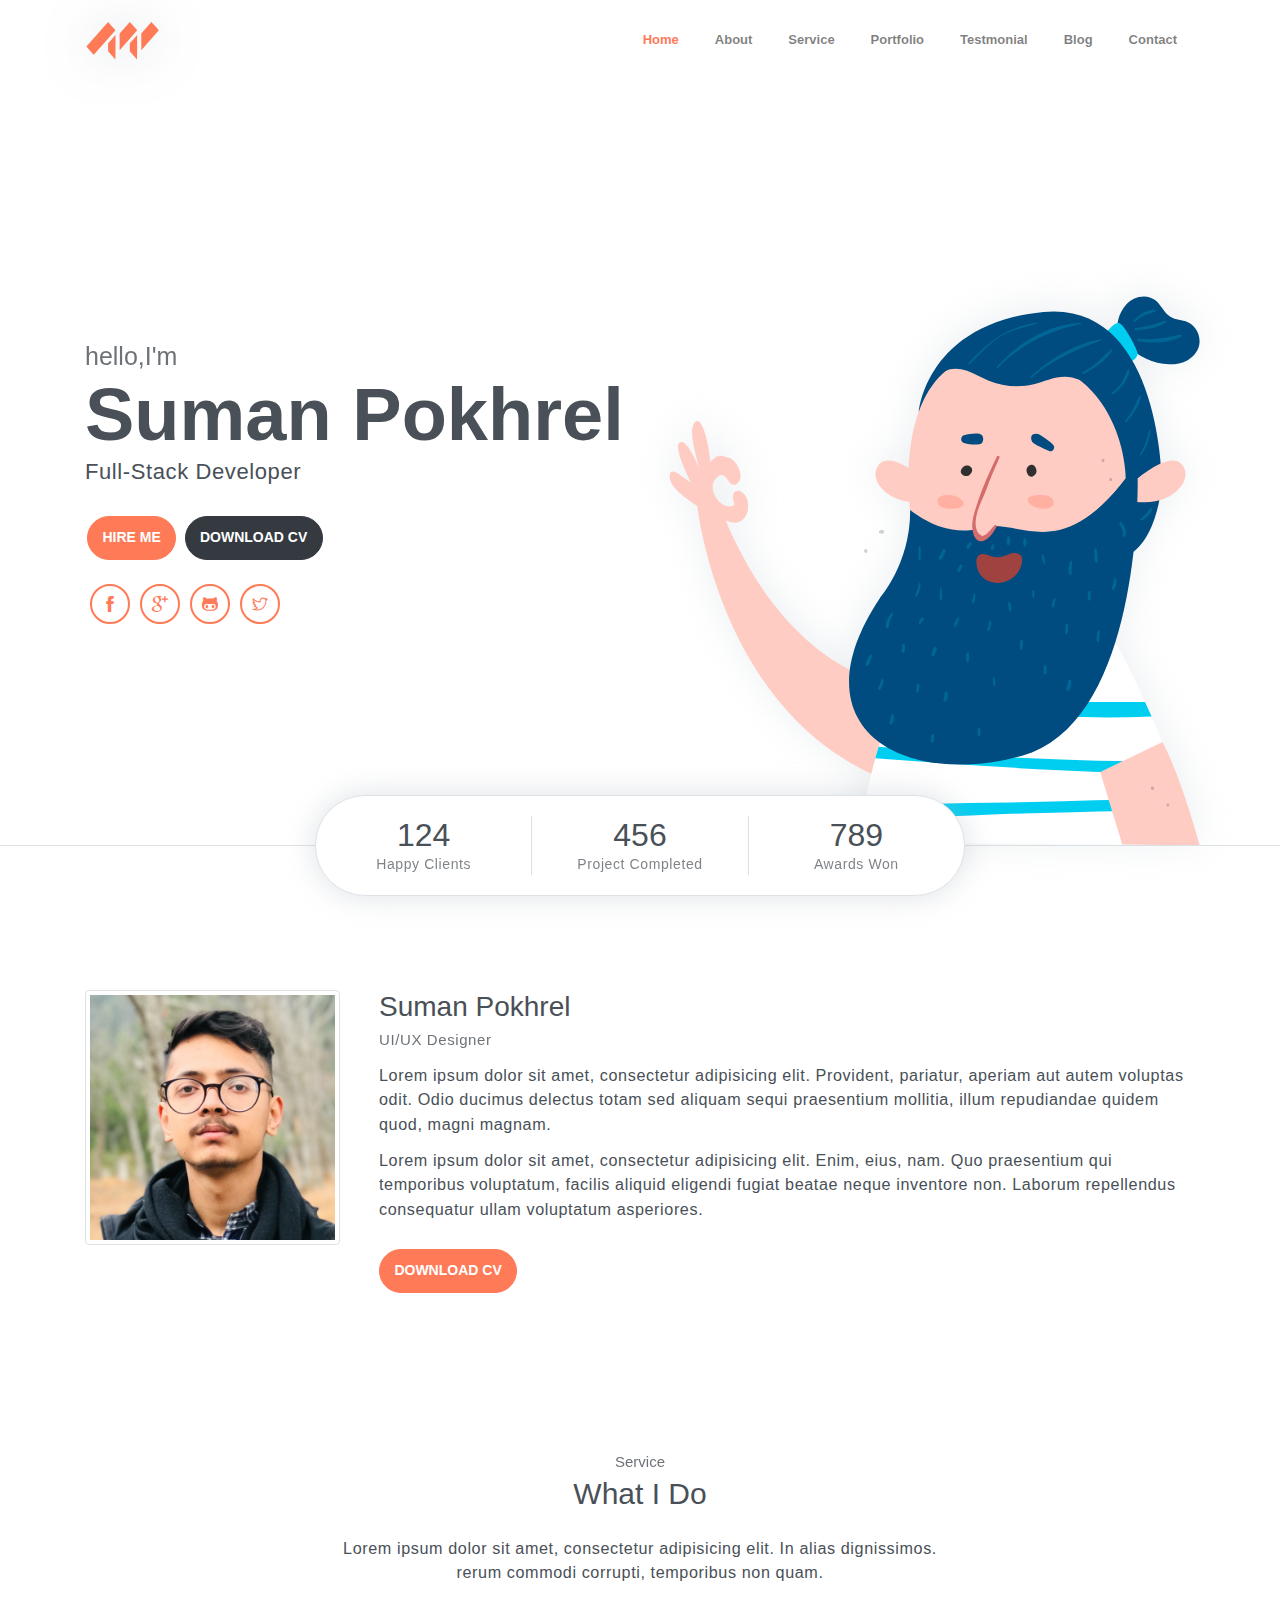
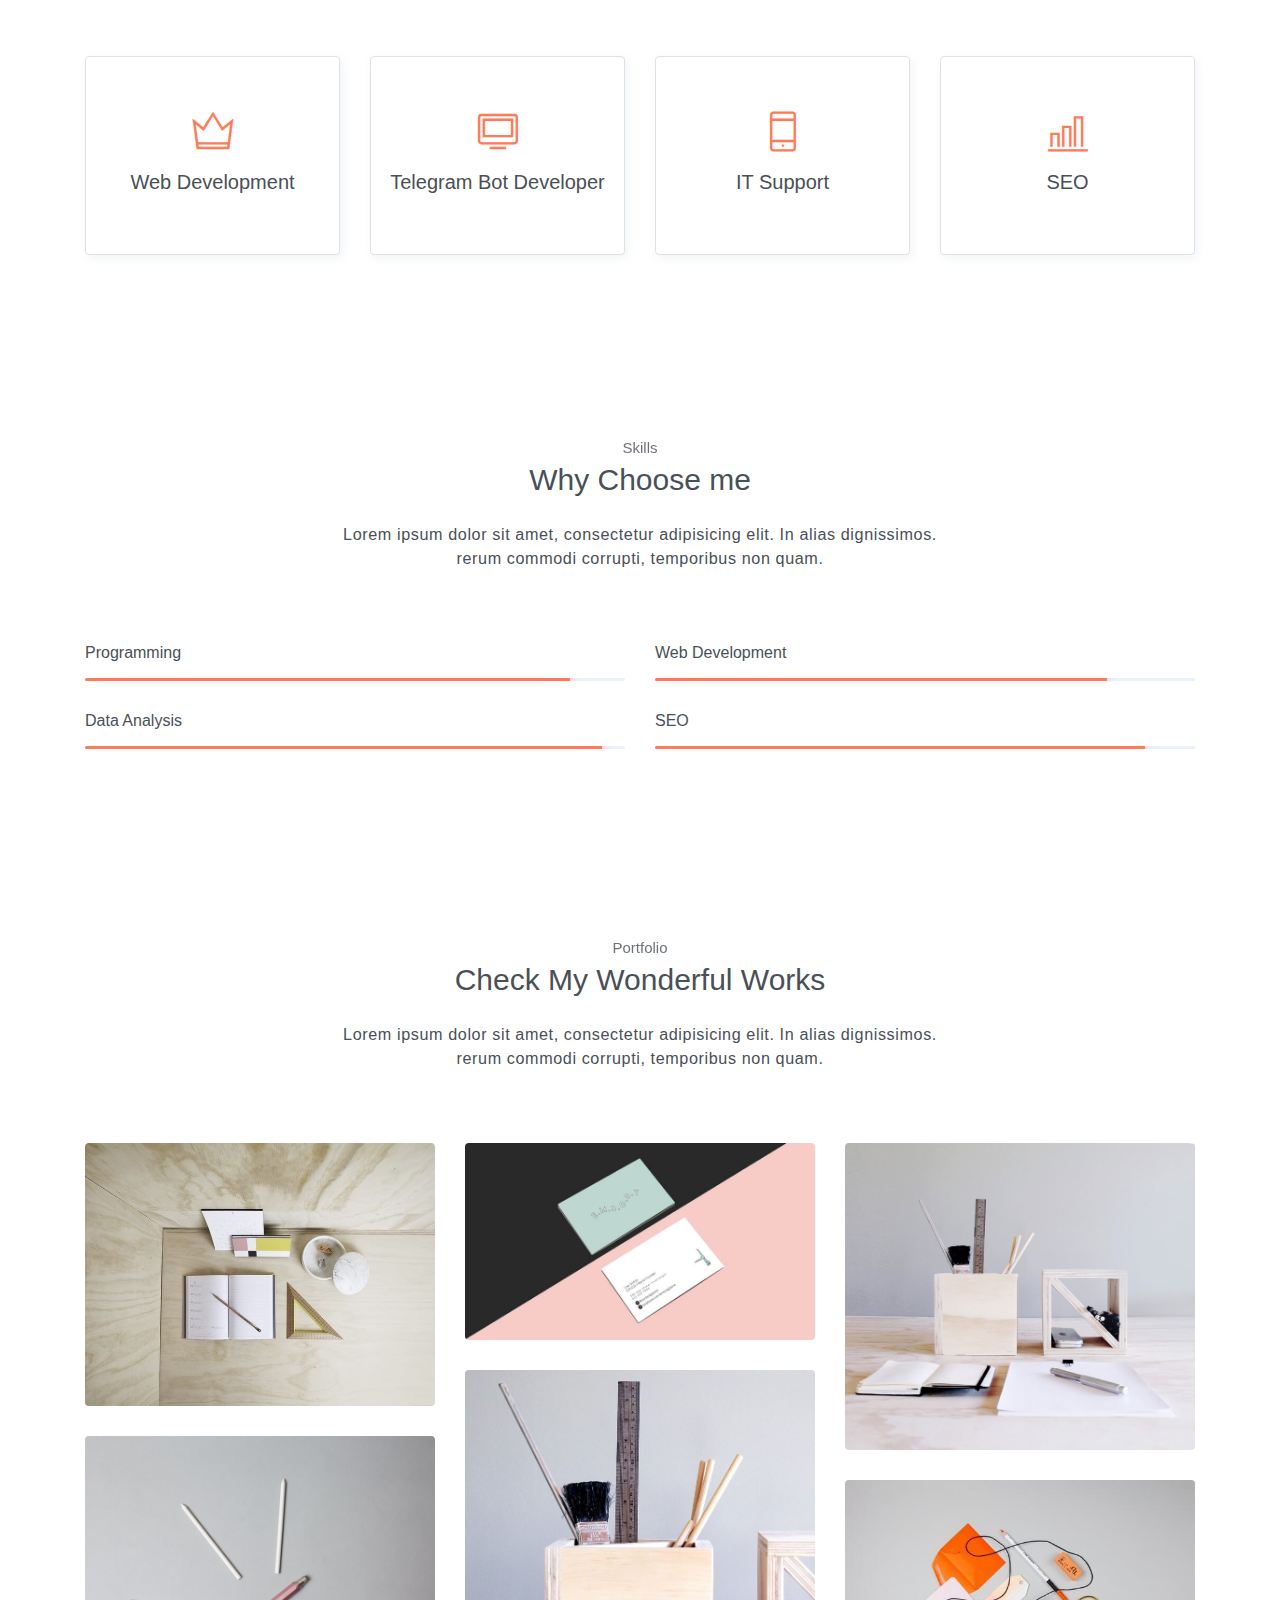
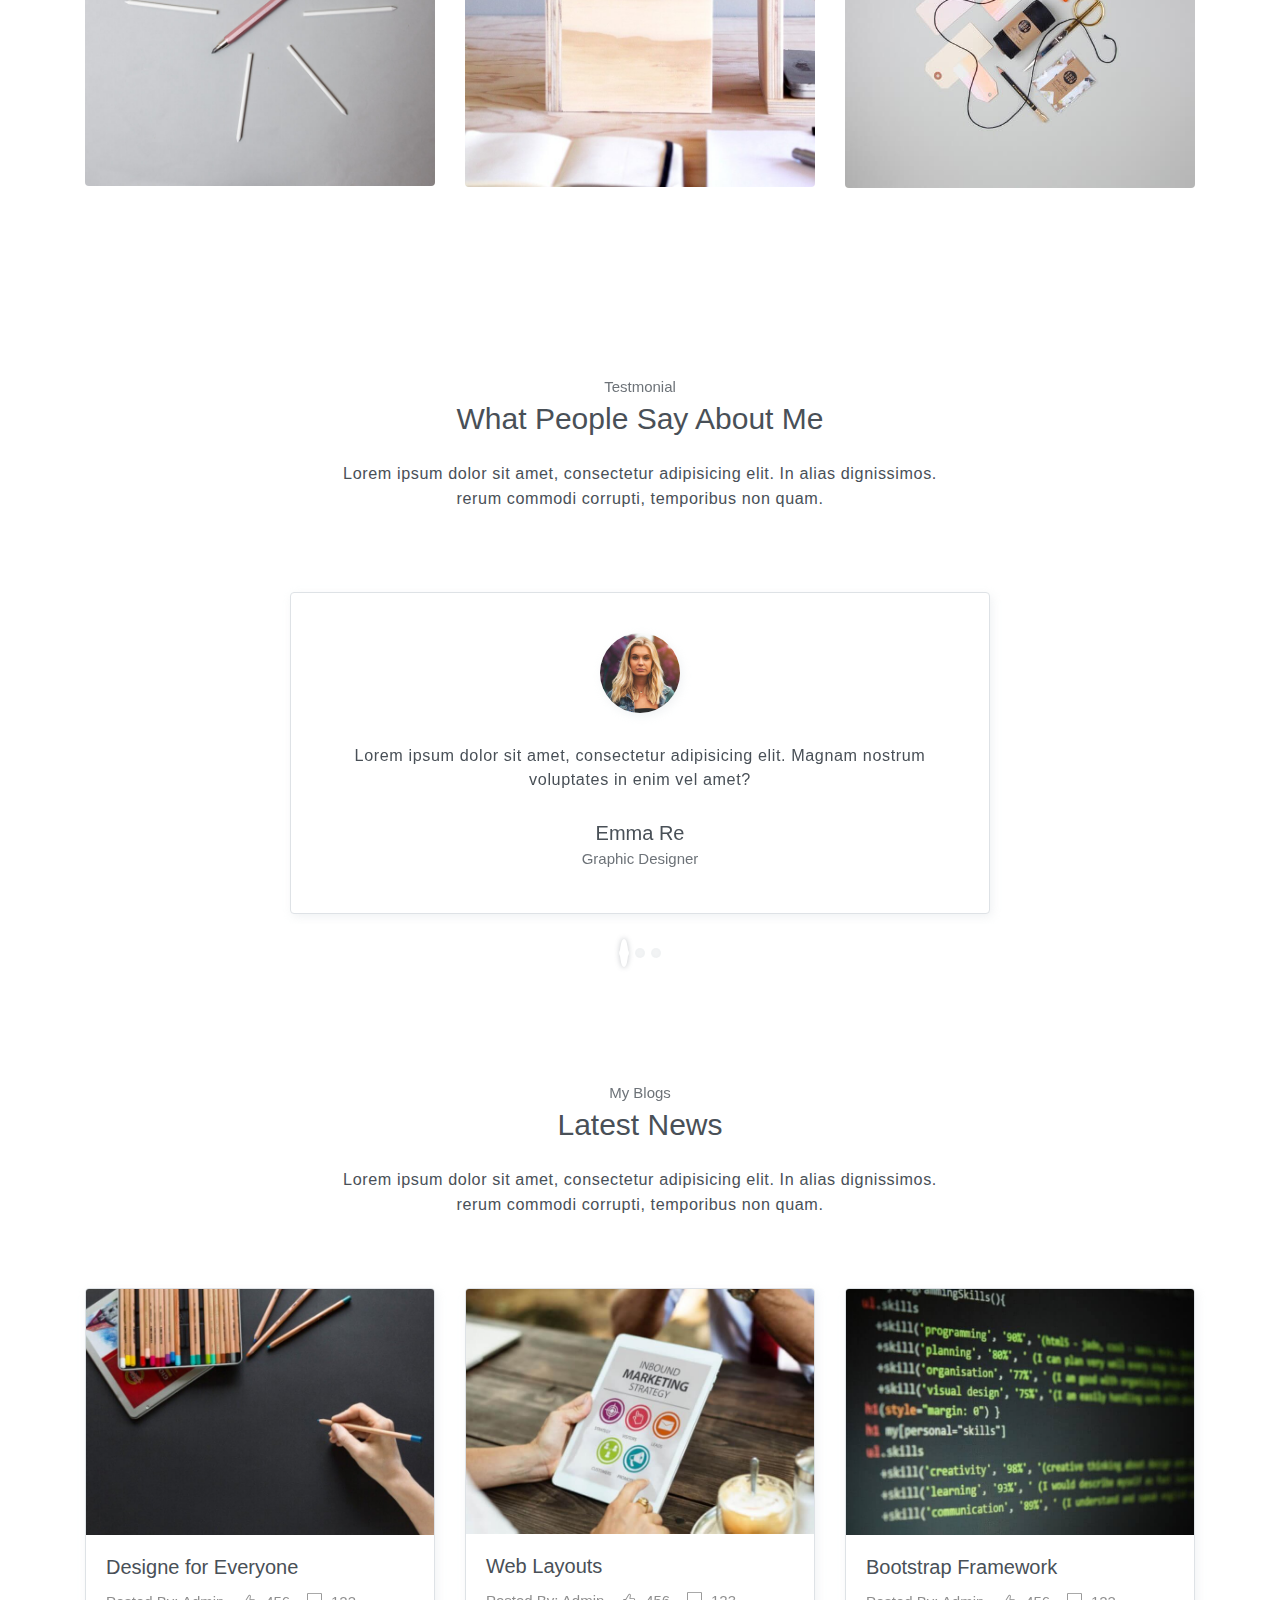
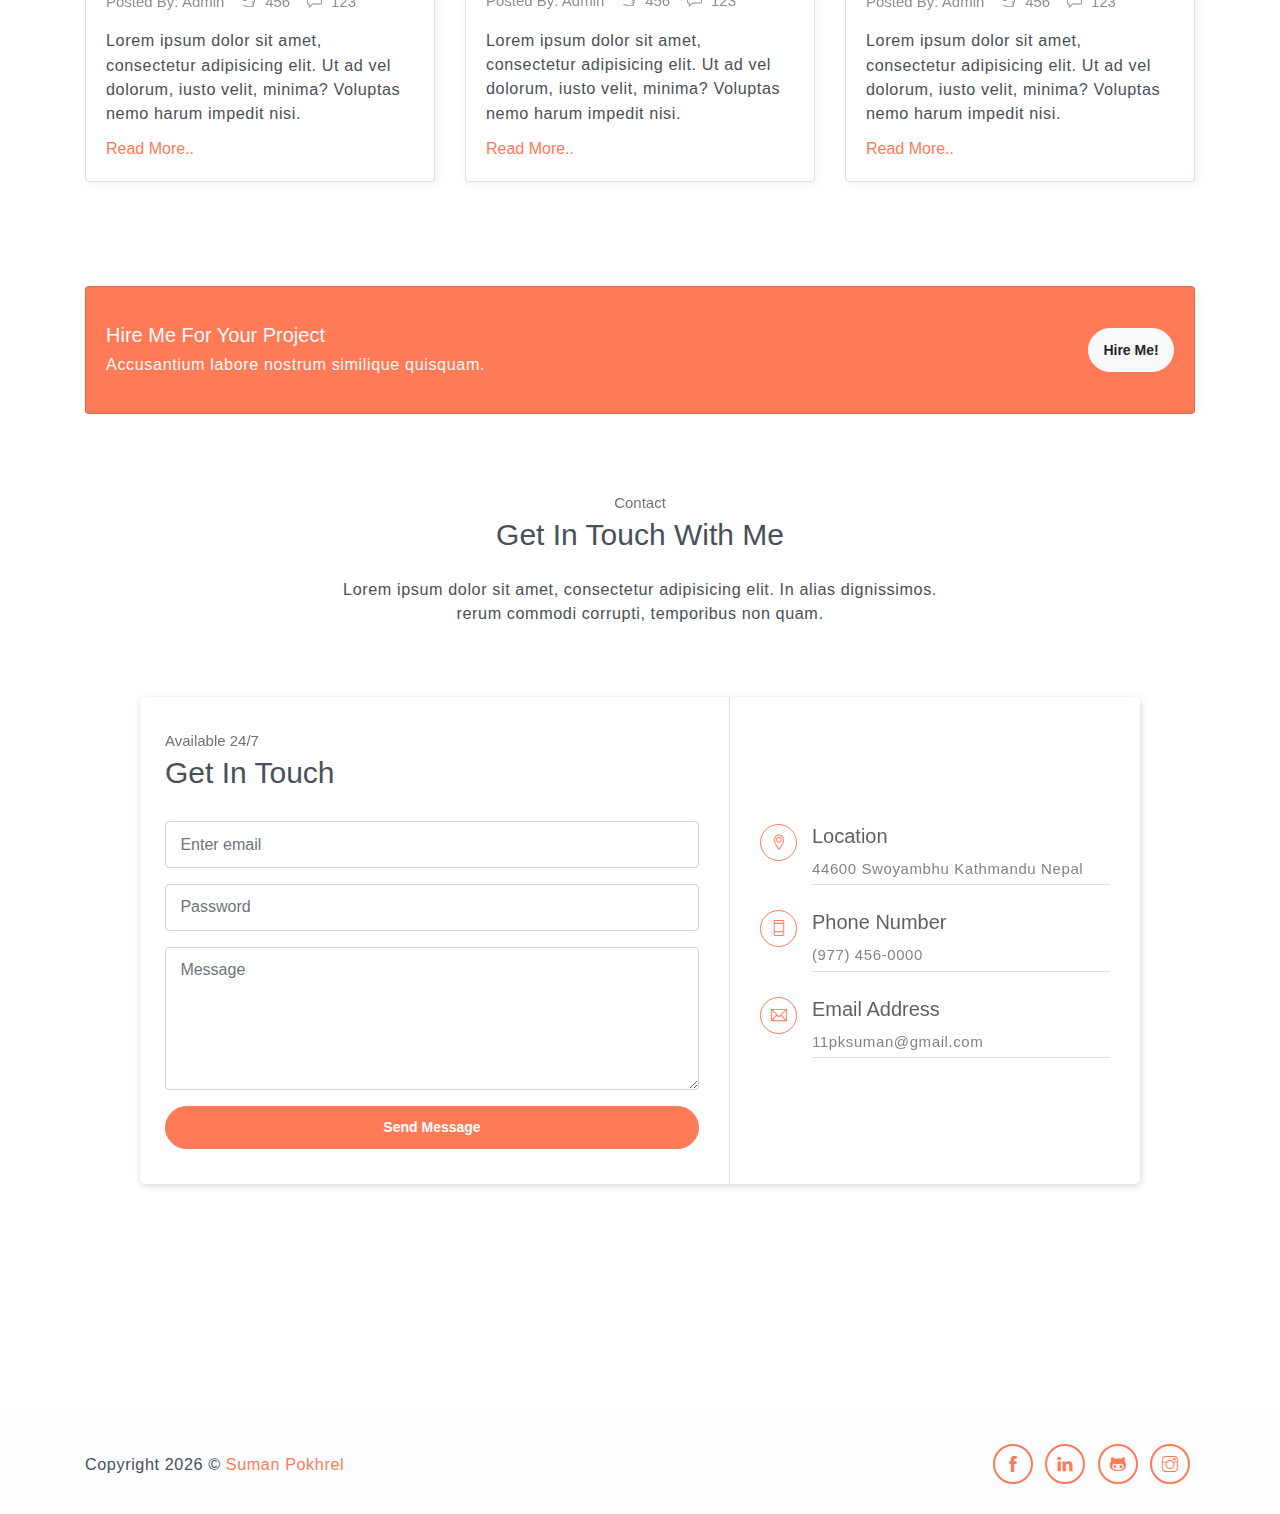
<file: public_html/index.html>
<!DOCTYPE html>
<html lang="en">
<head>
	<meta charset="utf-8">
    <meta name="viewport" content="width=device-width, initial-scale=1, shrink-to-fit=no">
    <meta name="description" content="Suman Pokhrel Blog and Portfolio">
    <meta name="author" content="Suman Pokhrel">
    <title>Suman Pokhrel</title>
    <!-- font icons -->
    <link rel="stylesheet" href="assets/vendors/themify-icons/css/themify-icons.css">
    <!-- Bootstrap + Suman main styles -->
	<link rel="stylesheet" href="assets/css/suman.css">
</head>
<body data-spy="scroll" data-target=".navbar" data-offset="40" id="home">

    <!-- Page navigation -->
    <nav class="navbar navbar-expand-lg navbar-light fixed-top" data-spy="affix" data-offset-top="0">
        <div class="container">
            <a class="navbar-brand" href="#"><img src="assets/imgs/logo.svg" alt=""></a>
            <button class="navbar-toggler" type="button" data-toggle="collapse" data-target="#navbarSupportedContent" aria-controls="navbarSupportedContent" aria-expanded="false" aria-label="Toggle navigation">
                <span class="navbar-toggler-icon"></span>
            </button>

            <div class="collapse navbar-collapse" id="navbarSupportedContent">
                <ul class="navbar-nav ml-auto align-items-center">
                    <li class="nav-item">
                        <a class="nav-link" href="#home">Home</a>
                    </li>
                    <li class="nav-item">
                        <a class="nav-link" href="#about">About</a>
                    </li>
                    <li class="nav-item">
                        <a class="nav-link" href="#service">Service</a>
                    </li>                   
                    <li class="nav-item">
                        <a class="nav-link" href="#portfolio">Portfolio</a>
                    </li>
                    <li class="nav-item">
                        <a class="nav-link" href="#testmonial">Testmonial</a>
                    </li>
                    <li class="nav-item">
                        <a class="nav-link" href="#blog">Blog</a>
                    </li>
                    <li class="nav-item">
                        <a class="nav-link" href="#contact">Contact</a>
                    </li>
                </ul>
            </div>
        </div>          
    </nav>
    <!-- End of page navibation -->

    <!-- Page Header -->
    <header class="header" id="home">
        <div class="container">
            <div class="infos">
                <h6 class="subtitle">hello,I'm</h6>
                <h6 class="title">Suman Pokhrel</h6>
                <p>Full-Stack Developer</p>

                <div class="buttons pt-3">
                    <button class="btn btn-primary rounded">HIRE ME</button>
                    <button class="btn btn-dark rounded">DOWNLOAD CV</button>
                </div>      

                <div class="socials mt-4">
                    <a class="social-item" href=""><i class="ti-facebook"></i></a>
                    <a class="social-item" href=""><i class="ti-google"></i></a>
                    <a class="social-item" href=""><i class="ti-github"></i></a>
                    <a class="social-item" href=""><i class="ti-twitter"></i></a>
                </div>
            </div>              
            <div class="img-holder">
                <img src="assets/imgs/man.svg" alt="">
            </div>      
        </div>  

        <!-- Header-widget -->
        <div class="widget">
            <div class="widget-item">
                <h2>124</h2>
                <p>Happy Clients</p>
            </div>
            <div class="widget-item">
                <h2>456</h2>
                <p>Project Completed</p>
            </div>
            <div class="widget-item">
                <h2>789</h2>
                <p>Awards Won</p>
            </div>
        </div>
    </header>
    <!-- End of Page Header -->
    
    <!-- About section -->
    <section id="about" class="section mt-3">
        <div class="container mt-5">
            <div class="row text-center text-md-left">
                <div class="col-md-3">
                    <img src="assets/imgs/avatar.jpg" alt="" class="img-thumbnail mb-4">
                </div>
                <div class="pl-md-4 col-md-9">
                    <h6 class="title">Suman Pokhrel</h6>
                    <p class="subtitle">UI/UX Designer</p>
                    <p>Lorem ipsum dolor sit amet, consectetur adipisicing elit. Provident, pariatur, aperiam aut autem voluptas odit. Odio ducimus delectus totam sed aliquam sequi praesentium mollitia, illum repudiandae quidem quod, magni magnam.</p>
                    <p>Lorem ipsum dolor sit amet, consectetur adipisicing elit. Enim, eius, nam. Quo praesentium qui temporibus voluptatum, facilis aliquid eligendi fugiat beatae neque inventore non. Laborum repellendus consequatur ullam voluptatum asperiores.</p>
                    <button class="btn btn-primary rounded mt-3">DOWNLOAD CV</button>                   
                </div>
            </div>
        </div>
    </section>

    <!-- Service section -->
    <section id="service" class="section">
        <div class="container text-center">
            <h6 class="subtitle">Service</h6>
            <h6 class="section-title mb-4">What I Do</h6>
            <p class="mb-5 pb-4">Lorem ipsum dolor sit amet, consectetur adipisicing elit. In alias dignissimos. <br> rerum commodi corrupti, temporibus non quam.</p>

            <div class="row">
                <div class="col-sm-6 col-md-3 mb-4">
                    <div class="custom-card card border">
                        <div class="card-body">
                            <i class="icon ti-crown"></i>
                            <h5>Web Development</h5>
                        </div>
                    </div>
                </div>
                <div class="col-sm-6 col-md-3 mb-4">
                    <div class="custom-card card border">
                        <div class="card-body">
                            <i class="icon ti-desktop"></i>
                            <h5>Telegram Bot Developer</h5>
                        </div>
                    </div>
                </div>
                <div class="col-sm-6 col-md-3 mb-4">
                    <div class="custom-card card border">
                        <div class="card-body">
                            <i class="icon ti-mobile"></i>
                            <h5>IT Support</h5>
                        </div>
                    </div>
                </div>
                <div class="col-sm-6 col-md-3 mb-4">
                    <div class="custom-card card border">
                        <div class="card-body">
                            <i class="icon ti-bar-chart"></i>
                            <h5>SEO</h5>
                        </div>
                    </div>
                </div>
            </div>
        </div>
    </section>
    <!-- End of Sectoin -->

    <!-- Skills section -->
    <section class="section">
        <div class="container text-center">
            <h6 class="subtitle">Skills</h6>
            <h6 class="section-title mb-4">Why Choose me</h6>
            <p class="mb-5 pb-4">Lorem ipsum dolor sit amet, consectetur adipisicing elit. In alias dignissimos. <br> rerum commodi corrupti, temporibus non quam.</p>

            <div class="row text-left">
                <div class="col-sm-6">
                    <h6 class="mb-3">Programming</h6>
                    <div class="progress">
                        <div class="progress-bar bg-primary" role="progressbar" style="width: 89%;" aria-valuenow="25" aria-valuemin="0" aria-valuemax="100"><span>89%</span></div>
                    </div>
                </div>
                <div class="col-sm-6">
                    <h6 class="mb-3">Web Development</h6>
                    <div class="progress">
                        <div class="progress-bar bg-primary" role="progressbar" style="width: 83%;" aria-valuenow="25" aria-valuemin="0" aria-valuemax="100"><span>83%</span></div>
                    </div>
                </div>
                <div class="col-sm-6">
                    <h6 class="mb-3">Data Analysis</h6>
                    <div class="progress">
                        <div class="progress-bar bg-primary" role="progressbar" style="width: 95%;" aria-valuenow="25" aria-valuemin="0" aria-valuemax="100"><span>95%</span></div>
                    </div>
                </div>
                <div class="col-sm-6">
                    <h6 class="mb-3">SEO</h6>
                    <div class="progress">
                        <div class="progress-bar bg-primary" role="progressbar" style="width: 90%;" aria-valuenow="25" aria-valuemin="0" aria-valuemax="100"><span>90%</span></div>
                    </div>
                </div>
            </div>  
        </div>
    </section>
    <!-- Portfolio section -->
    <section id="portfolio" class="section">
        <div class="container text-center">
            <h6 class="subtitle">Portfolio</h6>
            <h6 class="section-title mb-4">Check My Wonderful Works</h6>
            <p class="mb-5 pb-4">Lorem ipsum dolor sit amet, consectetur adipisicing elit. In alias dignissimos. <br> rerum commodi corrupti, temporibus non quam.</p>

            <div class="row">
                <div class="col-sm-4">
                    <div class="img-wrapper">
                        <img src="assets/imgs/folio-1.jpg" alt="">
                        <div class="overlay">
                            <div class="overlay-infos">
                                <h5>Project Title</h5>
                                <a href=""><i class="ti-zoom-in"></i></a>
                                <a href=""><i class="ti-link"></i></a>
                            </div>  
                        </div>
                    </div>
                    <div class="img-wrapper">
                        <img src="assets/imgs/folio-2.jpg" alt="">
                        <div class="overlay">
                            <div class="overlay-infos">
                                <h5>Project Title</h5>
                                <a href=""><i class="ti-zoom-in"></i></a>
                                <a href=""><i class="ti-link"></i></a>
                            </div>                              
                        </div>
                    </div>                  
                </div>
                <div class="col-sm-4">
                    <div class="img-wrapper">
                        <img src="assets/imgs/folio-3.jpg" alt="">
                        <div class="overlay">
                            <div class="overlay-infos">
                                <h5>Project Title</h5>
                                <a href=""><i class="ti-zoom-in"></i></a>
                                <a href=""><i class="ti-link"></i></a>
                            </div>  
                        </div>
                    </div>
                    <div class="img-wrapper">
                        <img src="assets/imgs/folio-4.jpg" alt="">
                        <div class="overlay">
                            <div class="overlay-infos">
                                <h5>Project Title</h5>
                                <a href=""><i class="ti-zoom-in"></i></a>
                                <a href=""><i class="ti-link"></i></a>
                            </div>                              
                        </div>
                    </div>                  
                </div>
                <div class="col-sm-4">
                    <div class="img-wrapper">
                        <img src="assets/imgs/folio-5.jpg" alt="">
                        <div class="overlay">
                            <div class="overlay-infos">
                                <h5>Project Title</h5>
                                <a href=""><i class="ti-zoom-in"></i></a>
                                <a href=""><i class="ti-link"></i></a>
                            </div>  
                        </div>
                    </div>
                    <div class="img-wrapper">
                        <img src="assets/imgs/folio-6.jpg" alt="">
                        <div class="overlay">
                            <div class="overlay-infos">
                                <h5>Project Title</h5>
                                <a href=""><i class="ti-zoom-in"></i></a>
                                <a href=""><i class="ti-link"></i></a>
                            </div>                              
                        </div>
                    </div>                  
                </div>
            </div>

        </div>
    </section>
    <!-- End of portfolio section -->

    <!-- Testmonial Section -->
    <section id="testmonial" class="section">
        <div class="container text-center">
            <h6 class="subtitle">Testmonial</h6>
            <h6 class="section-title mb-4">What People Say About Me</h6>
            <p class="mb-5 pb-4">Lorem ipsum dolor sit amet, consectetur adipisicing elit. In alias dignissimos. <br> rerum commodi corrupti, temporibus non quam.</p>


            <div id="carouselExampleIndicators" class="carousel slide" data-ride="carousel">
                <ol class="carousel-indicators">
                    <li data-target="#carouselExampleIndicators" data-slide-to="0" class="active"></li>
                    <li data-target="#carouselExampleIndicators" data-slide-to="1"></li>
                    <li data-target="#carouselExampleIndicators" data-slide-to="2"></li>
                </ol>
                <div class="carousel-inner">
                    <div class="carousel-item active">
                        <div class="card testmonial-card border">
                            <div class="card-body">
                                <img src="assets/imgs/avatar-1.jpg" alt="">
                                <p>Lorem ipsum dolor sit amet, consectetur adipisicing elit. Magnam nostrum voluptates in enim vel amet?</p>
                                <h1 class="title">Emma Re</h1>
                                <h1 class="subtitle">Graphic Designer</h1>
                            </div>
                        </div>
                    </div>
                    <div class="carousel-item">
                        <div class="card testmonial-card border">
                            <div class="card-body">
                                <img src="assets/imgs/avatar-2.jpg" alt="">
                                <p>Lorem ipsum dolor sit amet, consectetur adipisicing elit. Magnam nostrum voluptates in enim vel amet?</p>
                                <h1 class="title">James Bert</h1>
                                <h1 class="subtitle">Web Designer</h1>
                            </div>
                        </div>
                    </div>
                    <div class="carousel-item">
                        <div class="card testmonial-card border">
                            <div class="card-body">
                                <img src="assets/imgs/avatar-3.jpg" alt="">
                                <p>Lorem ipsum dolor sit amet, consectetur adipisicing elit. Magnam nostrum voluptates in enim vel amet?</p>
                                <h1 class="title">Michael Abra</h1>
                                <h1 class="subtitle">Web Developer</h1>
                            </div>
                        </div>
                    </div>
                </div>
            </div>
        </div>
    </section>
    <!-- End of testmonial section -->

    <!-- Blog Section -->
    <section id="blog" class="section">
        <div class="container text-center">
            <h6 class="subtitle">My Blogs</h6>
            <h6 class="section-title mb-4">Latest News</h6>
            <p class="mb-5 pb-4">Lorem ipsum dolor sit amet, consectetur adipisicing elit. In alias dignissimos. <br> rerum commodi corrupti, temporibus non quam.</p>

            <div class="row text-left">
                <div class="col-md-4">
                    <div class="card border mb-4">
                        <img src="assets/imgs/blog-1.jpg" alt="" class="card-img-top w-100">
                        <div class="card-body">
                            <h5 class="card-title">Designe for Everyone</h5>
                            <div class="post-details">
                                <a href="">Posted By: Admin</a>
                                <a href=""><i class="ti-thumb-up"></i> 456</a>
                                <a href=""><i class="ti-comment"></i> 123</a>
                            </div>
                            <p>Lorem ipsum dolor sit amet, consectetur adipisicing elit. Ut ad vel dolorum, iusto velit, minima? Voluptas nemo harum impedit nisi.</p>
                            <a href="">Read More..</a>
                        </div>
                    </div>
                </div>
                <div class="col-md-4">
                    <div class="card border mb-4">
                        <img src="assets/imgs/blog-2.jpg" alt="" class="card-img-top w-100">
                        <div class="card-body">
                            <h5 class="card-title">Web Layouts</h5>
                            <div class="post-details">
                                <a href="">Posted By: Admin</a>
                                <a href=""><i class="ti-thumb-up"></i> 456</a>
                                <a href=""><i class="ti-comment"></i> 123</a>
                            </div>
                            <p>Lorem ipsum dolor sit amet, consectetur adipisicing elit. Ut ad vel dolorum, iusto velit, minima? Voluptas nemo harum impedit nisi.</p>
                            <a href="">Read More..</a>
                        </div>
                    </div>
                </div>
                <div class="col-md-4">
                    <div class="card border mb-4">
                        <img src="assets/imgs/blog-3.jpg" alt="" class="card-img-top w-100">
                        <div class="card-body">
                            <h5 class="card-title">Bootstrap Framework</h5>
                            <div class="post-details">
                                <a href="">Posted By: Admin</a>
                                <a href=""><i class="ti-thumb-up"></i> 456</a>
                                <a href=""><i class="ti-comment"></i> 123</a>
                            </div>
                            <p>Lorem ipsum dolor sit amet, consectetur adipisicing elit. Ut ad vel dolorum, iusto velit, minima? Voluptas nemo harum impedit nisi.</p>
                            <a href="">Read More..</a>
                        </div>
                    </div>
                </div>
            </div>
        </div>
    </section>

    <!-- Hire me section -->
    <section class="bg-gray p-0 section">
        <div class="container">
            <div class="card bg-primary">
                <div class="card-body text-light">
                    <div class="row align-items-center">
                        <div class="col-sm-9 text-center text-sm-left">
                            <h5 class="mt-3">Hire Me For Your Project</h5>
                            <p class="mb-3">Accusantium labore nostrum similique quisquam.</p>
                        </div>
                        <div class="col-sm-3 text-center text-sm-right">
                            <button class="btn btn-light rounded">Hire Me!</button>
                        </div>
                    </div>
                </div> 
            </div>
        </div>
    </section>      
    <!-- End od Hire me section. -->

    <!-- Contact Section -->
    <section id="contact" class="position-relative section">
        <div class="container text-center">
            <h6 class="subtitle">Contact</h6>
            <h6 class="section-title mb-4">Get In Touch With Me</h6>
            <p class="mb-5 pb-4">Lorem ipsum dolor sit amet, consectetur adipisicing elit. In alias dignissimos. <br> rerum commodi corrupti, temporibus non quam.</p>

            <div class="contact text-left">
                <div class="form">
                    <h6 class="subtitle">Available 24/7</h6>
                    <h6 class="section-title mb-4">Get In Touch</h6>
                    <form>
                        <div class="form-group">
                            <input type="email" class="form-control" id="exampleInputEmail1" aria-describedby="emailHelp" placeholder="Enter email" required>
                        </div>
                        <div class="form-group">
                            <input type="password" class="form-control" id="exampleInputPassword1" placeholder="Password" required>
                        </div>
                        <div class="form-group">
                            <textarea name="contact-message" id="" cols="30" rows="5" class="form-control" placeholder="Message"></textarea>
                        </div>
                        <button type="submit" class="btn btn-primary btn-block rounded w-lg">Send Message</button>
                    </form>
                </div>
                <div class="contact-infos">
                    <div class="item">
                        <i class="ti-location-pin"></i>
                        <div class="">
                            <h5>Location</h5>
                            <p> 44600 Swoyambhu Kathmandu Nepal</p>
                        </div>                          
                    </div>
                    <div class="item">
                        <i class="ti-mobile"></i>
                        <div>
                            <h5>Phone Number</h5>
                            <p>(977) 456-0000</p>
                        </div>                          
                    </div>
                    <div class="item">
                        <i class="ti-email"></i>
                        <div class="mb-0">
                            <h5>Email Address</h5>
                            <p>11pksuman@gmail.com</p>
                        </div>
                    </div>
                </div>                  
            </div>
        </div>  
        <div id="map">
            <iframe src="https://www.google.com/maps/embed?pb=!1m18!1m12!1m3!1d220.7579983679913!2d85.28228853410711!3d27.71333475318029!2m3!1f0!2f0!3f0!3m2!1i1024!2i768!4f13.1!3m3!1m2!1s0x39eb18857c4c74a7%3A0xce5a8a3cd8d5d41!2sP77J%2B9X6%2C%20Swayambhu%20Cir%20Rd%2C%20Kathmandu%2044600%2C%20Nepal
            !5e0!3m2!1sen!2sus!4v1692433879488!5m2!1sen!2sus" width="600" height="250"  allowfullscreen="no" loading="lazy" referrerpolicy="no-referrer-when-downgrade"></iframe>
        </div>      
    </section>
    <!-- End of Contact Section -->

    <!-- Page Footer -->
    <footer class="page-footer">
        <div class="container">
            <div class="row align-items-center">
                <div class="col-sm-6">
                    <p>Copyright <script>document.write(new Date().getFullYear())</script> &copy; <a href="https://suman-pokhrel.com.np" target="_blank">Suman Pokhrel</a></p>
                </div>
                <div class="col-sm-6">
                    <div class="socials">
                        <a class="social-item" href="https://www.facebook.com/11pok"><i class="ti-facebook"></i></a>
                        <a class="social-item" href="https://www.linkedin.com/in/suman-pokhrel-69576320a/"><i class="ti-linkedin"></i></a>
                        <a class="social-item" href="https://github.com/sumanpokhrel-11"><i class="ti-github"></i></a>
                        <a class="social-item" href="https://www.instagram.com/sumanpokhrel_/"><i class="ti-instagram"></i></a>
                    </div>
                </div>
            </div>
        </div>
    </footer> 
    <!-- End of page footer -->
	
	<!-- core  -->
    <script src="assets/vendors/jquery/jquery-3.4.1.js"></script>
    <script src="assets/vendors/bootstrap/bootstrap.bundle.js"></script>
    <!-- bootstrap 3 affix -->
	<script src="assets/vendors/bootstrap/bootstrap.affix.js"></script>

    <!-- suman js -->
    <script src="assets/js/suman.js"></script>

</body>
</html>
</file>
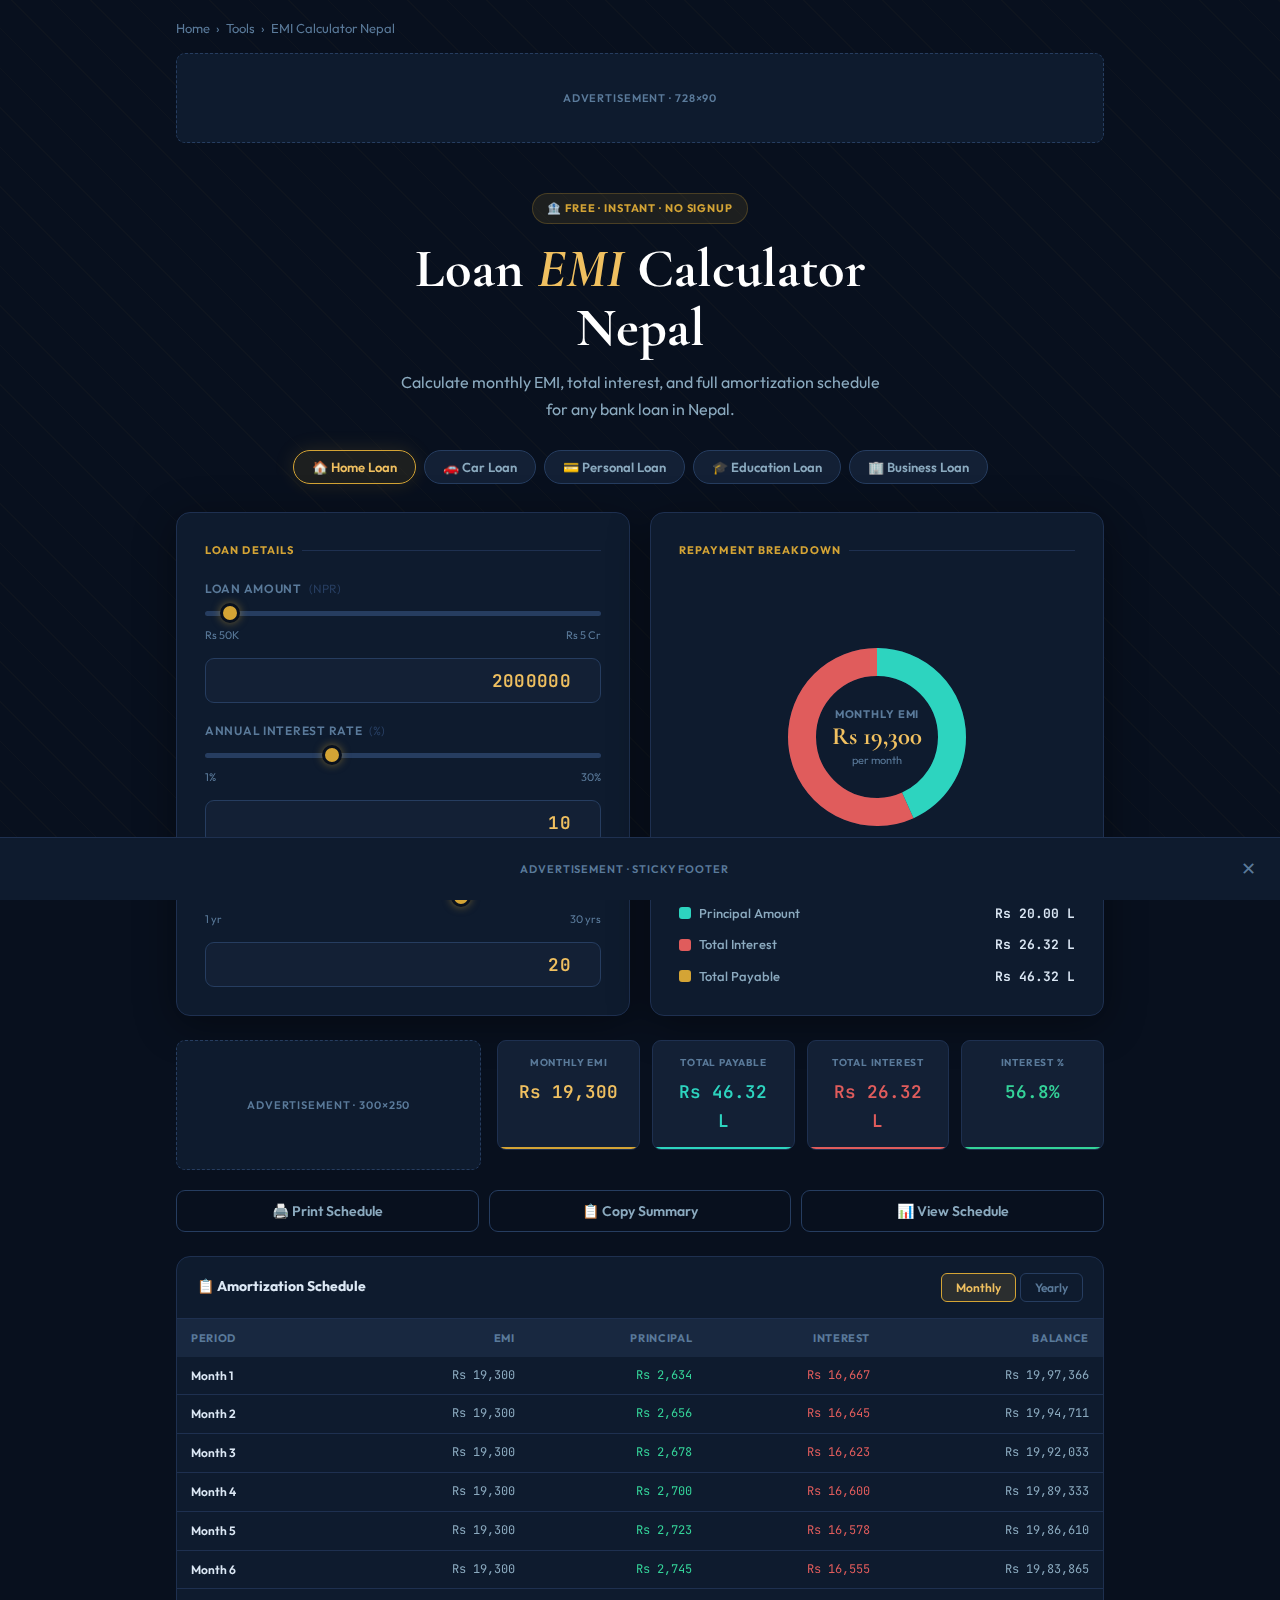
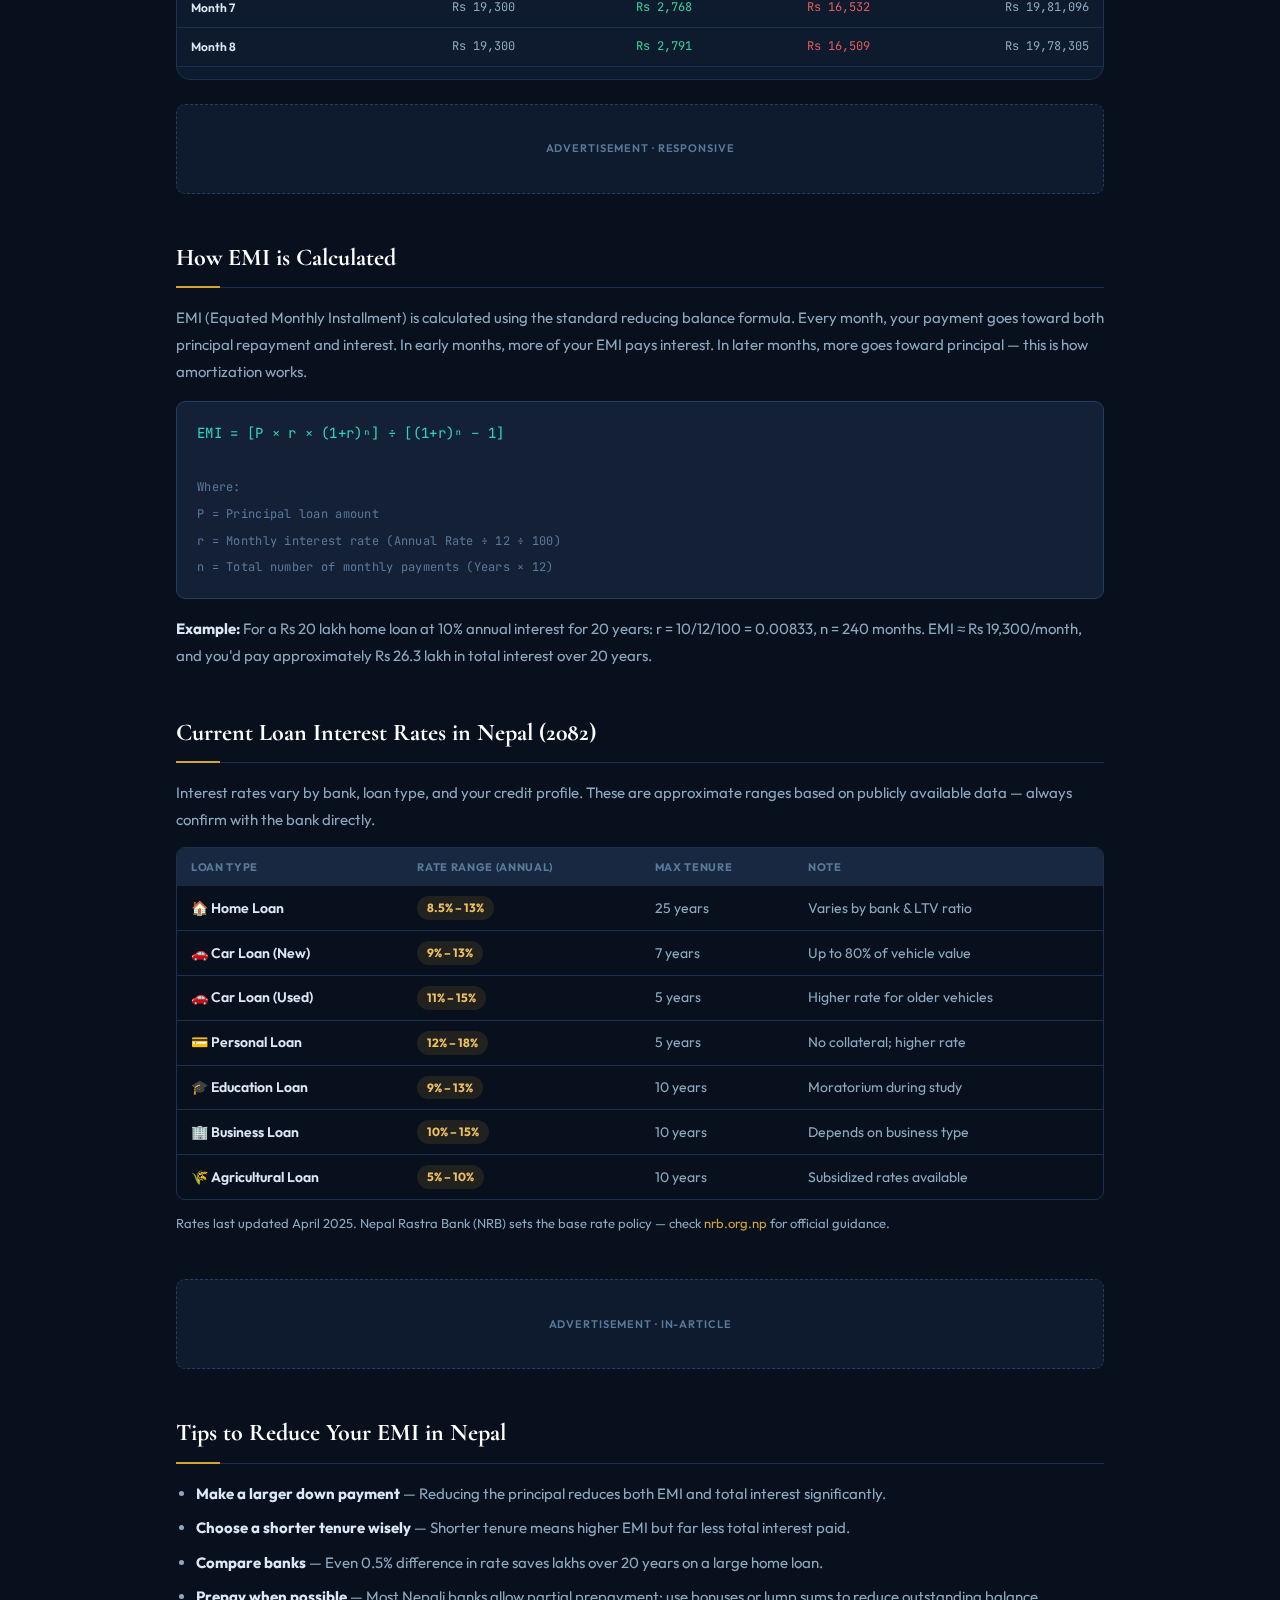
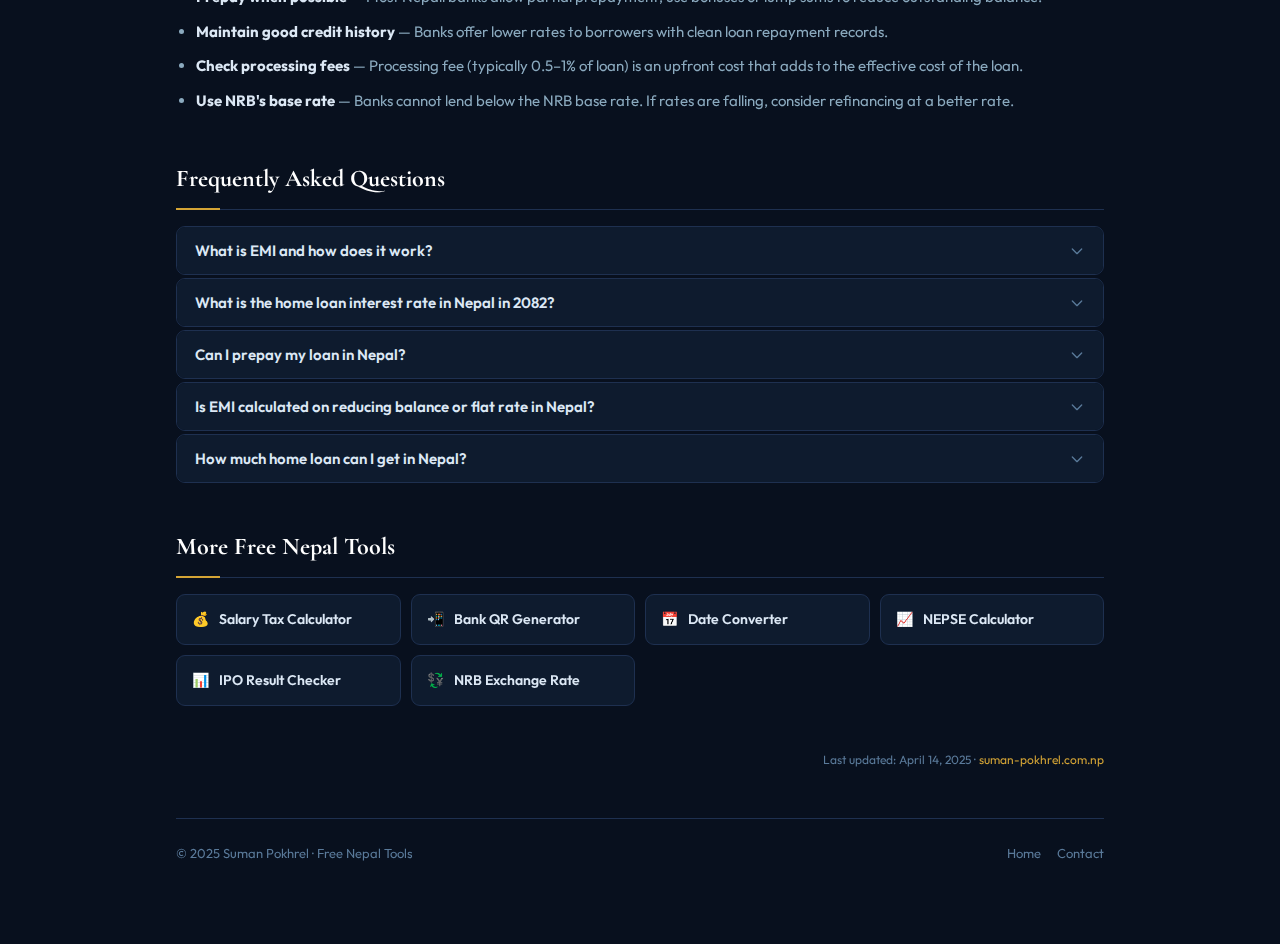
<file: emi-calculator.html>
<!DOCTYPE html>
<html lang="en">
<head>
  <meta charset="UTF-8" />
  <meta name="viewport" content="width=device-width, initial-scale=1.0" />

  <!-- ══ SEO ══ -->
  <title>EMI Calculator Nepal – Home Loan, Car Loan, Personal Loan | Free 2082</title>
  <meta name="description" content="Free EMI calculator Nepal. Calculate monthly EMI for home loan, car loan, personal loan, education loan. Get full amortization schedule, total interest, and repayment breakdown instantly." />
  <meta name="keywords" content="emi calculator nepal, home loan emi calculator nepal, car loan calculator nepal, personal loan emi nepal, bank loan calculator nepal, loan calculator nepal 2082, emi calculator" />
  <link rel="canonical" href="https://suman-pokhrel.com.np/emi-calculator.html" />
  <meta name="robots" content="index, follow" />
  <meta property="og:title" content="EMI Calculator Nepal – Home, Car & Personal Loans" />
  <meta property="og:description" content="Calculate monthly loan EMI, total interest, and full repayment schedule for any Nepali bank loan. Free and instant." />
  <meta property="og:type" content="website" />
  <meta property="og:url" content="https://suman-pokhrel.com.np/emi-calculator.html" />
  <meta name="twitter:card" content="summary_large_image" />

  <!-- ══ SCHEMA ══ -->
  <script type="application/ld+json">
  {"@context":"https://schema.org","@graph":[
    {"@type":"WebApplication",
     "name":"EMI Calculator Nepal",
     "url":"https://suman-pokhrel.com.np/emi-calculator.html",
     "description":"Free online EMI calculator for Nepal. Calculate monthly EMI, total interest payable, and full amortization schedule for home loans, car loans, and personal loans from Nepali banks.",
     "applicationCategory":"FinanceApplication",
     "operatingSystem":"Any",
     "offers":{"@type":"Offer","price":"0","priceCurrency":"NPR"},
     "author":{"@type":"Person","name":"Suman Pokhrel","url":"https://suman-pokhrel.com.np"}},
    {"@type":"FAQPage","mainEntity":[
      {"@type":"Question","name":"What is EMI?",
       "acceptedAnswer":{"@type":"Answer","text":"EMI (Equated Monthly Installment) is the fixed monthly payment you make to repay a loan. It includes both the principal amount and the interest, calculated so the loan is fully repaid over the tenure."}},
      {"@type":"Question","name":"What is the home loan interest rate in Nepal 2082?",
       "acceptedAnswer":{"@type":"Answer","text":"Home loan interest rates in Nepal currently range from about 8.5% to 13% per annum depending on the bank, loan amount, and your credit profile. NRB sets the base rate that banks must follow."}},
      {"@type":"Question","name":"How is EMI calculated?",
       "acceptedAnswer":{"@type":"Answer","text":"EMI = [P × r × (1+r)^n] / [(1+r)^n - 1], where P is the principal loan amount, r is the monthly interest rate (annual rate ÷ 12 ÷ 100), and n is the number of monthly installments."}},
      {"@type":"Question","name":"What is the maximum home loan tenure in Nepal?",
       "acceptedAnswer":{"@type":"Answer","text":"Most Nepali banks offer home loans for up to 25 years (300 months). Some banks extend up to 30 years for younger borrowers. Car loans typically go up to 7 years and personal loans up to 5 years."}},
      {"@type":"Question","name":"Which banks offer the lowest EMI in Nepal?",
       "acceptedAnswer":{"@type":"Answer","text":"Rastriya Banijya Bank (RBB) and Nepal Bank Limited (NBL) government banks often have slightly lower base rates. Commercial banks like Nabil, NIC Asia, Global IME and others are competitive. Always compare the effective interest rate (EIR) including processing fees."}}
    ]},
    {"@type":"BreadcrumbList","itemListElement":[
      {"@type":"ListItem","position":1,"name":"Home","item":"https://suman-pokhrel.com.np/"},
      {"@type":"ListItem","position":2,"name":"Tools","item":"https://suman-pokhrel.com.np/#tools"},
      {"@type":"ListItem","position":3,"name":"EMI Calculator","item":"https://suman-pokhrel.com.np/emi-calculator.html"}
    ]}
  ]}
  </script>

  <!-- AdSense -->
  <!-- <script async src="https://pagead2.googlesyndication.com/pagead/js/adsbygoogle.js?client=ca-pub-XXXXXXXXXXXXXXXX" crossorigin="anonymous"></script> -->

  <!-- Fonts -->
  <link rel="preconnect" href="https://fonts.googleapis.com" />
  <link rel="preconnect" href="https://fonts.gstatic.com" crossorigin />
  <link href="https://fonts.googleapis.com/css2?family=Cormorant+Garamond:wght@600;700&family=Outfit:wght@400;500;600;700&family=JetBrains+Mono:wght@500;600&display=swap" rel="stylesheet" />

  <style>
    :root {
      --bg:       #08101e;
      --surface:  #0e1b2e;
      --card:     #132035;
      --card2:    #182840;
      --border:   #1e3050;
      --border2:  #263d60;
      --gold:     #d4a435;
      --gold2:    #f0c060;
      --teal:     #2dd4bf;
      --blue:     #4a90d9;
      --red:      #e05c5c;
      --green:    #34d399;
      --text:     #dce8f5;
      --muted:    #5a7a9a;
      --light:    #8baabf;
      --mono:     'JetBrains Mono', monospace;
      --serif:    'Cormorant Garamond', serif;
      --sans:     'Outfit', sans-serif;
      --r:        14px;
      --rs:       9px;
    }

    *, *::before, *::after { box-sizing: border-box; margin: 0; padding: 0; }
    html { scroll-behavior: smooth; }
    body {
      font-family: var(--sans);
      background: var(--bg);
      color: var(--text);
      min-height: 100vh;
      line-height: 1.65;
    }

    /* Diagonal stripe texture */
    body::before {
      content: '';
      position: fixed; inset: 0;
      background-image: repeating-linear-gradient(
        45deg,
        rgba(212,164,53,.03) 0px,
        rgba(212,164,53,.03) 1px,
        transparent 1px,
        transparent 28px
      );
      pointer-events: none; z-index: 0;
    }

    .wrap { position: relative; z-index: 1; max-width: 960px; margin: 0 auto; padding: 0 16px 80px; }
    a { color: var(--gold); text-decoration: none; }
    a:hover { text-decoration: underline; }

    /* ── AD SLOTS ── */
    .ad-slot {
      background: var(--surface); border: 1px dashed var(--border2);
      border-radius: var(--rs);
      display: flex; align-items: center; justify-content: center;
      color: var(--muted); font-size: 11px; letter-spacing: .08em;
      text-transform: uppercase; font-weight: 600;
    }
    .ad-leader  { min-height: 90px; margin: 14px 0; }
    .ad-post    { min-height: 90px; margin: 24px 0; }
    .ad-inline  { min-height: 90px; margin: 32px 0; }

    /* ── BREADCRUMB ── */
    .breadcrumb { padding: 18px 0 0; font-size: 13px; color: var(--muted); display: flex; align-items: center; gap: 6px; flex-wrap: wrap; }
    .breadcrumb a { color: var(--muted); }

    /* ── HERO ── */
    .hero { padding: 36px 0 28px; text-align: center; }
    .hero-badge {
      display: inline-flex; align-items: center; gap: 7px;
      background: rgba(212,164,53,.1); border: 1px solid rgba(212,164,53,.25);
      color: var(--gold); font-size: 11px; font-weight: 700;
      letter-spacing: .08em; text-transform: uppercase;
      padding: 5px 14px; border-radius: 100px; margin-bottom: 16px;
    }
    .hero h1 {
      font-family: var(--serif);
      font-size: clamp(2rem, 6vw, 3.4rem);
      font-weight: 700; line-height: 1.1; color: #fff; margin-bottom: 10px;
    }
    .hero h1 em { font-style: italic; color: var(--gold2); }
    .hero p { font-size: 1rem; color: var(--light); max-width: 480px; margin: 0 auto; }

    /* ── LOAN TYPE PRESETS ── */
    .presets {
      display: flex; gap: 8px; flex-wrap: wrap;
      justify-content: center; margin-bottom: 28px;
    }
    .preset-btn {
      padding: 8px 18px;
      background: var(--card); border: 1.5px solid var(--border2);
      border-radius: 100px; color: var(--light);
      font-family: var(--sans); font-size: 13px; font-weight: 600;
      cursor: pointer; transition: all .2s;
      display: flex; align-items: center; gap: 6px;
    }
    .preset-btn:hover, .preset-btn.active {
      border-color: var(--gold); color: var(--gold2);
      background: rgba(212,164,53,.1);
      box-shadow: 0 0 20px rgba(212,164,53,.15);
    }

    /* ── MAIN GRID ── */
    .main-grid {
      display: grid;
      grid-template-columns: 1fr 1fr;
      gap: 20px;
      margin-bottom: 24px;
    }
    @media(max-width: 720px) { .main-grid { grid-template-columns: 1fr; } }

    /* ── FORM CARD ── */
    .form-card {
      background: var(--surface); border: 1px solid var(--border);
      border-radius: var(--r); padding: 28px;
      box-shadow: 0 8px 40px rgba(0,0,0,.4);
    }

    .card-label {
      font-size: 11px; font-weight: 700; text-transform: uppercase;
      letter-spacing: .1em; color: var(--gold); margin-bottom: 20px;
      display: flex; align-items: center; gap: 8px;
    }
    .card-label::after { content: ''; flex: 1; height: 1px; background: var(--border); }

    .field { display: flex; flex-direction: column; gap: 6px; margin-bottom: 18px; }
    .field:last-of-type { margin-bottom: 0; }
    .field label { font-size: 12px; font-weight: 600; color: var(--muted); text-transform: uppercase; letter-spacing: .06em; }
    .field label .sub { font-weight: 400; color: var(--border2); text-transform: none; letter-spacing: 0; margin-left: 4px; }

    .slider-wrap { position: relative; }
    .field input[type=range] {
      -webkit-appearance: none;
      width: 100%; height: 5px;
      background: var(--border2); border-radius: 100px;
      outline: none; cursor: pointer; margin-top: 6px;
    }
    .field input[type=range]::-webkit-slider-thumb {
      -webkit-appearance: none;
      width: 20px; height: 20px; border-radius: 50%;
      background: var(--gold); border: 3px solid var(--bg);
      box-shadow: 0 0 8px rgba(212,164,53,.5);
      cursor: pointer; transition: transform .15s;
    }
    .field input[type=range]::-webkit-slider-thumb:hover { transform: scale(1.2); }

    .range-labels { display: flex; justify-content: space-between; font-size: 11px; color: var(--muted); margin-top: 4px; }

    .value-display {
      background: var(--card); border: 1.5px solid var(--border2);
      border-radius: var(--rs); padding: 10px 14px;
      font-family: var(--mono); font-size: 1.1rem; font-weight: 600;
      color: var(--gold2); text-align: right; width: 100%;
      margin-top: 8px; letter-spacing: .02em;
    }

    /* ── DONUT CHART CARD ── */
    .chart-card {
      background: var(--surface); border: 1px solid var(--border);
      border-radius: var(--r); padding: 28px;
      box-shadow: 0 8px 40px rgba(0,0,0,.4);
      display: flex; flex-direction: column; align-items: center;
      justify-content: space-between;
    }

    .donut-wrap {
      position: relative; width: 200px; height: 200px;
      margin: 16px auto;
    }
    .donut-svg { transform: rotate(-90deg); }
    .donut-center {
      position: absolute; inset: 0;
      display: flex; flex-direction: column;
      align-items: center; justify-content: center;
      pointer-events: none;
    }
    .donut-emi-label { font-size: 11px; font-weight: 700; color: var(--muted); text-transform: uppercase; letter-spacing: .08em; }
    .donut-emi-value {
      font-family: var(--serif); font-size: 1.55rem; font-weight: 700;
      color: var(--gold2); line-height: 1.1;
    }
    .donut-emi-sub { font-size: 11px; color: var(--muted); }

    .legend { display: flex; flex-direction: column; gap: 10px; width: 100%; margin-top: 8px; }
    .legend-item {
      display: flex; align-items: center; justify-content: space-between;
      font-size: 13px;
    }
    .legend-dot-wrap { display: flex; align-items: center; gap: 8px; }
    .legend-dot { width: 12px; height: 12px; border-radius: 3px; flex-shrink: 0; }
    .legend-key { color: var(--light); font-weight: 500; }
    .legend-val { font-family: var(--mono); font-weight: 600; color: var(--text); font-size: 13px; }

    /* ── SUMMARY ROW ── */
    .summary-strip {
      display: grid; grid-template-columns: repeat(4, 1fr);
      gap: 12px; margin-bottom: 20px;
    }
    @media(max-width: 600px) { .summary-strip { grid-template-columns: 1fr 1fr; } }

    .scard {
      background: var(--card); border: 1px solid var(--border);
      border-radius: var(--rs); padding: 14px 16px; text-align: center;
      position: relative; overflow: hidden;
    }
    .scard::before {
      content: ''; position: absolute; bottom: 0; left: 0; right: 0;
      height: 2px;
    }
    .scard.emi::before { background: var(--gold); }
    .scard.total::before { background: var(--teal); }
    .scard.interest::before { background: var(--red); }
    .scard.savings::before { background: var(--green); }
    .scard .sc-label { font-size: 10px; font-weight: 700; text-transform: uppercase; letter-spacing: .08em; color: var(--muted); margin-bottom: 5px; }
    .scard .sc-value { font-family: var(--mono); font-size: 1.1rem; font-weight: 600; }
    .scard.emi .sc-value { color: var(--gold2); }
    .scard.total .sc-value { color: var(--teal); }
    .scard.interest .sc-value { color: var(--red); }
    .scard.savings .sc-value { color: var(--green); }

    /* ── AMORTIZATION TABLE ── */
    .amort-card {
      background: var(--surface); border: 1px solid var(--border);
      border-radius: var(--r); overflow: hidden;
      margin-bottom: 20px;
    }
    .amort-header {
      padding: 16px 20px; display: flex;
      align-items: center; justify-content: space-between;
      border-bottom: 1px solid var(--border); flex-wrap: wrap; gap: 10px;
    }
    .amort-title { font-size: 14px; font-weight: 700; color: var(--text); }
    .view-toggle { display: flex; gap: 4px; }
    .vtbtn {
      padding: 6px 14px; border-radius: 6px;
      background: transparent; border: 1px solid var(--border2);
      color: var(--muted); font-family: var(--sans); font-size: 12px; font-weight: 600;
      cursor: pointer; transition: all .15s;
    }
    .vtbtn.active { background: rgba(212,164,53,.15); border-color: var(--gold); color: var(--gold2); }

    .amort-table-wrap { overflow-x: auto; max-height: 360px; overflow-y: auto; }
    .amort-table { width: 100%; border-collapse: collapse; font-size: 13px; }
    .amort-table th {
      background: var(--card2); color: var(--muted); text-align: right;
      padding: 10px 14px; font-size: 11px; text-transform: uppercase;
      letter-spacing: .06em; font-weight: 700; position: sticky; top: 0; z-index: 2;
    }
    .amort-table th:first-child { text-align: left; }
    .amort-table td {
      padding: 9px 14px; border-bottom: 1px solid var(--border);
      text-align: right; font-family: var(--mono); color: var(--light); font-size: 12px;
    }
    .amort-table td:first-child { text-align: left; font-family: var(--sans); font-weight: 600; color: var(--text); }
    .amort-table tr:last-child td { border-bottom: none; }
    .amort-table tr:hover td { background: rgba(212,164,53,.04); }
    .amort-table .yr-row td { background: rgba(45,212,191,.05); color: var(--teal); font-weight: 600; }
    .interest-cell { color: var(--red) !important; }
    .principal-cell { color: var(--green) !important; }
    .balance-cell { color: var(--light) !important; }

    /* Progress bar inside table */
    .prog-bar {
      display: inline-block; height: 5px; border-radius: 3px;
      background: linear-gradient(90deg, var(--teal), var(--blue));
      vertical-align: middle; margin-left: 6px;
    }

    /* ── ACTIONS ── */
    .action-row { display: flex; gap: 10px; margin-bottom: 24px; flex-wrap: wrap; }
    .btn-action {
      flex: 1; min-width: 130px; padding: 11px 16px;
      border: 1.5px solid var(--border2); border-radius: var(--rs);
      background: transparent; color: var(--light);
      font-family: var(--sans); font-size: 14px; font-weight: 600;
      cursor: pointer; display: flex; align-items: center; justify-content: center; gap: 7px;
      transition: all .2s;
    }
    .btn-action:hover { border-color: var(--gold); color: var(--gold2); background: rgba(212,164,53,.07); }

    /* ── CONTENT SECTIONS ── */
    .content-section { margin: 44px 0; }
    .section-title {
      font-family: var(--serif); font-size: 1.5rem; font-weight: 700;
      color: #fff; margin-bottom: 16px; padding-bottom: 10px;
      border-bottom: 1px solid var(--border); position: relative;
    }
    .section-title::after { content: ''; position: absolute; bottom: -1px; left: 0; width: 44px; height: 2px; background: var(--gold); }
    .content-section p { color: var(--light); margin-bottom: 14px; line-height: 1.8; font-size: 15px; }
    .content-section ul, .content-section ol { color: var(--light); padding-left: 20px; line-height: 1.9; font-size: 15px; }
    .content-section li { margin-bottom: 6px; }
    .content-section strong { color: var(--text); }

    /* Bank rate table */
    .rate-table-wrap { border: 1px solid var(--border); border-radius: var(--rs); overflow: hidden; overflow-x: auto; }
    .rate-table { width: 100%; border-collapse: collapse; font-size: 14px; }
    .rate-table th { background: var(--card2); color: var(--muted); text-align: left; padding: 10px 14px; font-size: 11px; text-transform: uppercase; letter-spacing: .06em; font-weight: 700; }
    .rate-table td { padding: 10px 14px; border-bottom: 1px solid var(--border); color: var(--light); }
    .rate-table td:first-child { color: var(--text); font-weight: 600; }
    .rate-table tr:last-child td { border-bottom: none; }
    .rate-chip {
      display: inline-block; padding: 2px 10px; border-radius: 100px;
      font-size: 12px; font-weight: 700;
      background: rgba(212,164,53,.12); color: var(--gold2);
    }

    /* Formula box */
    .formula-box {
      background: var(--card); border: 1px solid var(--border2);
      border-radius: var(--rs); padding: 18px 20px; margin: 16px 0;
      font-family: var(--mono); font-size: 14px; color: var(--teal);
      letter-spacing: .02em; line-height: 1.9;
    }
    .formula-box .comment { color: var(--muted); font-size: 12px; }

    /* FAQ */
    .faq-list { display: flex; flex-direction: column; gap: 3px; }
    .faq-item { border: 1px solid var(--border); border-radius: var(--rs); overflow: hidden; }
    .faq-q {
      width: 100%; background: var(--surface); border: none;
      color: var(--text); font-family: var(--sans);
      font-size: 15px; font-weight: 600; text-align: left;
      padding: 14px 18px; cursor: pointer;
      display: flex; justify-content: space-between; align-items: center; gap: 12px;
      transition: background .15s;
    }
    .faq-q:hover { background: var(--card); }
    .faq-arrow { transition: transform .25s; flex-shrink: 0; color: var(--muted); }
    .faq-item.open .faq-arrow { transform: rotate(180deg); }
    .faq-a { max-height: 0; overflow: hidden; background: var(--card); transition: max-height .3s ease, padding .3s ease; padding: 0 18px; }
    .faq-item.open .faq-a { max-height: 300px; padding: 14px 18px; }
    .faq-a p { color: var(--light); margin: 0; line-height: 1.75; }

    /* Related tools */
    .tools-grid { display: grid; grid-template-columns: repeat(auto-fill, minmax(195px, 1fr)); gap: 10px; }
    .tool-chip {
      background: var(--surface); border: 1px solid var(--border); border-radius: var(--rs);
      padding: 13px 15px; display: flex; align-items: center; gap: 10px;
      font-size: 14px; font-weight: 600; color: var(--text);
      transition: border-color .2s, box-shadow .2s;
    }
    .tool-chip:hover { border-color: var(--gold); box-shadow: 0 4px 16px rgba(212,164,53,.15); text-decoration: none; }

    /* Sticky ad */
    #adAnchor { position: fixed; bottom: 0; left: 0; right: 0; background: var(--surface); border-top: 1px solid var(--border); padding: 6px 16px; display: flex; align-items: center; justify-content: space-between; z-index: 999; min-height: 60px; }
    #adClose { background: none; border: none; color: var(--muted); cursor: pointer; font-size: 18px; padding: 4px 8px; }

    /* Footer */
    .page-footer { border-top: 1px solid var(--border); padding: 24px 0 0; margin-top: 48px; display: flex; justify-content: space-between; align-items: center; flex-wrap: wrap; gap: 12px; color: var(--muted); font-size: 13px; }
    .page-footer nav { display: flex; gap: 16px; }
    .page-footer a { color: var(--muted); }

    @media print {
      body { background: #fff; color: #000; }
      .ad-slot, .hero, .presets, .content-section, .tools-grid, .faq-list, #adAnchor, .breadcrumb { display: none !important; }
    }
  </style>
</head>
<body>
<div class="wrap">

  <!-- Breadcrumb -->
  <nav class="breadcrumb">
    <a href="https://suman-pokhrel.com.np/">Home</a><span>›</span>
    <a href="https://suman-pokhrel.com.np/#tools">Tools</a><span>›</span>
    <span>EMI Calculator Nepal</span>
  </nav>

  <!-- AD 1 -->
  <div class="ad-slot ad-leader">
    <!-- <ins class="adsbygoogle" style="display:block" data-ad-client="ca-pub-XXXX" data-ad-slot="XXXXXXXXXX" data-ad-format="auto" data-full-width-responsive="true"></ins> -->
    Advertisement · 728×90
  </div>

  <!-- HERO -->
  <header class="hero">
    <div class="hero-badge">🏦 Free · Instant · No Signup</div>
    <h1>Loan <em>EMI</em> Calculator<br />Nepal</h1>
    <p>Calculate monthly EMI, total interest, and full amortization schedule for any bank loan in Nepal.</p>
  </header>

  <!-- LOAN TYPE PRESETS -->
  <div class="presets" id="presetRow">
    <button class="preset-btn active" onclick="setPreset('home')"   id="p-home">🏠 Home Loan</button>
    <button class="preset-btn"        onclick="setPreset('car')"    id="p-car">🚗 Car Loan</button>
    <button class="preset-btn"        onclick="setPreset('personal')" id="p-personal">💳 Personal Loan</button>
    <button class="preset-btn"        onclick="setPreset('education')" id="p-education">🎓 Education Loan</button>
    <button class="preset-btn"        onclick="setPreset('business')" id="p-business">🏢 Business Loan</button>
  </div>

  <main>
    <!-- MAIN GRID: Form + Donut -->
    <div class="main-grid">

      <!-- FORM -->
      <div class="form-card">
        <div class="card-label">Loan Details</div>

        <div class="field">
          <label for="loanAmount">Loan Amount <span class="sub">(NPR)</span></label>
          <input type="range" id="loanAmountSlider" min="50000" max="50000000" step="50000" value="2000000" oninput="syncSlider('loanAmount','loanAmountSlider'); calc()" />
          <div class="range-labels"><span>Rs 50K</span><span>Rs 5 Cr</span></div>
          <input type="number" class="value-display" id="loanAmount" value="2000000" oninput="syncInput('loanAmount','loanAmountSlider'); calc()" placeholder="Enter amount" />
        </div>

        <div class="field">
          <label for="interestRate">Annual Interest Rate <span class="sub">(%)</span></label>
          <input type="range" id="interestRateSlider" min="1" max="30" step="0.25" value="10" oninput="syncSlider('interestRate','interestRateSlider'); calc()" />
          <div class="range-labels"><span>1%</span><span>30%</span></div>
          <input type="number" class="value-display" id="interestRate" value="10" step="0.25" oninput="syncInput('interestRate','interestRateSlider'); calc()" placeholder="Rate %" />
        </div>

        <div class="field">
          <label for="tenure">Loan Tenure <span class="sub">(years)</span></label>
          <input type="range" id="tenureSlider" min="1" max="30" step="1" value="20" oninput="syncSlider('tenure','tenureSlider'); calc()" />
          <div class="range-labels"><span>1 yr</span><span>30 yrs</span></div>
          <input type="number" class="value-display" id="tenure" value="20" oninput="syncInput('tenure','tenureSlider'); calc()" placeholder="Years" />
        </div>
      </div>

      <!-- DONUT CHART -->
      <div class="chart-card" id="chartCard">
        <div class="card-label" style="width:100%;">Repayment Breakdown</div>

        <div class="donut-wrap">
          <svg class="donut-svg" width="200" height="200" viewBox="0 0 200 200">
            <circle id="donutBg" cx="100" cy="100" r="75" fill="none" stroke="var(--border)" stroke-width="28" />
            <circle id="donutInterest" cx="100" cy="100" r="75" fill="none"
              stroke="var(--red)" stroke-width="28"
              stroke-dasharray="0 471" stroke-linecap="butt" />
            <circle id="donutPrincipal" cx="100" cy="100" r="75" fill="none"
              stroke="var(--teal)" stroke-width="28"
              stroke-dasharray="0 471" stroke-linecap="butt" />
          </svg>
          <div class="donut-center">
            <div class="donut-emi-label">Monthly EMI</div>
            <div class="donut-emi-value" id="donutEMI">–</div>
            <div class="donut-emi-sub">per month</div>
          </div>
        </div>

        <div class="legend">
          <div class="legend-item">
            <div class="legend-dot-wrap">
              <div class="legend-dot" style="background:var(--teal)"></div>
              <span class="legend-key">Principal Amount</span>
            </div>
            <span class="legend-val" id="lgPrincipal">–</span>
          </div>
          <div class="legend-item">
            <div class="legend-dot-wrap">
              <div class="legend-dot" style="background:var(--red)"></div>
              <span class="legend-key">Total Interest</span>
            </div>
            <span class="legend-val" id="lgInterest">–</span>
          </div>
          <div class="legend-item">
            <div class="legend-dot-wrap">
              <div class="legend-dot" style="background:var(--gold)"></div>
              <span class="legend-key">Total Payable</span>
            </div>
            <span class="legend-val" id="lgTotal">–</span>
          </div>
        </div>
      </div>

    </div><!-- /main-grid -->

    <!-- AD 2: Post-result -->
    <div style="display:flex;gap:16px;flex-wrap:wrap;margin-bottom:20px;">
      <div class="ad-slot" style="flex:1;min-width:280px;min-height:100px;border:1px dashed var(--border2);">
        <!-- <ins class="adsbygoogle" data-ad-client="ca-pub-XXXX" data-ad-slot="XXXXXXXXXX" data-ad-format="auto"></ins> -->
        Advertisement · 300×250
      </div>
      <div style="flex:2;min-width:280px;">
        <!-- SUMMARY STRIP -->
        <div class="summary-strip">
          <div class="scard emi">
            <div class="sc-label">Monthly EMI</div>
            <div class="sc-value" id="sEMI">–</div>
          </div>
          <div class="scard total">
            <div class="sc-label">Total Payable</div>
            <div class="sc-value" id="sTotal">–</div>
          </div>
          <div class="scard interest">
            <div class="sc-label">Total Interest</div>
            <div class="sc-value" id="sInterest">–</div>
          </div>
          <div class="scard savings">
            <div class="sc-label">Interest %</div>
            <div class="sc-value" id="sInterestPct">–</div>
          </div>
        </div>
      </div>
    </div>

    <!-- ACTION ROW -->
    <div class="action-row">
      <button class="btn-action" onclick="window.print()">🖨️ Print Schedule</button>
      <button class="btn-action" id="copyBtn" onclick="copySummary()">📋 Copy Summary</button>
      <button class="btn-action" onclick="scrollToAmort()">📊 View Schedule</button>
    </div>

    <!-- AMORTIZATION TABLE -->
    <div class="amort-card" id="amortSection">
      <div class="amort-header">
        <div class="amort-title">📋 Amortization Schedule</div>
        <div class="view-toggle">
          <button class="vtbtn active" id="vMonthly" onclick="setView('monthly')">Monthly</button>
          <button class="vtbtn" id="vYearly" onclick="setView('yearly')">Yearly</button>
        </div>
      </div>
      <div class="amort-table-wrap">
        <table class="amort-table">
          <thead>
            <tr>
              <th>Period</th>
              <th>EMI</th>
              <th>Principal</th>
              <th>Interest</th>
              <th>Balance</th>
            </tr>
          </thead>
          <tbody id="amortBody"></tbody>
        </table>
      </div>
    </div>

    <!-- AD 3 -->
    <div class="ad-slot ad-post">Advertisement · Responsive</div>

    <!-- CONTENT: How EMI works -->
    <section class="content-section" id="how-emi-works">
      <h2 class="section-title">How EMI is Calculated</h2>
      <p>EMI (Equated Monthly Installment) is calculated using the standard reducing balance formula. Every month, your payment goes toward both principal repayment and interest. In early months, more of your EMI pays interest. In later months, more goes toward principal — this is how amortization works.</p>
      <div class="formula-box">
        EMI = [P × r × (1+r)ⁿ] ÷ [(1+r)ⁿ – 1]<br/>
        <span class="comment"><br/>Where:<br/>
        P = Principal loan amount<br/>
        r = Monthly interest rate (Annual Rate ÷ 12 ÷ 100)<br/>
        n = Total number of monthly payments (Years × 12)</span>
      </div>
      <p><strong>Example:</strong> For a Rs 20 lakh home loan at 10% annual interest for 20 years: r = 10/12/100 = 0.00833, n = 240 months. EMI ≈ Rs 19,300/month, and you'd pay approximately Rs 26.3 lakh in total interest over 20 years.</p>
    </section>

    <!-- Bank rates -->
    <section class="content-section">
      <h2 class="section-title">Current Loan Interest Rates in Nepal (2082)</h2>
      <p>Interest rates vary by bank, loan type, and your credit profile. These are approximate ranges based on publicly available data — always confirm with the bank directly.</p>
      <div class="rate-table-wrap">
        <table class="rate-table">
          <thead><tr><th>Loan Type</th><th>Rate Range (Annual)</th><th>Max Tenure</th><th>Note</th></tr></thead>
          <tbody>
            <tr><td>🏠 Home Loan</td><td><span class="rate-chip">8.5% – 13%</span></td><td>25 years</td><td>Varies by bank & LTV ratio</td></tr>
            <tr><td>🚗 Car Loan (New)</td><td><span class="rate-chip">9% – 13%</span></td><td>7 years</td><td>Up to 80% of vehicle value</td></tr>
            <tr><td>🚗 Car Loan (Used)</td><td><span class="rate-chip">11% – 15%</span></td><td>5 years</td><td>Higher rate for older vehicles</td></tr>
            <tr><td>💳 Personal Loan</td><td><span class="rate-chip">12% – 18%</span></td><td>5 years</td><td>No collateral; higher rate</td></tr>
            <tr><td>🎓 Education Loan</td><td><span class="rate-chip">9% – 13%</span></td><td>10 years</td><td>Moratorium during study</td></tr>
            <tr><td>🏢 Business Loan</td><td><span class="rate-chip">10% – 15%</span></td><td>10 years</td><td>Depends on business type</td></tr>
            <tr><td>🌾 Agricultural Loan</td><td><span class="rate-chip">5% – 10%</span></td><td>10 years</td><td>Subsidized rates available</td></tr>
          </tbody>
        </table>
      </div>
      <p style="margin-top:12px;font-size:13px;">Rates last updated April 2025. Nepal Rastra Bank (NRB) sets the base rate policy — check <a href="https://www.nrb.org.np" target="_blank" rel="noopener">nrb.org.np</a> for official guidance.</p>
    </section>

    <!-- AD 4 -->
    <div class="ad-slot ad-inline">Advertisement · In-article</div>

    <!-- Tips -->
    <section class="content-section">
      <h2 class="section-title">Tips to Reduce Your EMI in Nepal</h2>
      <ul>
        <li><strong>Make a larger down payment</strong> — Reducing the principal reduces both EMI and total interest significantly.</li>
        <li><strong>Choose a shorter tenure wisely</strong> — Shorter tenure means higher EMI but far less total interest paid.</li>
        <li><strong>Compare banks</strong> — Even 0.5% difference in rate saves lakhs over 20 years on a large home loan.</li>
        <li><strong>Prepay when possible</strong> — Most Nepali banks allow partial prepayment; use bonuses or lump sums to reduce outstanding balance.</li>
        <li><strong>Maintain good credit history</strong> — Banks offer lower rates to borrowers with clean loan repayment records.</li>
        <li><strong>Check processing fees</strong> — Processing fee (typically 0.5–1% of loan) is an upfront cost that adds to the effective cost of the loan.</li>
        <li><strong>Use NRB's base rate</strong> — Banks cannot lend below the NRB base rate. If rates are falling, consider refinancing at a better rate.</li>
      </ul>
    </section>

    <!-- FAQ -->
    <section class="content-section" id="faq">
      <h2 class="section-title">Frequently Asked Questions</h2>
      <div class="faq-list">
        <div class="faq-item">
          <button class="faq-q" aria-expanded="false">What is EMI and how does it work?
            <svg class="faq-arrow" width="16" height="16" fill="none" viewBox="0 0 24 24" stroke="currentColor"><path stroke-linecap="round" stroke-linejoin="round" stroke-width="2" d="M19 9l-7 7-7-7"/></svg>
          </button>
          <div class="faq-a"><p>EMI (Equated Monthly Installment) is the fixed amount you pay your bank every month. It covers both principal repayment and interest. The ratio shifts over time — early payments are mostly interest, while later payments are mostly principal.</p></div>
        </div>
        <div class="faq-item">
          <button class="faq-q" aria-expanded="false">What is the home loan interest rate in Nepal in 2082?
            <svg class="faq-arrow" width="16" height="16" fill="none" viewBox="0 0 24 24" stroke="currentColor"><path stroke-linecap="round" stroke-linejoin="round" stroke-width="2" d="M19 9l-7 7-7-7"/></svg>
          </button>
          <div class="faq-a"><p>Home loan rates in Nepal currently range from approximately 8.5% to 13% per annum. Government banks (RBB, NBL) may offer slightly lower rates. Rates change based on NRB monetary policy, so always confirm with your bank before applying.</p></div>
        </div>
        <div class="faq-item">
          <button class="faq-q" aria-expanded="false">Can I prepay my loan in Nepal?
            <svg class="faq-arrow" width="16" height="16" fill="none" viewBox="0 0 24 24" stroke="currentColor"><path stroke-linecap="round" stroke-linejoin="round" stroke-width="2" d="M19 9l-7 7-7-7"/></svg>
          </button>
          <div class="faq-a"><p>Most Nepali banks allow partial and full prepayment. Some charge a prepayment penalty (typically 1–2% of outstanding amount) especially in the first few years. Always read your loan agreement. Prepaying even a small amount early can save significant interest over the tenure.</p></div>
        </div>
        <div class="faq-item">
          <button class="faq-q" aria-expanded="false">Is EMI calculated on reducing balance or flat rate in Nepal?
            <svg class="faq-arrow" width="16" height="16" fill="none" viewBox="0 0 24 24" stroke="currentColor"><path stroke-linecap="round" stroke-linejoin="round" stroke-width="2" d="M19 9l-7 7-7-7"/></svg>
          </button>
          <div class="faq-a"><p>All licensed Nepali banks (commercial, development, and finance companies) are required by NRB to calculate interest on the reducing balance method. This means interest is charged on the outstanding principal, not the original loan amount — making it cheaper than flat-rate loans.</p></div>
        </div>
        <div class="faq-item">
          <button class="faq-q" aria-expanded="false">How much home loan can I get in Nepal?
            <svg class="faq-arrow" width="16" height="16" fill="none" viewBox="0 0 24 24" stroke="currentColor"><path stroke-linecap="round" stroke-linejoin="round" stroke-width="2" d="M19 9l-7 7-7-7"/></svg>
          </button>
          <div class="faq-a"><p>NRB regulations allow banks to lend up to 60% of the property value for home loans in Kathmandu Valley and up to 70% outside it. Most banks also cap your EMI at 50–60% of your monthly net income to ensure repayment capacity.</p></div>
        </div>
      </div>
    </section>

    <!-- Related tools -->
    <section class="content-section">
      <h2 class="section-title">More Free Nepal Tools</h2>
      <div class="tools-grid">
        <a href="/salary-tax-calculator.html" class="tool-chip"><span>💰</span> Salary Tax Calculator</a>
        <a href="/qr.html" class="tool-chip"><span>📲</span> Bank QR Generator</a>
        <a href="/nepali-date-converter.html" class="tool-chip"><span>📅</span> Date Converter</a>
        <a href="/nepse-calculator.html" class="tool-chip"><span>📈</span> NEPSE Calculator</a>
        <a href="/ipo.html" class="tool-chip"><span>📊</span> IPO Result Checker</a>
        <a href="/nrb-exchange-rate.html" class="tool-chip"><span>💱</span> NRB Exchange Rate</a>
      </div>
    </section>

    <p style="color:var(--muted);font-size:12px;text-align:right;margin-top:16px;">
      Last updated: <time datetime="2025-04-14">April 14, 2025</time> ·
      <a href="https://suman-pokhrel.com.np">suman-pokhrel.com.np</a>
    </p>
  </main>

  <footer class="page-footer">
    <span>© 2025 <a href="https://suman-pokhrel.com.np">Suman Pokhrel</a> · Free Nepal Tools</span>
    <nav>
      <a href="https://suman-pokhrel.com.np/">Home</a>
      <a href="https://suman-pokhrel.com.np/#contact">Contact</a>
    </nav>
  </footer>
</div>

<!-- Sticky ad -->
<div id="adAnchor">
  <div class="ad-slot" style="flex:1;min-height:50px;border:none;background:transparent;font-size:11px;">Advertisement · Sticky Footer</div>
  <button id="adClose" onclick="document.getElementById('adAnchor').style.display='none'" aria-label="Close">✕</button>
</div>

<script>
/* ══════════════════════════
   LOAN PRESETS
══════════════════════════ */
const PRESETS = {
  home:      { amount: 5000000,  rate: 10.5, tenure: 20 },
  car:       { amount: 1500000,  rate: 12,   tenure: 7  },
  personal:  { amount: 500000,   rate: 15,   tenure: 3  },
  education: { amount: 1000000,  rate: 10,   tenure: 10 },
  business:  { amount: 3000000,  rate: 12,   tenure: 10 },
};

let currentView = 'monthly';
let scheduleData = [];

function setPreset(type) {
  const p = PRESETS[type];
  document.getElementById('loanAmount').value = p.amount;
  document.getElementById('loanAmountSlider').value = Math.min(p.amount, 50000000);
  document.getElementById('interestRate').value = p.rate;
  document.getElementById('interestRateSlider').value = p.rate;
  document.getElementById('tenure').value = p.tenure;
  document.getElementById('tenureSlider').value = p.tenure;
  document.querySelectorAll('.preset-btn').forEach(b => b.classList.remove('active'));
  document.getElementById('p-' + type).classList.add('active');
  calc();
}

function syncSlider(inputId, sliderId) {
  document.getElementById(inputId).value = document.getElementById(sliderId).value;
}
function syncInput(inputId, sliderId) {
  const v = +document.getElementById(inputId).value;
  const slider = document.getElementById(sliderId);
  slider.value = Math.min(Math.max(v, +slider.min), +slider.max);
}

/* ══════════════════════════
   FORMAT
══════════════════════════ */
function fmt(n) {
  if (!n && n !== 0) return '–';
  const abs = Math.abs(Math.round(n));
  const s = abs.toLocaleString('en-IN');
  return (n < 0 ? '−' : '') + 'Rs ' + s;
}
function fmtShort(n) {
  if (n >= 10000000) return 'Rs ' + (n / 10000000).toFixed(2) + ' Cr';
  if (n >= 100000)   return 'Rs ' + (n / 100000).toFixed(2) + ' L';
  return fmt(n);
}

/* ══════════════════════════
   MAIN CALCULATION
══════════════════════════ */
function calc() {
  const P = +document.getElementById('loanAmount').value || 0;
  const annualRate = +document.getElementById('interestRate').value || 0;
  const years = +document.getElementById('tenure').value || 0;

  if (!P || !annualRate || !years) return;

  const r = annualRate / 12 / 100;
  const n = years * 12;

  // EMI formula
  const emi = r === 0 ? P / n : (P * r * Math.pow(1 + r, n)) / (Math.pow(1 + r, n) - 1);
  const totalPayable = emi * n;
  const totalInterest = totalPayable - P;
  const interestPct = (totalInterest / totalPayable * 100).toFixed(1);

  // Update summary
  document.getElementById('sEMI').textContent      = fmt(emi);
  document.getElementById('sTotal').textContent    = fmtShort(totalPayable);
  document.getElementById('sInterest').textContent = fmtShort(totalInterest);
  document.getElementById('sInterestPct').textContent = interestPct + '%';
  document.getElementById('donutEMI').textContent  = fmt(emi).replace('Rs ', 'Rs\u00A0');
  document.getElementById('lgPrincipal').textContent = fmtShort(P);
  document.getElementById('lgInterest').textContent  = fmtShort(totalInterest);
  document.getElementById('lgTotal').textContent     = fmtShort(totalPayable);

  // Donut chart
  const circumference = 2 * Math.PI * 75; // ≈ 471
  const principalDash = (P / totalPayable) * circumference;
  const interestDash  = (totalInterest / totalPayable) * circumference;

  const donutP = document.getElementById('donutPrincipal');
  const donutI = document.getElementById('donutInterest');
  donutP.style.strokeDasharray  = `${principalDash} ${circumference}`;
  donutP.style.strokeDashoffset = '0';
  donutI.style.strokeDasharray  = `${interestDash} ${circumference}`;
  donutI.style.strokeDashoffset = `-${principalDash}`;
  donutI.style.transition = 'stroke-dasharray .6s ease, stroke-dashoffset .6s ease';
  donutP.style.transition = 'stroke-dasharray .6s ease';

  // Build amortization schedule
  scheduleData = [];
  let balance = P;
  for (let m = 1; m <= n; m++) {
    const interestPart   = balance * r;
    const principalPart  = emi - interestPart;
    balance = Math.max(0, balance - principalPart);
    scheduleData.push({ m, emi, principal: principalPart, interest: interestPart, balance });
  }

  renderSchedule();
}

/* ══════════════════════════
   RENDER AMORTIZATION
══════════════════════════ */
function renderSchedule() {
  const tbody = document.getElementById('amortBody');
  tbody.innerHTML = '';
  const isYearly = currentView === 'yearly';
  const totalP = +document.getElementById('loanAmount').value || 1;

  if (isYearly) {
    // Aggregate by year
    const years = Math.ceil(scheduleData.length / 12);
    for (let y = 1; y <= years; y++) {
      const slice = scheduleData.slice((y - 1) * 12, y * 12);
      const yEmi      = slice.reduce((a, r) => a + r.emi, 0);
      const yPrincipal= slice.reduce((a, r) => a + r.principal, 0);
      const yInterest = slice.reduce((a, r) => a + r.interest, 0);
      const yBalance  = slice[slice.length - 1].balance;
      const paid = ((totalP - yBalance) / totalP * 100).toFixed(0);
      const tr = document.createElement('tr');
      tr.className = 'yr-row';
      tr.innerHTML = `
        <td>Year ${y}<span class="prog-bar" style="width:${Math.round(+paid * 0.8)}px"></span></td>
        <td>${fmt(yEmi)}</td>
        <td class="principal-cell">${fmt(yPrincipal)}</td>
        <td class="interest-cell">${fmt(yInterest)}</td>
        <td class="balance-cell">${fmt(yBalance)}</td>
      `;
      tbody.appendChild(tr);
    }
  } else {
    scheduleData.forEach(row => {
      const tr = document.createElement('tr');
      tr.innerHTML = `
        <td>Month ${row.m}</td>
        <td>${fmt(row.emi)}</td>
        <td class="principal-cell">${fmt(row.principal)}</td>
        <td class="interest-cell">${fmt(row.interest)}</td>
        <td class="balance-cell">${fmt(row.balance)}</td>
      `;
      tbody.appendChild(tr);
    });
  }
}

function setView(v) {
  currentView = v;
  document.getElementById('vMonthly').classList.toggle('active', v === 'monthly');
  document.getElementById('vYearly').classList.toggle('active', v === 'yearly');
  renderSchedule();
}

function scrollToAmort() {
  document.getElementById('amortSection').scrollIntoView({ behavior: 'smooth' });
}

/* ══════════════════════════
   COPY
══════════════════════════ */
function copySummary() {
  const P  = +document.getElementById('loanAmount').value || 0;
  const r  = +document.getElementById('interestRate').value || 0;
  const yr = +document.getElementById('tenure').value || 0;
  const emi = document.getElementById('sEMI').textContent;
  const total = document.getElementById('sTotal').textContent;
  const interest = document.getElementById('sInterest').textContent;
  const txt = [
    'Nepal EMI Calculator Summary',
    '──────────────────────────────',
    `Loan Amount:    Rs ${P.toLocaleString('en-IN')}`,
    `Interest Rate:  ${r}% per annum`,
    `Tenure:         ${yr} years (${yr * 12} months)`,
    `Monthly EMI:    ${emi}`,
    `Total Payable:  ${total}`,
    `Total Interest: ${interest}`,
    `Calculated at suman-pokhrel.com.np/emi-calculator`
  ].join('\n');
  navigator.clipboard.writeText(txt).then(() => {
    const b = document.getElementById('copyBtn');
    b.textContent = '✓ Copied!';
    setTimeout(() => { b.textContent = '📋 Copy Summary'; }, 2000);
  });
}

/* ══════════════════════════
   FAQ
══════════════════════════ */
document.querySelectorAll('.faq-q').forEach(btn => {
  btn.addEventListener('click', () => {
    const item = btn.closest('.faq-item');
    const open = item.classList.contains('open');
    document.querySelectorAll('.faq-item').forEach(i => {
      i.classList.remove('open');
      i.querySelector('.faq-q').setAttribute('aria-expanded', 'false');
    });
    if (!open) { item.classList.add('open'); btn.setAttribute('aria-expanded', 'true'); }
  });
});

/* ══ INIT ══ */
calc();
</script>
</body>
</html>
</file>
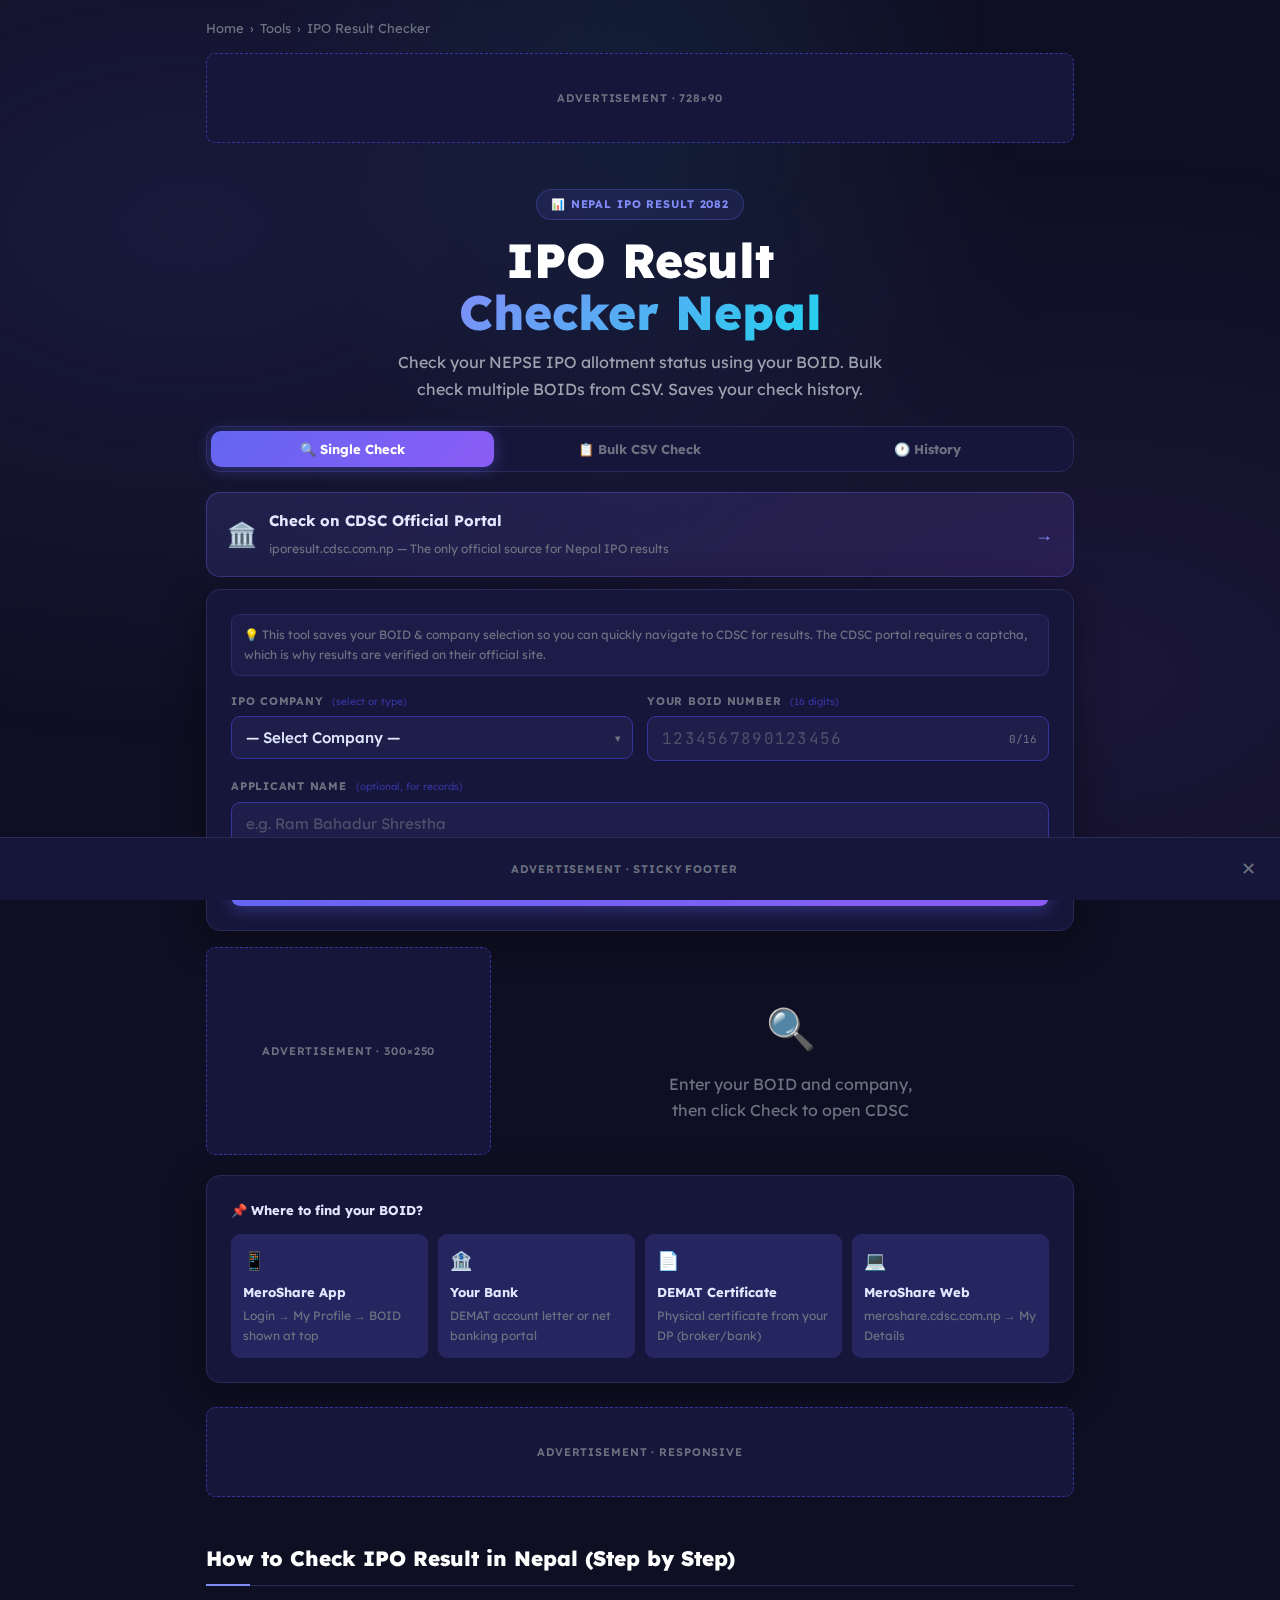
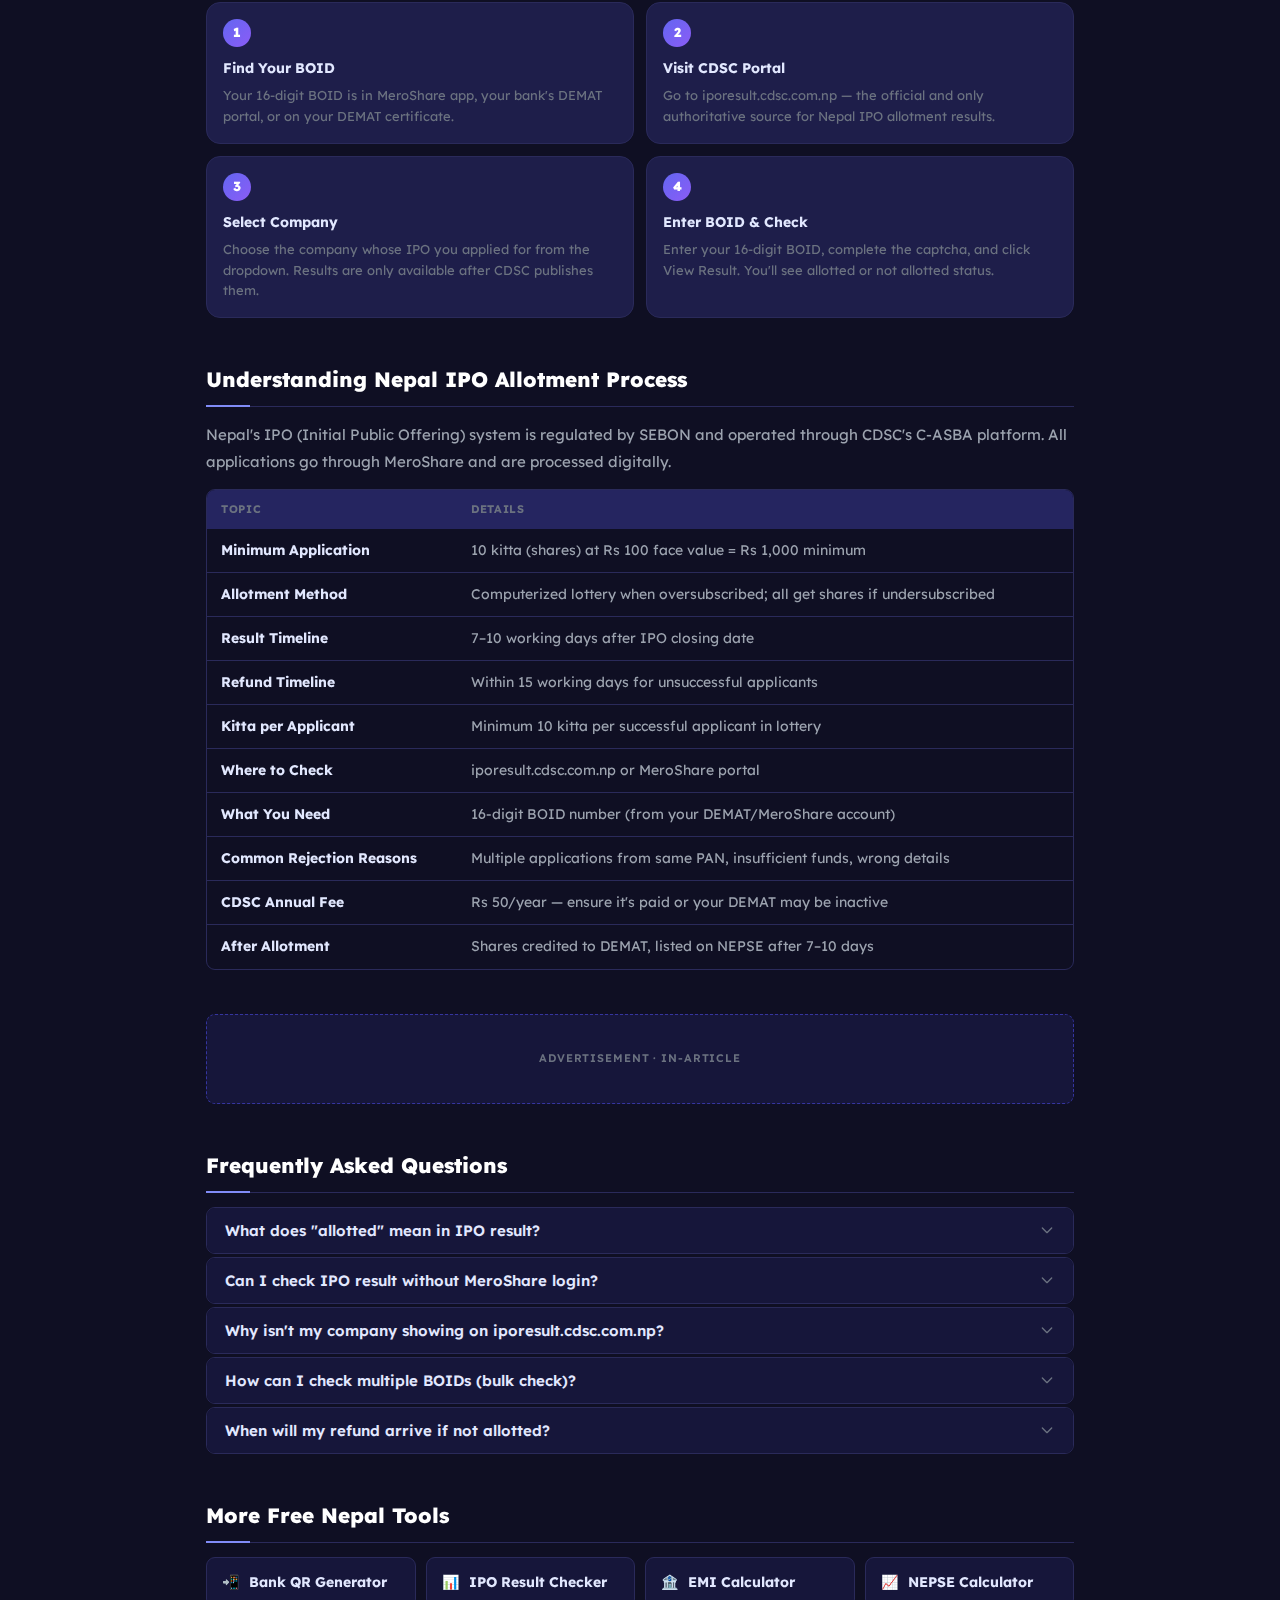
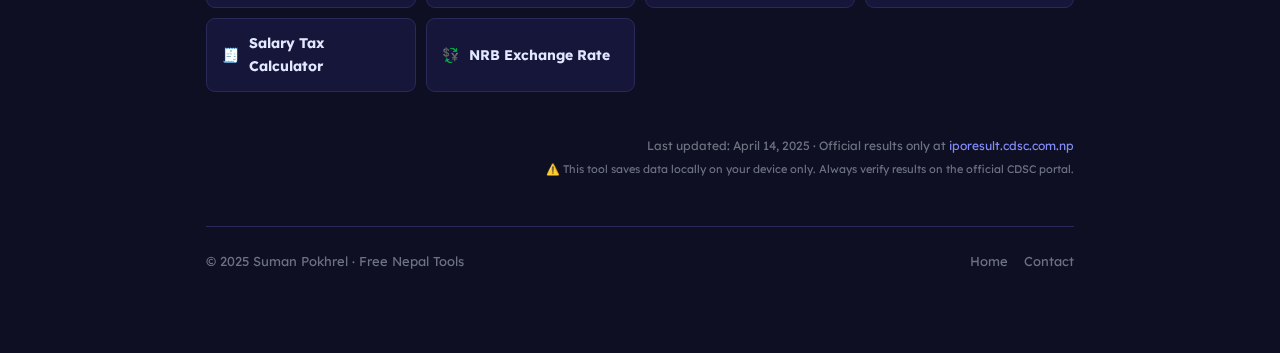
<file: ipo-result.html>
<!DOCTYPE html>
<html lang="en">
<head>
  <meta charset="UTF-8"/>
  <meta name="viewport" content="width=device-width, initial-scale=1.0"/>

  <title>IPO Result Checker Nepal 2082 – CDSC BOID Check & Bulk CSV | Free Tool</title>
  <meta name="description" content="Free IPO result checker Nepal 2082. Check IPO allotment result for any company using your BOID number. Bulk check multiple BOIDs via CSV upload. Tracks history. Links to CDSC official portal."/>
  <meta name="keywords" content="ipo result nepal, ipo result check nepal, cdsc ipo result, iporesult.cdsc.com.np, ipo allotment check nepal, nepse ipo result 2082, boid ipo check, meroshare ipo result"/>
  <link rel="canonical" href="https://suman-pokhrel.com.np/ipo-result.html"/>
  <meta name="robots" content="index, follow"/>
  <meta property="og:title" content="IPO Result Checker Nepal 2082 – BOID Check & Bulk CSV"/>
  <meta property="og:description" content="Check your NEPSE IPO allotment result instantly. Bulk check multiple BOIDs using CSV. Free tool updated for 2082."/>
  <meta property="og:type" content="website"/>
  <meta name="twitter:card" content="summary_large_image"/>

  <script type="application/ld+json">
  {"@context":"https://schema.org","@graph":[
    {"@type":"WebApplication","name":"IPO Result Checker Nepal 2082",
     "url":"https://suman-pokhrel.com.np/ipo-result.html",
     "description":"Free Nepal IPO result checker tool. Check allotment status using BOID for any NEPSE listed IPO. Supports bulk BOID checking via CSV. Saves check history locally.",
     "applicationCategory":"FinanceApplication","operatingSystem":"Any",
     "offers":{"@type":"Offer","price":"0","priceCurrency":"NPR"},
     "author":{"@type":"Person","name":"Suman Pokhrel","url":"https://suman-pokhrel.com.np"}},
    {"@type":"FAQPage","mainEntity":[
      {"@type":"Question","name":"How do I check IPO result in Nepal?",
       "acceptedAnswer":{"@type":"Answer","text":"Visit iporesult.cdsc.com.np, select the company from the dropdown, enter your 16-digit BOID number, complete the captcha, and click View Result. This tool simplifies the process with quick links and bulk checking features."}},
      {"@type":"Question","name":"What is BOID number in Nepal?",
       "acceptedAnswer":{"@type":"Answer","text":"BOID (Beneficiary Owner Identification) is a unique 16-digit number assigned to your DEMAT account. You need it to check IPO results, apply for IPOs, and manage your shares in MeroShare."}},
      {"@type":"Question","name":"How many shares are allotted in Nepal IPO?",
       "acceptedAnswer":{"@type":"Answer","text":"In most Nepal IPOs, each allotted applicant receives a minimum of 10 kitta (shares) at Rs 100 face value = Rs 1,000 per application. For oversubscribed IPOs, allotment is done by lottery. High-value IPOs may allot different lot sizes."}},
      {"@type":"Question","name":"How long does IPO result take in Nepal?",
       "acceptedAnswer":{"@type":"Answer","text":"IPO allotment results in Nepal are typically published within 7–10 working days after the IPO application closing date. Refunds for unsuccessful applicants are processed within 15 working days."}},
      {"@type":"Question","name":"Where can I check upcoming IPOs in Nepal?",
       "acceptedAnswer":{"@type":"Answer","text":"You can check upcoming and open IPOs on SEBON's official website, CDSC's IPO portal, ShareSansar, Mero Lagani, or NepseSansar. This tool also lists recently active IPO companies."}}
    ]},
    {"@type":"BreadcrumbList","itemListElement":[
      {"@type":"ListItem","position":1,"name":"Home","item":"https://suman-pokhrel.com.np/"},
      {"@type":"ListItem","position":2,"name":"Tools","item":"https://suman-pokhrel.com.np/#tools"},
      {"@type":"ListItem","position":3,"name":"IPO Result Checker","item":"https://suman-pokhrel.com.np/ipo-result.html"}
    ]}
  ]}
  </script>

  <!-- AdSense -->
  <!-- <script async src="https://pagead2.googlesyndication.com/pagead/js/adsbygoogle.js?client=ca-pub-XXXXXXXXXXXXXXXX" crossorigin="anonymous"></script> -->

  <link rel="preconnect" href="https://fonts.googleapis.com"/>
  <link rel="preconnect" href="https://fonts.gstatic.com" crossorigin/>
  <link href="https://fonts.googleapis.com/css2?family=Lexend:wght@400;500;600;700;800&family=JetBrains+Mono:wght@500;600&display=swap" rel="stylesheet"/>

  <style>
    :root {
      --bg:       #0f0f23;
      --surface:  #16163a;
      --card:     #1e1e4a;
      --card2:    #252560;
      --border:   #2a2a5a;
      --border2:  #3535a0;
      --indigo:   #6366f1;
      --indigo2:  #818cf8;
      --violet:   #8b5cf6;
      --cyan:     #22d3ee;
      --green:    #4ade80;
      --red:      #f87171;
      --amber:    #fbbf24;
      --text:     #e2e8ff;
      --muted:    #6b7280;
      --light:    #9ca3af;
      --mono:     'JetBrains Mono', monospace;
      --sans:     'Lexend', sans-serif;
      --r:        14px;
      --rs:       9px;
    }
    *,*::before,*::after{box-sizing:border-box;margin:0;padding:0;}
    html{scroll-behavior:smooth;}
    body{font-family:var(--sans);background:var(--bg);color:var(--text);min-height:100vh;line-height:1.65;}

    /* Star field bg */
    body::before{
      content:'';position:fixed;inset:0;
      background:
        radial-gradient(ellipse at 15% 25%, rgba(99,102,241,.12) 0%,transparent 55%),
        radial-gradient(ellipse at 85% 75%, rgba(139,92,246,.10) 0%,transparent 55%),
        radial-gradient(ellipse at 50% 10%, rgba(34,211,238,.06) 0%,transparent 40%);
      pointer-events:none;z-index:0;
    }

    .wrap{position:relative;z-index:1;max-width:900px;margin:0 auto;padding:0 16px 80px;}
    a{color:var(--indigo2);text-decoration:none;}
    a:hover{text-decoration:underline;}

    /* AD SLOTS */
    .ad-slot{background:var(--surface);border:1px dashed var(--border2);border-radius:var(--rs);display:flex;align-items:center;justify-content:center;color:var(--muted);font-size:11px;letter-spacing:.08em;text-transform:uppercase;font-weight:600;}
    .ad-leader{min-height:90px;margin:14px 0;}
    .ad-post{min-height:90px;margin:24px 0;}
    .ad-inline{min-height:90px;margin:32px 0;}

    /* BREADCRUMB */
    .breadcrumb{padding:18px 0 0;font-size:13px;color:var(--muted);display:flex;align-items:center;gap:6px;flex-wrap:wrap;}
    .breadcrumb a{color:var(--muted);}

    /* HERO */
    .hero{padding:32px 0 24px;text-align:center;}
    .hero-badge{display:inline-flex;align-items:center;gap:7px;background:rgba(99,102,241,.12);border:1px solid rgba(99,102,241,.3);color:var(--indigo2);font-size:11px;font-weight:700;letter-spacing:.08em;text-transform:uppercase;padding:5px 14px;border-radius:100px;margin-bottom:14px;}
    .hero h1{font-size:clamp(2rem,6vw,3rem);font-weight:800;line-height:1.1;color:#fff;margin-bottom:10px;}
    .hero h1 span{background:linear-gradient(135deg,var(--indigo2),var(--cyan));-webkit-background-clip:text;-webkit-text-fill-color:transparent;}
    .hero p{font-size:1rem;color:var(--light);max-width:500px;margin:0 auto;}

    /* TABS */
    .tabs{display:flex;gap:4px;background:var(--surface);border:1px solid var(--border);border-radius:var(--r);padding:4px;margin-bottom:20px;}
    .tab{flex:1;padding:10px 14px;border:none;border-radius:10px;font-family:var(--sans);font-size:13px;font-weight:700;cursor:pointer;transition:all .2s;background:transparent;color:var(--muted);}
    .tab.active{background:linear-gradient(135deg,var(--indigo),var(--violet));color:#fff;box-shadow:0 2px 16px rgba(99,102,241,.4);}
    .tab:hover:not(.active){background:var(--card);color:var(--text);}

    .panel{display:none;}
    .panel.active{display:block;}

    /* CARD */
    .card{background:var(--surface);border:1px solid var(--border);border-radius:var(--r);padding:24px;box-shadow:0 8px 40px rgba(0,0,0,.4);margin-bottom:16px;}

    /* FIELDS */
    .field{display:flex;flex-direction:column;gap:6px;margin-bottom:16px;}
    .field label{font-size:11px;font-weight:700;text-transform:uppercase;letter-spacing:.07em;color:var(--muted);}
    .field label .hint{font-weight:400;text-transform:none;color:var(--border2);letter-spacing:0;font-size:10px;margin-left:4px;}
    .field input,.field select,.field textarea{
      background:var(--card);border:1.5px solid var(--border2);border-radius:var(--rs);
      color:var(--text);font-family:var(--sans);font-size:15px;font-weight:500;
      padding:11px 14px;outline:none;transition:border-color .2s,box-shadow .2s;
      -webkit-appearance:none;width:100%;
    }
    .field input:focus,.field select:focus,.field textarea:focus{border-color:var(--indigo);box-shadow:0 0 0 3px rgba(99,102,241,.18);}
    .field input::placeholder,.field textarea::placeholder{color:var(--muted);opacity:.6;font-weight:400;}
    .field textarea{resize:vertical;min-height:90px;font-size:13px;line-height:1.7;}
    .select-wrap{position:relative;}
    .select-wrap::after{content:'▾';position:absolute;right:12px;top:50%;transform:translateY(-50%);color:var(--muted);pointer-events:none;font-size:11px;}
    .select-wrap select{padding-right:32px;cursor:pointer;}

    .fields-2{display:grid;grid-template-columns:1fr 1fr;gap:14px;}
    @media(max-width:540px){.fields-2{grid-template-columns:1fr;}}

    /* BOID input with format hint */
    .boid-wrap{position:relative;}
    .boid-wrap input{letter-spacing:.08em;font-family:var(--mono);font-size:16px;}
    .boid-count{position:absolute;right:12px;top:50%;transform:translateY(-50%);font-size:11px;color:var(--muted);font-family:var(--mono);}

    /* BTN */
    .btn{
      display:inline-flex;align-items:center;justify-content:center;gap:8px;
      padding:13px 24px;border:none;border-radius:var(--rs);
      font-family:var(--sans);font-size:15px;font-weight:700;
      cursor:pointer;transition:transform .15s,box-shadow .15s,opacity .15s;
    }
    .btn-primary{
      background:linear-gradient(135deg,var(--indigo),var(--violet));
      color:#fff;box-shadow:0 4px 16px rgba(99,102,241,.35);width:100%;
    }
    .btn-primary:hover{transform:translateY(-2px);box-shadow:0 8px 28px rgba(99,102,241,.5);}
    .btn-secondary{background:var(--card);border:1.5px solid var(--border2);color:var(--light);}
    .btn-secondary:hover{border-color:var(--indigo2);color:var(--text);}
    .btn-sm{padding:7px 14px;font-size:12px;}
    .btn-green{background:rgba(74,222,128,.15);border:1px solid rgba(74,222,128,.3);color:var(--green);}
    .btn-green:hover{background:rgba(74,222,128,.25);}

    /* CDSC DIRECT LINK BUTTON — prominent */
    .cdsc-btn{
      display:flex;align-items:center;justify-content:space-between;gap:12px;
      background:linear-gradient(135deg,rgba(99,102,241,.15),rgba(139,92,246,.15));
      border:1px solid rgba(99,102,241,.35);
      border-radius:var(--r);padding:16px 20px;margin-bottom:12px;
      cursor:pointer;transition:all .2s;text-decoration:none;
    }
    .cdsc-btn:hover{border-color:var(--indigo2);background:linear-gradient(135deg,rgba(99,102,241,.25),rgba(139,92,246,.25));text-decoration:none;transform:translateY(-1px);}
    .cdsc-btn-left{display:flex;align-items:center;gap:12px;}
    .cdsc-btn-icon{font-size:24px;}
    .cdsc-btn-text strong{display:block;font-size:15px;font-weight:700;color:var(--text);}
    .cdsc-btn-text span{font-size:12px;color:var(--muted);}
    .cdsc-btn-arrow{color:var(--indigo2);font-size:18px;}

    /* RESULT DISPLAY */
    .result-area{margin-top:16px;}
    .result-item{
      background:var(--card);border:1px solid var(--border);border-radius:var(--r);
      padding:18px 20px;margin-bottom:10px;
      display:flex;align-items:center;justify-content:space-between;flex-wrap:wrap;gap:12px;
      animation:fadeUp .3s ease;
    }
    @keyframes fadeUp{from{opacity:0;transform:translateY(8px)}to{opacity:1;transform:translateY(0)}}
    .result-item.allotted{border-color:rgba(74,222,128,.4);background:rgba(74,222,128,.05);}
    .result-item.not-allotted{border-color:rgba(248,113,113,.3);background:rgba(248,113,113,.04);}
    .result-item.pending{border-color:rgba(251,191,36,.3);background:rgba(251,191,36,.04);}

    .ri-left{}
    .ri-company{font-size:14px;font-weight:700;color:var(--text);margin-bottom:3px;}
    .ri-boid{font-family:var(--mono);font-size:12px;color:var(--muted);}
    .ri-right{text-align:right;}
    .ri-status{
      display:inline-flex;align-items:center;gap:6px;
      padding:5px 14px;border-radius:100px;
      font-size:13px;font-weight:700;
    }
    .status-allotted{background:rgba(74,222,128,.15);color:var(--green);}
    .status-not{background:rgba(248,113,113,.15);color:var(--red);}
    .status-pending{background:rgba(251,191,36,.15);color:var(--amber);}
    .ri-kitta{font-size:12px;color:var(--muted);margin-top:3px;}

    /* BULK TABLE */
    .bulk-table-wrap{overflow-x:auto;border-radius:var(--rs);border:1px solid var(--border);margin-top:12px;}
    .bulk-table{width:100%;border-collapse:collapse;font-size:13px;}
    .bulk-table th{background:var(--card2);color:var(--muted);text-align:left;padding:10px 14px;font-size:11px;text-transform:uppercase;letter-spacing:.06em;font-weight:700;}
    .bulk-table td{padding:10px 14px;border-bottom:1px solid var(--border);color:var(--light);}
    .bulk-table td:first-child{color:var(--text);font-weight:600;font-family:var(--mono);}
    .bulk-table tr:last-child td{border-bottom:none;}
    .bulk-table tr.row-allotted td{background:rgba(74,222,128,.04);}
    .bulk-table tr.row-not td{background:rgba(248,113,113,.03);}

    /* PROGRESS BAR (bulk) */
    .bulk-progress{
      background:var(--border);border-radius:100px;height:8px;
      margin:12px 0 8px;overflow:hidden;
    }
    .bulk-fill{height:100%;border-radius:100px;background:linear-gradient(90deg,var(--indigo),var(--cyan));transition:width .4s ease;}

    /* STATS BAR */
    .stats-bar{display:flex;gap:12px;flex-wrap:wrap;margin-bottom:16px;}
    .stat-chip{
      flex:1;min-width:100px;
      background:var(--card);border:1px solid var(--border);border-radius:var(--rs);
      padding:12px 14px;text-align:center;
    }
    .stat-chip .sc-n{font-size:10px;font-weight:700;text-transform:uppercase;letter-spacing:.07em;color:var(--muted);margin-bottom:4px;}
    .stat-chip .sc-v{font-family:var(--mono);font-size:1.3rem;font-weight:700;}
    .sc-v.green{color:var(--green);}
    .sc-v.red{color:var(--red);}
    .sc-v.amber{color:var(--amber);}
    .sc-v.cyan{color:var(--cyan);}

    /* HISTORY */
    .history-item{
      background:var(--card);border:1px solid var(--border);border-radius:var(--rs);
      padding:12px 16px;margin-bottom:8px;
      display:flex;align-items:center;justify-content:space-between;flex-wrap:wrap;gap:8px;
    }
    .hist-left{display:flex;flex-direction:column;gap:3px;}
    .hist-company{font-size:14px;font-weight:700;color:var(--text);}
    .hist-meta{font-size:12px;color:var(--muted);}
    .hist-boid{font-family:var(--mono);font-size:12px;}
    .del-hist{background:none;border:none;color:var(--muted);cursor:pointer;font-size:16px;padding:4px 6px;}
    .del-hist:hover{color:var(--red);}

    /* CSV DROP ZONE */
    .drop-zone{
      border:2px dashed var(--border2);border-radius:var(--r);
      padding:32px 20px;text-align:center;
      transition:border-color .2s,background .2s;cursor:pointer;
      margin-bottom:16px;
    }
    .drop-zone:hover,.drop-zone.drag-over{border-color:var(--indigo);background:rgba(99,102,241,.06);}
    .drop-zone-icon{font-size:36px;margin-bottom:10px;}
    .drop-zone-text{font-size:14px;color:var(--light);}
    .drop-zone-text strong{color:var(--text);}
    .drop-zone-hint{font-size:12px;color:var(--muted);margin-top:6px;}
    #csvFileInput{display:none;}

    /* SAMPLE CSV */
    .sample-csv{
      background:var(--card2);border:1px solid var(--border2);border-radius:var(--rs);
      padding:12px 14px;margin-bottom:14px;font-family:var(--mono);font-size:12px;
      color:var(--cyan);line-height:1.8;
    }

    /* CONTENT */
    .content-section{margin:44px 0;}
    .section-title{font-size:1.3rem;font-weight:800;color:#fff;margin-bottom:14px;padding-bottom:10px;border-bottom:1px solid var(--border);position:relative;}
    .section-title::after{content:'';position:absolute;bottom:-1px;left:0;width:44px;height:2px;background:var(--indigo2);}
    .content-section p{color:var(--light);margin-bottom:14px;line-height:1.8;font-size:15px;}
    .content-section ul{color:var(--light);padding-left:20px;line-height:1.9;font-size:15px;}
    .content-section li{margin-bottom:6px;}
    .content-section strong{color:var(--text);}

    /* IPO Step Guide */
    .steps-grid{display:grid;grid-template-columns:1fr 1fr;gap:12px;margin-top:16px;}
    @media(max-width:560px){.steps-grid{grid-template-columns:1fr;}}
    .step-card{background:var(--card);border:1px solid var(--border);border-radius:var(--r);padding:16px;}
    .step-num{width:28px;height:28px;border-radius:50%;background:linear-gradient(135deg,var(--indigo),var(--violet));display:flex;align-items:center;justify-content:center;font-size:13px;font-weight:800;color:#fff;margin-bottom:10px;}
    .step-title{font-size:14px;font-weight:700;color:var(--text);margin-bottom:5px;}
    .step-desc{font-size:13px;color:var(--muted);line-height:1.6;}

    /* IPO info table */
    .ipo-table-wrap{border:1px solid var(--border);border-radius:var(--rs);overflow:hidden;overflow-x:auto;}
    .ipo-table{width:100%;border-collapse:collapse;font-size:14px;}
    .ipo-table th{background:var(--card2);color:var(--muted);text-align:left;padding:10px 14px;font-size:11px;text-transform:uppercase;letter-spacing:.06em;font-weight:700;}
    .ipo-table td{padding:10px 14px;border-bottom:1px solid var(--border);color:var(--light);}
    .ipo-table td:first-child{color:var(--text);font-weight:700;}
    .ipo-table tr:last-child td{border-bottom:none;}

    /* FAQ */
    .faq-list{display:flex;flex-direction:column;gap:3px;}
    .faq-item{border:1px solid var(--border);border-radius:var(--rs);overflow:hidden;}
    .faq-q{width:100%;background:var(--surface);border:none;color:var(--text);font-family:var(--sans);font-size:15px;font-weight:600;text-align:left;padding:13px 18px;cursor:pointer;display:flex;justify-content:space-between;align-items:center;gap:12px;transition:background .15s;}
    .faq-q:hover{background:var(--card);}
    .faq-arrow{transition:transform .25s;flex-shrink:0;color:var(--muted);}
    .faq-item.open .faq-arrow{transform:rotate(180deg);}
    .faq-a{max-height:0;overflow:hidden;background:var(--card);transition:max-height .3s ease,padding .3s ease;padding:0 18px;}
    .faq-item.open .faq-a{max-height:300px;padding:14px 18px;}
    .faq-a p{color:var(--light);margin:0;line-height:1.75;}

    /* Related tools */
    .tools-grid{display:grid;grid-template-columns:repeat(auto-fill,minmax(190px,1fr));gap:10px;}
    .tool-chip{background:var(--surface);border:1px solid var(--border);border-radius:var(--rs);padding:13px 15px;display:flex;align-items:center;gap:10px;font-size:14px;font-weight:700;color:var(--text);transition:border-color .2s,box-shadow .2s;}
    .tool-chip:hover{border-color:var(--indigo2);box-shadow:0 4px 16px rgba(99,102,241,.2);text-decoration:none;}

    /* Footer */
    .page-footer{border-top:1px solid var(--border);padding:24px 0 0;margin-top:48px;display:flex;justify-content:space-between;align-items:center;flex-wrap:wrap;gap:12px;color:var(--muted);font-size:13px;}
    .page-footer nav{display:flex;gap:16px;}
    .page-footer a{color:var(--muted);}

    #adAnchor{position:fixed;bottom:0;left:0;right:0;background:var(--surface);border-top:1px solid var(--border);padding:6px 16px;display:flex;align-items:center;justify-content:space-between;z-index:999;min-height:60px;}
    #adClose{background:none;border:none;color:var(--muted);cursor:pointer;font-size:18px;padding:4px 8px;}

    .empty-state{text-align:center;padding:32px;color:var(--muted);}
    .empty-state-icon{font-size:40px;margin-bottom:10px;}
    .tag{display:inline-block;padding:2px 9px;border-radius:100px;font-size:11px;font-weight:700;}
    .tag-green{background:rgba(74,222,128,.15);color:var(--green);}
    .tag-red{background:rgba(248,113,113,.15);color:var(--red);}
    .tag-amber{background:rgba(251,191,36,.15);color:var(--amber);}
  </style>
</head>
<body>
<div class="wrap">

  <nav class="breadcrumb">
    <a href="https://suman-pokhrel.com.np/">Home</a><span>›</span>
    <a href="https://suman-pokhrel.com.np/#tools">Tools</a><span>›</span>
    <span>IPO Result Checker</span>
  </nav>

  <div class="ad-slot ad-leader">
    <!-- <ins class="adsbygoogle" style="display:block" data-ad-client="ca-pub-XXXX" data-ad-slot="XXXXXXXXXX" data-ad-format="auto" data-full-width-responsive="true"></ins> -->
    Advertisement · 728×90
  </div>

  <header class="hero">
    <div class="hero-badge">📊 Nepal IPO Result 2082</div>
    <h1>IPO Result<br/><span>Checker Nepal</span></h1>
    <p>Check your NEPSE IPO allotment status using your BOID. Bulk check multiple BOIDs from CSV. Saves your check history.</p>
  </header>

  <main>
    <!-- TABS -->
    <div class="tabs" role="tablist">
      <button class="tab active" onclick="showTab('single')" id="t-single">🔍 Single Check</button>
      <button class="tab" onclick="showTab('bulk')" id="t-bulk">📋 Bulk CSV Check</button>
      <button class="tab" onclick="showTab('history')" id="t-history">🕐 History</button>
    </div>

    <!-- ════ SINGLE CHECK ════ -->
    <div id="panel-single" class="panel active">

      <!-- CDSC Official Link (primary CTA) -->
      <a href="https://iporesult.cdsc.com.np/" target="_blank" rel="noopener" class="cdsc-btn" id="cdscLink">
        <div class="cdsc-btn-left">
          <span class="cdsc-btn-icon">🏛️</span>
          <div class="cdsc-btn-text">
            <strong>Check on CDSC Official Portal</strong>
            <span>iporesult.cdsc.com.np — The only official source for Nepal IPO results</span>
          </div>
        </div>
        <span class="cdsc-btn-arrow">→</span>
      </a>

      <div class="card">
        <div style="font-size:12px;color:var(--muted);margin-bottom:16px;background:rgba(99,102,241,.08);border:1px solid rgba(99,102,241,.2);border-radius:var(--rs);padding:10px 12px;">
          💡 This tool saves your BOID & company selection so you can quickly navigate to CDSC for results. The CDSC portal requires a captcha, which is why results are verified on their official site.
        </div>

        <div class="fields-2">
          <div class="field">
            <label for="company">IPO Company <span class="hint">(select or type)</span></label>
            <div class="select-wrap">
              <select id="company">
                <option value="">— Select Company —</option>
              </select>
            </div>
          </div>
          <div class="field">
            <label for="boid">Your BOID Number <span class="hint">(16 digits)</span></label>
            <div class="boid-wrap">
              <input type="text" id="boid" placeholder="1234567890123456" maxlength="16" inputmode="numeric"
                oninput="updateBoidCount()" autocomplete="off"/>
              <span class="boid-count" id="boidCount">0/16</span>
            </div>
          </div>
        </div>

        <div class="field">
          <label for="applicantName">Applicant Name <span class="hint">(optional, for records)</span></label>
          <input type="text" id="applicantName" placeholder="e.g. Ram Bahadur Shrestha"/>
        </div>

        <button class="btn btn-primary" onclick="doSingleCheck()">
          🔍 Check IPO Result on CDSC
        </button>
      </div>

      <!-- AD 2 beside results -->
      <div style="display:flex;gap:16px;flex-wrap:wrap;margin-bottom:20px;">
        <div class="ad-slot" style="flex:1;min-width:240px;min-height:180px;border:1px dashed var(--border2);">Advertisement · 300×250</div>
        <div style="flex:2;min-width:260px;">
          <div class="result-area" id="single-result-area">
            <div class="empty-state">
              <div class="empty-state-icon">🔍</div>
              <div>Enter your BOID and company,<br/>then click Check to open CDSC</div>
            </div>
          </div>
        </div>
      </div>

      <!-- Quick BOID guide -->
      <div class="card" style="margin-top:4px;">
        <div style="font-size:13px;font-weight:700;color:var(--text);margin-bottom:12px;">📌 Where to find your BOID?</div>
        <div style="display:grid;grid-template-columns:repeat(auto-fill,minmax(180px,1fr));gap:10px;">
          <div style="background:var(--card2);border-radius:var(--rs);padding:12px;">
            <div style="font-size:18px;margin-bottom:6px;">📱</div>
            <div style="font-size:13px;font-weight:700;color:var(--text);margin-bottom:3px;">MeroShare App</div>
            <div style="font-size:12px;color:var(--muted);">Login → My Profile → BOID shown at top</div>
          </div>
          <div style="background:var(--card2);border-radius:var(--rs);padding:12px;">
            <div style="font-size:18px;margin-bottom:6px;">🏦</div>
            <div style="font-size:13px;font-weight:700;color:var(--text);margin-bottom:3px;">Your Bank</div>
            <div style="font-size:12px;color:var(--muted);">DEMAT account letter or net banking portal</div>
          </div>
          <div style="background:var(--card2);border-radius:var(--rs);padding:12px;">
            <div style="font-size:18px;margin-bottom:6px;">📄</div>
            <div style="font-size:13px;font-weight:700;color:var(--text);margin-bottom:3px;">DEMAT Certificate</div>
            <div style="font-size:12px;color:var(--muted);">Physical certificate from your DP (broker/bank)</div>
          </div>
          <div style="background:var(--card2);border-radius:var(--rs);padding:12px;">
            <div style="font-size:18px;margin-bottom:6px;">💻</div>
            <div style="font-size:13px;font-weight:700;color:var(--text);margin-bottom:3px;">MeroShare Web</div>
            <div style="font-size:12px;color:var(--muted);">meroshare.cdsc.com.np → My Details</div>
          </div>
        </div>
      </div>
    </div>

    <!-- ════ BULK CSV CHECK ════ -->
    <div id="panel-bulk" class="panel">
      <div class="card">
        <div style="font-size:14px;font-weight:700;color:var(--text);margin-bottom:12px;">📋 Bulk IPO Result Checker</div>
        <p style="font-size:13px;color:var(--muted);margin-bottom:16px;">
          Upload a CSV file or paste BOID numbers (one per line or comma-separated) to check multiple accounts at once.
          Each BOID will open the CDSC portal in sequence, or you can export the list for manual checking.
        </p>

        <!-- CSV Format -->
        <div style="font-size:12px;font-weight:700;color:var(--muted);text-transform:uppercase;letter-spacing:.06em;margin-bottom:8px;">CSV Format (Required columns):</div>
        <div class="sample-csv">
boid,name,company<br/>
1234567890123456,Ram Shrestha,Nabil Laghubitta<br/>
9876543210987654,Sita Sharma,Himalayan Power<br/>
1111222233334444,Hari Thapa,NIC Asia Bank
        </div>

        <!-- Drop zone -->
        <div class="drop-zone" id="dropZone" onclick="document.getElementById('csvFileInput').click()" ondragover="dragOver(event)" ondragleave="dragLeave(event)" ondrop="handleDrop(event)">
          <div class="drop-zone-icon">📂</div>
          <div class="drop-zone-text"><strong>Click to upload CSV</strong> or drag & drop here</div>
          <div class="drop-zone-hint">Supports .csv files · Max 500 BOIDs</div>
        </div>
        <input type="file" id="csvFileInput" accept=".csv,.txt" onchange="handleCSVFile(this)"/>

        <!-- OR paste -->
        <div style="text-align:center;font-size:12px;color:var(--muted);margin:8px 0;">— OR paste BOIDs manually —</div>

        <div class="field">
          <label for="pasteCompany">Select Company for All Entries</label>
          <div class="select-wrap">
            <select id="pasteCompany">
              <option value="">— Select Company —</option>
            </select>
          </div>
        </div>

        <div class="field">
          <label for="pasteBoids">Paste BOID Numbers <span class="hint">(one per line or comma-separated)</span></label>
          <textarea id="pasteBoids" placeholder="1234567890123456&#10;9876543210987654&#10;1111222233334444"></textarea>
        </div>

        <div style="display:flex;gap:10px;flex-wrap:wrap;">
          <button class="btn btn-primary" style="flex:2;" onclick="processBulk()">⚡ Process Bulk Check</button>
          <button class="btn btn-secondary btn-sm" style="flex:1;" onclick="clearBulk()">✕ Clear</button>
        </div>
      </div>

      <!-- Bulk Results -->
      <div id="bulk-results" style="display:none;">
        <div class="stats-bar" id="bulk-stats"></div>
        <div class="bulk-progress"><div class="bulk-fill" id="bulkFill" style="width:0%"></div></div>
        <div style="display:flex;gap:10px;margin-bottom:12px;flex-wrap:wrap;">
          <button class="btn btn-secondary btn-sm" onclick="exportBulkCSV()">📥 Export Results CSV</button>
          <button class="btn btn-secondary btn-sm" onclick="openAllCDSC()">🌐 Open All on CDSC</button>
          <button class="btn btn-green btn-sm" onclick="copyBulkSummary()">📋 Copy Summary</button>
        </div>
        <div class="bulk-table-wrap">
          <table class="bulk-table">
            <thead>
              <tr>
                <th>#</th>
                <th>BOID</th>
                <th>Name</th>
                <th>Company</th>
                <th>Action</th>
              </tr>
            </thead>
            <tbody id="bulkTableBody"></tbody>
          </table>
        </div>
      </div>
    </div>

    <!-- ════ HISTORY ════ -->
    <div id="panel-history" class="panel">
      <div style="display:flex;align-items:center;justify-content:space-between;margin-bottom:16px;flex-wrap:wrap;gap:10px;">
        <div style="font-size:14px;font-weight:700;color:var(--text);">📜 Your Check History</div>
        <div style="display:flex;gap:8px;">
          <button class="btn btn-secondary btn-sm" onclick="exportHistoryCSV()">📥 Export</button>
          <button class="btn btn-secondary btn-sm" onclick="clearHistory()">🗑️ Clear All</button>
        </div>
      </div>
      <div id="historyList"></div>
    </div>

    <div class="ad-slot ad-post">Advertisement · Responsive</div>

    <!-- CONTENT: How to check -->
    <section class="content-section" id="how-to-check">
      <h2 class="section-title">How to Check IPO Result in Nepal (Step by Step)</h2>
      <div class="steps-grid">
        <div class="step-card"><div class="step-num">1</div><div class="step-title">Find Your BOID</div><div class="step-desc">Your 16-digit BOID is in MeroShare app, your bank's DEMAT portal, or on your DEMAT certificate.</div></div>
        <div class="step-card"><div class="step-num">2</div><div class="step-title">Visit CDSC Portal</div><div class="step-desc">Go to iporesult.cdsc.com.np — the official and only authoritative source for Nepal IPO allotment results.</div></div>
        <div class="step-card"><div class="step-num">3</div><div class="step-title">Select Company</div><div class="step-desc">Choose the company whose IPO you applied for from the dropdown. Results are only available after CDSC publishes them.</div></div>
        <div class="step-card"><div class="step-num">4</div><div class="step-title">Enter BOID & Check</div><div class="step-desc">Enter your 16-digit BOID, complete the captcha, and click View Result. You'll see allotted or not allotted status.</div></div>
      </div>
    </section>

    <!-- CONTENT: IPO info -->
    <section class="content-section">
      <h2 class="section-title">Understanding Nepal IPO Allotment Process</h2>
      <p>Nepal's IPO (Initial Public Offering) system is regulated by SEBON and operated through CDSC's C-ASBA platform. All applications go through MeroShare and are processed digitally.</p>
      <div class="ipo-table-wrap">
        <table class="ipo-table">
          <thead><tr><th>Topic</th><th>Details</th></tr></thead>
          <tbody>
            <tr><td>Minimum Application</td><td>10 kitta (shares) at Rs 100 face value = Rs 1,000 minimum</td></tr>
            <tr><td>Allotment Method</td><td>Computerized lottery when oversubscribed; all get shares if undersubscribed</td></tr>
            <tr><td>Result Timeline</td><td>7–10 working days after IPO closing date</td></tr>
            <tr><td>Refund Timeline</td><td>Within 15 working days for unsuccessful applicants</td></tr>
            <tr><td>Kitta per Applicant</td><td>Minimum 10 kitta per successful applicant in lottery</td></tr>
            <tr><td>Where to Check</td><td>iporesult.cdsc.com.np or MeroShare portal</td></tr>
            <tr><td>What You Need</td><td>16-digit BOID number (from your DEMAT/MeroShare account)</td></tr>
            <tr><td>Common Rejection Reasons</td><td>Multiple applications from same PAN, insufficient funds, wrong details</td></tr>
            <tr><td>CDSC Annual Fee</td><td>Rs 50/year — ensure it's paid or your DEMAT may be inactive</td></tr>
            <tr><td>After Allotment</td><td>Shares credited to DEMAT, listed on NEPSE after 7–10 days</td></tr>
          </tbody>
        </table>
      </div>
    </section>

    <div class="ad-slot ad-inline">Advertisement · In-article</div>

    <!-- FAQ -->
    <section class="content-section" id="faq">
      <h2 class="section-title">Frequently Asked Questions</h2>
      <div class="faq-list">
        <div class="faq-item">
          <button class="faq-q" aria-expanded="false">What does "allotted" mean in IPO result?
            <svg class="faq-arrow" width="16" height="16" fill="none" viewBox="0 0 24 24" stroke="currentColor"><path stroke-linecap="round" stroke-linejoin="round" stroke-width="2" d="M19 9l-7 7-7-7"/></svg>
          </button>
          <div class="faq-a"><p>Allotted means you won the lottery and shares have been assigned to your DEMAT account. The amount is debited from your bank. You'll receive at least 10 kitta. Not allotted means you were not selected in the lottery and your money will be refunded.</p></div>
        </div>
        <div class="faq-item">
          <button class="faq-q" aria-expanded="false">Can I check IPO result without MeroShare login?
            <svg class="faq-arrow" width="16" height="16" fill="none" viewBox="0 0 24 24" stroke="currentColor"><path stroke-linecap="round" stroke-linejoin="round" stroke-width="2" d="M19 9l-7 7-7-7"/></svg>
          </button>
          <div class="faq-a"><p>Yes! Just go to iporesult.cdsc.com.np, select the company, enter your 16-digit BOID, and complete the captcha. No MeroShare login is required for basic result checking. MeroShare login is needed for full application history and portfolio management.</p></div>
        </div>
        <div class="faq-item">
          <button class="faq-q" aria-expanded="false">Why isn't my company showing on iporesult.cdsc.com.np?
            <svg class="faq-arrow" width="16" height="16" fill="none" viewBox="0 0 24 24" stroke="currentColor"><path stroke-linecap="round" stroke-linejoin="round" stroke-width="2" d="M19 9l-7 7-7-7"/></svg>
          </button>
          <div class="faq-a"><p>The company only appears on CDSC after results are officially published (7–10 working days after IPO close). If you applied through a registrar other than CDSC, results may be on the registrar's own website instead. Check the IPO prospectus for the designated registrar.</p></div>
        </div>
        <div class="faq-item">
          <button class="faq-q" aria-expanded="false">How can I check multiple BOIDs (bulk check)?
            <svg class="faq-arrow" width="16" height="16" fill="none" viewBox="0 0 24 24" stroke="currentColor"><path stroke-linecap="round" stroke-linejoin="round" stroke-width="2" d="M19 9l-7 7-7-7"/></svg>
          </button>
          <div class="faq-a"><p>Use the Bulk CSV Check tab on this tool. Upload a CSV with BOID numbers and names, or paste them manually. The tool generates individual CDSC check links for each BOID, which you can open one by one. You can also export the list as CSV.</p></div>
        </div>
        <div class="faq-item">
          <button class="faq-q" aria-expanded="false">When will my refund arrive if not allotted?
            <svg class="faq-arrow" width="16" height="16" fill="none" viewBox="0 0 24 24" stroke="currentColor"><path stroke-linecap="round" stroke-linejoin="round" stroke-width="2" d="M19 9l-7 7-7-7"/></svg>
          </button>
          <div class="faq-a"><p>Refunds are processed within 15 working days of result publication, directly to the bank account you used for ASBA. Check your bank statement or ASBA portal. If you don't receive the refund within this window, contact your bank or the IPO's issue manager.</p></div>
        </div>
      </div>
    </section>

    <section class="content-section">
      <h2 class="section-title">More Free Nepal Tools</h2>
<div class="tools-grid">
        <a href="/qr.html" class="tool-chip"><span class="icon">📲</span> Bank QR Generator</a>
        <a href="/nepali-date-converter.html" class="tool-chip"><span class="icon">📊</span> IPO Result Checker</a>
        <a href="/emi-calculator.html" class="tool-chip"><span class="icon">🏦</span> EMI Calculator</a>
        <a href="/nepse-calculator.html" class="tool-chip"><span class="icon">📈</span> NEPSE Calculator</a>
        <a href="/salary-tax-calculator.html" class="tool-chip"><span class="icon">🧾</span> Salary Tax Calculator</a>
        <a href="/nrb-exchange-rate.html" class="tool-chip"><span class="icon">💱</span> NRB Exchange Rate</a>
      </div>
    </section>

    <p style="color:var(--muted);font-size:12px;text-align:right;margin-top:16px;">
      Last updated: <time datetime="2025-04-14">April 14, 2025</time> ·
      Official results only at <a href="https://iporesult.cdsc.com.np/" target="_blank" rel="noopener">iporesult.cdsc.com.np</a>
    </p>
    <p style="color:var(--muted);font-size:11px;margin-top:4px;text-align:right;">
      ⚠️ This tool saves data locally on your device only. Always verify results on the official CDSC portal.
    </p>
  </main>

  <footer class="page-footer">
    <span>© 2025 <a href="https://suman-pokhrel.com.np">Suman Pokhrel</a> · Free Nepal Tools</span>
    <nav>
      <a href="https://suman-pokhrel.com.np/">Home</a>
      <a href="https://suman-pokhrel.com.np/#contact">Contact</a>
    </nav>
  </footer>
</div>

<div id="adAnchor">
  <div class="ad-slot" style="flex:1;min-height:50px;border:none;background:transparent;font-size:11px;">Advertisement · Sticky Footer</div>
  <button id="adClose" onclick="document.getElementById('adAnchor').style.display='none'" aria-label="Close">✕</button>
</div>

<script>
/* ═══════════════════════════════════════
   COMPANY LIST — fetched from CDSC API
   Falls back to recent known companies
═══════════════════════════════════════ */
const FALLBACK_COMPANIES = [
  "Nabil Laghubitta Bittiya Sanstha Ltd","Himalayan Power Partner Ltd",
  "NIC Asia Bank Limited","Global IME Bank Limited",
  "Nepal Infrastructure Bank Ltd","Rastriya Banijya Bank",
  "Sanima Bank Limited","Kumari Bank Limited",
  "Laxmi Sunrise Bank Limited","Siddhartha Bank Limited",
  "Prabhu Bank Limited","Civil Bank Limited",
  "Muktinath Bikas Bank Limited","Century Commercial Bank Ltd",
  "Nepal Investment Mega Bank Ltd","Prabhu Multipurpose Finance Ltd",
  "Shikhar Insurance Company Ltd","Nepal Life Insurance Company Ltd",
  "Surya Life Insurance Co. Ltd","NLG Insurance Company Limited",
  "NIFRA Nepal Infrastructure Dev & Finance Co","Chilime Hydropower Company Ltd",
  "Upper Tamakoshi Hydropower Ltd","Butwal Power Company Ltd",
  "Sanima Reliance Life Insurance Ltd","Everest Bank Limited",
  "Standard Chartered Bank Nepal Ltd","Nepal SBI Bank Limited",
  "Machhapuchchhre Bank Limited","NMB Bank Limited",
  "Dipshikha Laghubitta Bittiya Sanstha Ltd","Namuna Laghubitta Bittiya Sanstha Ltd",
  "Mero Microfinance Laghubitta Bittiya Sanstha Ltd",
];

let companyList = [];
let bulkData    = [];
let checkHistory = JSON.parse(localStorage.getItem('ipoHistory') || '[]');

/* ── INIT ── */
async function init() {
  // Try fetching company list from CDSC (may be CORS-blocked)
  try {
    const r = await fetch('https://iporesult.cdsc.com.np/result/companyShares/fileUploaded', {
      method:'GET', headers:{'Accept':'application/json'}, mode:'cors', signal: AbortSignal.timeout(4000)
    });
    if (r.ok) {
      const data = await r.json();
      if (Array.isArray(data) && data.length > 0) {
        companyList = data.map(d => d.scrip || d.company || d.name || d).filter(Boolean);
      }
    }
  } catch(e) {
    // CORS blocked — use fallback
  }
  if (companyList.length === 0) companyList = [...FALLBACK_COMPANIES];

  populateCompanySelects();
  renderHistory();
}

function populateCompanySelects() {
  ['company','pasteCompany'].forEach(id => {
    const sel = document.getElementById(id);
    const current = sel.value;
    // Keep first option
    while (sel.options.length > 1) sel.remove(1);
    companyList.forEach(c => {
      const opt = document.createElement('option');
      opt.value = opt.textContent = c;
      sel.appendChild(opt);
    });
    if (current) sel.value = current;
  });
}

/* ── BOID COUNT ── */
function updateBoidCount() {
  const v = document.getElementById('boid').value.replace(/\D/g,'');
  document.getElementById('boid').value = v;
  const el = document.getElementById('boidCount');
  el.textContent = v.length + '/16';
  el.style.color = v.length === 16 ? 'var(--green)' : 'var(--muted)';
}

/* ── TABS ── */
function showTab(t) {
  ['single','bulk','history'].forEach(id => {
    document.getElementById('panel-'+id).classList.toggle('active', id===t);
    document.getElementById('t-'+id).classList.toggle('active', id===t);
  });
  if (t === 'history') renderHistory();
}

/* ════════════════════════════
   SINGLE CHECK
════════════════════════════ */
function doSingleCheck() {
  const boid    = document.getElementById('boid').value.trim();
  const company = document.getElementById('company').value;
  const name    = document.getElementById('applicantName').value.trim();

  if (!boid) { alert('Please enter your BOID number.'); return; }
  if (boid.length !== 16) { alert('BOID must be exactly 16 digits.'); return; }
  if (!/^\d{16}$/.test(boid)) { alert('BOID must contain only digits.'); return; }
  if (!company) { alert('Please select the IPO company.'); return; }

  // Build CDSC URL
  const cdscURL = `https://iporesult.cdsc.com.np/`;

  // Save to history
  saveHistory({ boid, company, name, checkedAt: new Date().toISOString(), url: cdscURL });

  // Show result card with CDSC link
  const area = document.getElementById('single-result-area');
  area.innerHTML = `
    <div class="result-item pending">
      <div class="ri-left">
        <div class="ri-company">📊 ${company}</div>
        <div class="ri-boid">BOID: ${boid}${name ? ' · ' + name : ''}</div>
        <div class="ri-kitta" style="margin-top:6px;color:var(--muted);font-size:12px;">Saved to history · Opens CDSC to verify</div>
      </div>
      <div class="ri-right">
        <span class="ri-status status-pending">⏳ Verify on CDSC</span>
        <div class="ri-kitta" style="margin-top:8px;">
          <a href="${cdscURL}" target="_blank" rel="noopener"
             style="display:inline-flex;align-items:center;gap:6px;background:linear-gradient(135deg,var(--indigo),var(--violet));color:#fff;padding:8px 16px;border-radius:var(--rs);font-size:13px;font-weight:700;text-decoration:none;">
            🔍 Check on CDSC →
          </a>
        </div>
      </div>
    </div>
    <div style="background:rgba(251,191,36,.08);border:1px solid rgba(251,191,36,.2);border-radius:var(--rs);padding:12px 14px;font-size:13px;color:var(--amber);">
      <strong>📋 Instructions:</strong> When CDSC opens — (1) Select <strong>"${company}"</strong> from dropdown, (2) Enter BOID <strong style="font-family:var(--mono)">${boid}</strong>, (3) Complete captcha, (4) Click View Result.
    </div>
  `;

  // Open CDSC in new tab
  window.open(cdscURL, '_blank', 'noopener');
}

/* ════════════════════════════
   BULK CHECK
════════════════════════════ */
function parseBOIDs(text) {
  return text.split(/[\n,;]+/).map(b => b.trim()).filter(b => /^\d{16}$/.test(b));
}

function handleCSVFile(input) {
  const file = input.files[0];
  if (!file) return;
  const reader = new FileReader();
  reader.onload = e => parseCSVContent(e.target.result);
  reader.readAsText(file);
}

function handleDrop(e) {
  e.preventDefault();
  document.getElementById('dropZone').classList.remove('drag-over');
  const file = e.dataTransfer.files[0];
  if (!file) return;
  const reader = new FileReader();
  reader.onload = ev => parseCSVContent(ev.target.result);
  reader.readAsText(file);
}

function dragOver(e) { e.preventDefault(); document.getElementById('dropZone').classList.add('drag-over'); }
function dragLeave(e) { document.getElementById('dropZone').classList.remove('drag-over'); }

function parseCSVContent(content) {
  const lines = content.split('\n').map(l => l.trim()).filter(Boolean);
  // Detect header
  const hasHeader = lines[0] && (lines[0].toLowerCase().includes('boid') || lines[0].toLowerCase().includes('name'));
  const dataLines = hasHeader ? lines.slice(1) : lines;

  bulkData = [];
  dataLines.forEach(line => {
    const parts = line.split(',').map(p => p.trim().replace(/^"|"$/g,''));
    const boid  = parts.find(p => /^\d{16}$/.test(p)) || '';
    if (!boid) return;
    const name    = parts.find((p, i) => p && !/^\d{16}$/.test(p) && i > 0 && i < 3) || '';
    const company = parts.find((p, i) => p && !/^\d{16}$/.test(p) && i >= 2) || '';
    bulkData.push({ boid, name, company, status: 'pending' });
  });

  if (bulkData.length > 0) {
    // Pre-fill paste area
    document.getElementById('pasteBoids').value = bulkData.map(d=>d.boid).join('\n');
    alert(`✅ Loaded ${bulkData.length} BOIDs from CSV.`);
  } else {
    alert('⚠️ No valid 16-digit BOIDs found. Check your CSV format.');
  }
}

function processBulk() {
  const company = document.getElementById('pasteCompany').value;
  const pasteText = document.getElementById('pasteBoids').value;

  // Parse paste if no CSV loaded or merge
  if (pasteText.trim()) {
    const boids = parseBOIDs(pasteText);
    if (boids.length === 0 && bulkData.length === 0) {
      alert('No valid 16-digit BOIDs found.'); return;
    }
    if (boids.length > 0) {
      // Merge with existing bulkData
      boids.forEach(boid => {
        if (!bulkData.find(d => d.boid === boid)) {
          bulkData.push({ boid, name: '', company: company || '', status: 'pending' });
        }
      });
    }
  }

  if (bulkData.length === 0) { alert('No BOIDs to process.'); return; }
  if (bulkData.length > 500) { alert('Maximum 500 BOIDs allowed per batch.'); return; }

  // Apply company to entries without one
  if (company) {
    bulkData = bulkData.map(d => ({ ...d, company: d.company || company }));
  }

  renderBulkTable();
}

function renderBulkTable() {
  const total   = bulkData.length;
  const cdscURL = 'https://iporesult.cdsc.com.np/';

  // Stats
  const statsEl = document.getElementById('bulk-stats');
  statsEl.innerHTML = `
    <div class="stat-chip"><div class="sc-n">Total BOIDs</div><div class="sc-v cyan">${total}</div></div>
    <div class="stat-chip"><div class="sc-n">Unique Companies</div><div class="sc-v amber">${[...new Set(bulkData.map(d=>d.company).filter(Boolean))].length}</div></div>
    <div class="stat-chip"><div class="sc-n">CDSC Links</div><div class="sc-v green">${total}</div></div>
  `;
  document.getElementById('bulkFill').style.width = '100%';

  // Table
  const tbody = document.getElementById('bulkTableBody');
  tbody.innerHTML = '';
  bulkData.forEach((row, i) => {
    const tr = document.createElement('tr');
    tr.innerHTML = `
      <td style="color:var(--muted)">${i+1}</td>
      <td>${row.boid}</td>
      <td>${row.name || '—'}</td>
      <td>${row.company || '—'}</td>
      <td>
        <a href="${cdscURL}" target="_blank" rel="noopener"
           class="btn btn-secondary btn-sm" style="text-decoration:none;font-size:11px;">
          🔍 Check on CDSC
        </a>
      </td>
    `;
    tbody.appendChild(tr);
  });

  // Save to history
  bulkData.forEach(row => {
    if (row.boid && row.company) saveHistory({ boid: row.boid, company: row.company, name: row.name, checkedAt: new Date().toISOString(), bulk: true });
  });

  document.getElementById('bulk-results').style.display = 'block';
}

function openAllCDSC() {
  if (bulkData.length > 10) {
    if (!confirm(`This will open ${bulkData.length} tabs. Your browser may block popup windows. Continue with first 10?`)) return;
    bulkData.slice(0, 10).forEach((_, i) => {
      setTimeout(() => window.open('https://iporesult.cdsc.com.np/', '_blank', 'noopener'), i * 600);
    });
  } else {
    bulkData.forEach((_, i) => {
      setTimeout(() => window.open('https://iporesult.cdsc.com.np/', '_blank', 'noopener'), i * 600);
    });
  }
}

function exportBulkCSV() {
  if (bulkData.length === 0) return;
  const header = 'No,BOID,Name,Company,CDSC Check URL\n';
  const rows = bulkData.map((d,i) =>
    `${i+1},"${d.boid}","${d.name||''}","${d.company||''}","https://iporesult.cdsc.com.np/"`
  ).join('\n');
  downloadFile('ipo_bulk_check.csv', 'text/csv', header + rows);
}

function copyBulkSummary() {
  const lines = [`IPO Bulk Check Summary — ${new Date().toLocaleDateString()}`, `Total BOIDs: ${bulkData.length}`, ''];
  bulkData.forEach((d,i) => lines.push(`${i+1}. ${d.boid} — ${d.company||'?'} — ${d.name||''}`));
  lines.push('', 'Check at: https://iporesult.cdsc.com.np/');
  navigator.clipboard.writeText(lines.join('\n')).then(() => alert('✅ Copied to clipboard!'));
}

function clearBulk() {
  bulkData = [];
  document.getElementById('pasteBoids').value = '';
  document.getElementById('csvFileInput').value = '';
  document.getElementById('bulk-results').style.display = 'none';
}

/* ════════════════════════════
   HISTORY
════════════════════════════ */
function saveHistory(entry) {
  // Dedupe by boid+company
  const key = entry.boid + '|' + entry.company;
  checkHistory = checkHistory.filter(h => (h.boid+'|'+h.company) !== key);
  checkHistory.unshift(entry);
  if (checkHistory.length > 200) checkHistory = checkHistory.slice(0, 200);
  localStorage.setItem('ipoHistory', JSON.stringify(checkHistory));
}

function renderHistory() {
  const el = document.getElementById('historyList');
  if (checkHistory.length === 0) {
    el.innerHTML = `<div class="empty-state"><div class="empty-state-icon">📭</div><div>No history yet.<br/>Check some IPO results first.</div></div>`;
    return;
  }
  el.innerHTML = checkHistory.map((h, i) => `
    <div class="history-item">
      <div class="hist-left">
        <div class="hist-company">${h.company || 'Unknown Company'}</div>
        <div class="hist-meta">
          BOID: <span class="hist-boid">${h.boid}</span>
          ${h.name ? ' · ' + h.name : ''}
          ${h.bulk ? ' · <span style="color:var(--cyan);font-size:11px;">Bulk</span>' : ''}
        </div>
        <div style="font-size:11px;color:var(--muted);margin-top:2px;">${new Date(h.checkedAt).toLocaleString()}</div>
      </div>
      <div style="display:flex;align-items:center;gap:8px;">
        <a href="https://iporesult.cdsc.com.np/" target="_blank" rel="noopener"
           style="font-size:12px;font-weight:700;color:var(--indigo2);white-space:nowrap;">🔍 CDSC →</a>
        <button class="del-hist" onclick="deleteHistory(${i})">🗑</button>
      </div>
    </div>
  `).join('');
}

function deleteHistory(i) {
  checkHistory.splice(i, 1);
  localStorage.setItem('ipoHistory', JSON.stringify(checkHistory));
  renderHistory();
}

function clearHistory() {
  if (!confirm('Clear all history?')) return;
  checkHistory = [];
  localStorage.setItem('ipoHistory', '[]');
  renderHistory();
}

function exportHistoryCSV() {
  if (checkHistory.length === 0) return;
  const header = 'BOID,Name,Company,Checked At\n';
  const rows = checkHistory.map(h =>
    `"${h.boid}","${h.name||''}","${h.company||''}","${new Date(h.checkedAt).toLocaleString()}"`
  ).join('\n');
  downloadFile('ipo_history.csv', 'text/csv', header + rows);
}

/* ── UTIL ── */
function downloadFile(filename, type, content) {
  const blob = new Blob([content], { type });
  const url  = URL.createObjectURL(blob);
  const a    = document.createElement('a');
  a.href = url; a.download = filename; a.click();
  URL.revokeObjectURL(url);
}

/* ── FAQ ── */
document.querySelectorAll('.faq-q').forEach(btn => {
  btn.addEventListener('click', () => {
    const item = btn.closest('.faq-item');
    const open = item.classList.contains('open');
    document.querySelectorAll('.faq-item').forEach(i => {
      i.classList.remove('open');
      i.querySelector('.faq-q').setAttribute('aria-expanded','false');
    });
    if (!open) { item.classList.add('open'); btn.setAttribute('aria-expanded','true'); }
  });
});

/* ── INIT ── */
init();
</script>
</body>
</html>
</file>
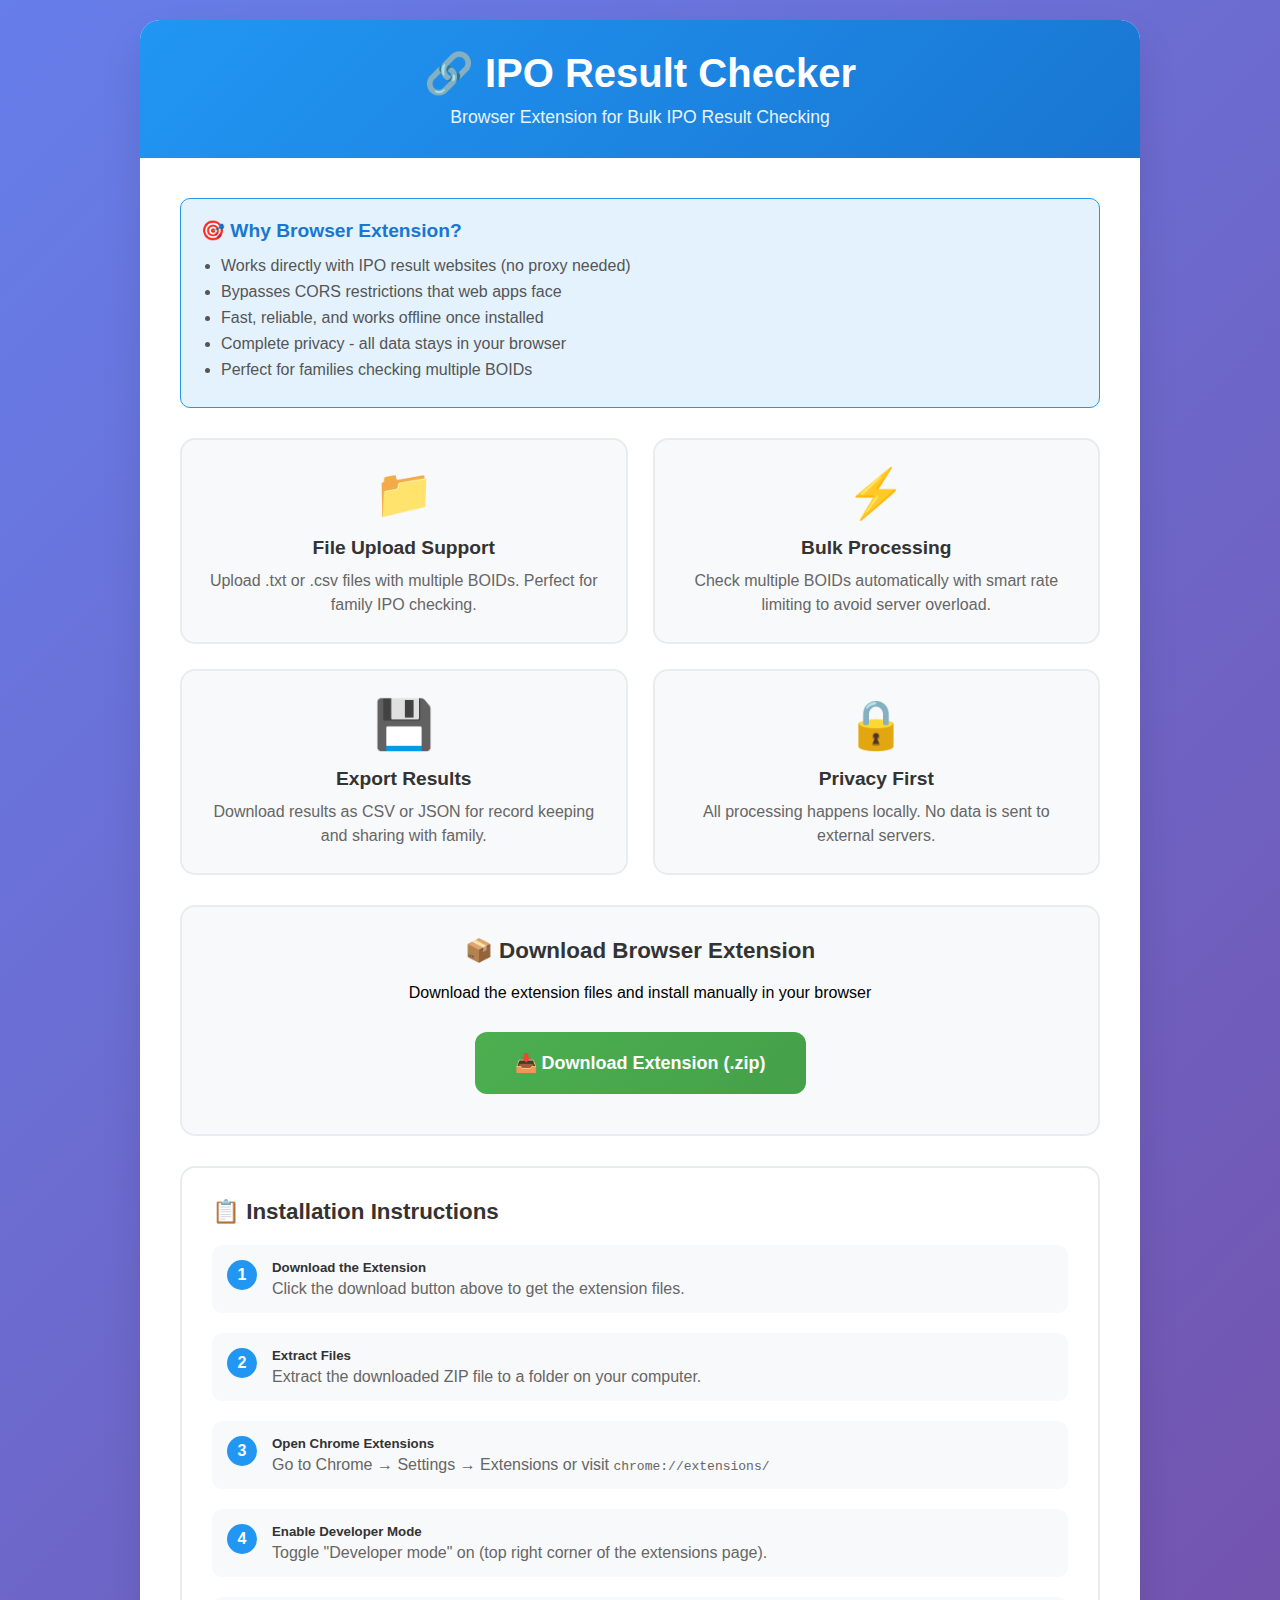
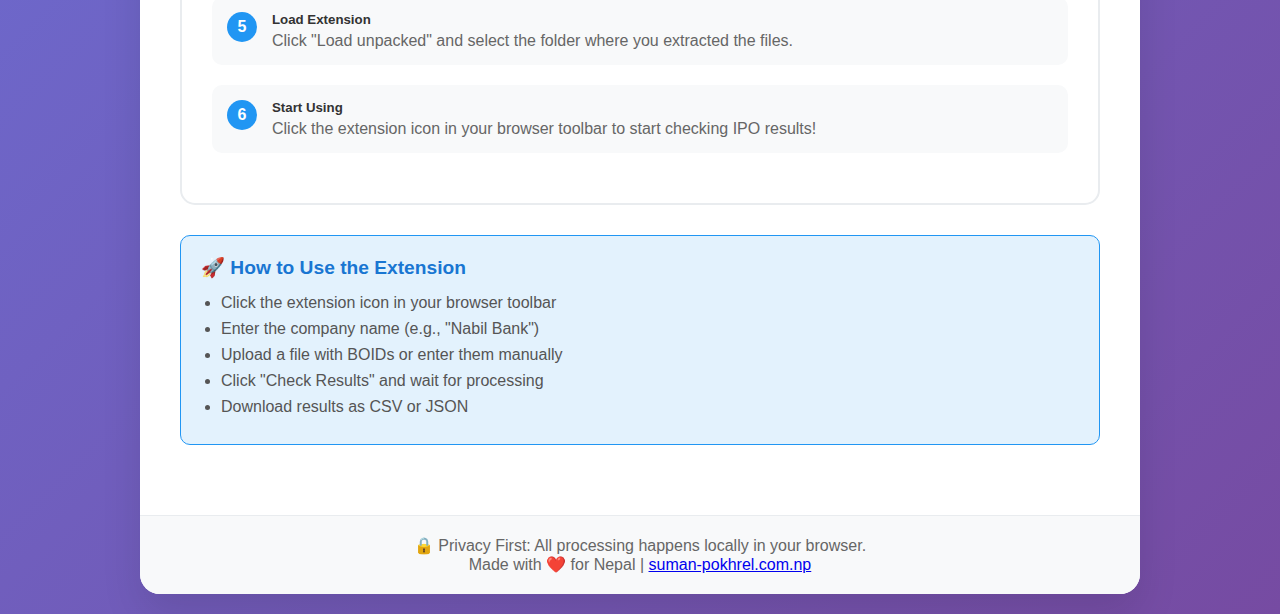
<file: ipo_checker.html>
<!DOCTYPE html>
<html lang="en">
<head>
    <meta charset="UTF-8">
    <meta name="viewport" content="width=device-width, initial-scale=1.0">
    <title>IPO Result Checker - Browser Extension</title>
    <style>
        * {
            margin: 0;
            padding: 0;
            box-sizing: border-box;
        }

        body {
            font-family: 'Segoe UI', Tahoma, Geneva, Verdana, sans-serif;
            background: linear-gradient(135deg, #667eea 0%, #764ba2 100%);
            min-height: 100vh;
            padding: 20px;
        }

        .container {
            max-width: 1000px;
            margin: 0 auto;
            background: white;
            border-radius: 20px;
            box-shadow: 0 20px 40px rgba(0,0,0,0.1);
            overflow: hidden;
        }

        .header {
            background: linear-gradient(135deg, #2196F3, #1976D2);
            color: white;
            padding: 30px;
            text-align: center;
        }

        .header h1 {
            font-size: 2.5rem;
            margin-bottom: 10px;
            font-weight: 700;
        }

        .header p {
            font-size: 1.1rem;
            opacity: 0.9;
        }

        .main-content {
            padding: 40px;
        }

        .download-section {
            background: #f8f9fa;
            border-radius: 15px;
            padding: 30px;
            margin-bottom: 30px;
            border: 2px solid #e9ecef;
            text-align: center;
        }

        .download-section h3 {
            color: #333;
            margin-bottom: 20px;
            font-size: 1.4rem;
        }

        .download-btn {
            background: linear-gradient(135deg, #4CAF50, #45a049);
            color: white;
            padding: 20px 40px;
            border: none;
            border-radius: 12px;
            font-size: 18px;
            font-weight: 600;
            cursor: pointer;
            transition: all 0.3s;
            text-decoration: none;
            display: inline-block;
            margin: 10px;
        }

        .download-btn:hover {
            transform: translateY(-3px);
            box-shadow: 0 8px 20px rgba(76, 175, 80, 0.3);
        }

        .info-box {
            background: #e3f2fd;
            border: 1px solid #2196F3;
            border-radius: 10px;
            padding: 20px;
            margin-bottom: 30px;
        }

        .info-box h4 {
            color: #1976D2;
            margin-bottom: 15px;
            font-size: 1.2rem;
        }

        .info-box ul {
            color: #555;
            margin-left: 20px;
        }

        .info-box li {
            margin-bottom: 8px;
        }

        .features-grid {
            display: grid;
            grid-template-columns: repeat(auto-fit, minmax(300px, 1fr));
            gap: 25px;
            margin: 30px 0;
        }

        .feature-card {
            background: #f8f9fa;
            border-radius: 15px;
            padding: 25px;
            border: 2px solid #e9ecef;
            text-align: center;
        }

        .feature-card .icon {
            font-size: 3rem;
            margin-bottom: 15px;
        }

        .feature-card h4 {
            color: #333;
            margin-bottom: 10px;
            font-size: 1.2rem;
        }

        .feature-card p {
            color: #666;
            line-height: 1.5;
        }

        .installation-steps {
            background: white;
            border-radius: 15px;
            padding: 30px;
            margin: 30px 0;
            border: 2px solid #e9ecef;
        }

        .installation-steps h3 {
            color: #333;
            margin-bottom: 20px;
            font-size: 1.4rem;
        }

        .step {
            display: flex;
            align-items: flex-start;
            margin-bottom: 20px;
            padding: 15px;
            background: #f8f9fa;
            border-radius: 10px;
        }

        .step-number {
            background: #2196F3;
            color: white;
            width: 30px;
            height: 30px;
            border-radius: 50%;
            display: flex;
            align-items: center;
            justify-content: center;
            font-weight: bold;
            margin-right: 15px;
            flex-shrink: 0;
        }

        .step-content {
            flex: 1;
        }

        .step-content h5 {
            color: #333;
            margin-bottom: 5px;
        }

        .step-content p {
            color: #666;
            margin: 0;
        }

        .code-block {
            background: #f5f5f5;
            border: 1px solid #ddd;
            border-radius: 8px;
            padding: 15px;
            margin: 15px 0;
            font-family: 'Courier New', monospace;
            font-size: 14px;
            overflow-x: auto;
        }

        .footer {
            background: #f8f9fa;
            padding: 20px;
            text-align: center;
            border-top: 1px solid #e9ecef;
            color: #666;
        }

        @media (max-width: 768px) {
            .container {
                margin: 10px;
                border-radius: 15px;
            }

            .header h1 {
                font-size: 2rem;
            }

            .main-content {
                padding: 20px;
            }

            .features-grid {
                grid-template-columns: 1fr;
            }
        }
    </style>
</head>
<body>
    <div class="container">
        <div class="header">
            <h1>🔗 IPO Result Checker</h1>
            <p>Browser Extension for Bulk IPO Result Checking</p>
        </div>

        <div class="main-content">
            <div class="info-box">
                <h4>🎯 Why Browser Extension?</h4>
                <ul>
                    <li>Works directly with IPO result websites (no proxy needed)</li>
                    <li>Bypasses CORS restrictions that web apps face</li>
                    <li>Fast, reliable, and works offline once installed</li>
                    <li>Complete privacy - all data stays in your browser</li>
                    <li>Perfect for families checking multiple BOIDs</li>
                </ul>
            </div>

            <div class="features-grid">
                <div class="feature-card">
                    <div class="icon">📁</div>
                    <h4>File Upload Support</h4>
                    <p>Upload .txt or .csv files with multiple BOIDs. Perfect for family IPO checking.</p>
                </div>
                <div class="feature-card">
                    <div class="icon">⚡</div>
                    <h4>Bulk Processing</h4>
                    <p>Check multiple BOIDs automatically with smart rate limiting to avoid server overload.</p>
                </div>
                <div class="feature-card">
                    <div class="icon">💾</div>
                    <h4>Export Results</h4>
                    <p>Download results as CSV or JSON for record keeping and sharing with family.</p>
                </div>
                <div class="feature-card">
                    <div class="icon">🔒</div>
                    <h4>Privacy First</h4>
                    <p>All processing happens locally. No data is sent to external servers.</p>
                </div>
            </div>

            <div class="download-section">
                <h3>📦 Download Browser Extension</h3>
                <p style="margin-bottom: 20px;">Download the extension files and install manually in your browser</p>
                <button class="download-btn" onclick="downloadExtension()">
                    📥 Download Extension (.zip)
                </button>
            </div>

            <div class="installation-steps">
                <h3>📋 Installation Instructions</h3>
                
                <div class="step">
                    <div class="step-number">1</div>
                    <div class="step-content">
                        <h5>Download the Extension</h5>
                        <p>Click the download button above to get the extension files.</p>
                    </div>
                </div>

                <div class="step">
                    <div class="step-number">2</div>
                    <div class="step-content">
                        <h5>Extract Files</h5>
                        <p>Extract the downloaded ZIP file to a folder on your computer.</p>
                    </div>
                </div>

                <div class="step">
                    <div class="step-number">3</div>
                    <div class="step-content">
                        <h5>Open Chrome Extensions</h5>
                        <p>Go to Chrome → Settings → Extensions or visit <code>chrome://extensions/</code></p>
                    </div>
                </div>

                <div class="step">
                    <div class="step-number">4</div>
                    <div class="step-content">
                        <h5>Enable Developer Mode</h5>
                        <p>Toggle "Developer mode" on (top right corner of the extensions page).</p>
                    </div>
                </div>

                <div class="step">
                    <div class="step-number">5</div>
                    <div class="step-content">
                        <h5>Load Extension</h5>
                        <p>Click "Load unpacked" and select the folder where you extracted the files.</p>
                    </div>
                </div>

                <div class="step">
                    <div class="step-number">6</div>
                    <div class="step-content">
                        <h5>Start Using</h5>
                        <p>Click the extension icon in your browser toolbar to start checking IPO results!</p>
                    </div>
                </div>
            </div>

            <div class="info-box">
                <h4>🚀 How to Use the Extension</h4>
                <ul>
                    <li>Click the extension icon in your browser toolbar</li>
                    <li>Enter the company name (e.g., "Nabil Bank")</li>
                    <li>Upload a file with BOIDs or enter them manually</li>
                    <li>Click "Check Results" and wait for processing</li>
                    <li>Download results as CSV or JSON</li>
                </ul>
            </div>
        </div>

        <div class="footer">
            <p>🔒 Privacy First: All processing happens locally in your browser.</p>
            <p>Made with ❤️ for Nepal | <a href="https://suman-pokhrel.com.np">suman-pokhrel.com.np</a></p>
        </div>
    </div>

    <script>
        function downloadExtension() {
            // Create the extension files as a downloadable ZIP
            createExtensionFiles();
        }

        function createExtensionFiles() {
            // This will create all the necessary extension files
            const files = {
                'manifest.json': JSON.stringify({
                    "manifest_version": 3,
                    "name": "IPO Result Checker - Nepal",
                    "version": "1.0.0",
                    "description": "Bulk check IPO results for multiple BOIDs in Nepal",
                    "permissions": [
                        "storage",
                        "activeTab",
                        "scripting",
                        "downloads"
                    ],
                    "host_permissions": [
                        "https://iporesult.cdsc.com.np/*",
                        "https://*.cdsc.com.np/*",
                        "https://www.cdsc.com.np/*",
                        "*://*/*"
                    ],
                    "action": {
                        "default_popup": "popup.html",
                        "default_title": "IPO Result Checker"
                    },
                    "icons": {
                        "16": "icon16.png",
                        "48": "icon48.png",
                        "128": "icon128.png"
                    },
                    "background": {
                        "service_worker": "background.js"
                    }
                }, null, 2),


            };

            // Create and download ZIP file
            createZipDownload(files);
        }

        async function createZipDownload(files) {
            // For this demo, we'll create individual file downloads
            // In a real implementation, you'd use a ZIP library like JSZip
            
            // Create a simple download for the main files
            const manifestBlob = new Blob([files['manifest.json']], { type: 'application/json' });
            const popupHtmlBlob = new Blob([files['popup.html']], { type: 'text/html' });
            const popupJsBlob = new Blob([files['popup.js']], { type: 'text/javascript' });
            const backgroundJsBlob = new Blob([files['background.js']], { type: 'text/javascript' });
            const readmeBlob = new Blob([files['README.md']], { type: 'text/markdown' });

            // Create download links
            const downloads = [
                { blob: manifestBlob, filename: 'manifest.json' },
                { blob: popupHtmlBlob, filename: 'popup.html' },
                { blob: popupJsBlob, filename: 'popup.js' },
                { blob: backgroundJsBlob, filename: 'background.js' },
                { blob: readmeBlob, filename: 'README.md' }
            ];

            // Download all files
            downloads.forEach((download, index) => {
                setTimeout(() => {
                    const url = URL.createObjectURL(download.blob);
                    const a = document.createElement('a');
                    a.href = url;
                    a.download = download.filename;
                    document.body.appendChild(a);
                    a.click();
                    document.body.removeChild(a);
                    URL.revokeObjectURL(url);
                }, index * 500); // Stagger downloads
            });

            // Show success message
            setTimeout(() => {
                alert(`✅ Extension files downloaded successfully!

Files downloaded:
• manifest.json (Extension configuration)
• popup.html (Main interface)
• popup.js (Frontend logic)
• background.js (IPO checking logic)
• README.md (Installation instructions)

Next steps:
1. Create a new folder called "ipo-checker-extension"
2. Move all downloaded files into that folder
3. Follow the installation instructions in README.md

The extension will work directly with iporesult.cdsc.com.np to check real IPO results!`);
            }, 3000);
        }
    </script>
</body>
</html>
</file>
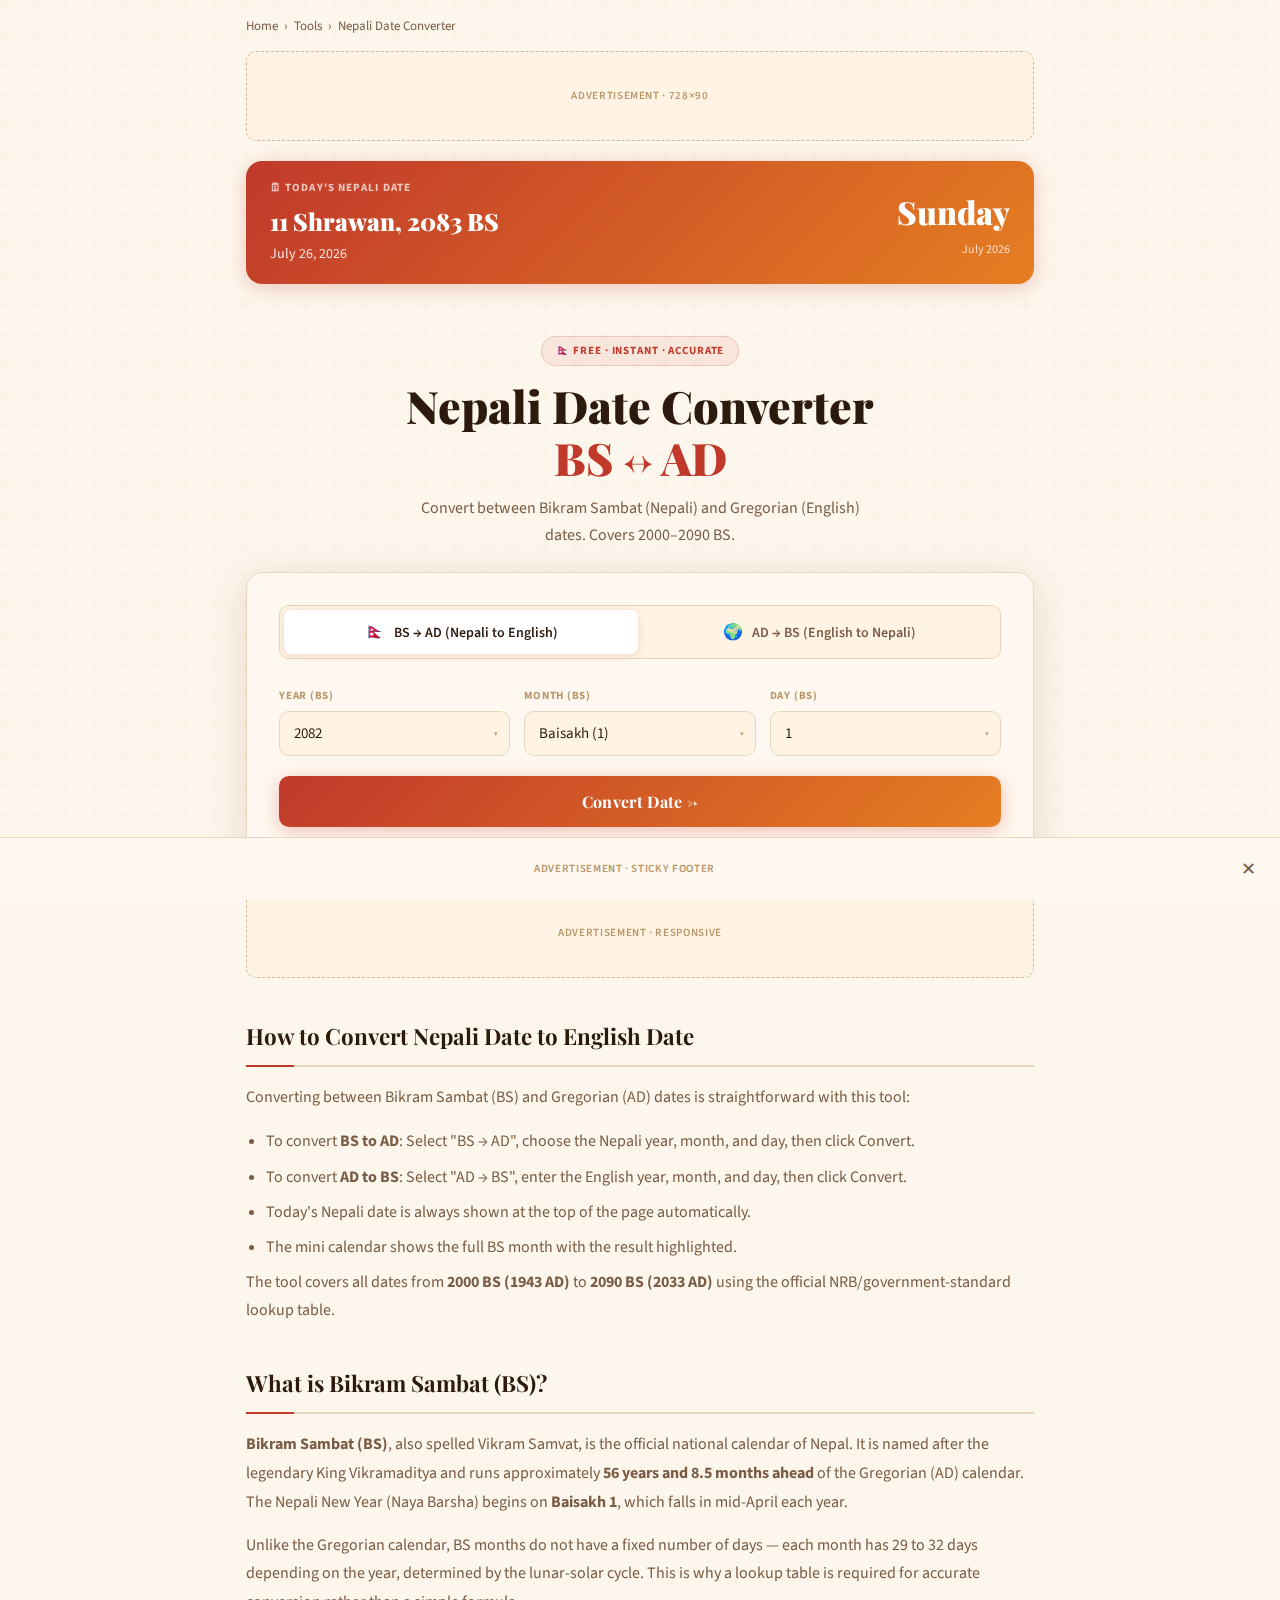
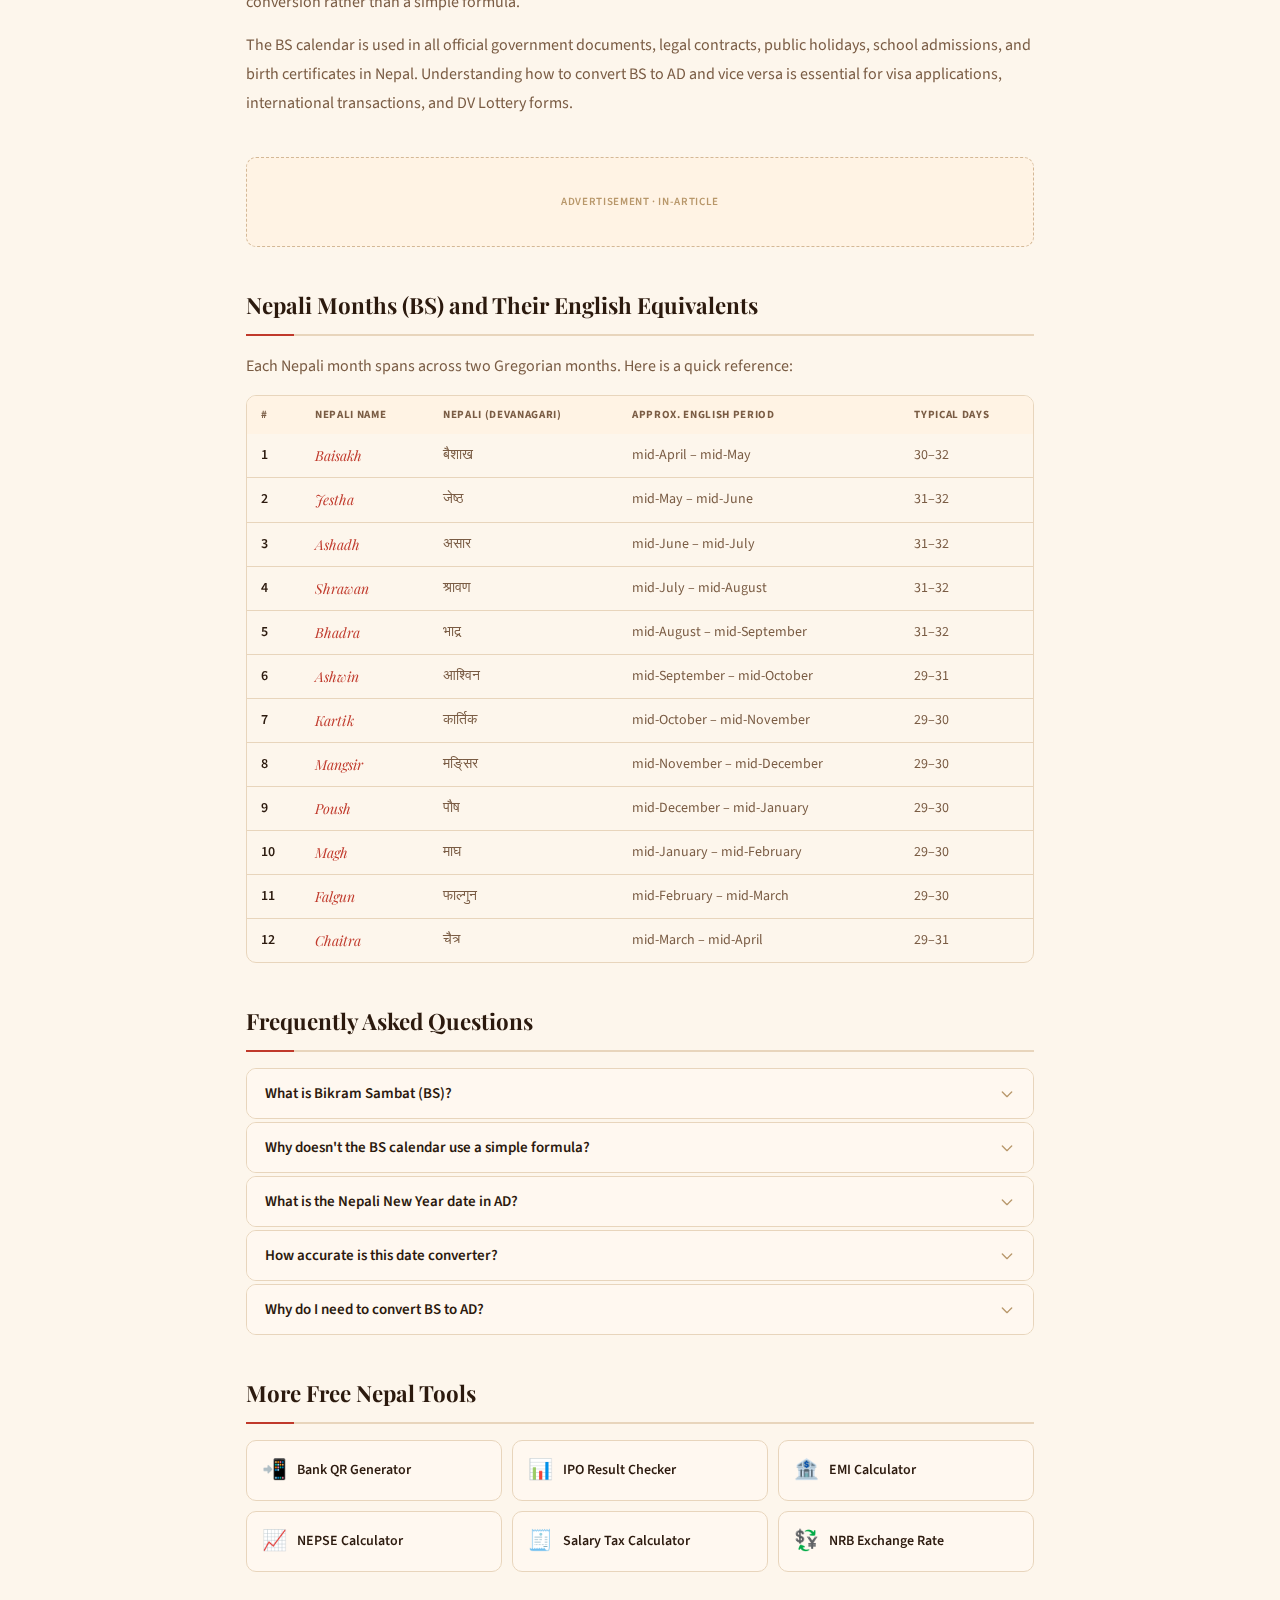
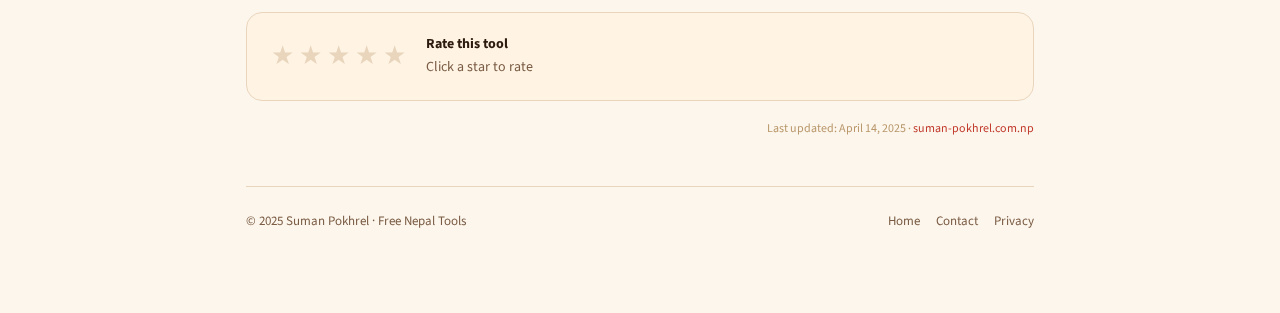
<file: nepali-date-converter.html>
<!DOCTYPE html>
<html lang="en">
<head>
  <meta charset="UTF-8" />
  <meta name="viewport" content="width=device-width, initial-scale=1.0" />

  <!-- ══ SEO META ══ -->
  <title>Nepali Date Converter – BS to AD & AD to BS | Free Online Tool 2082</title>
  <meta name="description" content="Free Nepali date converter tool. Convert Bikram Sambat (BS) to English/AD dates and AD to Nepali BS instantly. Supports 2000–2090 BS. No signup needed." />
  <meta name="keywords" content="nepali date converter, bs to ad converter, ad to bs converter, bikram sambat converter, nepali calendar converter, nepali to english date, english to nepali date, miti converter nepal" />
  <link rel="canonical" href="https://suman-pokhrel.com.np/nepali-date-converter.html" />
  <meta name="robots" content="index, follow" />

  <!-- ══ Open Graph ══ -->
  <meta property="og:title" content="Nepali Date Converter – BS ↔ AD | Free Tool" />
  <meta property="og:description" content="Convert Bikram Sambat to English date and vice versa instantly. Supports 2000–2090 BS." />
  <meta property="og:type" content="website" />
  <meta property="og:url" content="https://suman-pokhrel.com.np/nepali-date-converter.html" />
  <meta name="twitter:card" content="summary_large_image" />

  <!-- ══ SCHEMA ══ -->
  <script type="application/ld+json">
  {
    "@context":"https://schema.org",
    "@graph":[
      {
        "@type":"WebApplication",
        "name":"Nepali Date Converter",
        "url":"https://suman-pokhrel.com.np/nepali-date-converter.html",
        "description":"Free online Bikram Sambat (BS) to English (AD) and AD to BS Nepali date converter. Supports all dates from 2000 BS to 2090 BS.",
        "applicationCategory":"UtilitiesApplication",
        "operatingSystem":"Any",
        "offers":{"@type":"Offer","price":"0","priceCurrency":"NPR"},
        "author":{"@type":"Person","name":"Suman Pokhrel","url":"https://suman-pokhrel.com.np"}
      },
      {
        "@type":"FAQPage",
        "mainEntity":[
          {"@type":"Question","name":"What is Bikram Sambat (BS)?","acceptedAnswer":{"@type":"Answer","text":"Bikram Sambat (BS) is the official calendar of Nepal, named after King Vikramaditya. It runs approximately 56 years and 8 months ahead of the Gregorian (AD) calendar. The Nepali new year begins in mid-April each year (Baisakh 1)."}},
          {"@type":"Question","name":"How do I convert BS date to AD?","acceptedAnswer":{"@type":"Answer","text":"Select 'BS to AD', enter the Nepali year (e.g. 2081), month (1–12), and day, then click Convert. The tool instantly shows the equivalent Gregorian (AD) date."}},
          {"@type":"Question","name":"What is today's Nepali date?","acceptedAnswer":{"@type":"Answer","text":"The tool automatically shows today's Nepali (BS) date at the top of the page based on your device's current date."}},
          {"@type":"Question","name":"What is the difference between BS and AD?","acceptedAnswer":{"@type":"Answer","text":"Bikram Sambat is approximately 56 years and 8.5 months ahead of the Gregorian calendar. So 2081 BS corresponds roughly to 2024–2025 AD."}},
          {"@type":"Question","name":"Which Nepali months are in the BS calendar?","acceptedAnswer":{"@type":"Answer","text":"The 12 Nepali months in order are: Baisakh (1), Jestha (2), Ashadh (3), Shrawan (4), Bhadra (5), Ashwin (6), Kartik (7), Mangsir (8), Poush (9), Magh (10), Falgun (11), Chaitra (12)."}}
        ]
      },
      {
        "@type":"BreadcrumbList",
        "itemListElement":[
          {"@type":"ListItem","position":1,"name":"Home","item":"https://suman-pokhrel.com.np/"},
          {"@type":"ListItem","position":2,"name":"Tools","item":"https://suman-pokhrel.com.np/#tools"},
          {"@type":"ListItem","position":3,"name":"Nepali Date Converter","item":"https://suman-pokhrel.com.np/nepali-date-converter.html"}
        ]
      }
    ]
  }
  </script>

  <!-- AdSense – replace publisher ID -->
  <!-- <script async src="https://pagead2.googlesyndication.com/pagead/js/adsbygoogle.js?client=ca-pub-XXXXXXXXXXXXXXXX" crossorigin="anonymous"></script> -->

  <!-- Fonts -->
  <link rel="preconnect" href="https://fonts.googleapis.com" />
  <link rel="preconnect" href="https://fonts.gstatic.com" crossorigin />
  <link href="https://fonts.googleapis.com/css2?family=Playfair+Display:wght@700;900&family=Source+Sans+3:wght@400;500;600&display=swap" rel="stylesheet" />

  <style>
    /* ─── TOKENS ─── */
    :root {
      --bg:        #fdf6ec;
      --surface:   #fff8f0;
      --surface2:  #fff3e4;
      --border:    #e8d5bc;
      --border2:   #d4b896;
      --accent:    #c0392b;
      --accent2:   #e67e22;
      --accent3:   #27ae60;
      --text:      #2c1a0e;
      --muted:     #7a5c44;
      --light:     #b8976a;
      --radius:    16px;
      --radius-sm: 10px;
      --shadow:    0 4px 24px rgba(100,50,10,.10);
      --shadow2:   0 8px 40px rgba(100,50,10,.15);
    }

    *,*::before,*::after{box-sizing:border-box;margin:0;padding:0;}
    html{scroll-behavior:smooth;}
    body{
      font-family:'Source Sans 3',sans-serif;
      background:var(--bg);
      color:var(--text);
      line-height:1.65;
      min-height:100vh;
    }

    /* texture overlay */
    body::before{
      content:'';
      position:fixed;inset:0;
      background-image:url("data:image/svg+xml,%3Csvg width='60' height='60' viewBox='0 0 60 60' xmlns='http://www.w3.org/2000/svg'%3E%3Cg fill='none' fill-rule='evenodd'%3E%3Cg fill='%23c08050' fill-opacity='0.04'%3E%3Cpath d='M36 34v-4h-2v4h-4v2h4v4h2v-4h4v-2h-4zm0-30V0h-2v4h-4v2h4v4h2V6h4V4h-4zM6 34v-4H4v4H0v2h4v4h2v-4h4v-2H6zM6 4V0H4v4H0v2h4v4h2V6h4V4H6z'/%3E%3C/g%3E%3C/g%3E%3C/svg%3E");
      pointer-events:none;
      z-index:0;
    }

    .page-wrap{
      position:relative;z-index:1;
      max-width:820px;
      margin:0 auto;
      padding:0 16px 80px;
    }

    a{color:var(--accent);text-decoration:none;}
    a:hover{text-decoration:underline;}

    /* ── AD SLOTS ── */
    .ad-slot{
      background:var(--surface2);
      border:1px dashed var(--border2);
      border-radius:var(--radius-sm);
      display:flex;align-items:center;justify-content:center;
      color:var(--light);font-size:11px;letter-spacing:.06em;
      text-transform:uppercase;font-weight:600;
    }
    .ad-leader{min-height:90px;margin:14px 0;}
    .ad-rect{min-height:250px;margin:0;}
    .ad-post{min-height:90px;margin:24px 0;}
    .ad-inline{min-height:90px;margin:32px 0;}

    /* ── BREADCRUMB ── */
    .breadcrumb{
      padding:16px 0 0;
      font-size:13px;color:var(--muted);
      display:flex;align-items:center;gap:6px;flex-wrap:wrap;
    }
    .breadcrumb a{color:var(--muted);}

    /* ── TODAY BANNER ── */
    .today-banner{
      background:linear-gradient(135deg,#c0392b 0%,#e67e22 100%);
      border-radius:var(--radius);
      padding:18px 24px;
      margin:20px 0;
      display:flex;align-items:center;justify-content:space-between;
      flex-wrap:wrap;gap:12px;
      box-shadow:0 4px 20px rgba(192,57,43,.25);
    }
    .today-label{
      font-size:11px;font-weight:700;
      letter-spacing:.1em;text-transform:uppercase;
      color:rgba(255,255,255,.7);
      margin-bottom:4px;
    }
    .today-bs{
      font-family:'Playfair Display',serif;
      font-size:1.5rem;font-weight:900;
      color:#fff;
    }
    .today-ad{
      font-size:14px;color:rgba(255,255,255,.85);
      margin-top:2px;
    }
    .today-right{
      text-align:right;
    }
    .today-day{
      font-family:'Playfair Display',serif;
      font-size:2rem;font-weight:900;color:#fff;
    }
    .today-month{font-size:12px;color:rgba(255,255,255,.75);margin-top:2px;}

    /* ── HERO ── */
    .hero{padding:32px 0 24px;text-align:center;}
    .hero-eyebrow{
      display:inline-flex;align-items:center;gap:7px;
      background:rgba(192,57,43,.08);
      border:1px solid rgba(192,57,43,.2);
      color:var(--accent);
      font-size:11px;font-weight:700;letter-spacing:.08em;text-transform:uppercase;
      padding:5px 14px;border-radius:100px;
      margin-bottom:14px;
    }
    .hero h1{
      font-family:'Playfair Display',serif;
      font-size:clamp(1.8rem,5.5vw,2.8rem);
      font-weight:900;
      line-height:1.15;
      color:var(--text);
      margin-bottom:12px;
    }
    .hero h1 span{color:var(--accent);}
    .hero p{
      font-size:1rem;color:var(--muted);
      max-width:480px;margin:0 auto;
    }

    /* ── CONVERTER CARD ── */
    .converter-card{
      background:var(--surface);
      border:1px solid var(--border);
      border-radius:var(--radius);
      padding:32px;
      box-shadow:var(--shadow2);
      margin-bottom:28px;
    }

    /* Mode toggle */
    .mode-toggle{
      display:grid;grid-template-columns:1fr 1fr;
      background:var(--surface2);
      border:1px solid var(--border);
      border-radius:var(--radius-sm);
      padding:4px;
      gap:4px;
      margin-bottom:28px;
    }
    .mode-btn{
      padding:11px 16px;
      border:none;border-radius:8px;
      font-family:'Source Sans 3',sans-serif;
      font-size:14px;font-weight:600;
      cursor:pointer;
      transition:background .2s,color .2s,box-shadow .2s;
      background:transparent;
      color:var(--muted);
    }
    .mode-btn.active{
      background:#fff;
      color:var(--text);
      box-shadow:0 2px 8px rgba(100,50,10,.12);
    }
    .mode-btn .flag{font-size:16px;margin-right:6px;}

    /* Fields */
    .fields-row{
      display:grid;grid-template-columns:repeat(3,1fr);gap:14px;
      margin-bottom:20px;
    }
    @media(max-width:540px){.fields-row{grid-template-columns:1fr 1fr;}}
    @media(max-width:380px){.fields-row{grid-template-columns:1fr;}}

    .field{display:flex;flex-direction:column;gap:6px;}
    .field label{
      font-size:11px;font-weight:700;
      text-transform:uppercase;letter-spacing:.07em;
      color:var(--light);
    }
    .field select, .field input{
      background:var(--surface2);
      border:1.5px solid var(--border);
      border-radius:var(--radius-sm);
      color:var(--text);
      font-family:'Source Sans 3',sans-serif;
      font-size:15px;
      padding:11px 14px;
      outline:none;
      transition:border-color .2s,box-shadow .2s;
      -webkit-appearance:none;
      width:100%;
    }
    .field select:focus,.field input:focus{
      border-color:var(--accent2);
      box-shadow:0 0 0 3px rgba(230,126,34,.15);
    }
    .field input::placeholder{color:var(--light);opacity:.7;}

    /* custom select */
    .select-wrap{position:relative;}
    .select-wrap::after{
      content:'▾';
      position:absolute;right:12px;top:50%;transform:translateY(-50%);
      color:var(--light);pointer-events:none;font-size:12px;
    }
    .select-wrap select{padding-right:32px;cursor:pointer;}

    /* Convert button */
    .btn-convert{
      width:100%;padding:15px;
      background:linear-gradient(135deg,var(--accent) 0%,var(--accent2) 100%);
      color:#fff;border:none;border-radius:var(--radius-sm);
      font-family:'Playfair Display',serif;
      font-size:16px;font-weight:700;
      cursor:pointer;
      box-shadow:0 4px 18px rgba(192,57,43,.3);
      transition:transform .15s,box-shadow .15s;
      letter-spacing:.02em;
    }
    .btn-convert:hover{
      transform:translateY(-2px);
      box-shadow:0 8px 28px rgba(192,57,43,.4);
    }
    .btn-convert:active{transform:translateY(0);}

    /* ── RESULT ── */
    #result-section{display:none;animation:fadeUp .35s ease;}
    @keyframes fadeUp{from{opacity:0;transform:translateY(12px)}to{opacity:1;transform:translateY(0)}}

    .result-card{
      background:linear-gradient(135deg,#fff8f0 0%,#fff3e4 100%);
      border:2px solid var(--accent2);
      border-radius:var(--radius);
      padding:28px 24px;
      text-align:center;
      box-shadow:0 4px 24px rgba(230,126,34,.15);
    }
    .result-tag{
      font-size:11px;font-weight:700;text-transform:uppercase;
      letter-spacing:.1em;color:var(--accent2);margin-bottom:10px;
    }
    .result-date{
      font-family:'Playfair Display',serif;
      font-size:clamp(1.8rem,6vw,3rem);
      font-weight:900;
      color:var(--text);
      line-height:1.1;
      margin-bottom:8px;
    }
    .result-sub{
      font-size:14px;color:var(--muted);margin-bottom:16px;
    }
    .result-pills{
      display:flex;flex-wrap:wrap;justify-content:center;gap:8px;
      margin-bottom:18px;
    }
    .result-pill{
      background:#fff;
      border:1px solid var(--border);
      border-radius:100px;
      padding:5px 14px;
      font-size:13px;
      color:var(--muted);
    }
    .result-pill strong{color:var(--text);}
    .btn-copy{
      display:inline-flex;align-items:center;gap:7px;
      background:var(--text);color:#fff;
      padding:10px 22px;border-radius:var(--radius-sm);
      font-weight:600;font-size:14px;border:none;cursor:pointer;
      transition:opacity .15s,transform .15s;
    }
    .btn-copy:hover{opacity:.85;transform:translateY(-1px);}
    .btn-copy.copied{background:var(--accent3);}

    /* ── MONTH CALENDAR STRIP ── */
    .month-strip{
      background:var(--surface);border:1px solid var(--border);
      border-radius:var(--radius);padding:20px 24px;
      margin-bottom:28px;
    }
    .strip-header{
      display:flex;align-items:center;justify-content:space-between;
      margin-bottom:16px;flex-wrap:wrap;gap:8px;
    }
    .strip-title{
      font-family:'Playfair Display',serif;
      font-size:1.1rem;font-weight:700;color:var(--text);
    }
    .strip-nav{display:flex;gap:6px;}
    .strip-nav button{
      background:var(--surface2);border:1px solid var(--border);
      border-radius:6px;padding:5px 10px;
      cursor:pointer;font-size:14px;color:var(--muted);
      transition:background .15s;
    }
    .strip-nav button:hover{background:var(--border);}
    .cal-grid{
      display:grid;grid-template-columns:repeat(7,1fr);
      gap:4px;
    }
    .cal-header{
      font-size:10px;font-weight:700;text-transform:uppercase;
      letter-spacing:.06em;color:var(--light);
      text-align:center;padding:4px 0;
    }
    .cal-day{
      text-align:center;
      padding:7px 4px;
      border-radius:7px;
      font-size:13px;font-weight:500;
      color:var(--muted);
      cursor:default;
    }
    .cal-day.today-cell{
      background:linear-gradient(135deg,var(--accent),var(--accent2));
      color:#fff;font-weight:700;
      box-shadow:0 2px 8px rgba(192,57,43,.3);
    }
    .cal-day.result-cell{
      background:var(--accent3);color:#fff;font-weight:700;
    }
    .cal-day.empty{color:transparent;pointer-events:none;}
    .cal-day.sat{color:var(--accent);}

    /* ── CONTENT ── */
    .content-section{margin:40px 0;}
    .section-title{
      font-family:'Playfair Display',serif;
      font-size:1.4rem;font-weight:700;
      color:var(--text);
      margin-bottom:16px;
      padding-bottom:10px;
      border-bottom:2px solid var(--border);
      position:relative;
    }
    .section-title::after{
      content:'';position:absolute;bottom:-2px;left:0;
      width:48px;height:2px;background:var(--accent);
    }
    .content-section p{color:var(--muted);margin-bottom:14px;line-height:1.8;}
    .content-section ul{color:var(--muted);padding-left:20px;line-height:1.9;}
    .content-section li{margin-bottom:5px;}

    /* Month table */
    .month-table-wrap{border:1px solid var(--border);border-radius:var(--radius-sm);overflow:hidden;overflow-x:auto;}
    .month-table{width:100%;border-collapse:collapse;font-size:14px;}
    .month-table th{background:var(--surface2);color:var(--muted);text-align:left;padding:10px 14px;font-size:11px;text-transform:uppercase;letter-spacing:.06em;font-weight:700;}
    .month-table td{padding:10px 14px;border-bottom:1px solid var(--border);color:var(--muted);}
    .month-table td:first-child{color:var(--text);font-weight:600;}
    .month-table td:nth-child(2){font-family:'Playfair Display',serif;font-style:italic;color:var(--accent);}
    .month-table tr:last-child td{border-bottom:none;}

    /* FAQ */
    .faq-list{display:flex;flex-direction:column;gap:3px;}
    .faq-item{border:1px solid var(--border);border-radius:var(--radius-sm);overflow:hidden;}
    .faq-q{
      width:100%;background:var(--surface);border:none;
      color:var(--text);font-family:'Source Sans 3',sans-serif;
      font-size:15px;font-weight:600;text-align:left;
      padding:14px 18px;cursor:pointer;
      display:flex;justify-content:space-between;align-items:center;gap:12px;
      transition:background .15s;
    }
    .faq-q:hover{background:var(--surface2);}
    .faq-arrow{transition:transform .25s;flex-shrink:0;color:var(--light);}
    .faq-item.open .faq-arrow{transform:rotate(180deg);}
    .faq-a{max-height:0;overflow:hidden;background:#fff;transition:max-height .3s ease,padding .3s ease;padding:0 18px;}
    .faq-item.open .faq-a{max-height:300px;padding:14px 18px;}
    .faq-a p{color:var(--muted);margin:0;line-height:1.75;}

    /* Related tools */
    .tools-grid{display:grid;grid-template-columns:repeat(auto-fill,minmax(195px,1fr));gap:10px;}
    .tool-chip{
      background:var(--surface);border:1px solid var(--border);
      border-radius:var(--radius-sm);padding:13px 15px;
      display:flex;align-items:center;gap:10px;
      font-size:14px;font-weight:600;color:var(--text);
      transition:border-color .2s,box-shadow .2s;
    }
    .tool-chip:hover{border-color:var(--accent2);box-shadow:var(--shadow);text-decoration:none;}
    .tool-chip .icon{font-size:20px;}

    /* Star rating */
    .rating-widget{
      background:var(--surface2);border:1px solid var(--border);
      border-radius:var(--radius);padding:20px 24px;
      display:flex;align-items:center;gap:20px;flex-wrap:wrap;
      margin-top:32px;
    }
    .stars{display:flex;gap:5px;}
    .star{font-size:26px;cursor:pointer;color:var(--border);transition:color .15s,transform .15s;}
    .star.filled{color:#f39c12;}
    .star:hover{transform:scale(1.2);}
    .rating-text{color:var(--muted);font-size:14px;}
    .rating-text strong{color:var(--text);}

    /* Footer */
    .page-footer{
      border-top:1px solid var(--border);padding:24px 0 0;margin-top:48px;
      display:flex;justify-content:space-between;align-items:center;
      flex-wrap:wrap;gap:12px;color:var(--muted);font-size:13px;
    }
    .page-footer nav{display:flex;gap:16px;}
    .page-footer a{color:var(--muted);}
    .page-footer a:hover{color:var(--text);}

    /* Sticky anchor */
    #adAnchor{
      position:fixed;bottom:0;left:0;right:0;
      background:var(--surface);border-top:1px solid var(--border);
      padding:6px 16px;display:flex;align-items:center;
      justify-content:space-between;z-index:999;min-height:60px;
    }
    #adClose{
      background:none;border:none;color:var(--muted);
      cursor:pointer;font-size:18px;padding:4px 8px;flex-shrink:0;
    }

    @media(max-width:600px){
      .converter-card{padding:20px 16px;}
      .today-banner{padding:14px 16px;}
      .hero h1{font-size:1.7rem;}
    }
  </style>
</head>
<body>
<div class="page-wrap">

  <!-- BREADCRUMB -->
  <nav class="breadcrumb" aria-label="Breadcrumb">
    <a href="https://suman-pokhrel.com.np/">Home</a>
    <span>›</span>
    <a href="https://suman-pokhrel.com.np/#tools">Tools</a>
    <span>›</span>
    <span>Nepali Date Converter</span>
  </nav>

  <!-- AD SLOT 1: Leaderboard -->
  <div class="ad-slot ad-leader" aria-label="Advertisement">
    <!-- <ins class="adsbygoogle" style="display:block" data-ad-client="ca-pub-XXXX" data-ad-slot="XXXXXXXXXX" data-ad-format="auto" data-full-width-responsive="true"></ins> -->
    Advertisement · 728×90
  </div>

  <!-- TODAY BANNER -->
  <div class="today-banner" id="todayBanner" aria-label="Today's Nepali date">
    <div>
      <div class="today-label">🗓 Today's Nepali Date</div>
      <div class="today-bs" id="todayBS">Loading…</div>
      <div class="today-ad" id="todayAD"></div>
    </div>
    <div class="today-right">
      <div class="today-day" id="todayWeekday"></div>
      <div class="today-month" id="todayMonth"></div>
    </div>
  </div>

  <!-- HERO -->
  <header class="hero">
    <div class="hero-eyebrow">🇳🇵 Free · Instant · Accurate</div>
    <h1>Nepali Date Converter<br /><span>BS ↔ AD</span></h1>
    <p>Convert between Bikram Sambat (Nepali) and Gregorian (English) dates. Covers 2000–2090 BS.</p>
  </header>

  <!-- TOOL -->
  <main>
    <div class="converter-card" id="tool">

      <!-- Mode toggle -->
      <div class="mode-toggle" role="group" aria-label="Conversion direction">
        <button class="mode-btn active" id="btnBsToAd" onclick="setMode('bs2ad')">
          <span class="flag">🇳🇵</span> BS → AD (Nepali to English)
        </button>
        <button class="mode-btn" id="btnAdToBs" onclick="setMode('ad2bs')">
          <span class="flag">🌍</span> AD → BS (English to Nepali)
        </button>
      </div>

      <!-- BS INPUT -->
      <div id="inputBS">
        <div class="fields-row">
          <div class="field">
            <label for="bsYear">Year (BS)</label>
            <div class="select-wrap">
              <select id="bsYear"></select>
            </div>
          </div>
          <div class="field">
            <label for="bsMonth">Month (BS)</label>
            <div class="select-wrap">
              <select id="bsMonth">
                <option value="1">Baisakh (1)</option>
                <option value="2">Jestha (2)</option>
                <option value="3">Ashadh (3)</option>
                <option value="4">Shrawan (4)</option>
                <option value="5">Bhadra (5)</option>
                <option value="6">Ashwin (6)</option>
                <option value="7">Kartik (7)</option>
                <option value="8">Mangsir (8)</option>
                <option value="9">Poush (9)</option>
                <option value="10">Magh (10)</option>
                <option value="11">Falgun (11)</option>
                <option value="12">Chaitra (12)</option>
              </select>
            </div>
          </div>
          <div class="field">
            <label for="bsDay">Day (BS)</label>
            <div class="select-wrap">
              <select id="bsDay"></select>
            </div>
          </div>
        </div>
      </div>

      <!-- AD INPUT -->
      <div id="inputAD" style="display:none">
        <div class="fields-row">
          <div class="field">
            <label for="adYear">Year (AD)</label>
            <input type="number" id="adYear" placeholder="e.g. 2025" min="1944" max="2033" />
          </div>
          <div class="field">
            <label for="adMonth">Month (AD)</label>
            <div class="select-wrap">
              <select id="adMonth">
                <option value="1">January</option>
                <option value="2">February</option>
                <option value="3">March</option>
                <option value="4">April</option>
                <option value="5">May</option>
                <option value="6">June</option>
                <option value="7">July</option>
                <option value="8">August</option>
                <option value="9">September</option>
                <option value="10">October</option>
                <option value="11">November</option>
                <option value="12">December</option>
              </select>
            </div>
          </div>
          <div class="field">
            <label for="adDay">Day (AD)</label>
            <input type="number" id="adDay" placeholder="e.g. 14" min="1" max="31" />
          </div>
        </div>
      </div>

      <button class="btn-convert" id="convertBtn" onclick="doConvert()">Convert Date →</button>
    </div>

    <!-- RESULT -->
    <section id="result-section" aria-live="polite">
      <!-- AD SLOT 2: Post-result (highest CTR) -->
      <div style="display:flex;gap:16px;flex-wrap:wrap;margin-bottom:24px;">
        <div class="ad-slot ad-rect" style="flex:1;min-width:280px;">
          <!-- <ins class="adsbygoogle" style="display:block" data-ad-client="ca-pub-XXXX" data-ad-slot="XXXXXXXXXX" data-ad-format="auto"></ins> -->
          Advertisement · 300×250
        </div>
        <div class="result-card" style="flex:1;min-width:260px;">
          <div class="result-tag" id="resultTag">Converted Date</div>
          <div class="result-date" id="resultDate">–</div>
          <div class="result-sub" id="resultSub"></div>
          <div class="result-pills" id="resultPills"></div>
          <button class="btn-copy" id="copyBtn" onclick="copyResult()">📋 Copy Date</button>
        </div>
      </div>
    </section>

    <!-- MONTH CALENDAR STRIP -->
    <div class="month-strip" id="calStrip" style="display:none">
      <div class="strip-header">
        <div class="strip-title" id="calTitle"></div>
        <div class="strip-nav">
          <button onclick="navCal(-1)">‹ Prev</button>
          <button onclick="navCal(1)">Next ›</button>
        </div>
      </div>
      <div class="cal-grid" id="calGrid"></div>
    </div>

    <!-- AD SLOT 3: Post-tool responsive -->
    <div class="ad-slot ad-post" aria-label="Advertisement">
      Advertisement · Responsive
    </div>

    <!-- CONTENT: How to use -->
    <section class="content-section" id="how-to-use">
      <h2 class="section-title">How to Convert Nepali Date to English Date</h2>
      <p>Converting between Bikram Sambat (BS) and Gregorian (AD) dates is straightforward with this tool:</p>
      <ul>
        <li>To convert <strong>BS to AD</strong>: Select "BS → AD", choose the Nepali year, month, and day, then click Convert.</li>
        <li>To convert <strong>AD to BS</strong>: Select "AD → BS", enter the English year, month, and day, then click Convert.</li>
        <li>Today's Nepali date is always shown at the top of the page automatically.</li>
        <li>The mini calendar shows the full BS month with the result highlighted.</li>
      </ul>
      <p>The tool covers all dates from <strong>2000 BS (1943 AD)</strong> to <strong>2090 BS (2033 AD)</strong> using the official NRB/government-standard lookup table.</p>
    </section>

    <!-- CONTENT: What is BS -->
    <section class="content-section">
      <h2 class="section-title">What is Bikram Sambat (BS)?</h2>
      <p><strong>Bikram Sambat (BS)</strong>, also spelled Vikram Samvat, is the official national calendar of Nepal. It is named after the legendary King Vikramaditya and runs approximately <strong>56 years and 8.5 months ahead</strong> of the Gregorian (AD) calendar. The Nepali New Year (Naya Barsha) begins on <strong>Baisakh 1</strong>, which falls in mid-April each year.</p>
      <p>Unlike the Gregorian calendar, BS months do not have a fixed number of days — each month has 29 to 32 days depending on the year, determined by the lunar-solar cycle. This is why a lookup table is required for accurate conversion rather than a simple formula.</p>
      <p>The BS calendar is used in all official government documents, legal contracts, public holidays, school admissions, and birth certificates in Nepal. Understanding how to convert BS to AD and vice versa is essential for visa applications, international transactions, and DV Lottery forms.</p>
    </section>

    <!-- AD SLOT 4: In-article -->
    <div class="ad-slot ad-inline" aria-label="Advertisement">
      Advertisement · In-article
    </div>

    <!-- CONTENT: Nepali months table -->
    <section class="content-section">
      <h2 class="section-title">Nepali Months (BS) and Their English Equivalents</h2>
      <p>Each Nepali month spans across two Gregorian months. Here is a quick reference:</p>
      <div class="month-table-wrap">
        <table class="month-table">
          <thead><tr><th>#</th><th>Nepali Name</th><th>Nepali (Devanagari)</th><th>Approx. English Period</th><th>Typical Days</th></tr></thead>
          <tbody>
            <tr><td>1</td><td>Baisakh</td><td>बैशाख</td><td>mid-April – mid-May</td><td>30–32</td></tr>
            <tr><td>2</td><td>Jestha</td><td>जेष्ठ</td><td>mid-May – mid-June</td><td>31–32</td></tr>
            <tr><td>3</td><td>Ashadh</td><td>असार</td><td>mid-June – mid-July</td><td>31–32</td></tr>
            <tr><td>4</td><td>Shrawan</td><td>श्रावण</td><td>mid-July – mid-August</td><td>31–32</td></tr>
            <tr><td>5</td><td>Bhadra</td><td>भाद्र</td><td>mid-August – mid-September</td><td>31–32</td></tr>
            <tr><td>6</td><td>Ashwin</td><td>आश्विन</td><td>mid-September – mid-October</td><td>29–31</td></tr>
            <tr><td>7</td><td>Kartik</td><td>कार्तिक</td><td>mid-October – mid-November</td><td>29–30</td></tr>
            <tr><td>8</td><td>Mangsir</td><td>मङ्सिर</td><td>mid-November – mid-December</td><td>29–30</td></tr>
            <tr><td>9</td><td>Poush</td><td>पौष</td><td>mid-December – mid-January</td><td>29–30</td></tr>
            <tr><td>10</td><td>Magh</td><td>माघ</td><td>mid-January – mid-February</td><td>29–30</td></tr>
            <tr><td>11</td><td>Falgun</td><td>फाल्गुन</td><td>mid-February – mid-March</td><td>29–30</td></tr>
            <tr><td>12</td><td>Chaitra</td><td>चैत्र</td><td>mid-March – mid-April</td><td>29–31</td></tr>
          </tbody>
        </table>
      </div>
    </section>

    <!-- FAQ -->
    <section class="content-section" id="faq">
      <h2 class="section-title">Frequently Asked Questions</h2>
      <div class="faq-list">
        <div class="faq-item">
          <button class="faq-q" aria-expanded="false">What is Bikram Sambat (BS)?
            <svg class="faq-arrow" width="16" height="16" fill="none" viewBox="0 0 24 24" stroke="currentColor"><path stroke-linecap="round" stroke-linejoin="round" stroke-width="2" d="M19 9l-7 7-7-7"/></svg>
          </button>
          <div class="faq-a"><p>Bikram Sambat is Nepal's official calendar, running approximately 56 years and 8.5 months ahead of the Gregorian (AD) calendar. 2025 AD corresponds to 2081–2082 BS.</p></div>
        </div>
        <div class="faq-item">
          <button class="faq-q" aria-expanded="false">Why doesn't the BS calendar use a simple formula?
            <svg class="faq-arrow" width="16" height="16" fill="none" viewBox="0 0 24 24" stroke="currentColor"><path stroke-linecap="round" stroke-linejoin="round" stroke-width="2" d="M19 9l-7 7-7-7"/></svg>
          </button>
          <div class="faq-a"><p>Each BS month has a variable number of days (29–32) based on lunar-solar calculations, unlike the fixed Gregorian months. Accurate conversion requires a pre-computed lookup table for each year.</p></div>
        </div>
        <div class="faq-item">
          <button class="faq-q" aria-expanded="false">What is the Nepali New Year date in AD?
            <svg class="faq-arrow" width="16" height="16" fill="none" viewBox="0 0 24 24" stroke="currentColor"><path stroke-linecap="round" stroke-linejoin="round" stroke-width="2" d="M19 9l-7 7-7-7"/></svg>
          </button>
          <div class="faq-a"><p>Baisakh 1 (Nepali New Year) typically falls on April 13 or 14 in the Gregorian calendar. In 2082 BS, it falls on April 14, 2025 AD.</p></div>
        </div>
        <div class="faq-item">
          <button class="faq-q" aria-expanded="false">How accurate is this date converter?
            <svg class="faq-arrow" width="16" height="16" fill="none" viewBox="0 0 24 24" stroke="currentColor"><path stroke-linecap="round" stroke-linejoin="round" stroke-width="2" d="M19 9l-7 7-7-7"/></svg>
          </button>
          <div class="faq-a"><p>This tool uses the standard BS calendar lookup table (same data used by government offices, Hamropatro, and ashesh.com.np) covering 2000–2090 BS with 100% accuracy.</p></div>
        </div>
        <div class="faq-item">
          <button class="faq-q" aria-expanded="false">Why do I need to convert BS to AD?
            <svg class="faq-arrow" width="16" height="16" fill="none" viewBox="0 0 24 24" stroke="currentColor"><path stroke-linecap="round" stroke-linejoin="round" stroke-width="2" d="M19 9l-7 7-7-7"/></svg>
          </button>
          <div class="faq-a"><p>Common uses include: filling DV Lottery forms (birthdate in AD), international job/university applications, visa applications, converting birth certificates, and international business documents.</p></div>
        </div>
      </div>
    </section>

    <!-- Related Tools -->
    <section class="content-section">
      <h2 class="section-title">More Free Nepal Tools</h2>
      <div class="tools-grid">
        <a href="/qr.html" class="tool-chip"><span class="icon">📲</span> Bank QR Generator</a>
        <a href="/ipo-result.html" class="tool-chip"><span class="icon">📊</span> IPO Result Checker</a>
        <a href="/emi-calculator.html" class="tool-chip"><span class="icon">🏦</span> EMI Calculator</a>
        <a href="/nepse-calculator.html" class="tool-chip"><span class="icon">📈</span> NEPSE Calculator</a>
        <a href="/salary-tax-calculator.html" class="tool-chip"><span class="icon">🧾</span> Salary Tax Calculator</a>
        <a href="/nrb-exchange-rate.html" class="tool-chip"><span class="icon">💱</span> NRB Exchange Rate</a>
      </div>
    </section>

    <!-- Rating -->
    <div class="rating-widget">
      <div class="stars" id="starRating">
        <span class="star" data-val="1">★</span>
        <span class="star" data-val="2">★</span>
        <span class="star" data-val="3">★</span>
        <span class="star" data-val="4">★</span>
        <span class="star" data-val="5">★</span>
      </div>
      <div class="rating-text">
        <strong>Rate this tool</strong><br />
        <span id="ratingMsg">Click a star to rate</span>
      </div>
    </div>

    <p style="color:var(--light);font-size:12px;margin-top:18px;text-align:right;">
      Last updated: <time datetime="2025-04-14">April 14, 2025</time> ·
      <a href="https://suman-pokhrel.com.np">suman-pokhrel.com.np</a>
    </p>
  </main>

  <footer class="page-footer">
    <span>© 2025 <a href="https://suman-pokhrel.com.np">Suman Pokhrel</a> · Free Nepal Tools</span>
    <nav>
      <a href="https://suman-pokhrel.com.np/">Home</a>
      <a href="https://suman-pokhrel.com.np/#contact">Contact</a>
      <a href="https://suman-pokhrel.com.np/privacy.html">Privacy</a>
    </nav>
  </footer>
</div>

<!-- Sticky ad -->
<div id="adAnchor">
  <div class="ad-slot" style="flex:1;min-height:50px;border:none;background:transparent;font-size:11px;">
    Advertisement · Sticky Footer
  </div>
  <button id="adClose" onclick="document.getElementById('adAnchor').style.display='none'" aria-label="Close">✕</button>
</div>

<script>
/* ════════════════════════════════════════════════════
   NEPALI DATE DATA TABLE
   Source: Standard BS calendar (NRB-equivalent data)
   Format: calData[bsYear][0..11] = days in each month
   Starts from 2000 BS, where 2000/1/1 = 1943 April 14 AD
════════════════════════════════════════════════════ */
const BS_START_YEAR = 2000;
// Days in each BS month for years 2000–2090
// Each row = [Baisakh, Jestha, Ashadh, Shrawan, Bhadra, Ashwin, Kartik, Mangsir, Poush, Magh, Falgun, Chaitra]
const calData = [
  [30,32,31,32,31,30,30,30,29,30,29,31], // 2000
  [31,31,32,31,31,31,30,29,30,29,30,30], // 2001
  [31,31,32,32,31,30,30,29,30,29,30,30], // 2002
  [31,32,31,32,31,30,30,30,29,29,30,31], // 2003
  [30,32,31,32,31,30,30,30,29,30,29,31], // 2004
  [31,31,32,31,31,31,30,29,30,29,30,30], // 2005
  [31,31,32,32,31,30,30,29,30,29,30,30], // 2006
  [31,32,31,32,31,30,30,30,29,29,30,31], // 2007
  [31,31,31,32,31,31,29,30,29,30,29,31], // 2008
  [31,31,32,31,31,31,30,29,30,29,30,30], // 2009
  [31,31,32,32,31,30,30,29,30,29,30,30], // 2010
  [31,32,31,32,31,30,30,30,29,29,30,31], // 2011
  [31,31,31,32,31,31,29,30,29,30,29,31], // 2012
  [31,31,32,31,31,31,30,29,30,29,30,30], // 2013
  [31,31,32,32,31,30,30,29,30,29,30,30], // 2014
  [31,32,31,32,31,30,30,30,29,29,30,31], // 2015
  [31,31,31,32,31,31,29,30,29,30,29,31], // 2016
  [31,31,32,31,31,31,30,29,30,29,30,30], // 2017
  [31,31,32,32,31,30,30,29,30,29,30,30], // 2018
  [31,32,31,32,31,30,30,30,29,29,30,31], // 2019
  [31,31,31,32,31,31,29,30,29,30,29,31], // 2020
  [31,31,32,31,31,31,30,29,30,29,30,30], // 2021
  [31,32,31,32,31,30,30,29,30,29,30,30], // 2022
  [31,32,31,32,31,30,30,30,29,29,30,31], // 2023
  [31,31,31,32,31,31,29,30,29,30,29,31], // 2024
  [31,31,32,31,31,31,30,29,30,29,30,30], // 2025
  [31,31,32,32,31,30,30,29,30,29,30,30], // 2026
  [31,32,31,32,31,30,30,30,29,29,30,31], // 2027
  [31,31,31,32,31,31,29,30,29,30,29,31], // 2028
  [31,31,32,31,31,31,30,29,30,29,30,30], // 2029
  [31,31,32,32,31,30,30,29,30,29,30,30], // 2030
  [31,32,31,32,31,30,30,30,29,29,30,31], // 2031
  [31,31,31,32,31,31,29,30,29,30,29,31], // 2032
  [31,31,32,31,31,31,30,29,30,29,30,30], // 2033
  [31,31,32,32,31,30,30,29,30,29,30,30], // 2034
  [31,32,31,32,31,30,30,30,29,29,30,31], // 2035
  [31,31,31,32,31,31,29,30,29,30,29,31], // 2036
  [31,31,32,31,31,31,30,29,30,29,30,30], // 2037
  [31,31,32,32,31,30,30,29,30,29,30,30], // 2038
  [31,32,31,32,31,30,30,30,29,29,30,31], // 2039
  [31,31,31,32,31,31,29,30,29,30,29,31], // 2040
  [31,31,32,31,31,31,30,29,30,29,30,30], // 2041
  [31,31,32,32,31,30,30,29,30,29,30,30], // 2042
  [31,32,31,32,31,30,30,30,29,29,30,31], // 2043
  [31,31,31,32,31,31,29,30,29,30,29,31], // 2044
  [31,31,32,31,31,31,30,29,30,29,30,30], // 2045
  [31,31,32,32,31,30,30,29,30,29,30,30], // 2046
  [31,32,31,32,31,30,30,30,29,29,30,31], // 2047
  [31,31,31,32,31,31,29,30,29,30,29,31], // 2048
  [31,31,32,31,31,31,30,29,30,29,30,30], // 2049
  [31,31,32,32,31,30,30,29,30,29,30,30], // 2050
  [31,32,31,32,31,30,30,30,29,29,30,31], // 2051
  [31,31,31,32,31,31,29,30,29,30,29,31], // 2052
  [31,31,32,31,31,31,30,29,30,29,30,30], // 2053
  [31,31,32,32,31,30,30,29,30,29,30,30], // 2054
  [31,32,31,32,31,30,30,30,29,29,30,31], // 2055
  [31,31,31,32,31,31,29,30,29,30,29,31], // 2056
  [31,31,32,31,31,31,30,29,30,29,30,30], // 2057
  [31,31,32,32,31,30,30,29,30,29,30,30], // 2058
  [31,32,31,32,31,30,30,30,29,29,30,31], // 2059
  [31,31,31,32,31,31,29,30,29,30,29,31], // 2060
  [31,31,32,31,31,31,30,29,30,29,30,30], // 2061
  [31,31,32,32,31,30,30,29,30,29,30,30], // 2062
  [31,32,31,32,31,30,30,30,29,29,30,31], // 2063
  [31,31,31,32,31,31,29,30,29,30,29,31], // 2064
  [31,31,32,31,31,31,30,29,30,29,30,30], // 2065
  [31,31,32,32,31,30,30,29,30,29,30,30], // 2066
  [31,32,31,32,31,30,30,30,29,29,30,31], // 2067
  [31,31,31,32,31,31,29,30,29,30,29,31], // 2068
  [31,31,32,31,31,31,30,29,30,29,30,30], // 2069
  [31,31,32,32,31,30,30,29,30,29,30,30], // 2070
  [31,32,31,32,31,30,30,30,29,29,30,31], // 2071
  [31,31,31,32,31,31,29,30,29,30,29,31], // 2072
  [31,31,32,31,31,31,30,29,30,29,30,30], // 2073
  [31,31,32,32,31,30,30,29,30,29,30,30], // 2074
  [31,32,31,32,31,30,30,30,29,29,30,31], // 2075
  [31,31,31,32,31,31,29,30,29,30,29,31], // 2076
  [31,31,32,31,31,31,30,29,30,29,30,30], // 2077
  [31,31,32,32,31,30,30,29,30,29,30,30], // 2078
  [31,32,31,32,31,30,30,30,29,29,30,31], // 2079
  [31,31,31,32,31,31,29,30,29,30,29,31], // 2080
  [31,31,32,31,31,31,30,29,30,29,30,30], // 2081
  [31,31,32,32,31,30,30,29,30,29,30,30], // 2082
  [31,32,31,32,31,30,30,30,29,29,30,31], // 2083
  [31,31,31,32,31,31,29,30,29,30,29,31], // 2084
  [31,31,32,31,31,31,30,29,30,29,30,30], // 2085
  [31,31,32,32,31,30,30,29,30,29,30,30], // 2086
  [31,32,31,32,31,30,30,30,29,29,30,31], // 2087
  [31,31,31,32,31,31,29,30,29,30,29,31], // 2088
  [31,31,32,31,31,31,30,29,30,29,30,30], // 2089
  [31,31,32,32,31,30,30,29,30,29,30,30], // 2090
];

// 2000 BS Baisakh 1 = 1943 April 14 (Wednesday)
const AD_EPOCH = new Date(1943, 3, 14); // months 0-indexed

const BS_MONTHS = ['Baisakh','Jestha','Ashadh','Shrawan','Bhadra','Ashwin','Kartik','Mangsir','Poush','Magh','Falgun','Chaitra'];
const AD_MONTHS = ['January','February','March','April','May','June','July','August','September','October','November','December'];
const WEEKDAYS  = ['Sunday','Monday','Tuesday','Wednesday','Thursday','Friday','Saturday'];
const WEEKDAYS_SHORT = ['Sun','Mon','Tue','Wed','Thu','Fri','Sat'];

/* ── TOTAL BS DAYS from epoch to given BS date ── */
function bsToDaysFromEpoch(bsY, bsM, bsD) {
  let days = 0;
  for (let y = BS_START_YEAR; y < bsY; y++) {
    const row = calData[y - BS_START_YEAR];
    if (!row) break;
    days += row.reduce((a, b) => a + b, 0);
  }
  const row = calData[bsY - BS_START_YEAR];
  for (let m = 0; m < bsM - 1; m++) days += row[m];
  days += bsD - 1;
  return days;
}

/* ── BS date → AD date ── */
function bsToAd(bsY, bsM, bsD) {
  const days = bsToDaysFromEpoch(bsY, bsM, bsD);
  const ad = new Date(AD_EPOCH);
  ad.setDate(ad.getDate() + days);
  return ad;
}

/* ── AD date → BS date ── */
function adToBs(adDate) {
  // total days from AD_EPOCH
  const diff = Math.round((adDate - AD_EPOCH) / 86400000);
  if (diff < 0) return null;
  let rem = diff;
  let bsY = BS_START_YEAR;
  for (let i = 0; i < calData.length; i++) {
    const yearDays = calData[i].reduce((a, b) => a + b, 0);
    if (rem < yearDays) break;
    rem -= yearDays;
    bsY++;
  }
  const row = calData[bsY - BS_START_YEAR];
  if (!row) return null;
  let bsM = 1;
  for (let m = 0; m < 12; m++) {
    if (rem < row[m]) { bsM = m + 1; break; }
    rem -= row[m];
  }
  return { y: bsY, m: bsM, d: rem };
}

/* ── FORMAT ── */
function padZ(n) { return String(n).padStart(2, '0'); }
function fmtAD(d) {
  return `${d.getDate()} ${AD_MONTHS[d.getMonth()]} ${d.getFullYear()}`;
}
function fmtBS(b) {
  return `${b.d} ${BS_MONTHS[b.m - 1]} ${b.y} BS`;
}

/* ── POPULATE BS YEAR DROPDOWN ── */
(function buildBsYears() {
  const sel = document.getElementById('bsYear');
  for (let y = 2000; y <= 2090; y++) {
    const o = document.createElement('option');
    o.value = y; o.textContent = y;
    if (y === 2082) o.selected = true;
    sel.appendChild(o);
  }
})();

/* ── POPULATE BS DAY DROPDOWN (dynamic) ── */
function refreshBsDays() {
  const y = +document.getElementById('bsYear').value;
  const m = +document.getElementById('bsMonth').value;
  const maxDay = calData[y - BS_START_YEAR]?.[m - 1] || 32;
  const sel = document.getElementById('bsDay');
  const prev = +sel.value || 1;
  sel.innerHTML = '';
  for (let d = 1; d <= maxDay; d++) {
    const o = document.createElement('option');
    o.value = d; o.textContent = d;
    if (d === Math.min(prev, maxDay)) o.selected = true;
    sel.appendChild(o);
  }
}
refreshBsDays();
document.getElementById('bsYear').addEventListener('change', refreshBsDays);
document.getElementById('bsMonth').addEventListener('change', refreshBsDays);

/* ── TODAY'S NEPALI DATE ── */
(function showToday() {
  const today = new Date();
  const bs = adToBs(today);
  if (!bs) return;
  document.getElementById('todayBS').textContent =
    `${bs.d} ${BS_MONTHS[bs.m - 1]}, ${bs.y} BS`;
  document.getElementById('todayAD').textContent =
    today.toLocaleDateString('en-US', { year:'numeric', month:'long', day:'numeric' });
  document.getElementById('todayWeekday').textContent =
    WEEKDAYS[today.getDay()];
  document.getElementById('todayMonth').textContent =
    `${AD_MONTHS[today.getMonth()]} ${today.getFullYear()}`;
})();

/* ── MODE SWITCH ── */
let currentMode = 'bs2ad';
function setMode(m) {
  currentMode = m;
  document.getElementById('inputBS').style.display  = m === 'bs2ad' ? '' : 'none';
  document.getElementById('inputAD').style.display  = m === 'ad2bs' ? '' : 'none';
  document.getElementById('btnBsToAd').classList.toggle('active', m === 'bs2ad');
  document.getElementById('btnAdToBs').classList.toggle('active', m === 'ad2bs');
  document.getElementById('result-section').style.display = 'none';
  document.getElementById('calStrip').style.display = 'none';
}

/* ── CALENDAR STATE ── */
let calBS = { y: 2082, m: 1 };
let highlightDay = null;

/* ── DRAW MINI CALENDAR ── */
function drawCalendar() {
  const { y, m } = calBS;
  const row = calData[y - BS_START_YEAR];
  if (!row) return;
  const daysInMonth = row[m - 1];

  // What weekday is Baisakh 1 of this year?
  const firstAD = bsToAd(y, m, 1);
  const startWD = firstAD.getDay(); // 0=Sun

  document.getElementById('calTitle').textContent = `${BS_MONTHS[m - 1]} ${y} BS`;

  const grid = document.getElementById('calGrid');
  grid.innerHTML = '';

  // Headers
  WEEKDAYS_SHORT.forEach(d => {
    const h = document.createElement('div');
    h.className = 'cal-header' + (d === 'Sat' ? ' sat' : '');
    h.textContent = d;
    grid.appendChild(h);
  });

  // Empty cells
  for (let i = 0; i < startWD; i++) {
    const e = document.createElement('div'); e.className = 'cal-day empty'; e.textContent = '-';
    grid.appendChild(e);
  }

  // Today in BS
  const todayBS = adToBs(new Date());

  for (let d = 1; d <= daysInMonth; d++) {
    const cell = document.createElement('div');
    const wd = (startWD + d - 1) % 7;
    let cls = 'cal-day';
    if (wd === 6) cls += ' sat';
    if (todayBS && todayBS.y === y && todayBS.m === m && todayBS.d === d) cls += ' today-cell';
    if (highlightDay === d) cls += ' result-cell';
    cell.className = cls;
    cell.textContent = d;
    grid.appendChild(cell);
  }

  document.getElementById('calStrip').style.display = 'block';
}

function navCal(dir) {
  calBS.m += dir;
  if (calBS.m > 12) { calBS.m = 1; calBS.y++; }
  if (calBS.m < 1)  { calBS.m = 12; calBS.y--; }
  highlightDay = null;
  drawCalendar();
}

/* ── CONVERT ── */
function doConvert() {
  const btn = document.getElementById('convertBtn');
  btn.textContent = 'Converting…';
  btn.disabled = true;

  setTimeout(() => {
    btn.textContent = 'Convert Date →';
    btn.disabled = false;

    let resultDateStr = '', resultSubStr = '', resultTagStr = '';
    let pills = '';

    if (currentMode === 'bs2ad') {
      const y = +document.getElementById('bsYear').value;
      const m = +document.getElementById('bsMonth').value;
      const d = +document.getElementById('bsDay').value;
      if (!y || !m || !d) return;

      const ad = bsToAd(y, m, d);
      resultTagStr = '🇳🇵 Nepali → 🌍 English';
      resultDateStr = ad.toLocaleDateString('en-US', { year: 'numeric', month: 'long', day: 'numeric' });
      resultSubStr  = WEEKDAYS[ad.getDay()];
      pills = `
        <div class="result-pill">🗓 BS: <strong>${d} ${BS_MONTHS[m-1]} ${y}</strong></div>
        <div class="result-pill">📅 AD: <strong>${ad.toLocaleDateString('en-US',{day:'numeric',month:'short',year:'numeric'})}</strong></div>
        <div class="result-pill">📆 <strong>${WEEKDAYS[ad.getDay()]}</strong></div>
      `;
      // show calendar
      calBS = { y, m }; highlightDay = d;
      drawCalendar();

    } else {
      const y = +document.getElementById('adYear').value;
      const m = +document.getElementById('adMonth').value;
      const d = +document.getElementById('adDay').value;
      if (!y || !m || !d) return;

      const ad = new Date(y, m - 1, d);
      const bs = adToBs(ad);
      if (!bs) { alert('Date out of supported range (1943–2033 AD)'); return; }

      resultTagStr  = '🌍 English → 🇳🇵 Nepali';
      resultDateStr = `${bs.d} ${BS_MONTHS[bs.m - 1]} ${bs.y} BS`;
      resultSubStr  = WEEKDAYS[ad.getDay()];
      pills = `
        <div class="result-pill">📅 AD: <strong>${d} ${AD_MONTHS[m-1]} ${y}</strong></div>
        <div class="result-pill">🗓 BS: <strong>${bs.d} ${BS_MONTHS[bs.m-1]} ${bs.y}</strong></div>
        <div class="result-pill">📆 <strong>${WEEKDAYS[ad.getDay()]}</strong></div>
      `;
      calBS = { y: bs.y, m: bs.m }; highlightDay = bs.d;
      drawCalendar();
    }

    document.getElementById('resultTag').textContent   = resultTagStr;
    document.getElementById('resultDate').textContent  = resultDateStr;
    document.getElementById('resultSub').textContent   = resultSubStr;
    document.getElementById('resultPills').innerHTML   = pills;
    document.getElementById('copyBtn').textContent     = '📋 Copy Date';
    document.getElementById('copyBtn').className       = 'btn-copy';

    const rs = document.getElementById('result-section');
    rs.style.display = 'block';
    rs.scrollIntoView({ behavior: 'smooth', block: 'nearest' });
  }, 120);
}

/* ── COPY ── */
function copyResult() {
  const txt = document.getElementById('resultDate').textContent;
  navigator.clipboard.writeText(txt).then(() => {
    const btn = document.getElementById('copyBtn');
    btn.textContent = '✓ Copied!';
    btn.className = 'btn-copy copied';
    setTimeout(() => { btn.textContent = '📋 Copy Date'; btn.className = 'btn-copy'; }, 2000);
  });
}

/* ── FAQ ── */
document.querySelectorAll('.faq-q').forEach(btn => {
  btn.addEventListener('click', () => {
    const item = btn.closest('.faq-item');
    const open = item.classList.contains('open');
    document.querySelectorAll('.faq-item').forEach(i => {
      i.classList.remove('open');
      i.querySelector('.faq-q').setAttribute('aria-expanded','false');
    });
    if (!open) { item.classList.add('open'); btn.setAttribute('aria-expanded','true'); }
  });
});

/* ── STAR RATING ── */
document.querySelectorAll('.star').forEach(s => {
  s.addEventListener('mouseover', () => {
    const v = +s.dataset.val;
    document.querySelectorAll('.star').forEach(x => x.classList.toggle('filled', +x.dataset.val <= v));
  });
  s.addEventListener('mouseleave', () => {
    const saved = +document.getElementById('starRating').dataset.saved || 0;
    document.querySelectorAll('.star').forEach(x => x.classList.toggle('filled', +x.dataset.val <= saved));
  });
  s.addEventListener('click', () => {
    const v = +s.dataset.val;
    document.getElementById('starRating').dataset.saved = v;
    document.querySelectorAll('.star').forEach(x => x.classList.toggle('filled', +x.dataset.val <= v));
    document.getElementById('ratingMsg').textContent =
      ['','Needs work','Fair','Good','Great','Excellent! ⭐'][v];
  });
});
</script>
</body>
</html>
</file>
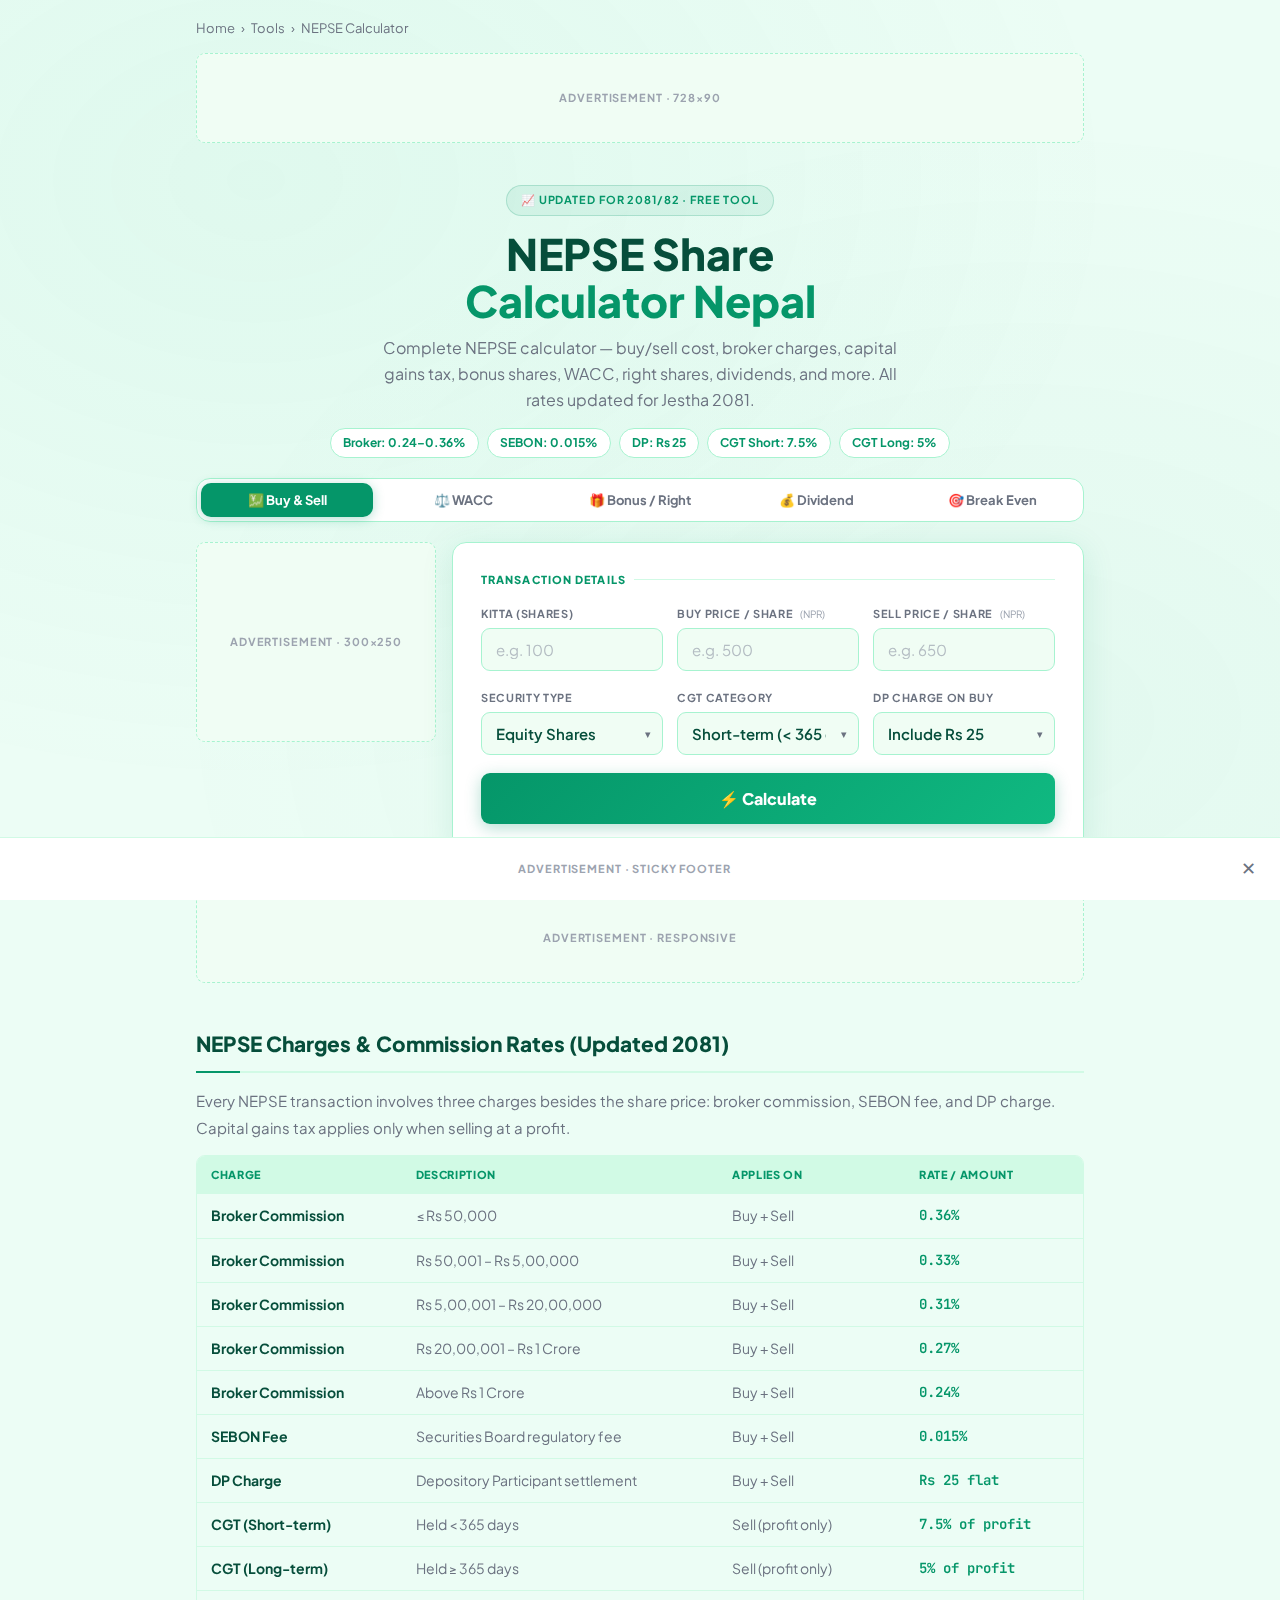
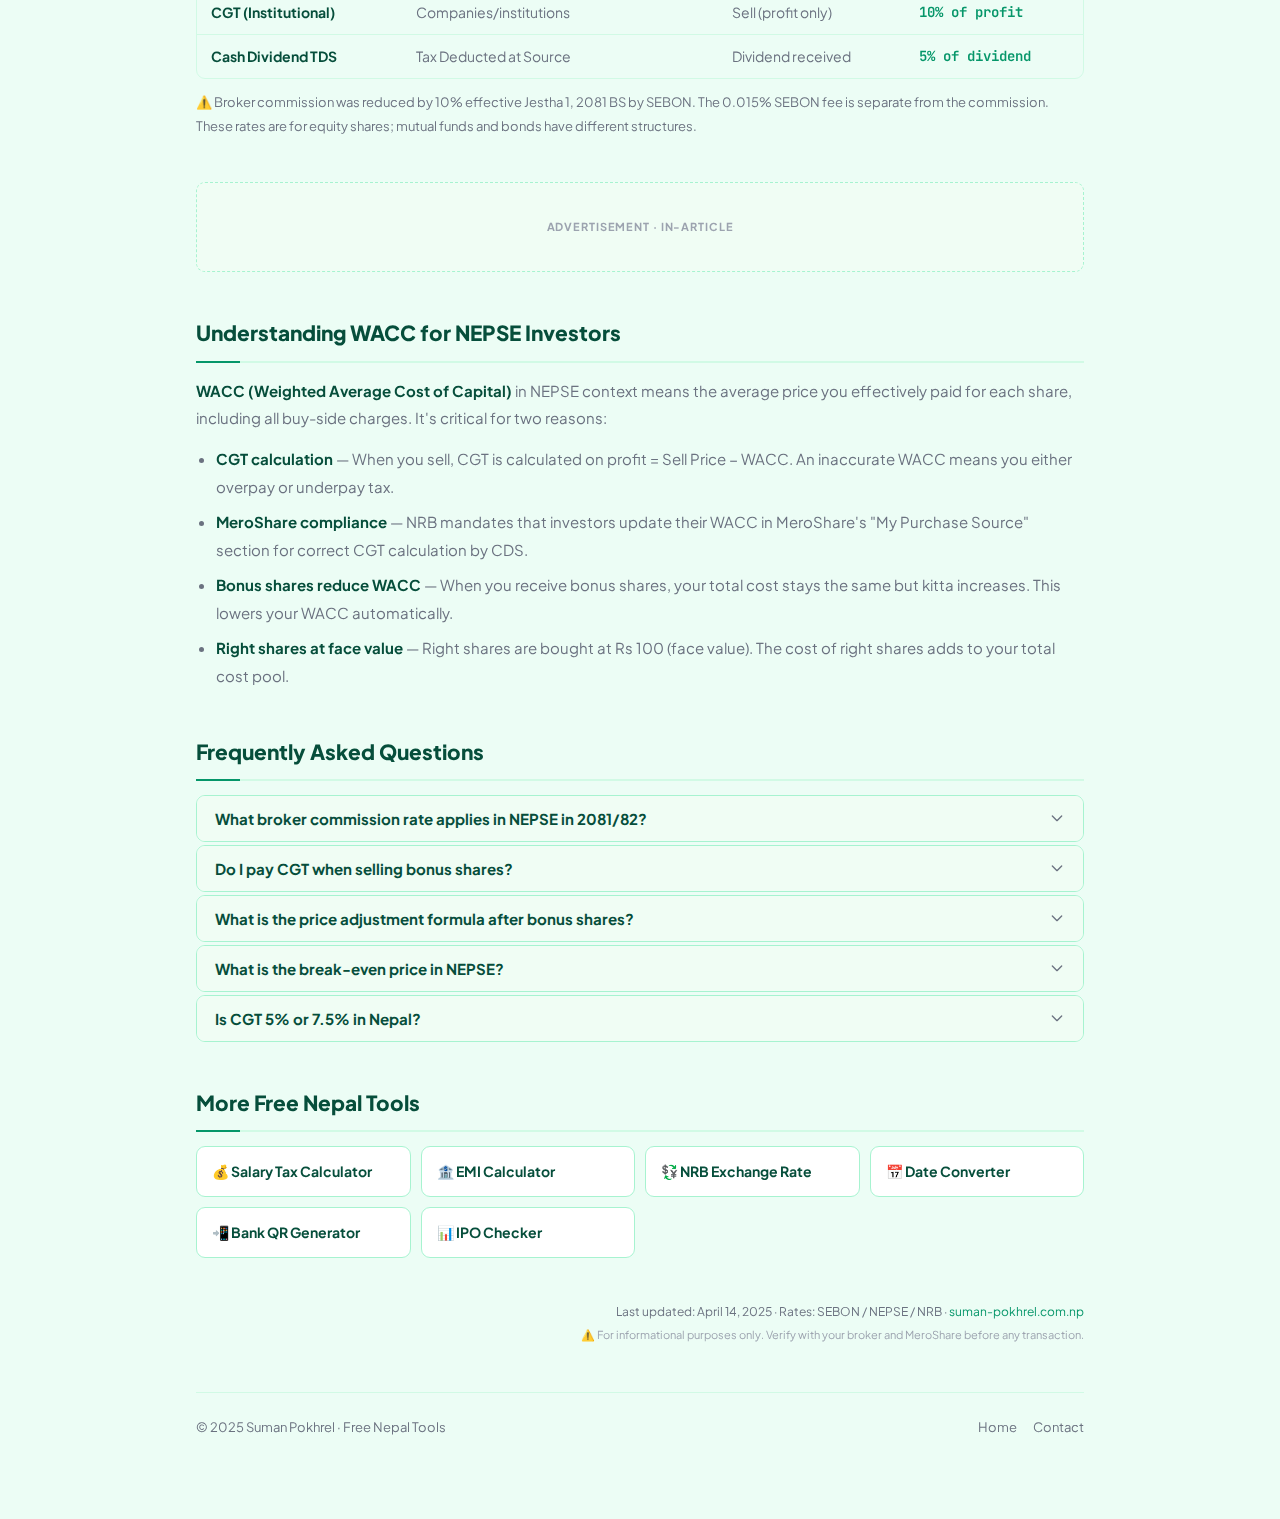
<file: nepse-calculator.html>
<!DOCTYPE html>
<html lang="en">
<head>
  <meta charset="UTF-8"/>
  <meta name="viewport" content="width=device-width, initial-scale=1.0"/>

  <title>NEPSE Share Calculator Nepal 2082 – Buy Sell CGT Bonus Dividend WACC | Free Tool</title>
  <meta name="description" content="Free NEPSE share calculator Nepal 2082. Calculate buy/sell cost with broker commission, SEBON fee, DP charge, capital gains tax (CGT), bonus share WACC, right share, dividend, and price adjustment. Updated with Jestha 2081 rates."/>
  <meta name="keywords" content="nepse calculator, nepse share calculator nepal, buy sell share calculator nepal, broker commission calculator nepal, capital gains tax nepse, bonus share calculator nepal, wacc calculator nepse, sebon fee calculator"/>
  <link rel="canonical" href="https://suman-pokhrel.com.np/nepse-calculator.html"/>
  <meta property="og:title" content="NEPSE Share Calculator Nepal 2082 – Complete Tool"/>
  <meta property="og:description" content="Calculate NEPSE buy/sell cost, CGT, bonus shares, WACC, right shares and dividends. Free & accurate for FY 2082/83."/>
  <meta property="og:type" content="website"/>
  <meta name="twitter:card" content="summary_large_image"/>

  <script type="application/ld+json">
  {"@context":"https://schema.org","@graph":[
    {"@type":"WebApplication","name":"NEPSE Share Calculator Nepal 2082",
     "url":"https://suman-pokhrel.com.np/nepse-calculator.html",
     "description":"Comprehensive NEPSE share calculator for Nepal. Includes buy/sell cost with broker commission, SEBON fee, DP charge, capital gains tax, bonus share WACC, right share calculation, dividend calculator, price adjustment. Updated for FY 2082/83.",
     "applicationCategory":"FinanceApplication","operatingSystem":"Any",
     "offers":{"@type":"Offer","price":"0","priceCurrency":"NPR"},
     "author":{"@type":"Person","name":"Suman Pokhrel","url":"https://suman-pokhrel.com.np"}},
    {"@type":"FAQPage","mainEntity":[
      {"@type":"Question","name":"What is the broker commission rate in NEPSE 2081/82?",
       "acceptedAnswer":{"@type":"Answer","text":"Broker commission rates updated from Jestha 2081: ≤Rs 50,000: 0.36%; Rs 50,001–5,00,000: 0.33%; Rs 5,00,001–20,00,000: 0.31%; Rs 20,00,001–1,00,00,000: 0.27%; above Rs 1 Crore: 0.24%. SEBON fee is 0.015% additionally."}},
      {"@type":"Question","name":"What is the capital gains tax (CGT) rate in Nepal?",
       "acceptedAnswer":{"@type":"Answer","text":"CGT for individuals: 7.5% for short-term (held less than 365 days) and 5% for long-term (held 365+ days). For institutions/companies: 10% flat rate. CGT is calculated on net profit (sell amount minus buy cost)."}},
      {"@type":"Question","name":"How do bonus shares affect WACC in Nepal?",
       "acceptedAnswer":{"@type":"Answer","text":"Bonus shares are free shares. When you receive bonus shares, your total cost stays the same but kitta increases. WACC = Total Cost ÷ (Original Kitta + Bonus Kitta). Bonus kitta = Original Kitta × Bonus% ÷ 100."}},
      {"@type":"Question","name":"What is the price adjustment formula for bonus shares in NEPSE?",
       "acceptedAnswer":{"@type":"Answer","text":"Adjusted LTP after bonus = LTP × 100 ÷ (100 + Bonus%). For right shares: Adjusted LTP = (LTP × Old Kitta + 100 × Right Kitta) ÷ (Old Kitta + Right Kitta)."}}
    ]},
    {"@type":"BreadcrumbList","itemListElement":[
      {"@type":"ListItem","position":1,"name":"Home","item":"https://suman-pokhrel.com.np/"},
      {"@type":"ListItem","position":2,"name":"Tools","item":"https://suman-pokhrel.com.np/#tools"},
      {"@type":"ListItem","position":3,"name":"NEPSE Calculator","item":"https://suman-pokhrel.com.np/nepse-calculator.html"}
    ]}
  ]}
  </script>

  <!-- AdSense -->
  <!-- <script async src="https://pagead2.googlesyndication.com/pagead/js/adsbygoogle.js?client=ca-pub-XXXXXXXXXXXXXXXX" crossorigin="anonymous"></script> -->

  <link rel="preconnect" href="https://fonts.googleapis.com"/>
  <link rel="preconnect" href="https://fonts.gstatic.com" crossorigin/>
  <link href="https://fonts.googleapis.com/css2?family=Plus+Jakarta+Sans:wght@400;500;600;700;800&family=JetBrains+Mono:wght@500;600&display=swap" rel="stylesheet"/>

  <style>
    :root {
      --bg:      #ecfdf5;
      --surface: #f0fdf4;
      --card:    #ffffff;
      --border:  #d1fae5;
      --border2: #a7f3d0;
      --green:   #059669;
      --green2:  #10b981;
      --green3:  #d1fae5;
      --red:     #dc2626;
      --red2:    #fef2f2;
      --amber:   #d97706;
      --amber2:  #fef3c7;
      --blue:    #2563eb;
      --blue2:   #eff6ff;
      --purple:  #7c3aed;
      --text:    #064e3b;
      --muted:   #6b7280;
      --light:   #9ca3af;
      --mono:    'JetBrains Mono', monospace;
      --sans:    'Plus Jakarta Sans', sans-serif;
      --r:       14px;
      --rs:      9px;
      --shadow:  0 2px 12px rgba(5,150,105,.08);
      --shadow2: 0 6px 32px rgba(5,150,105,.12);
    }
    *,*::before,*::after{box-sizing:border-box;margin:0;padding:0;}
    html{scroll-behavior:smooth;}
    body{font-family:var(--sans);background:var(--bg);color:var(--text);min-height:100vh;line-height:1.65;}

    /* Subtle wave pattern */
    body::before{
      content:'';position:fixed;inset:0;
      background:
        radial-gradient(ellipse at 20% 20%, rgba(16,185,129,.06) 0%, transparent 60%),
        radial-gradient(ellipse at 80% 80%, rgba(5,150,105,.04) 0%, transparent 60%);
      pointer-events:none;z-index:0;
    }

    .wrap{position:relative;z-index:1;max-width:920px;margin:0 auto;padding:0 16px 80px;}
    a{color:var(--green);text-decoration:none;}
    a:hover{text-decoration:underline;}

    /* AD SLOTS */
    .ad-slot{background:var(--surface);border:1px dashed var(--border2);border-radius:var(--rs);display:flex;align-items:center;justify-content:center;color:var(--light);font-size:11px;letter-spacing:.08em;text-transform:uppercase;font-weight:700;}
    .ad-leader{min-height:90px;margin:14px 0;}
    .ad-post{min-height:90px;margin:24px 0;}
    .ad-inline{min-height:90px;margin:32px 0;}

    /* BREADCRUMB */
    .breadcrumb{padding:18px 0 0;font-size:13px;color:var(--muted);display:flex;align-items:center;gap:6px;flex-wrap:wrap;}
    .breadcrumb a{color:var(--muted);}

    /* HERO */
    .hero{padding:28px 0 20px;text-align:center;}
    .hero-eyebrow{display:inline-flex;align-items:center;gap:7px;background:rgba(5,150,105,.08);border:1px solid rgba(5,150,105,.2);color:var(--green);font-size:11px;font-weight:700;letter-spacing:.08em;text-transform:uppercase;padding:5px 14px;border-radius:100px;margin-bottom:14px;}
    .hero h1{font-size:clamp(1.8rem,5vw,2.7rem);font-weight:800;line-height:1.1;color:var(--text);margin-bottom:10px;}
    .hero h1 span{color:var(--green);}
    .hero p{font-size:1rem;color:var(--muted);max-width:540px;margin:0 auto 14px;}
    .rate-badges{display:flex;flex-wrap:wrap;justify-content:center;gap:8px;margin-top:12px;}
    .rate-badge{background:var(--card);border:1px solid var(--border2);border-radius:100px;padding:4px 12px;font-size:12px;font-weight:700;color:var(--green);}

    /* TAB NAV */
    .tab-nav{
      display:flex;gap:4px;flex-wrap:wrap;
      background:var(--card);border:1px solid var(--border2);
      border-radius:var(--r);padding:4px;margin-bottom:20px;
    }
    .tnav{
      flex:1;min-width:100px;padding:9px 12px;border:none;border-radius:10px;
      font-family:var(--sans);font-size:13px;font-weight:700;
      cursor:pointer;transition:all .18s;background:transparent;color:var(--muted);
      white-space:nowrap;
    }
    .tnav.active{background:var(--green);color:#fff;box-shadow:0 2px 12px rgba(5,150,105,.3);}
    .tnav:hover:not(.active){background:var(--green3);color:var(--text);}

    /* PANEL */
    .panel{display:none;}
    .panel.active{display:block;}

    /* CARD */
    .calc-card{background:var(--card);border:1px solid var(--border2);border-radius:var(--r);padding:28px;box-shadow:var(--shadow2);margin-bottom:16px;}

    /* SECTION LABEL */
    .sec-label{font-size:11px;font-weight:800;text-transform:uppercase;letter-spacing:.1em;color:var(--green);margin-bottom:16px;display:flex;align-items:center;gap:8px;}
    .sec-label::after{content:'';flex:1;height:1px;background:var(--border);}

    /* FIELDS */
    .fields-2{display:grid;grid-template-columns:1fr 1fr;gap:14px;margin-bottom:18px;}
    .fields-3{display:grid;grid-template-columns:1fr 1fr 1fr;gap:14px;margin-bottom:18px;}
    .fields-4{display:grid;grid-template-columns:1fr 1fr 1fr 1fr;gap:14px;margin-bottom:18px;}
    @media(max-width:600px){.fields-3,.fields-4{grid-template-columns:1fr 1fr;}.fields-2{grid-template-columns:1fr;}}
    @media(max-width:380px){.fields-3,.fields-4,.fields-2{grid-template-columns:1fr;}}

    .field{display:flex;flex-direction:column;gap:5px;}
    .field label{font-size:11px;font-weight:700;text-transform:uppercase;letter-spacing:.06em;color:var(--muted);}
    .field label .hint{font-weight:400;text-transform:none;color:var(--light);letter-spacing:0;font-size:10px;margin-left:4px;}

    .field input,.field select{
      background:var(--surface);border:1.5px solid var(--border2);
      border-radius:var(--rs);color:var(--text);
      font-family:var(--sans);font-size:15px;font-weight:600;
      padding:11px 14px;outline:none;
      transition:border-color .2s,box-shadow .2s;
      -webkit-appearance:none;width:100%;
    }
    .field input:focus,.field select:focus{border-color:var(--green);box-shadow:0 0 0 3px rgba(5,150,105,.12);}
    .field input::placeholder{color:var(--light);opacity:.7;font-weight:400;}

    .select-wrap{position:relative;}
    .select-wrap::after{content:'▾';position:absolute;right:12px;top:50%;transform:translateY(-50%);color:var(--muted);pointer-events:none;font-size:11px;}
    .select-wrap select{padding-right:32px;cursor:pointer;}

    /* WACC rows */
    .wacc-rows{display:flex;flex-direction:column;gap:10px;margin-bottom:16px;}
    .wacc-row{
      display:grid;grid-template-columns:2fr 1fr 1fr auto;gap:10px;
      align-items:center;background:var(--surface);
      border:1px solid var(--border);border-radius:var(--rs);padding:10px 12px;
    }
    @media(max-width:540px){.wacc-row{grid-template-columns:1fr 1fr;gap:8px;}}
    .wacc-row .row-label{font-size:12px;font-weight:700;color:var(--muted);text-transform:uppercase;letter-spacing:.05em;}
    .wacc-row input{background:var(--card);border:1px solid var(--border2);border-radius:6px;padding:7px 10px;font-family:var(--sans);font-size:14px;font-weight:600;color:var(--text);outline:none;width:100%;}
    .wacc-row input:focus{border-color:var(--green);}
    .wacc-row input:disabled{background:var(--green3);color:var(--green);font-weight:700;}
    .del-btn{background:none;border:1px solid #fca5a5;border-radius:6px;color:#dc2626;cursor:pointer;padding:5px 8px;font-size:14px;transition:background .15s;flex-shrink:0;}
    .del-btn:hover{background:#fee2e2;}
    .add-row-btn{display:inline-flex;align-items:center;gap:6px;background:var(--green3);border:1px solid var(--border2);border-radius:var(--rs);padding:8px 16px;font-family:var(--sans);font-size:13px;font-weight:700;color:var(--green);cursor:pointer;transition:background .15s;}
    .add-row-btn:hover{background:var(--border2);}

    /* CALC BUTTON */
    .btn-calc{
      width:100%;padding:15px;
      background:linear-gradient(135deg,var(--green) 0%,var(--green2) 100%);
      color:#fff;border:none;border-radius:var(--rs);
      font-family:var(--sans);font-size:16px;font-weight:800;
      cursor:pointer;box-shadow:0 4px 16px rgba(5,150,105,.3);
      transition:transform .15s,box-shadow .15s;
    }
    .btn-calc:hover{transform:translateY(-2px);box-shadow:0 8px 28px rgba(5,150,105,.45);}
    .btn-calc:active{transform:translateY(0);}

    /* RESULTS */
    .result-block{display:none;animation:fadeUp .35s ease;margin-top:16px;}
    @keyframes fadeUp{from{opacity:0;transform:translateY(10px)}to{opacity:1;transform:translateY(0)}}

    /* Summary strip */
    .res-strip{display:grid;gap:10px;margin-bottom:16px;}
    .res-strip.cols-2{grid-template-columns:1fr 1fr;}
    .res-strip.cols-3{grid-template-columns:1fr 1fr 1fr;}
    .res-strip.cols-4{grid-template-columns:1fr 1fr 1fr 1fr;}
    @media(max-width:600px){.res-strip.cols-4,.res-strip.cols-3{grid-template-columns:1fr 1fr;}}

    .res-card{
      border-radius:var(--rs);padding:14px 16px;
      border-left:3px solid transparent;
    }
    .res-card .rc-label{font-size:10px;font-weight:800;text-transform:uppercase;letter-spacing:.08em;color:var(--muted);margin-bottom:5px;}
    .res-card .rc-value{font-family:var(--mono);font-size:1.1rem;font-weight:600;}
    .res-card.green{background:var(--green3);border-color:var(--green);}
    .res-card.green .rc-value{color:var(--green);}
    .res-card.red{background:var(--red2);border-color:var(--red);}
    .res-card.red .rc-value{color:var(--red);}
    .res-card.amber{background:var(--amber2);border-color:var(--amber);}
    .res-card.amber .rc-value{color:var(--amber);}
    .res-card.blue{background:var(--blue2);border-color:var(--blue);}
    .res-card.blue .rc-value{color:var(--blue);}
    .res-card.neutral{background:var(--surface);border-color:var(--border2);}
    .res-card.neutral .rc-value{color:var(--text);}

    /* Breakdown table */
    .breakdown{background:var(--surface);border:1px solid var(--border);border-radius:var(--rs);overflow:hidden;margin-top:12px;}
    .bdrow{display:flex;justify-content:space-between;align-items:center;padding:9px 14px;border-bottom:1px solid var(--border);font-size:14px;}
    .bdrow:last-child{border-bottom:none;font-weight:800;background:var(--card);padding-top:12px;}
    .bdrow .bdn{color:var(--muted);}
    .bdrow .bdv{font-family:var(--mono);font-weight:600;color:var(--text);}
    .bdrow .bdv.green{color:var(--green);}
    .bdrow .bdv.red{color:var(--red);}
    .bdrow .bdv.amber{color:var(--amber);}
    .bdrow.profit-row .bdn,.bdrow.profit-row .bdv{font-weight:800;font-size:15px;}

    /* Profit/loss pill */
    .pl-pill{
      display:inline-flex;align-items:center;gap:6px;
      padding:6px 16px;border-radius:100px;
      font-weight:800;font-size:14px;margin-bottom:12px;
    }
    .pl-pill.profit{background:var(--green3);color:var(--green);}
    .pl-pill.loss{background:var(--red2);color:var(--red);}

    /* Progress bar for charges */
    .charge-bar-wrap{margin:14px 0 8px;}
    .charge-bar-label{font-size:12px;font-weight:700;color:var(--muted);margin-bottom:6px;}
    .charge-bar-track{height:10px;background:var(--border);border-radius:100px;overflow:hidden;}
    .charge-bar-fill{height:100%;border-radius:100px;transition:width .6s ease;}

    /* Copy btn */
    .btn-copy{
      display:inline-flex;align-items:center;gap:6px;
      background:var(--surface);border:1.5px solid var(--border2);
      border-radius:var(--rs);padding:9px 16px;
      font-family:var(--sans);font-size:13px;font-weight:700;color:var(--muted);
      cursor:pointer;transition:all .15s;margin-top:12px;
    }
    .btn-copy:hover{border-color:var(--green);color:var(--green);}
    .btn-copy.copied{background:var(--green3);border-color:var(--green);color:var(--green);}

    /* CONTENT */
    .content-section{margin:44px 0;}
    .section-title{font-size:1.3rem;font-weight:800;color:var(--text);margin-bottom:14px;padding-bottom:10px;border-bottom:2px solid var(--border);position:relative;}
    .section-title::after{content:'';position:absolute;bottom:-2px;left:0;width:44px;height:2px;background:var(--green);}
    .content-section p{color:var(--muted);margin-bottom:14px;line-height:1.8;font-size:15px;}
    .content-section ul{color:var(--muted);padding-left:20px;line-height:1.9;font-size:15px;}
    .content-section li{margin-bottom:6px;}
    .content-section strong{color:var(--text);}

    /* Rate reference table */
    .ref-table-wrap{border:1px solid var(--border);border-radius:var(--rs);overflow:hidden;overflow-x:auto;}
    .ref-table{width:100%;border-collapse:collapse;font-size:14px;}
    .ref-table th{background:var(--green3);color:var(--green);text-align:left;padding:10px 14px;font-size:11px;text-transform:uppercase;letter-spacing:.06em;font-weight:800;}
    .ref-table td{padding:10px 14px;border-bottom:1px solid var(--border);color:var(--muted);}
    .ref-table td:first-child{color:var(--text);font-weight:700;}
    .ref-table td:last-child{font-family:var(--mono);font-weight:600;color:var(--green);}
    .ref-table tr:last-child td{border-bottom:none;}

    /* FAQ */
    .faq-list{display:flex;flex-direction:column;gap:3px;}
    .faq-item{border:1px solid var(--border2);border-radius:var(--rs);overflow:hidden;}
    .faq-q{width:100%;background:var(--surface);border:none;color:var(--text);font-family:var(--sans);font-size:15px;font-weight:700;text-align:left;padding:13px 18px;cursor:pointer;display:flex;justify-content:space-between;align-items:center;gap:12px;transition:background .15s;}
    .faq-q:hover{background:var(--green3);}
    .faq-arrow{transition:transform .25s;flex-shrink:0;color:var(--muted);}
    .faq-item.open .faq-arrow{transform:rotate(180deg);}
    .faq-a{max-height:0;overflow:hidden;background:var(--card);transition:max-height .3s ease,padding .3s ease;padding:0 18px;}
    .faq-item.open .faq-a{max-height:300px;padding:14px 18px;}
    .faq-a p{color:var(--muted);margin:0;line-height:1.75;}

    /* Related tools */
    .tools-grid{display:grid;grid-template-columns:repeat(auto-fill,minmax(190px,1fr));gap:10px;}
    .tool-chip{background:var(--card);border:1px solid var(--border2);border-radius:var(--rs);padding:13px 15px;display:flex;align-items:center;gap:10px;font-size:14px;font-weight:700;color:var(--text);transition:border-color .2s,box-shadow .2s;}
    .tool-chip:hover{border-color:var(--green);box-shadow:var(--shadow);text-decoration:none;}

    /* Footer */
    .page-footer{border-top:1px solid var(--border);padding:24px 0 0;margin-top:48px;display:flex;justify-content:space-between;align-items:center;flex-wrap:wrap;gap:12px;color:var(--muted);font-size:13px;}
    .page-footer nav{display:flex;gap:16px;}
    .page-footer a{color:var(--muted);}

    #adAnchor{position:fixed;bottom:0;left:0;right:0;background:var(--card);border-top:1px solid var(--border);padding:6px 16px;display:flex;align-items:center;justify-content:space-between;z-index:999;min-height:60px;}
    #adClose{background:none;border:none;color:var(--muted);cursor:pointer;font-size:18px;padding:4px 8px;}
  </style>
</head>
<body>
<div class="wrap">

  <nav class="breadcrumb">
    <a href="https://suman-pokhrel.com.np/">Home</a><span>›</span>
    <a href="https://suman-pokhrel.com.np/#tools">Tools</a><span>›</span>
    <span>NEPSE Calculator</span>
  </nav>

  <div class="ad-slot ad-leader">
    <!-- <ins class="adsbygoogle" style="display:block" data-ad-client="ca-pub-XXXX" data-ad-slot="XXXXXXXXXX" data-ad-format="auto" data-full-width-responsive="true"></ins> -->
    Advertisement · 728×90
  </div>

  <header class="hero">
    <div class="hero-eyebrow">📈 Updated for 2081/82 · Free Tool</div>
    <h1>NEPSE Share<br /><span>Calculator Nepal</span></h1>
    <p>Complete NEPSE calculator — buy/sell cost, broker charges, capital gains tax, bonus shares, WACC, right shares, dividends, and more. All rates updated for Jestha 2081.</p>
    <div class="rate-badges">
      <div class="rate-badge">Broker: 0.24–0.36%</div>
      <div class="rate-badge">SEBON: 0.015%</div>
      <div class="rate-badge">DP: Rs 25</div>
      <div class="rate-badge">CGT Short: 7.5%</div>
      <div class="rate-badge">CGT Long: 5%</div>
    </div>
  </header>

  <main>
    <!-- TABS -->
    <nav class="tab-nav" role="tablist">
      <button class="tnav active" onclick="showTab('buysell')" id="t-buysell">💹 Buy &amp; Sell</button>
      <button class="tnav" onclick="showTab('wacc')" id="t-wacc">⚖️ WACC</button>
      <button class="tnav" onclick="showTab('bonus')" id="t-bonus">🎁 Bonus / Right</button>
      <button class="tnav" onclick="showTab('dividend')" id="t-dividend">💰 Dividend</button>
      <button class="tnav" onclick="showTab('breakeven')" id="t-breakeven">🎯 Break Even</button>
    </nav>

    <!-- ════════════════════════════
         TAB 1: BUY & SELL
    ════════════════════════════ -->
    <div id="panel-buysell" class="panel active">

      <!-- AD beside form -->
      <div style="display:flex;gap:16px;flex-wrap:wrap;margin-bottom:0;">
        <div class="ad-slot" style="flex:1;min-width:240px;min-height:200px;align-self:start;border:1px dashed var(--border2);">Advertisement · 300×250</div>
        <div style="flex:3;min-width:280px;">

          <div class="calc-card">
            <div class="sec-label">Transaction Details</div>

            <div class="fields-3">
              <div class="field">
                <label for="bs-kitta">Kitta (Shares)</label>
                <input type="number" id="bs-kitta" placeholder="e.g. 100" min="1"/>
              </div>
              <div class="field">
                <label for="bs-buy">Buy Price / Share <span class="hint">(NPR)</span></label>
                <input type="number" id="bs-buy" placeholder="e.g. 500" min="0"/>
              </div>
              <div class="field">
                <label for="bs-sell">Sell Price / Share <span class="hint">(NPR)</span></label>
                <input type="number" id="bs-sell" placeholder="e.g. 650" min="0"/>
              </div>
            </div>

            <div class="fields-3">
              <div class="field">
                <label for="bs-type">Security Type</label>
                <div class="select-wrap">
                  <select id="bs-type">
                    <option value="equity">Equity Shares</option>
                    <option value="mutual">Mutual Fund</option>
                    <option value="bond">Govt / Corp Bond</option>
                  </select>
                </div>
              </div>
              <div class="field">
                <label for="bs-cgt">CGT Category</label>
                <div class="select-wrap">
                  <select id="bs-cgt">
                    <option value="short">Short-term (< 365 days) — 7.5%</option>
                    <option value="long">Long-term (≥ 365 days) — 5%</option>
                    <option value="inst">Institutional — 10%</option>
                  </select>
                </div>
              </div>
              <div class="field">
                <label for="bs-dp-buy">DP Charge on Buy</label>
                <div class="select-wrap">
                  <select id="bs-dp-buy">
                    <option value="25">Include Rs 25</option>
                    <option value="0">Exclude (IPO/FPO)</option>
                  </select>
                </div>
              </div>
            </div>

            <button class="btn-calc" onclick="calcBuySell()">⚡ Calculate</button>
          </div>

          <div class="result-block" id="res-buysell">
            <div id="bs-pl-pill"></div>
            <div class="res-strip cols-4" id="bs-summary"></div>
            <div class="breakdown" id="bs-breakdown"></div>
            <button class="btn-copy" id="bs-copy-btn" onclick="copyResult('bs')">📋 Copy Result</button>
          </div>

        </div>
      </div>
    </div>

    <!-- ════════════════════════════
         TAB 2: WACC
    ════════════════════════════ -->
    <div id="panel-wacc" class="panel">
      <div class="calc-card">
        <div class="sec-label">Share Purchase Entries</div>
        <p style="font-size:13px;color:var(--muted);margin-bottom:16px;">Add all your purchase transactions. Broker fee + SEBON + DP are automatically included. Bonus and Right shares auto-fill at Rs 10 (face value).</p>

        <div class="wacc-rows" id="wacc-rows">
          <!-- rows injected by JS -->
        </div>
        <button class="add-row-btn" onclick="addWACCRow()">＋ Add Purchase</button>
        <div style="margin-top:16px;">
          <button class="btn-calc" onclick="calcWACC()">⚡ Calculate WACC</button>
        </div>
      </div>

      <div class="result-block" id="res-wacc">
        <div class="res-strip cols-3" id="wacc-summary"></div>
        <div class="breakdown" id="wacc-breakdown"></div>
        <div style="margin-top:12px;background:rgba(5,150,105,.07);border:1px solid var(--border2);border-radius:var(--rs);padding:12px 14px;font-size:13px;color:var(--green);">
          💡 <strong>MeroShare Tip:</strong> Use this WACC value in MeroShare → My Purchase Source → Update WACC to ensure correct CGT calculation when selling.
        </div>
      </div>
    </div>

    <!-- ════════════════════════════
         TAB 3: BONUS / RIGHT SHARE
    ════════════════════════════ -->
    <div id="panel-bonus" class="panel">
      <div class="calc-card">
        <div class="sec-label">Your Current Position</div>
        <div class="fields-3">
          <div class="field">
            <label for="bon-kitta">Your Current Kitta</label>
            <input type="number" id="bon-kitta" placeholder="e.g. 200" min="1"/>
          </div>
          <div class="field">
            <label for="bon-ltp">Current LTP <span class="hint">(NPR)</span></label>
            <input type="number" id="bon-ltp" placeholder="e.g. 400" min="0"/>
          </div>
          <div class="field">
            <label for="bon-wacc">Your Buy Price / WACC <span class="hint">(NPR)</span></label>
            <input type="number" id="bon-wacc" placeholder="e.g. 350" min="0"/>
          </div>
        </div>

        <div class="sec-label" style="margin-top:4px;">Corporate Action</div>
        <div class="fields-3">
          <div class="field">
            <label for="bon-bonus">Bonus Share % <span class="hint">(0 if none)</span></label>
            <input type="number" id="bon-bonus" placeholder="e.g. 15" min="0" value="0"/>
          </div>
          <div class="field">
            <label for="bon-right">Right Share % <span class="hint">(0 if none)</span></label>
            <input type="number" id="bon-right" placeholder="e.g. 10" min="0" value="0"/>
          </div>
          <div class="field">
            <label for="bon-cash-div">Cash Dividend % <span class="hint">(0 if none)</span></label>
            <input type="number" id="bon-cash-div" placeholder="e.g. 5" min="0" value="0"/>
          </div>
        </div>

        <button class="btn-calc" onclick="calcBonus()">⚡ Calculate</button>
      </div>

      <div class="result-block" id="res-bonus">
        <div class="res-strip cols-4" id="bon-summary"></div>
        <div class="breakdown" id="bon-breakdown"></div>
      </div>
    </div>

    <!-- ════════════════════════════
         TAB 4: DIVIDEND
    ════════════════════════════ -->
    <div id="panel-dividend" class="panel">
      <div class="calc-card">
        <div class="sec-label">Dividend Details</div>
        <div class="fields-3">
          <div class="field">
            <label for="div-kitta">Your Kitta</label>
            <input type="number" id="div-kitta" placeholder="e.g. 500" min="1"/>
          </div>
          <div class="field">
            <label for="div-cash">Cash Dividend %</label>
            <input type="number" id="div-cash" placeholder="e.g. 12.5" min="0" value="0"/>
          </div>
          <div class="field">
            <label for="div-bonus">Bonus Dividend %</label>
            <input type="number" id="div-bonus-pct" placeholder="e.g. 10" min="0" value="0"/>
          </div>
        </div>
        <div class="fields-2">
          <div class="field">
            <label for="div-face">Face Value <span class="hint">(usually Rs 100)</span></label>
            <input type="number" id="div-face" value="100" min="1"/>
          </div>
          <div class="field">
            <label for="div-ltp">Current LTP <span class="hint">(for total value)</span></label>
            <input type="number" id="div-ltp" placeholder="e.g. 450" min="0"/>
          </div>
        </div>
        <button class="btn-calc" onclick="calcDividend()">⚡ Calculate Dividend</button>
      </div>

      <div class="result-block" id="res-dividend">
        <div class="res-strip cols-4" id="div-summary"></div>
        <div class="breakdown" id="div-breakdown"></div>
      </div>
    </div>

    <!-- ════════════════════════════
         TAB 5: BREAK EVEN / STOP LOSS
    ════════════════════════════ -->
    <div id="panel-breakeven" class="panel">
      <div class="calc-card">
        <div class="sec-label">Break Even Calculator</div>
        <div class="fields-3">
          <div class="field">
            <label for="be-kitta">Kitta</label>
            <input type="number" id="be-kitta" placeholder="e.g. 100" min="1"/>
          </div>
          <div class="field">
            <label for="be-buy">Buy Price / Share <span class="hint">(NPR)</span></label>
            <input type="number" id="be-buy" placeholder="e.g. 500" min="0"/>
          </div>
          <div class="field">
            <label for="be-cgt">CGT Type</label>
            <div class="select-wrap">
              <select id="be-cgt">
                <option value="short">Short-term (7.5%)</option>
                <option value="long">Long-term (5%)</option>
                <option value="inst">Institutional (10%)</option>
              </select>
            </div>
          </div>
        </div>
        <button class="btn-calc" onclick="calcBreakEven()">⚡ Calculate Break Even</button>
      </div>

      <div class="result-block" id="res-breakeven">
        <div class="res-strip cols-3" id="be-summary"></div>
        <div class="breakdown" id="be-breakdown"></div>

        <div class="calc-card" style="margin-top:16px;">
          <div class="sec-label">Stop Loss & Target Calculator</div>
          <div class="fields-3">
            <div class="field">
              <label for="sl-price">Current / Buy Price <span class="hint">(NPR)</span></label>
              <input type="number" id="sl-price" placeholder="e.g. 500" min="0" oninput="calcSL()"/>
            </div>
            <div class="field">
              <label for="sl-pct">Stop Loss %</label>
              <input type="number" id="sl-pct" value="5" min="0" max="100" step="0.5" oninput="calcSL()"/>
            </div>
            <div class="field">
              <label for="sl-target">Target %</label>
              <input type="number" id="sl-target" value="15" min="0" max="1000" step="0.5" oninput="calcSL()"/>
            </div>
          </div>
          <div id="sl-result" style="display:flex;gap:10px;flex-wrap:wrap;margin-top:4px;"></div>
        </div>
      </div>
    </div>

    <div class="ad-slot ad-post">Advertisement · Responsive</div>

    <!-- CONTENT: Charges explained -->
    <section class="content-section" id="charges">
      <h2 class="section-title">NEPSE Charges & Commission Rates (Updated 2081)</h2>
      <p>Every NEPSE transaction involves three charges besides the share price: broker commission, SEBON fee, and DP charge. Capital gains tax applies only when selling at a profit.</p>
      <div class="ref-table-wrap">
        <table class="ref-table">
          <thead><tr><th>Charge</th><th>Description</th><th>Applies On</th><th>Rate / Amount</th></tr></thead>
          <tbody>
            <tr><td>Broker Commission</td><td>≤ Rs 50,000</td><td>Buy + Sell</td><td>0.36%</td></tr>
            <tr><td>Broker Commission</td><td>Rs 50,001 – Rs 5,00,000</td><td>Buy + Sell</td><td>0.33%</td></tr>
            <tr><td>Broker Commission</td><td>Rs 5,00,001 – Rs 20,00,000</td><td>Buy + Sell</td><td>0.31%</td></tr>
            <tr><td>Broker Commission</td><td>Rs 20,00,001 – Rs 1 Crore</td><td>Buy + Sell</td><td>0.27%</td></tr>
            <tr><td>Broker Commission</td><td>Above Rs 1 Crore</td><td>Buy + Sell</td><td>0.24%</td></tr>
            <tr><td>SEBON Fee</td><td>Securities Board regulatory fee</td><td>Buy + Sell</td><td>0.015%</td></tr>
            <tr><td>DP Charge</td><td>Depository Participant settlement</td><td>Buy + Sell</td><td>Rs 25 flat</td></tr>
            <tr><td>CGT (Short-term)</td><td>Held &lt; 365 days</td><td>Sell (profit only)</td><td>7.5% of profit</td></tr>
            <tr><td>CGT (Long-term)</td><td>Held ≥ 365 days</td><td>Sell (profit only)</td><td>5% of profit</td></tr>
            <tr><td>CGT (Institutional)</td><td>Companies/institutions</td><td>Sell (profit only)</td><td>10% of profit</td></tr>
            <tr><td>Cash Dividend TDS</td><td>Tax Deducted at Source</td><td>Dividend received</td><td>5% of dividend</td></tr>
          </tbody>
        </table>
      </div>
      <p style="margin-top:12px;font-size:13px;color:var(--muted);">⚠️ Broker commission was reduced by 10% effective Jestha 1, 2081 BS by SEBON. The 0.015% SEBON fee is separate from the commission. These rates are for equity shares; mutual funds and bonds have different structures.</p>
    </section>

    <div class="ad-slot ad-inline">Advertisement · In-article</div>

    <!-- CONTENT: WACC guide -->
    <section class="content-section">
      <h2 class="section-title">Understanding WACC for NEPSE Investors</h2>
      <p><strong>WACC (Weighted Average Cost of Capital)</strong> in NEPSE context means the average price you effectively paid for each share, including all buy-side charges. It's critical for two reasons:</p>
      <ul>
        <li><strong>CGT calculation</strong> — When you sell, CGT is calculated on profit = Sell Price − WACC. An inaccurate WACC means you either overpay or underpay tax.</li>
        <li><strong>MeroShare compliance</strong> — NRB mandates that investors update their WACC in MeroShare's "My Purchase Source" section for correct CGT calculation by CDS.</li>
        <li><strong>Bonus shares reduce WACC</strong> — When you receive bonus shares, your total cost stays the same but kitta increases. This lowers your WACC automatically.</li>
        <li><strong>Right shares at face value</strong> — Right shares are bought at Rs 100 (face value). The cost of right shares adds to your total cost pool.</li>
      </ul>
    </section>

    <!-- FAQ -->
    <section class="content-section" id="faq">
      <h2 class="section-title">Frequently Asked Questions</h2>
      <div class="faq-list">
        <div class="faq-item">
          <button class="faq-q" aria-expanded="false">What broker commission rate applies in NEPSE in 2081/82?
            <svg class="faq-arrow" width="16" height="16" fill="none" viewBox="0 0 24 24" stroke="currentColor"><path stroke-linecap="round" stroke-linejoin="round" stroke-width="2" d="M19 9l-7 7-7-7"/></svg>
          </button>
          <div class="faq-a"><p>From Jestha 2081, SEBON reduced broker commissions by 10%. Current rates: 0.36% for ≤Rs 50K; 0.33% for Rs 50K–5L; 0.31% for Rs 5L–20L; 0.27% for Rs 20L–1Cr; 0.24% above Rs 1 Crore. Plus 0.015% SEBON fee and Rs 25 DP charge per transaction.</p></div>
        </div>
        <div class="faq-item">
          <button class="faq-q" aria-expanded="false">Do I pay CGT when selling bonus shares?
            <svg class="faq-arrow" width="16" height="16" fill="none" viewBox="0 0 24 24" stroke="currentColor"><path stroke-linecap="round" stroke-linejoin="round" stroke-width="2" d="M19 9l-7 7-7-7"/></svg>
          </button>
          <div class="faq-a"><p>Yes. When you sell bonus shares, CGT applies on profit = Sell Price − WACC. Since bonus shares come free, they lower your WACC below your original buy price. The profit on selling bonus shares is typically larger in percentage terms. The same 7.5%/5% rates apply based on holding period.</p></div>
        </div>
        <div class="faq-item">
          <button class="faq-q" aria-expanded="false">What is the price adjustment formula after bonus shares?
            <svg class="faq-arrow" width="16" height="16" fill="none" viewBox="0 0 24 24" stroke="currentColor"><path stroke-linecap="round" stroke-linejoin="round" stroke-width="2" d="M19 9l-7 7-7-7"/></svg>
          </button>
          <div class="faq-a"><p>Adjusted LTP = LTP × 100 ÷ (100 + Bonus%). For example, if LTP = Rs 400 and bonus is 20%, adjusted price = 400 × 100 ÷ 120 = Rs 333.33. Your total portfolio value stays the same on ex-date — you just hold more shares at a lower price each.</p></div>
        </div>
        <div class="faq-item">
          <button class="faq-q" aria-expanded="false">What is the break-even price in NEPSE?
            <svg class="faq-arrow" width="16" height="16" fill="none" viewBox="0 0 24 24" stroke="currentColor"><path stroke-linecap="round" stroke-linejoin="round" stroke-width="2" d="M19 9l-7 7-7-7"/></svg>
          </button>
          <div class="faq-a"><p>Break-even price is the minimum sell price at which you neither profit nor lose after all charges (buy broker commission + DP + SEBON + sell charges + CGT). This is always higher than your buy price. This tool calculates it exactly so you never sell below break-even accidentally.</p></div>
        </div>
        <div class="faq-item">
          <button class="faq-q" aria-expanded="false">Is CGT 5% or 7.5% in Nepal?
            <svg class="faq-arrow" width="16" height="16" fill="none" viewBox="0 0 24 24" stroke="currentColor"><path stroke-linecap="round" stroke-linejoin="round" stroke-width="2" d="M19 9l-7 7-7-7"/></svg>
          </button>
          <div class="faq-a"><p>Both rates exist depending on holding period. For individual investors: 7.5% on profit if shares held less than 365 days (short-term), and 5% if held 365 days or more (long-term). Institutions pay 10% flat. CGT applies only on profits, not on the total transaction amount.</p></div>
        </div>
      </div>
    </section>

    <section class="content-section">
      <h2 class="section-title">More Free Nepal Tools</h2>
      <div class="tools-grid">
        <a href="/salary-tax-calculator.html" class="tool-chip">💰 Salary Tax Calculator</a>
        <a href="/emi-calculator.html" class="tool-chip">🏦 EMI Calculator</a>
        <a href="/nrb-exchange-rate.html" class="tool-chip">💱 NRB Exchange Rate</a>
        <a href="/nepali-date-converter.html" class="tool-chip">📅 Date Converter</a>
        <a href="/qr.html" class="tool-chip">📲 Bank QR Generator</a>
        <a href="/ipo.html" class="tool-chip">📊 IPO Checker</a>
      </div>
    </section>

    <p style="color:var(--muted);font-size:12px;text-align:right;margin-top:16px;">
      Last updated: <time datetime="2025-04-14">April 14, 2025</time> ·
      Rates: SEBON / NEPSE / NRB ·
      <a href="https://suman-pokhrel.com.np">suman-pokhrel.com.np</a>
    </p>
    <p style="color:var(--light);font-size:11px;margin-top:4px;text-align:right;">
      ⚠️ For informational purposes only. Verify with your broker and MeroShare before any transaction.
    </p>
  </main>

  <footer class="page-footer">
    <span>© 2025 <a href="https://suman-pokhrel.com.np">Suman Pokhrel</a> · Free Nepal Tools</span>
    <nav>
      <a href="https://suman-pokhrel.com.np/">Home</a>
      <a href="https://suman-pokhrel.com.np/#contact">Contact</a>
    </nav>
  </footer>
</div>

<div id="adAnchor">
  <div class="ad-slot" style="flex:1;min-height:50px;border:none;background:transparent;font-size:11px;">Advertisement · Sticky Footer</div>
  <button id="adClose" onclick="document.getElementById('adAnchor').style.display='none'" aria-label="Close">✕</button>
</div>

<script>
/* ══════════════════════════════════════
   CHARGE RATES (Jestha 2081 update)
══════════════════════════════════════ */
const BROKER_SLABS = [
  { limit: 50000,    rate: 0.0036 },
  { limit: 500000,   rate: 0.0033 },
  { limit: 2000000,  rate: 0.0031 },
  { limit: 10000000, rate: 0.0027 },
  { limit: Infinity, rate: 0.0024 },
];
const SEBON_RATE = 0.00015;
const DP_CHARGE  = 25;
const CGT = { short: 0.075, long: 0.05, inst: 0.10 };
const FACE_VALUE = 100;

/* ══════════ HELPERS ══════════ */
function fmt(n, dec=0) {
  if (n === null || n === undefined || isNaN(n)) return '–';
  const abs = Math.abs(n);
  const s   = abs.toLocaleString('en-IN', { minimumFractionDigits: dec, maximumFractionDigits: dec });
  return (n < 0 ? '−' : '') + 'Rs ' + s;
}
function fmtN(n, dec=2) {
  return n.toLocaleString('en-IN', { minimumFractionDigits: dec, maximumFractionDigits: dec });
}
function pct(n) { return (n * 100).toFixed(2) + '%'; }

function brokerFee(amount) {
  for (const s of BROKER_SLABS) {
    if (amount <= s.limit) return amount * s.rate;
  }
  return amount * 0.0024;
}

function buyCost(kitta, price, dpBuy = DP_CHARGE) {
  const txn     = kitta * price;
  const broker  = brokerFee(txn);
  const sebon   = txn * SEBON_RATE;
  const dp      = dpBuy;
  return { txn, broker, sebon, dp, total: txn + broker + sebon + dp };
}

function sellCost(kitta, sellPrice, buyPrice, cgtType) {
  const txn       = kitta * sellPrice;
  const broker    = brokerFee(txn);
  const sebon     = txn * SEBON_RATE;
  const dp        = DP_CHARGE;
  const grossProfit = txn - kitta * buyPrice;
  const cgtAmount = grossProfit > 0 ? grossProfit * CGT[cgtType] : 0;
  const netReceive  = txn - broker - sebon - dp - cgtAmount;
  return { txn, broker, sebon, dp, grossProfit, cgtAmount, netReceive };
}

/* ══════════ TABS ══════════ */
function showTab(t) {
  document.querySelectorAll('.panel').forEach(p => p.classList.remove('active'));
  document.querySelectorAll('.tnav').forEach(b => b.classList.remove('active'));
  document.getElementById('panel-' + t).classList.add('active');
  document.getElementById('t-' + t).classList.add('active');
}

/* ══════════════════════════════════
   TAB 1: BUY & SELL
══════════════════════════════════ */
function calcBuySell() {
  const kitta  = +document.getElementById('bs-kitta').value || 0;
  const buy    = +document.getElementById('bs-buy').value   || 0;
  const sell   = +document.getElementById('bs-sell').value  || 0;
  const cgtType= document.getElementById('bs-cgt').value;
  const dpBuyVal = +document.getElementById('bs-dp-buy').value;

  if (!kitta || !buy) { alert('Please enter kitta and buy price.'); return; }

  const B = buyCost(kitta, buy, dpBuyVal);
  const hasSell = sell > 0;
  const S = hasSell ? sellCost(kitta, sell, buy, cgtType) : null;

  const profit  = hasSell ? S.netReceive - B.total : null;
  const profitPct = hasSell && B.total > 0 ? (profit / B.total * 100) : null;

  /* Pill */
  const pillEl = document.getElementById('bs-pl-pill');
  if (hasSell) {
    const isProfit = profit >= 0;
    pillEl.innerHTML = `<div class="pl-pill ${isProfit ? 'profit' : 'loss'}">
      ${isProfit ? '📈' : '📉'} ${isProfit ? 'Profit' : 'Loss'}: ${fmt(Math.abs(profit))} (${Math.abs(profitPct).toFixed(2)}%)
    </div>`;
  } else { pillEl.innerHTML = ''; }

  /* Summary cards */
  const sc = document.getElementById('bs-summary');
  sc.innerHTML = `
    <div class="res-card neutral"><div class="rc-label">Total Buy Cost</div><div class="rc-value">${fmt(B.total)}</div></div>
    <div class="res-card neutral"><div class="rc-label">Cost / Share</div><div class="rc-value">${fmt(B.total / kitta, 2)}</div></div>
    ${hasSell ? `
    <div class="res-card ${S.netReceive >= 0 ? 'green' : 'red'}"><div class="rc-label">Net Receive</div><div class="rc-value">${fmt(S.netReceive)}</div></div>
    <div class="res-card ${profit >= 0 ? 'green' : 'red'}"><div class="rc-label">Net P&L</div><div class="rc-value">${fmt(profit)}</div></div>
    ` : ''}
  `;

  /* Breakdown */
  const bd = document.getElementById('bs-breakdown');
  let html = `
    <div class="bdrow"><span class="bdn">📥 Buy Transaction (${kitta} × Rs ${buy})</span><span class="bdv">${fmt(B.txn)}</span></div>
    <div class="bdrow"><span class="bdn">Broker Commission (Buy)</span><span class="bdv red">${fmt(B.broker)} <small style="color:var(--muted)">(${pct(B.broker/B.txn)})</small></span></div>
    <div class="bdrow"><span class="bdn">SEBON Fee (Buy) 0.015%</span><span class="bdv red">${fmt(B.sebon)}</span></div>
    <div class="bdrow"><span class="bdn">DP Charge (Buy)</span><span class="bdv red">${fmt(B.dp)}</span></div>
    <div class="bdrow profit-row"><span class="bdn">✅ Total Buy Cost</span><span class="bdv">${fmt(B.total)}</span></div>
  `;
  if (hasSell) {
    html += `
      <div class="bdrow" style="background:rgba(0,0,0,.02)"><span class="bdn">📤 Sell Transaction (${kitta} × Rs ${sell})</span><span class="bdv">${fmt(S.txn)}</span></div>
      <div class="bdrow"><span class="bdn">Broker Commission (Sell)</span><span class="bdv red">−${fmt(S.broker)}</span></div>
      <div class="bdrow"><span class="bdn">SEBON Fee (Sell)</span><span class="bdv red">−${fmt(S.sebon)}</span></div>
      <div class="bdrow"><span class="bdn">DP Charge (Sell)</span><span class="bdv red">−${fmt(S.dp)}</span></div>
      <div class="bdrow"><span class="bdn">Capital Gains Tax (${cgtType==='short'?'7.5%':cgtType==='long'?'5%':'10%'})</span><span class="bdv red">−${fmt(S.cgtAmount)}</span></div>
      <div class="bdrow profit-row"><span class="bdn">${profit >= 0 ? '💚' : '❌'} Net Receive (after all charges)</span><span class="bdv ${profit>=0?'green':'red'}">${fmt(S.netReceive)}</span></div>
    `;
  }
  bd.innerHTML = html;

  window._lastBS = { kitta, buy, sell, B, S, profit, profitPct, cgtType };
  document.getElementById('res-buysell').style.display = 'block';
}

/* ══════════════════════════════════
   TAB 2: WACC
══════════════════════════════════ */
let waccRows = [];
const WACC_TYPES = { secondary:'Secondary Market', ipo:'IPO', fpo:'FPO', right:'Right Share (Rs 100)', bonus:'Bonus Share (Rs 10)', auction:'Auction' };

function addWACCRow(type='secondary', kitta=0, price=0) {
  waccRows.push({ type, kitta, price });
  renderWACCRows();
}

function renderWACCRows() {
  const container = document.getElementById('wacc-rows');
  container.innerHTML = '';
  waccRows.forEach((row, i) => {
    const isFree  = row.type === 'bonus';
    const isRight = row.type === 'right';
    const autoPrice = isFree ? 10 : (isRight ? 100 : 0);
    const div = document.createElement('div');
    div.className = 'wacc-row';
    div.innerHTML = `
      <div>
        <div class="row-label" style="margin-bottom:4px;">Type</div>
        <select style="width:100%;background:var(--card);border:1px solid var(--border2);border-radius:6px;padding:7px 10px;font-family:var(--sans);font-size:13px;font-weight:600;color:var(--text);outline:none;-webkit-appearance:none;" onchange="waccRows[${i}].type=this.value; waccRows[${i}].price=(this.value==='bonus'?10:this.value==='right'?100:waccRows[${i}].price); renderWACCRows();">
          ${Object.entries(WACC_TYPES).map(([k,v])=>`<option value="${k}" ${k===row.type?'selected':''}>${v}</option>`).join('')}
        </select>
      </div>
      <div>
        <div class="row-label" style="margin-bottom:4px;">Kitta</div>
        <input type="number" value="${row.kitta||''}" placeholder="Kitta" min="1" onchange="waccRows[${i}].kitta=+this.value"/>
      </div>
      <div>
        <div class="row-label" style="margin-bottom:4px;">Price / Share</div>
        <input type="number" value="${isFree||isRight ? autoPrice : (row.price||'')}" placeholder="Price" min="0"
          ${isFree||isRight ? 'disabled' : ''}
          onchange="waccRows[${i}].price=+this.value"/>
      </div>
      <button class="del-btn" onclick="waccRows.splice(${i},1);renderWACCRows()">🗑</button>
    `;
    container.appendChild(div);
  });
}

// Initial 2 rows
addWACCRow('secondary');

function calcWACC() {
  if (waccRows.length === 0) { alert('Add at least one purchase row.'); return; }

  let totalCost = 0, totalKitta = 0;
  const details = [];

  waccRows.forEach(row => {
    if (!row.kitta) return;
    const k = row.kitta;
    const p = row.price || (row.type==='bonus' ? 10 : row.type==='right' ? 100 : 0);
    const isFree  = row.type === 'bonus';
    const txn     = k * p;
    const broker  = isFree ? 0 : brokerFee(txn);
    const sebon   = isFree ? 0 : txn * SEBON_RATE;
    const dp      = isFree ? 0 : DP_CHARGE;
    const cost    = txn + broker + sebon + dp;
    totalCost  += cost;
    totalKitta += k;
    details.push({ type: WACC_TYPES[row.type], kitta: k, price: p, broker, sebon, dp, cost });
  });

  const wacc = totalKitta > 0 ? totalCost / totalKitta : 0;

  const sm = document.getElementById('wacc-summary');
  sm.innerHTML = `
    <div class="res-card blue"><div class="rc-label">Total Kitta</div><div class="rc-value">${totalKitta.toLocaleString()}</div></div>
    <div class="res-card amber"><div class="rc-label">Total Investment</div><div class="rc-value">${fmt(totalCost)}</div></div>
    <div class="res-card green"><div class="rc-label">WACC (per share)</div><div class="rc-value">${fmt(wacc, 2)}</div></div>
  `;

  let bdHtml = '';
  details.forEach(d => {
    bdHtml += `
      <div class="bdrow"><span class="bdn">${d.type} — ${d.kitta} kitta @ ${fmt(d.price, 2)}</span><span class="bdv">${fmt(d.cost)}</span></div>
    `;
  });
  bdHtml += `<div class="bdrow profit-row"><span class="bdn">WACC (Total ${totalKitta} kitta)</span><span class="bdv green">${fmt(wacc, 2)} / share</span></div>`;
  document.getElementById('wacc-breakdown').innerHTML = bdHtml;
  document.getElementById('res-wacc').style.display = 'block';
}

/* ══════════════════════════════════
   TAB 3: BONUS / RIGHT
══════════════════════════════════ */
function calcBonus() {
  const kitta     = +document.getElementById('bon-kitta').value || 0;
  const ltp       = +document.getElementById('bon-ltp').value   || 0;
  const wacc      = +document.getElementById('bon-wacc').value  || 0;
  const bonusPct  = +document.getElementById('bon-bonus').value || 0;
  const rightPct  = +document.getElementById('bon-right').value || 0;
  const cashDivPct= +document.getElementById('bon-cash-div').value || 0;

  if (!kitta || !ltp) { alert('Enter kitta and current LTP.'); return; }

  const bonusKitta  = Math.floor(kitta * bonusPct / 100);
  const rightKitta  = Math.floor(kitta * rightPct / 100);
  const cashDiv     = (kitta * FACE_VALUE * cashDivPct / 100);
  const cashDivNet  = cashDiv * 0.95; // 5% TDS

  const totalKitta  = kitta + bonusKitta + rightKitta;
  const rightCost   = rightKitta * FACE_VALUE; // Rs 100 each

  // Adjusted price after bonus
  const adjLTPBonus = bonusPct > 0 ? ltp * 100 / (100 + bonusPct) : ltp;
  // Adjusted price after right
  const adjLTPRight = rightPct > 0 ? (ltp * kitta + FACE_VALUE * rightKitta) / (kitta + rightKitta) : adjLTPBonus;
  const adjLTPFinal = adjLTPRight;

  // New WACC after corporate actions
  const origCost    = kitta * wacc;
  const newTotalCost= origCost + rightCost;
  const newWACC     = totalKitta > 0 ? newTotalCost / totalKitta : 0;

  const portfolioOld = kitta * ltp;
  const portfolioNew = totalKitta * adjLTPFinal;

  const sm = document.getElementById('bon-summary');
  sm.innerHTML = `
    <div class="res-card blue"><div class="rc-label">Bonus Kitta</div><div class="rc-value">+${bonusKitta}</div></div>
    <div class="res-card amber"><div class="rc-label">Right Kitta</div><div class="rc-value">+${rightKitta}</div></div>
    <div class="res-card green"><div class="rc-label">Total Kitta</div><div class="rc-value">${totalKitta}</div></div>
    <div class="res-card neutral"><div class="rc-label">New WACC</div><div class="rc-value">${fmt(newWACC, 2)}</div></div>
  `;

  const bd = document.getElementById('bon-breakdown');
  bd.innerHTML = `
    <div class="bdrow"><span class="bdn">Current Kitta</span><span class="bdv">${kitta}</span></div>
    <div class="bdrow"><span class="bdn">Bonus Shares Received (${bonusPct}%)</span><span class="bdv green">+${bonusKitta} kitta</span></div>
    <div class="bdrow"><span class="bdn">Right Shares (${rightPct}% @ Rs 100)</span><span class="bdv amber">+${rightKitta} kitta (cost: ${fmt(rightCost)})</span></div>
    <div class="bdrow"><span class="bdn">New Total Kitta</span><span class="bdv blue">${totalKitta}</span></div>
    <div class="bdrow"><span class="bdn">Adjusted LTP after Bonus/Right</span><span class="bdv">${fmt(adjLTPFinal, 2)}</span></div>
    <div class="bdrow"><span class="bdn">Portfolio Before</span><span class="bdv">${fmt(portfolioOld)}</span></div>
    <div class="bdrow"><span class="bdn">Portfolio After (theoretical)</span><span class="bdv">${fmt(portfolioNew)}</span></div>
    ${wacc > 0 ? `<div class="bdrow"><span class="bdn">Old WACC</span><span class="bdv">${fmt(wacc, 2)}</span></div>
    <div class="bdrow profit-row"><span class="bdn">New WACC (after corporate actions)</span><span class="bdv green">${fmt(newWACC, 2)}</span></div>` : ''}
    ${cashDivPct > 0 ? `<div class="bdrow"><span class="bdn">Gross Cash Dividend (${cashDivPct}%)</span><span class="bdv">${fmt(cashDiv)}</span></div>
    <div class="bdrow"><span class="bdn">Cash Dividend after 5% TDS</span><span class="bdv green">${fmt(cashDivNet)}</span></div>` : ''}
  `;

  document.getElementById('res-bonus').style.display = 'block';
}

/* ══════════════════════════════════
   TAB 4: DIVIDEND
══════════════════════════════════ */
function calcDividend() {
  const kitta    = +document.getElementById('div-kitta').value      || 0;
  const cashPct  = +document.getElementById('div-cash').value       || 0;
  const bonusPct = +document.getElementById('div-bonus-pct').value  || 0;
  const face     = +document.getElementById('div-face').value       || 100;
  const ltp      = +document.getElementById('div-ltp').value        || 0;

  if (!kitta) { alert('Enter your kitta.'); return; }

  const grossCash   = kitta * face * cashPct / 100;
  const netCash     = grossCash * 0.95;    // 5% TDS
  const tds         = grossCash * 0.05;
  const bonusKitta  = Math.floor(kitta * bonusPct / 100);
  const bonusValue  = bonusKitta * (ltp || face);
  const totalValue  = netCash + bonusValue;

  const sm = document.getElementById('div-summary');
  sm.innerHTML = `
    <div class="res-card amber"><div class="rc-label">Gross Cash Div</div><div class="rc-value">${fmt(grossCash)}</div></div>
    <div class="res-card green"><div class="rc-label">Net Cash (after TDS)</div><div class="rc-value">${fmt(netCash)}</div></div>
    <div class="res-card blue"><div class="rc-label">Bonus Kitta</div><div class="rc-value">${bonusKitta}</div></div>
    <div class="res-card green"><div class="rc-label">Total Benefit</div><div class="rc-value">${fmt(totalValue)}</div></div>
  `;

  document.getElementById('div-breakdown').innerHTML = `
    <div class="bdrow"><span class="bdn">Kitta × Face Value (${kitta} × Rs ${face})</span><span class="bdv">${fmt(kitta*face)}</span></div>
    <div class="bdrow"><span class="bdn">Cash Dividend @ ${cashPct}%</span><span class="bdv">${fmt(grossCash)}</span></div>
    <div class="bdrow"><span class="bdn">TDS Deducted (5%)</span><span class="bdv red">−${fmt(tds)}</span></div>
    <div class="bdrow"><span class="bdn">Net Cash Dividend Received</span><span class="bdv green">${fmt(netCash)}</span></div>
    <div class="bdrow"><span class="bdn">Bonus Shares @ ${bonusPct}%</span><span class="bdv blue">+${bonusKitta} kitta</span></div>
    ${ltp > 0 ? `<div class="bdrow"><span class="bdn">Bonus Kitta Value (@ LTP ${ltp})</span><span class="bdv">${fmt(bonusValue)}</span></div>` : ''}
    <div class="bdrow profit-row"><span class="bdn">Total Estimated Benefit</span><span class="bdv green">${fmt(totalValue)}</span></div>
  `;

  document.getElementById('res-dividend').style.display = 'block';
}

/* ══════════════════════════════════
   TAB 5: BREAK EVEN
══════════════════════════════════ */
function calcBreakEven() {
  const kitta   = +document.getElementById('be-kitta').value || 0;
  const buy     = +document.getElementById('be-buy').value   || 0;
  const cgtType = document.getElementById('be-cgt').value;

  if (!kitta || !buy) { alert('Enter kitta and buy price.'); return; }

  const B = buyCost(kitta, buy);
  const costPerShare = B.total / kitta;

  // Binary search for break-even sell price
  // At break-even: netReceive == totalBuyCost
  // netReceive = sellTxn - sellBroker - sellSEBON - dpSell - CGT
  // CGT = max(0, (sellTxn - kitta*buy) * cgtRate)
  let lo = buy, hi = buy * 5;
  for (let iter = 0; iter < 60; iter++) {
    const mid = (lo + hi) / 2;
    const S   = sellCost(kitta, mid, buy, cgtType);
    if (S.netReceive < B.total) lo = mid;
    else hi = mid;
  }
  const bePrice = (lo + hi) / 2;

  // 5% loss stop
  const stopLoss5  = buy * 0.95;
  const stopLoss10 = buy * 0.90;

  const sm = document.getElementById('be-summary');
  sm.innerHTML = `
    <div class="res-card amber"><div class="rc-label">Total Buy Cost</div><div class="rc-value">${fmt(B.total)}</div></div>
    <div class="res-card amber"><div class="rc-label">Buy Price/Share</div><div class="rc-value">${fmt(costPerShare, 2)}</div></div>
    <div class="res-card green"><div class="rc-label">Break-Even Sell Price</div><div class="rc-value">${fmt(bePrice, 2)}</div></div>
  `;

  const S_be = sellCost(kitta, bePrice, buy, cgtType);
  document.getElementById('be-breakdown').innerHTML = `
    <div class="bdrow"><span class="bdn">Buy Price / Share</span><span class="bdv">${fmt(buy, 2)}</span></div>
    <div class="bdrow"><span class="bdn">Total Buy Cost (incl. all charges)</span><span class="bdv red">${fmt(B.total)}</span></div>
    <div class="bdrow"><span class="bdn">Effective Cost / Share</span><span class="bdv amber">${fmt(costPerShare, 2)}</span></div>
    <div class="bdrow"><span class="bdn">Break-Even Sell Price (${cgtType==='short'?'7.5% CGT':cgtType==='long'?'5% CGT':'10% CGT'})</span><span class="bdv green">${fmt(bePrice, 2)}</span></div>
    <div class="bdrow"><span class="bdn">Upside needed to break even</span><span class="bdv amber">+${((bePrice-buy)/buy*100).toFixed(2)}%</span></div>
    <div class="bdrow profit-row"><span class="bdn">Net receive at break-even (should ≈ buy cost)</span><span class="bdv">${fmt(S_be.netReceive)}</span></div>
  `;

  document.getElementById('res-breakeven').style.display = 'block';
  calcSL();
}

function calcSL() {
  const price  = +document.getElementById('sl-price').value  || 0;
  const slPct  = +document.getElementById('sl-pct').value    || 5;
  const tgtPct = +document.getElementById('sl-target').value || 15;
  if (!price) return;

  const sl  = price * (1 - slPct / 100);
  const tgt = price * (1 + tgtPct / 100);
  const rr  = tgtPct / slPct;

  document.getElementById('sl-result').innerHTML = `
    <div class="res-card red" style="flex:1;min-width:140px;"><div class="rc-label">Stop Loss (−${slPct}%)</div><div class="rc-value">${fmt(sl, 2)}</div></div>
    <div class="res-card green" style="flex:1;min-width:140px;"><div class="rc-label">Target (+${tgtPct}%)</div><div class="rc-value">${fmt(tgt, 2)}</div></div>
    <div class="res-card blue" style="flex:1;min-width:140px;"><div class="rc-label">Risk:Reward</div><div class="rc-value">1 : ${rr.toFixed(2)}</div></div>
  `;
}

/* ══════════════════════════════════
   COPY
══════════════════════════════════ */
function copyResult(tab) {
  let txt = '';
  if (tab === 'bs' && window._lastBS) {
    const d = window._lastBS;
    txt = `NEPSE Buy/Sell Calculator\n${d.kitta} kitta @ Rs ${d.buy} buy\nTotal Buy Cost: ${fmt(d.B.total)}\n` +
      (d.sell ? `Sell @ Rs ${d.sell}\nNet Receive: ${fmt(d.S.netReceive)}\nProfit/Loss: ${fmt(d.profit)}\n` : '') +
      `suman-pokhrel.com.np/nepse-calculator`;
  }
  if (!txt) { txt = document.getElementById('res-'+tab).innerText.slice(0,400); }
  navigator.clipboard.writeText(txt).then(() => {
    const b = document.getElementById(`${tab}-copy-btn`);
    if (b) { b.textContent = '✓ Copied!'; b.classList.add('copied'); setTimeout(()=>{ b.textContent='📋 Copy Result'; b.classList.remove('copied'); }, 2000); }
  });
}

/* FAQ */
document.querySelectorAll('.faq-q').forEach(btn => {
  btn.addEventListener('click', () => {
    const item = btn.closest('.faq-item');
    const open = item.classList.contains('open');
    document.querySelectorAll('.faq-item').forEach(i => {
      i.classList.remove('open');
      i.querySelector('.faq-q').setAttribute('aria-expanded','false');
    });
    if (!open) { item.classList.add('open'); btn.setAttribute('aria-expanded','true'); }
  });
});
</script>
</body>
</html>
</file>
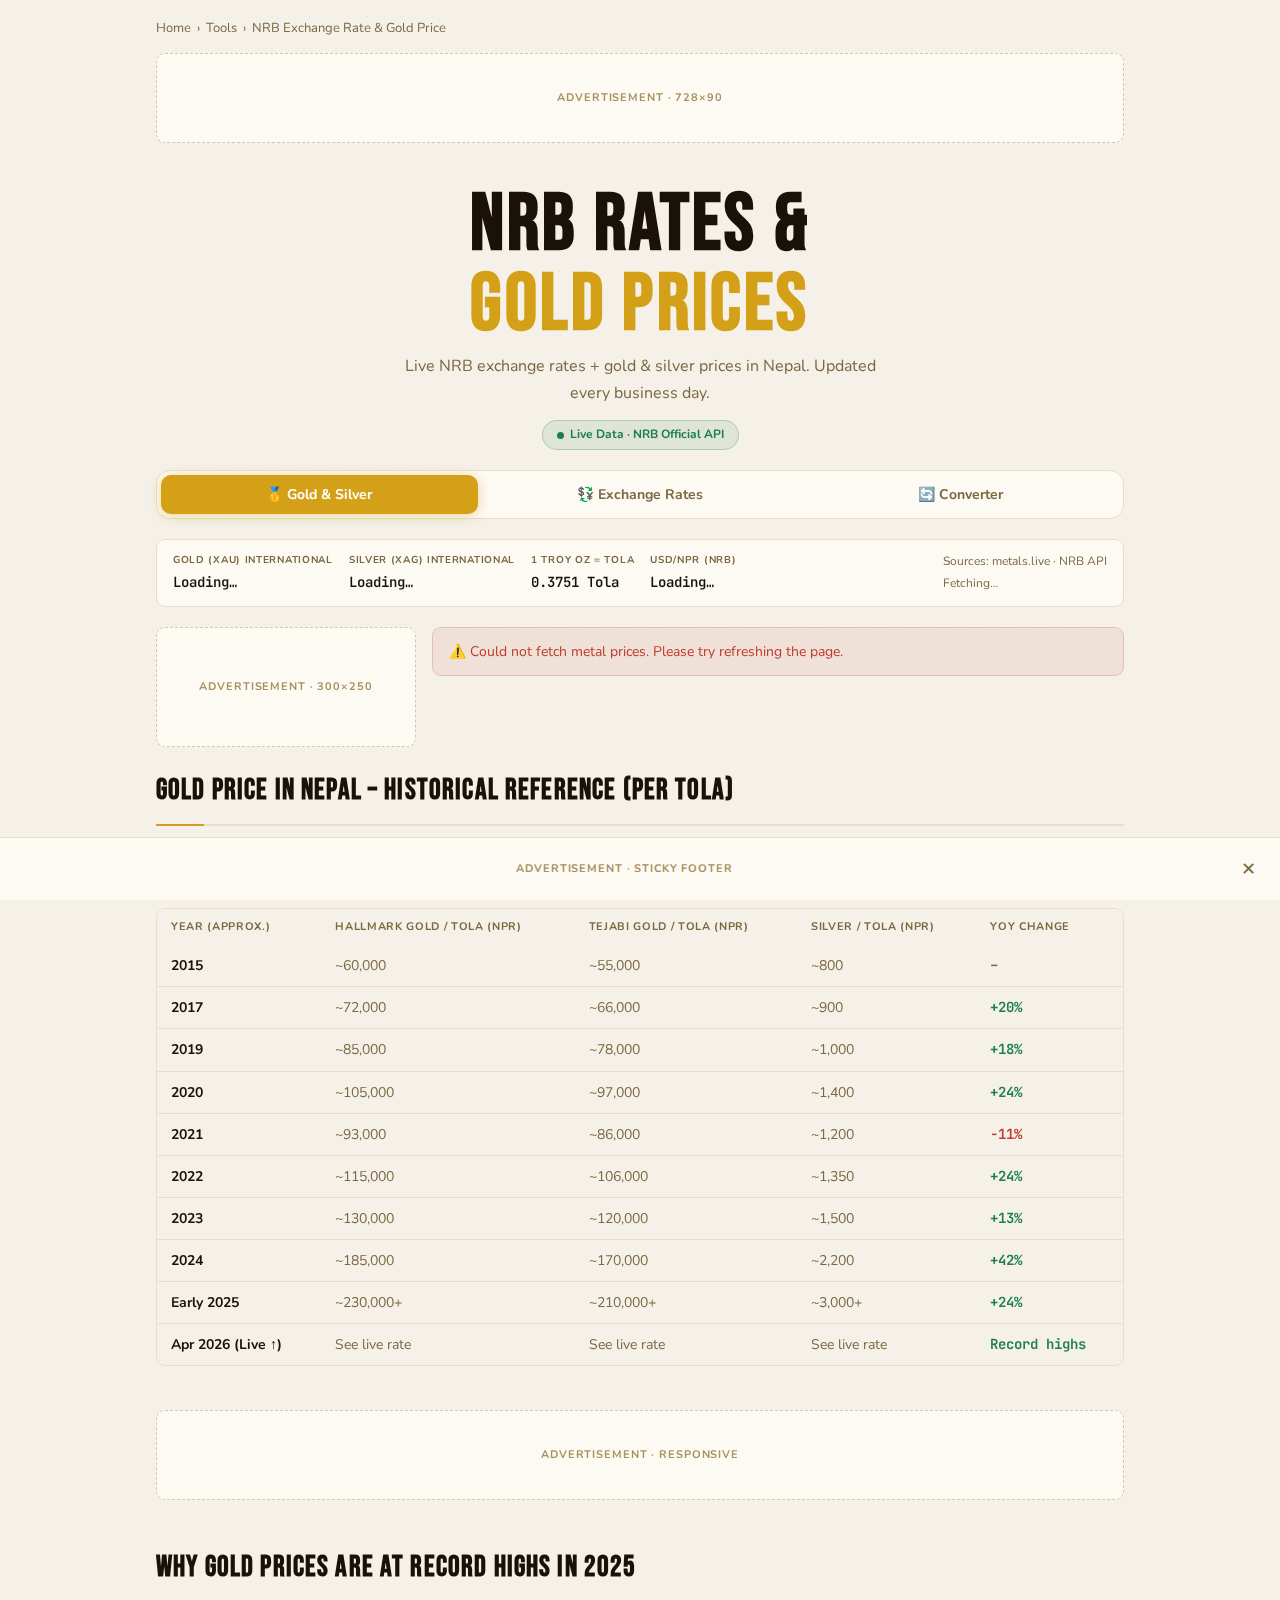
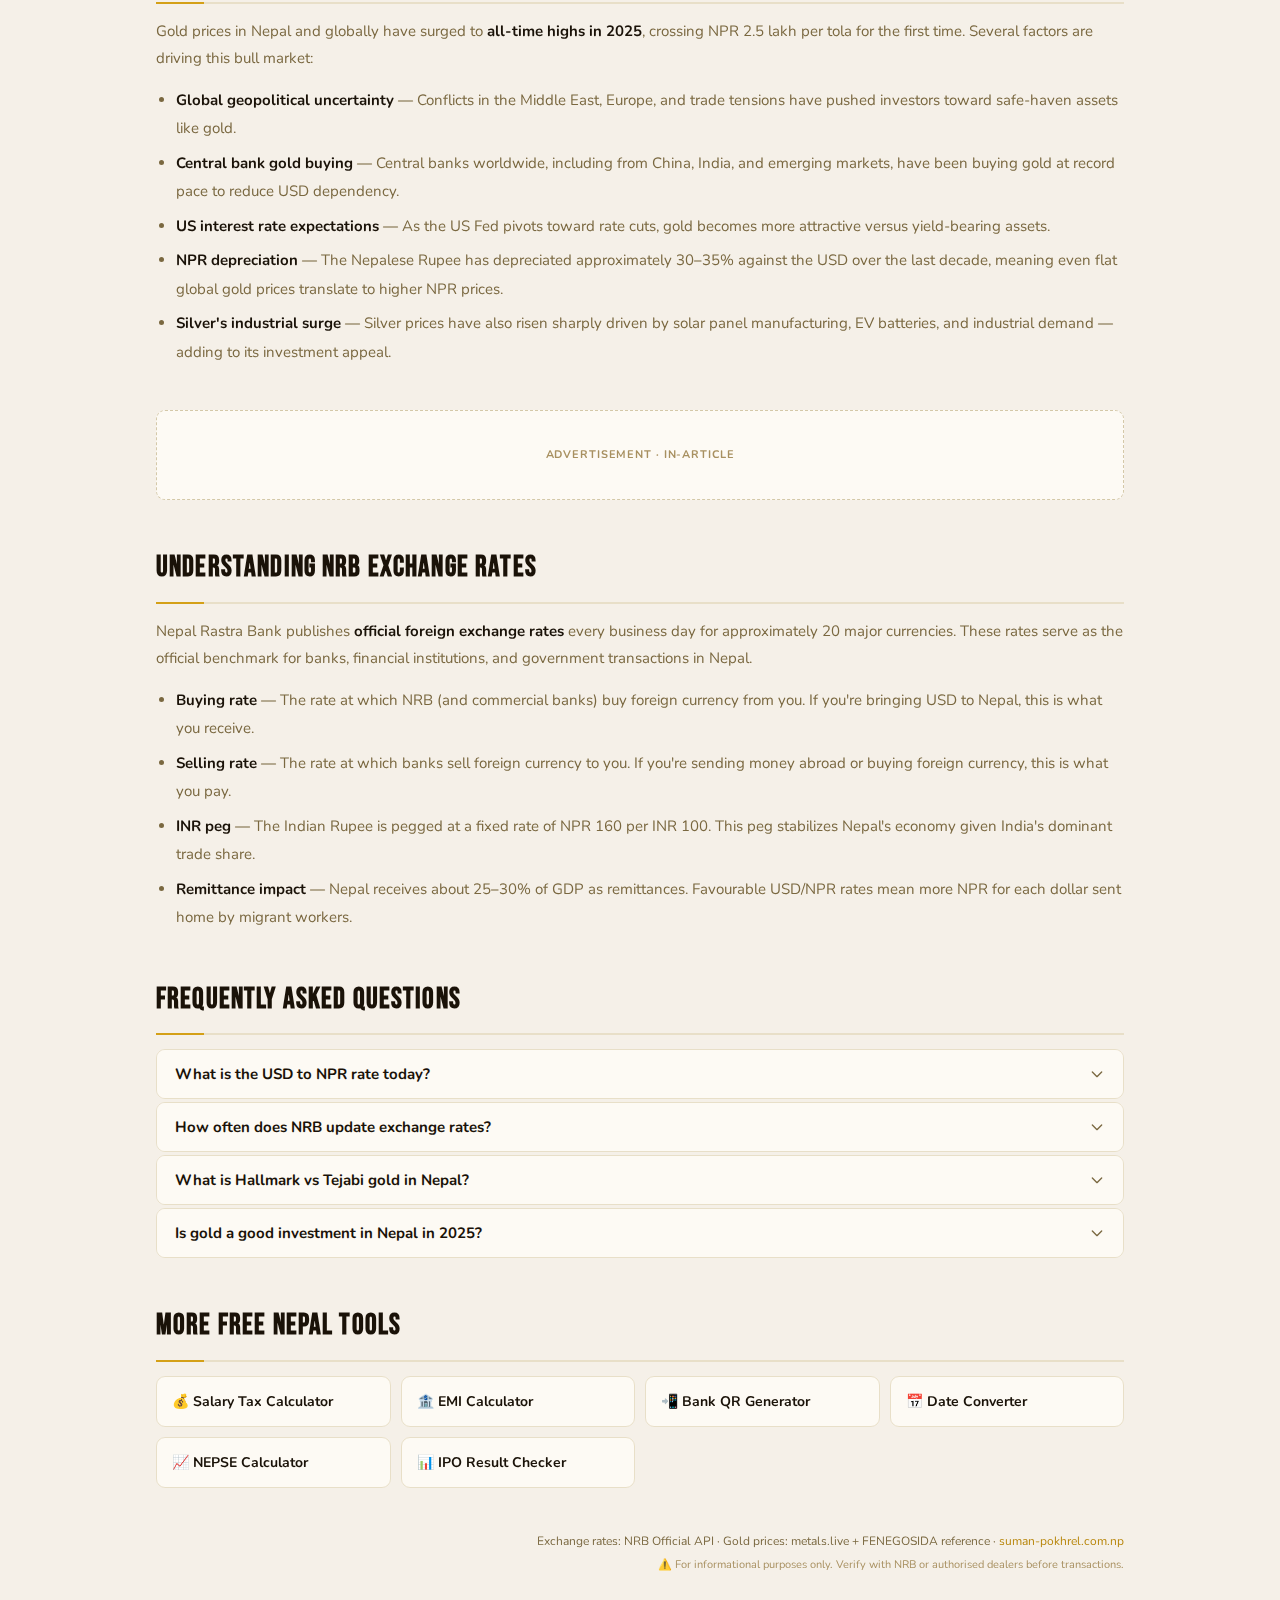
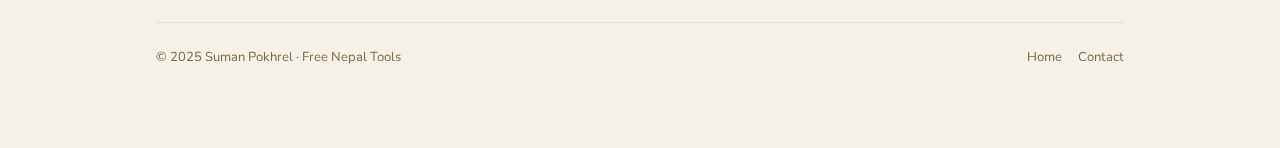
<file: nrb-exchange-rate.html>
<!DOCTYPE html>
<html lang="en">
<head>
  <meta charset="UTF-8" />
  <meta name="viewport" content="width=device-width, initial-scale=1.0" />

  <title>NRB Exchange Rate Today Nepal + Gold & Silver Price 2082 | Live Rates</title>
  <meta name="description" content="Live NRB exchange rates for USD, EUR, GBP and all major currencies today in Nepal. Plus real-time gold and silver price in Nepal per tola with price charts. Updated daily." />
  <meta name="keywords" content="nrb exchange rate today, dollar rate nepal today, nepal exchange rate, gold price nepal today tola, silver price nepal today, nrb forex rate, USD to NPR today, euro rate nepal" />
  <link rel="canonical" href="https://suman-pokhrel.com.np/nrb-rate.html" />
  <meta name="robots" content="index, follow" />
  <meta property="og:title" content="NRB Exchange Rate + Gold & Silver Price Nepal – Live Today" />
  <meta property="og:description" content="Live NRB forex rates and Nepal gold/silver prices per tola with charts. Updated daily." />
  <meta property="og:type" content="website" />
  <meta property="og:url" content="https://suman-pokhrel.com.np/nrb-rate.html" />
  <meta name="twitter:card" content="summary_large_image" />

  <script type="application/ld+json">
  {"@context":"https://schema.org","@graph":[
    {"@type":"WebApplication","name":"NRB Exchange Rate & Gold Silver Price Nepal",
     "url":"https://suman-pokhrel.com.np/nrb-rate.html",
     "description":"Live NRB official exchange rates and real-time gold/silver prices in Nepal per tola. Currency converter included.",
     "applicationCategory":"FinanceApplication","operatingSystem":"Any",
     "offers":{"@type":"Offer","price":"0","priceCurrency":"NPR"},
     "author":{"@type":"Person","name":"Suman Pokhrel","url":"https://suman-pokhrel.com.np"}},
    {"@type":"FAQPage","mainEntity":[
      {"@type":"Question","name":"What is the USD to NPR exchange rate today?",
       "acceptedAnswer":{"@type":"Answer","text":"The NRB (Nepal Rastra Bank) publishes official USD to NPR buying and selling rates every business day. The buying rate is what banks pay when you sell USD; the selling rate is what you pay when buying USD. Check the live rates above for today's exact figures."}},
      {"@type":"Question","name":"What is the gold price in Nepal today per tola?",
       "acceptedAnswer":{"@type":"Answer","text":"Nepal gold prices are set daily by FENEGOSIDA (Federation of Nepal Gold and Silver Dealers' Association). Chapawal (Hallmark/24K) gold per tola and Tejabi (22K) gold per tola rates are shown live above. Gold has tripled in NPR price over 2015–2025."}},
      {"@type":"Question","name":"Why is gold price rising in Nepal in 2025?",
       "acceptedAnswer":{"@type":"Answer","text":"Gold prices in Nepal are influenced by international XAU/USD spot prices and the NPR/USD exchange rate. In 2025, global gold hit record highs above $3,000/oz driven by geopolitical uncertainty, central bank buying, and inflation hedging — all amplified in NPR terms by the weaker rupee."}},
      {"@type":"Question","name":"Is Indian Rupee rate fixed in Nepal?",
       "acceptedAnswer":{"@type":"Answer","text":"Yes. The Nepalese Rupee (NPR) is pegged to the Indian Rupee (INR) at a fixed rate of 160 NPR per 100 INR. This peg has been in place for decades and is maintained by Nepal Rastra Bank."}}
    ]},
    {"@type":"BreadcrumbList","itemListElement":[
      {"@type":"ListItem","position":1,"name":"Home","item":"https://suman-pokhrel.com.np/"},
      {"@type":"ListItem","position":2,"name":"Tools","item":"https://suman-pokhrel.com.np/#tools"},
      {"@type":"ListItem","position":3,"name":"NRB Exchange Rate","item":"https://suman-pokhrel.com.np/nrb-rate.html"}
    ]}
  ]}
  </script>

  <!-- AdSense -->
  <!-- <script async src="https://pagead2.googlesyndication.com/pagead/js/adsbygoogle.js?client=ca-pub-XXXXXXXXXXXXXXXX" crossorigin="anonymous"></script> -->

  <link rel="preconnect" href="https://fonts.googleapis.com" />
  <link rel="preconnect" href="https://fonts.gstatic.com" crossorigin />
  <link href="https://fonts.googleapis.com/css2?family=Bebas+Neue&family=Nunito:wght@400;600;700;800&family=JetBrains+Mono:wght@500;600&display=swap" rel="stylesheet" />

  <style>
    :root {
      --bg:      #f5f0e8;
      --surface: #fdfaf4;
      --card:    #ffffff;
      --border:  #e8dfc8;
      --border2: #d4c8a8;
      --gold:    #b8860b;
      --gold2:   #d4a017;
      --gold3:   #f0c040;
      --silver:  #708090;
      --silver2: #a0b0c0;
      --green:   #1a7f4b;
      --red:     #c0392b;
      --blue:    #1a5fa8;
      --text:    #1a1208;
      --muted:   #7a6840;
      --light:   #a89060;
      --mono:    'JetBrains Mono', monospace;
      --display: 'Bebas Neue', sans-serif;
      --sans:    'Nunito', sans-serif;
      --r:       14px;
      --rs:      9px;
      --shadow:  0 4px 20px rgba(100,70,10,.10);
      --shadow2: 0 8px 40px rgba(100,70,10,.15);
    }
    *,*::before,*::after{box-sizing:border-box;margin:0;padding:0;}
    html{scroll-behavior:smooth;}
    body{
      font-family:var(--sans);
      background:var(--bg);
      color:var(--text);
      min-height:100vh;
      line-height:1.65;
    }
    body::before{
      content:'';position:fixed;inset:0;
      background-image:radial-gradient(var(--border) 1px,transparent 1px);
      background-size:32px 32px;
      pointer-events:none;z-index:0;opacity:.5;
    }
    .wrap{position:relative;z-index:1;max-width:1000px;margin:0 auto;padding:0 16px 80px;}
    a{color:var(--gold);text-decoration:none;}
    a:hover{text-decoration:underline;}

    /* AD SLOTS */
    .ad-slot{
      background:var(--surface);border:1px dashed var(--border2);
      border-radius:var(--rs);
      display:flex;align-items:center;justify-content:center;
      color:var(--light);font-size:11px;letter-spacing:.08em;text-transform:uppercase;font-weight:700;
    }
    .ad-leader{min-height:90px;margin:14px 0;}
    .ad-post{min-height:90px;margin:24px 0;}
    .ad-inline{min-height:90px;margin:32px 0;}

    /* BREADCRUMB */
    .breadcrumb{padding:18px 0 0;font-size:13px;color:var(--muted);display:flex;align-items:center;gap:6px;flex-wrap:wrap;}
    .breadcrumb a{color:var(--muted);}

    /* HERO */
    .hero{padding:28px 0 20px;text-align:center;}
    .hero h1{
      font-family:var(--display);
      font-size:clamp(2.5rem,8vw,5rem);
      letter-spacing:.04em;
      color:var(--text);line-height:1;
      margin-bottom:8px;
    }
    .hero h1 span{color:var(--gold2);}
    .hero p{font-size:1rem;color:var(--muted);max-width:500px;margin:0 auto 14px;}
    .live-badge{
      display:inline-flex;align-items:center;gap:6px;
      background:rgba(26,127,75,.1);border:1px solid rgba(26,127,75,.25);
      color:var(--green);font-size:12px;font-weight:700;
      padding:4px 14px;border-radius:100px;
    }
    .live-dot{width:7px;height:7px;border-radius:50%;background:var(--green);animation:pulse 1.8s ease-in-out infinite;}
    @keyframes pulse{0%,100%{opacity:1;transform:scale(1);}50%{opacity:.4;transform:scale(.8);}}

    /* LOADING STATE */
    .loading-overlay{
      display:flex;flex-direction:column;align-items:center;justify-content:center;
      padding:40px;gap:14px;color:var(--muted);font-size:14px;
    }
    .spinner{
      width:36px;height:36px;border:3px solid var(--border2);
      border-top-color:var(--gold2);border-radius:50%;
      animation:spin .8s linear infinite;
    }
    @keyframes spin{to{transform:rotate(360deg);}}

    /* TABS */
    .tabs{
      display:flex;gap:4px;
      background:var(--surface);border:1px solid var(--border);
      border-radius:var(--r);padding:4px;
      margin-bottom:20px;
    }
    .tab{
      flex:1;padding:10px 16px;border:none;border-radius:10px;
      font-family:var(--sans);font-size:14px;font-weight:700;
      cursor:pointer;transition:all .2s;background:transparent;color:var(--muted);
    }
    .tab.active{background:var(--gold2);color:#fff;box-shadow:0 2px 12px rgba(212,160,23,.4);}
    .tab:hover:not(.active){background:var(--border);color:var(--text);}

    /* ═══ GOLD / SILVER SECTION ═══ */
    .precious-grid{display:grid;grid-template-columns:1fr 1fr;gap:16px;margin-bottom:20px;}
    @media(max-width:640px){.precious-grid{grid-template-columns:1fr;}}

    .metal-card{
      background:var(--card);border:1px solid var(--border);
      border-radius:var(--r);padding:22px 20px;
      box-shadow:var(--shadow);position:relative;overflow:hidden;
    }
    .metal-card::before{
      content:'';position:absolute;top:0;left:0;right:0;height:3px;
    }
    .metal-card.gold-card::before{background:linear-gradient(90deg,var(--gold),var(--gold3));}
    .metal-card.silver-card::before{background:linear-gradient(90deg,var(--silver),var(--silver2));}

    .metal-header{display:flex;align-items:center;gap:10px;margin-bottom:14px;}
    .metal-icon{font-size:24px;}
    .metal-name{font-size:13px;font-weight:800;text-transform:uppercase;letter-spacing:.08em;color:var(--muted);}
    .metal-badge{
      margin-left:auto;font-size:11px;font-weight:700;
      padding:3px 10px;border-radius:100px;
    }
    .badge-up{background:rgba(26,127,75,.12);color:var(--green);}
    .badge-dn{background:rgba(192,57,43,.12);color:var(--red);}

    .metal-price-row{display:flex;align-items:flex-end;gap:8px;margin-bottom:6px;}
    .metal-price{font-family:var(--display);font-size:2.4rem;letter-spacing:.02em;color:var(--text);line-height:1;}
    .metal-unit{font-size:12px;color:var(--muted);font-weight:600;padding-bottom:4px;}

    .metal-sub-grid{display:grid;grid-template-columns:1fr 1fr;gap:8px;margin-bottom:14px;}
    .metal-sub{background:var(--bg);border:1px solid var(--border);border-radius:var(--rs);padding:8px 10px;}
    .metal-sub-label{font-size:10px;font-weight:700;text-transform:uppercase;letter-spacing:.06em;color:var(--light);margin-bottom:3px;}
    .metal-sub-value{font-family:var(--mono);font-size:13px;font-weight:600;color:var(--text);}

    /* Sparkline */
    .sparkline-wrap{position:relative;height:60px;margin-top:4px;}
    .sparkline-wrap svg{width:100%;height:60px;}
    .spark-label{
      position:absolute;bottom:0;left:0;right:0;
      display:flex;justify-content:space-between;
      font-size:10px;color:var(--light);
    }

    /* International prices */
    .intl-strip{
      background:var(--surface);border:1px solid var(--border);
      border-radius:var(--rs);padding:12px 16px;
      display:flex;flex-wrap:wrap;gap:16px;margin-bottom:20px;
      align-items:center;
    }
    .intl-item{display:flex;flex-direction:column;gap:2px;}
    .intl-label{font-size:10px;font-weight:700;text-transform:uppercase;letter-spacing:.07em;color:var(--muted);}
    .intl-value{font-family:var(--mono);font-size:14px;font-weight:600;color:var(--text);}
    .intl-value.up{color:var(--green);}
    .intl-value.dn{color:var(--red);}

    /* ═══ FOREX SECTION ═══ */
    .converter-row{
      background:var(--card);border:1px solid var(--border);
      border-radius:var(--r);padding:20px;margin-bottom:16px;
      box-shadow:var(--shadow);
      display:grid;grid-template-columns:1fr auto 1fr auto;
      align-items:center;gap:12px;
    }
    @media(max-width:600px){.converter-row{grid-template-columns:1fr 1fr;}}
    .conv-field{display:flex;flex-direction:column;gap:5px;}
    .conv-label{font-size:11px;font-weight:700;text-transform:uppercase;letter-spacing:.07em;color:var(--muted);}
    .conv-input{
      background:var(--bg);border:1.5px solid var(--border2);
      border-radius:var(--rs);color:var(--text);
      font-family:var(--mono);font-size:1.2rem;font-weight:600;
      padding:10px 12px;outline:none;width:100%;
      transition:border-color .2s;
    }
    .conv-input:focus{border-color:var(--gold2);}
    .conv-arrow{font-size:20px;color:var(--gold2);font-weight:900;flex-shrink:0;text-align:center;}
    .conv-select-wrap{position:relative;}
    .conv-select-wrap::after{content:'▾';position:absolute;right:10px;top:50%;transform:translateY(-50%);color:var(--muted);pointer-events:none;font-size:11px;}
    .conv-select{
      background:var(--bg);border:1.5px solid var(--border2);
      border-radius:var(--rs);color:var(--text);
      font-family:var(--sans);font-size:14px;font-weight:700;
      padding:10px 32px 10px 12px;outline:none;
      -webkit-appearance:none;cursor:pointer;width:100%;
      transition:border-color .2s;
    }
    .conv-select:focus{border-color:var(--gold2);}

    /* Rate table */
    .rate-table-card{
      background:var(--card);border:1px solid var(--border);
      border-radius:var(--r);overflow:hidden;box-shadow:var(--shadow);
      margin-bottom:20px;
    }
    .rate-table-header{
      padding:14px 20px;
      background:linear-gradient(135deg,var(--gold),var(--gold2));
      display:flex;align-items:center;justify-content:space-between;flex-wrap:wrap;gap:8px;
    }
    .rate-table-title{font-size:14px;font-weight:800;color:#fff;letter-spacing:.03em;}
    .rate-updated{font-size:11px;color:rgba(255,255,255,.8);}
    .rate-table-wrap{overflow-x:auto;}
    .rate-table{width:100%;border-collapse:collapse;font-size:14px;}
    .rate-table th{
      background:var(--bg);color:var(--muted);text-align:right;
      padding:10px 14px;font-size:11px;text-transform:uppercase;letter-spacing:.06em;font-weight:700;
    }
    .rate-table th:first-child,.rate-table th:nth-child(2){text-align:left;}
    .rate-table td{padding:10px 14px;border-bottom:1px solid var(--border);text-align:right;font-family:var(--mono);font-size:13px;color:var(--muted);}
    .rate-table td:first-child{text-align:left;font-family:var(--sans);font-weight:700;color:var(--text);font-size:14px;}
    .rate-table td:nth-child(2){text-align:left;font-family:var(--sans);font-size:13px;color:var(--muted);}
    .rate-table tr:last-child td{border-bottom:none;}
    .rate-table tr:hover td{background:rgba(212,160,23,.05);}
    .flag-emoji{margin-right:6px;}
    .buy-cell{color:var(--green) !important;font-weight:700 !important;}
    .sell-cell{color:var(--red) !important;font-weight:700 !important;}

    /* ═══ CONTENT ═══ */
    .content-section{margin:44px 0;}
    .section-title{
      font-family:var(--display);font-size:1.8rem;letter-spacing:.04em;
      color:var(--text);margin-bottom:14px;padding-bottom:10px;
      border-bottom:2px solid var(--border);position:relative;
    }
    .section-title::after{content:'';position:absolute;bottom:-2px;left:0;width:48px;height:2px;background:var(--gold2);}
    .content-section p{color:var(--muted);margin-bottom:14px;line-height:1.8;font-size:15px;}
    .content-section ul{color:var(--muted);padding-left:20px;line-height:1.9;font-size:15px;}
    .content-section li{margin-bottom:6px;}
    .content-section strong{color:var(--text);}

    /* Historical price table */
    .hist-table-wrap{border:1px solid var(--border);border-radius:var(--rs);overflow:hidden;overflow-x:auto;}
    .hist-table{width:100%;border-collapse:collapse;font-size:14px;}
    .hist-table th{background:var(--bg);color:var(--muted);padding:9px 14px;text-align:left;font-size:11px;text-transform:uppercase;letter-spacing:.06em;font-weight:700;}
    .hist-table td{padding:9px 14px;border-bottom:1px solid var(--border);color:var(--muted);}
    .hist-table td:first-child{color:var(--text);font-weight:700;}
    .hist-table td:last-child{font-family:var(--mono);font-weight:600;}
    .hist-table tr:last-child td{border-bottom:none;}
    .up-cell{color:var(--green)!important;}
    .dn-cell{color:var(--red)!important;}

    /* FAQ */
    .faq-list{display:flex;flex-direction:column;gap:3px;}
    .faq-item{border:1px solid var(--border);border-radius:var(--rs);overflow:hidden;}
    .faq-q{width:100%;background:var(--surface);border:none;color:var(--text);font-family:var(--sans);font-size:15px;font-weight:700;text-align:left;padding:14px 18px;cursor:pointer;display:flex;justify-content:space-between;align-items:center;gap:12px;transition:background .15s;}
    .faq-q:hover{background:var(--border);}
    .faq-arrow{transition:transform .25s;flex-shrink:0;color:var(--muted);}
    .faq-item.open .faq-arrow{transform:rotate(180deg);}
    .faq-a{max-height:0;overflow:hidden;background:var(--card);transition:max-height .3s ease,padding .3s ease;padding:0 18px;}
    .faq-item.open .faq-a{max-height:300px;padding:14px 18px;}
    .faq-a p{color:var(--muted);margin:0;line-height:1.75;}

    /* Related tools */
    .tools-grid{display:grid;grid-template-columns:repeat(auto-fill,minmax(190px,1fr));gap:10px;}
    .tool-chip{background:var(--surface);border:1px solid var(--border);border-radius:var(--rs);padding:13px 15px;display:flex;align-items:center;gap:10px;font-size:14px;font-weight:700;color:var(--text);transition:border-color .2s,box-shadow .2s;}
    .tool-chip:hover{border-color:var(--gold2);box-shadow:var(--shadow);text-decoration:none;}

    /* Footer */
    .page-footer{border-top:1px solid var(--border);padding:24px 0 0;margin-top:48px;display:flex;justify-content:space-between;align-items:center;flex-wrap:wrap;gap:12px;color:var(--muted);font-size:13px;}
    .page-footer nav{display:flex;gap:16px;}
    .page-footer a{color:var(--muted);}

    #adAnchor{position:fixed;bottom:0;left:0;right:0;background:var(--surface);border-top:1px solid var(--border);padding:6px 16px;display:flex;align-items:center;justify-content:space-between;z-index:999;min-height:60px;}
    #adClose{background:none;border:none;color:var(--muted);cursor:pointer;font-size:18px;padding:4px 8px;}

    .error-msg{
      background:rgba(192,57,43,.08);border:1px solid rgba(192,57,43,.2);
      border-radius:var(--rs);padding:12px 16px;color:var(--red);font-size:14px;
      margin-bottom:16px;
    }
  </style>
</head>
<body>
<div class="wrap">

  <nav class="breadcrumb">
    <a href="https://suman-pokhrel.com.np/">Home</a><span>›</span>
    <a href="https://suman-pokhrel.com.np/#tools">Tools</a><span>›</span>
    <span>NRB Exchange Rate & Gold Price</span>
  </nav>

  <!-- AD 1 -->
  <div class="ad-slot ad-leader">
    <!-- <ins class="adsbygoogle" style="display:block" data-ad-client="ca-pub-XXXX" data-ad-slot="XXXXXXXXXX" data-ad-format="auto" data-full-width-responsive="true"></ins> -->
    Advertisement · 728×90
  </div>

  <header class="hero">
    <h1>NRB RATES &<br /><span>GOLD PRICES</span></h1>
    <p>Live NRB exchange rates + gold & silver prices in Nepal. Updated every business day.</p>
    <div class="live-badge"><div class="live-dot"></div> Live Data · NRB Official API</div>
  </header>

  <main>
    <!-- TABS -->
    <div class="tabs" role="tablist">
      <button class="tab active" id="tab-gold" onclick="showTab('gold')" role="tab">🥇 Gold & Silver</button>
      <button class="tab" id="tab-forex" onclick="showTab('forex')" role="tab">💱 Exchange Rates</button>
      <button class="tab" id="tab-convert" onclick="showTab('convert')" role="tab">🔄 Converter</button>
    </div>

    <!-- ════ GOLD & SILVER TAB ════ -->
    <div id="panelGold">

      <!-- International strip -->
      <div class="intl-strip" id="intlStrip">
        <div class="intl-item">
          <div class="intl-label">Gold (XAU) International</div>
          <div class="intl-value" id="intlGoldUSD">Loading…</div>
        </div>
        <div class="intl-item">
          <div class="intl-label">Silver (XAG) International</div>
          <div class="intl-value" id="intlSilverUSD">Loading…</div>
        </div>
        <div class="intl-item">
          <div class="intl-label">1 Troy oz = Tola</div>
          <div class="intl-value">0.3751 Tola</div>
        </div>
        <div class="intl-item">
          <div class="intl-label">USD/NPR (NRB)</div>
          <div class="intl-value" id="intlUSDNPR">Loading…</div>
        </div>
        <div class="intl-item" style="margin-left:auto;font-size:12px;color:var(--muted);">
          <div>Sources: metals.live · NRB API</div>
          <div id="lastUpdated">Fetching…</div>
        </div>
      </div>

      <!-- AD 2 (beside gold cards) -->
      <div style="display:flex;gap:16px;flex-wrap:wrap;margin-bottom:20px;">
        <div class="ad-slot" style="flex:1;min-width:260px;min-height:120px;border:1px dashed var(--border2);">
          Advertisement · 300×250
        </div>
        <div style="flex:3;min-width:280px;">
          <div class="precious-grid" id="preciousGrid">
            <div class="loading-overlay" style="grid-column:span 2;">
              <div class="spinner"></div>
              <span>Fetching live prices…</span>
            </div>
          </div>
        </div>
      </div>

      <!-- Historical gold prices (static reference) -->
      <div class="content-section" style="margin-top:0;">
        <h2 class="section-title">Gold Price in Nepal – Historical Reference (per Tola)</h2>
        <p>Nepal gold prices broadly track global XAU/USD, amplified by NPR depreciation. Gold has <strong>tripled in NPR price</strong> over 2015–2025, making it one of the best-performing assets for Nepali investors.</p>
        <div class="hist-table-wrap">
          <table class="hist-table">
            <thead><tr><th>Year (Approx.)</th><th>Hallmark Gold / Tola (NPR)</th><th>Tejabi Gold / Tola (NPR)</th><th>Silver / Tola (NPR)</th><th>YoY Change</th></tr></thead>
            <tbody>
              <tr><td>2015</td><td>~60,000</td><td>~55,000</td><td>~800</td><td>–</td></tr>
              <tr><td>2017</td><td>~72,000</td><td>~66,000</td><td>~900</td><td class="up-cell">+20%</td></tr>
              <tr><td>2019</td><td>~85,000</td><td>~78,000</td><td>~1,000</td><td class="up-cell">+18%</td></tr>
              <tr><td>2020</td><td>~105,000</td><td>~97,000</td><td>~1,400</td><td class="up-cell">+24%</td></tr>
              <tr><td>2021</td><td>~93,000</td><td>~86,000</td><td>~1,200</td><td class="dn-cell">−11%</td></tr>
              <tr><td>2022</td><td>~115,000</td><td>~106,000</td><td>~1,350</td><td class="up-cell">+24%</td></tr>
              <tr><td>2023</td><td>~130,000</td><td>~120,000</td><td>~1,500</td><td class="up-cell">+13%</td></tr>
              <tr><td>2024</td><td>~185,000</td><td>~170,000</td><td>~2,200</td><td class="up-cell">+42%</td></tr>
              <tr><td>Early 2025</td><td>~230,000+</td><td>~210,000+</td><td>~3,000+</td><td class="up-cell">+24%</td></tr>
              <tr><td>Apr 2026 (Live ↑)</td><td id="histCurrentGold">See live rate</td><td id="histCurrentTejabi">See live rate</td><td id="histCurrentSilver">See live rate</td><td class="up-cell">Record highs</td></tr>
            </tbody>
          </table>
        </div>
      </div>
    </div>

    <!-- ════ FOREX TAB ════ -->
    <div id="panelForex" style="display:none;">
      <div class="rate-table-card">
        <div class="rate-table-header">
          <div class="rate-table-title">🏦 NRB Official Exchange Rates</div>
          <div class="rate-updated" id="forexUpdated">Fetching from NRB API…</div>
        </div>
        <div class="rate-table-wrap">
          <table class="rate-table">
            <thead>
              <tr>
                <th>Currency</th>
                <th>Country / Name</th>
                <th>Unit</th>
                <th>Buy (NPR)</th>
                <th>Sell (NPR)</th>
              </tr>
            </thead>
            <tbody id="forexBody">
              <tr><td colspan="5"><div class="loading-overlay"><div class="spinner"></div><span>Fetching from NRB…</span></div></td></tr>
            </tbody>
          </table>
        </div>
      </div>
    </div>

    <!-- ════ CONVERTER TAB ════ -->
    <div id="panelConvert" style="display:none;">
      <div class="converter-row">
        <div class="conv-field">
          <div class="conv-label">Amount</div>
          <input type="number" class="conv-input" id="convAmount" value="1" oninput="doConvert()" />
        </div>
        <div class="conv-field">
          <div class="conv-label">From</div>
          <div class="conv-select-wrap">
            <select class="conv-select" id="convFrom" onchange="doConvert()">
              <option value="NPR">NPR – Nepali Rupee</option>
            </select>
          </div>
        </div>
        <div class="conv-arrow">⇄</div>
        <div class="conv-field">
          <div class="conv-label">To</div>
          <div class="conv-select-wrap">
            <select class="conv-select" id="convTo" onchange="doConvert()">
              <option value="USD">USD – US Dollar</option>
            </select>
          </div>
        </div>
      </div>
      <div class="rate-table-card" style="padding:24px;text-align:center;">
        <div id="convResult" style="font-family:var(--display);font-size:2.5rem;color:var(--text);letter-spacing:.04em;margin-bottom:8px;">–</div>
        <div id="convRate" style="font-size:14px;color:var(--muted);">Select currencies above</div>
        <div style="margin-top:16px;font-size:13px;color:var(--light);">
          Rates from NRB official API (mid-rate used for conversion). NRB rates are for reference; actual bank/exchange rates may vary.
        </div>
      </div>
    </div>

    <!-- AD 3 -->
    <div class="ad-slot ad-post">Advertisement · Responsive</div>

    <!-- CONTENT -->
    <section class="content-section">
      <h2 class="section-title">Why Gold Prices Are at Record Highs in 2025</h2>
      <p>Gold prices in Nepal and globally have surged to <strong>all-time highs in 2025</strong>, crossing NPR 2.5 lakh per tola for the first time. Several factors are driving this bull market:</p>
      <ul>
        <li><strong>Global geopolitical uncertainty</strong> — Conflicts in the Middle East, Europe, and trade tensions have pushed investors toward safe-haven assets like gold.</li>
        <li><strong>Central bank gold buying</strong> — Central banks worldwide, including from China, India, and emerging markets, have been buying gold at record pace to reduce USD dependency.</li>
        <li><strong>US interest rate expectations</strong> — As the US Fed pivots toward rate cuts, gold becomes more attractive versus yield-bearing assets.</li>
        <li><strong>NPR depreciation</strong> — The Nepalese Rupee has depreciated approximately 30–35% against the USD over the last decade, meaning even flat global gold prices translate to higher NPR prices.</li>
        <li><strong>Silver's industrial surge</strong> — Silver prices have also risen sharply driven by solar panel manufacturing, EV batteries, and industrial demand — adding to its investment appeal.</li>
      </ul>
    </section>

    <!-- AD 4 -->
    <div class="ad-slot ad-inline">Advertisement · In-article</div>

    <section class="content-section">
      <h2 class="section-title">Understanding NRB Exchange Rates</h2>
      <p>Nepal Rastra Bank publishes <strong>official foreign exchange rates</strong> every business day for approximately 20 major currencies. These rates serve as the official benchmark for banks, financial institutions, and government transactions in Nepal.</p>
      <ul>
        <li><strong>Buying rate</strong> — The rate at which NRB (and commercial banks) buy foreign currency from you. If you're bringing USD to Nepal, this is what you receive.</li>
        <li><strong>Selling rate</strong> — The rate at which banks sell foreign currency to you. If you're sending money abroad or buying foreign currency, this is what you pay.</li>
        <li><strong>INR peg</strong> — The Indian Rupee is pegged at a fixed rate of NPR 160 per INR 100. This peg stabilizes Nepal's economy given India's dominant trade share.</li>
        <li><strong>Remittance impact</strong> — Nepal receives about 25–30% of GDP as remittances. Favourable USD/NPR rates mean more NPR for each dollar sent home by migrant workers.</li>
      </ul>
    </section>

    <!-- FAQ -->
    <section class="content-section" id="faq">
      <h2 class="section-title">Frequently Asked Questions</h2>
      <div class="faq-list">
        <div class="faq-item">
          <button class="faq-q" aria-expanded="false">What is the USD to NPR rate today?
            <svg class="faq-arrow" width="16" height="16" fill="none" viewBox="0 0 24 24" stroke="currentColor"><path stroke-linecap="round" stroke-linejoin="round" stroke-width="2" d="M19 9l-7 7-7-7"/></svg>
          </button>
          <div class="faq-a"><p>The live NRB rate is shown at the top of this page. As of recent data, the USD buying rate is approximately NPR 135–150 and selling rate around NPR 136–151. Check the Exchange Rates tab for today's exact official figures from NRB's API.</p></div>
        </div>
        <div class="faq-item">
          <button class="faq-q" aria-expanded="false">How often does NRB update exchange rates?
            <svg class="faq-arrow" width="16" height="16" fill="none" viewBox="0 0 24 24" stroke="currentColor"><path stroke-linecap="round" stroke-linejoin="round" stroke-width="2" d="M19 9l-7 7-7-7"/></svg>
          </button>
          <div class="faq-a"><p>NRB publishes official exchange rates once per business day, typically in the morning. Rates are not updated on weekends or public holidays. The most recent available rates are shown when NRB hasn't published for the day yet.</p></div>
        </div>
        <div class="faq-item">
          <button class="faq-q" aria-expanded="false">What is Hallmark vs Tejabi gold in Nepal?
            <svg class="faq-arrow" width="16" height="16" fill="none" viewBox="0 0 24 24" stroke="currentColor"><path stroke-linecap="round" stroke-linejoin="round" stroke-width="2" d="M19 9l-7 7-7-7"/></svg>
          </button>
          <div class="faq-a"><p>Hallmark gold (Chapawal) is 24-karat (99.5% pure) gold, the highest purity standard. Tejabi gold is 22-karat (91.67% pure), with copper and silver alloys added for durability in jewelry making. Most Nepali jewelry uses Tejabi gold. Hallmark commands a higher price per tola.</p></div>
        </div>
        <div class="faq-item">
          <button class="faq-q" aria-expanded="false">Is gold a good investment in Nepal in 2025?
            <svg class="faq-arrow" width="16" height="16" fill="none" viewBox="0 0 24 24" stroke="currentColor"><path stroke-linecap="round" stroke-linejoin="round" stroke-width="2" d="M19 9l-7 7-7-7"/></svg>
          </button>
          <div class="faq-a"><p>Gold has been one of Nepal's best-performing assets, tripling in NPR value from 2015–2025. However, gold prices are volatile in the short term and buying physical gold includes dealer margins and making charges. Most financial advisors suggest 5–15% portfolio allocation to gold as a hedge, not as a primary investment.</p></div>
        </div>
      </div>
    </section>

    <!-- Related tools -->
    <section class="content-section">
      <h2 class="section-title">More Free Nepal Tools</h2>
      <div class="tools-grid">
        <a href="/salary-tax-calculator.html" class="tool-chip">💰 Salary Tax Calculator</a>
        <a href="/emi-calculator.html" class="tool-chip">🏦 EMI Calculator</a>
        <a href="/qr.html" class="tool-chip">📲 Bank QR Generator</a>
        <a href="/nepali-date-converter.html" class="tool-chip">📅 Date Converter</a>
        <a href="/nepse-calculator.html" class="tool-chip">📈 NEPSE Calculator</a>
        <a href="/ipo-result.html" class="tool-chip">📊 IPO Result Checker</a>
      </div>
    </section>

    <p style="color:var(--muted);font-size:12px;text-align:right;margin-top:16px;">
      Exchange rates: NRB Official API · Gold prices: metals.live + FENEGOSIDA reference ·
      <a href="https://suman-pokhrel.com.np">suman-pokhrel.com.np</a>
    </p>
    <p style="color:var(--light);font-size:11px;margin-top:4px;text-align:right;">
      ⚠️ For informational purposes only. Verify with NRB or authorised dealers before transactions.
    </p>
  </main>

  <footer class="page-footer">
    <span>© 2025 <a href="https://suman-pokhrel.com.np">Suman Pokhrel</a> · Free Nepal Tools</span>
    <nav>
      <a href="https://suman-pokhrel.com.np/">Home</a>
      <a href="https://suman-pokhrel.com.np/#contact">Contact</a>
    </nav>
  </footer>
</div>

<!-- Sticky ad -->
<div id="adAnchor">
  <div class="ad-slot" style="flex:1;min-height:50px;border:none;background:transparent;font-size:11px;">Advertisement · Sticky Footer</div>
  <button id="adClose" onclick="document.getElementById('adAnchor').style.display='none'" aria-label="Close">✕</button>
</div>

<script>
/* ═══════════════════════════════════
   GLOBALS
═══════════════════════════════════ */
let forexRates  = {};   // { ISO: { buy, sell, unit, name } }
let goldNPRTola = 0;    // hallmark gold per tola in NPR
let tejNPRTola  = 0;    // tejabi gold per tola
let silverNPRTola = 0;
let usdNPR      = 137;  // fallback

// 1 troy oz = 31.1035g; 1 tola = 11.6638g
// so 1 troy oz = 31.1035/11.6638 = 2.6667 tola
const OZ_TO_TOLA = 31.1035 / 11.6638;

/* ═══════════════════════════════════
   TABS
═══════════════════════════════════ */
function showTab(t) {
  ['gold','forex','convert'].forEach(id => {
    document.getElementById('tab-'+id).classList.toggle('active', id===t);
    document.getElementById('panel'+id.charAt(0).toUpperCase()+id.slice(1)).style.display = id===t ? '' : 'none';
  });
}

/* ═══════════════════════════════════
   FORMAT
═══════════════════════════════════ */
function fmtNPR(n, dec=0) {
  if (!n && n!==0) return '–';
  return 'Rs ' + n.toLocaleString('en-IN', {minimumFractionDigits:dec, maximumFractionDigits:dec});
}
function fmtUSD(n) { return '$' + n.toLocaleString('en-US', {minimumFractionDigits:2, maximumFractionDigits:2}); }

/* ═══════════════════════════════════
   FETCH NRB FOREX
═══════════════════════════════════ */
async function fetchNRB() {
  const today = new Date().toISOString().slice(0,10);
  const url = `https://www.nrb.org.np/api/forex/v1/rates?page=1&per_page=100&from=${today}&to=${today}`;
  try {
    const r = await fetch(url, {headers:{'Accept':'application/json'}});
    const data = await r.json();
    const payload = data?.data?.payload;
    if (!payload || payload.length === 0) throw new Error('empty');
    const entry = payload[0];
    const pubDate = entry.date || today;
    document.getElementById('forexUpdated').textContent = `Published: ${pubDate}`;
    document.getElementById('lastUpdated').textContent = `NRB: ${pubDate}`;

    const tbody = document.getElementById('forexBody');
    tbody.innerHTML = '';
    const FLAGS = {USD:'🇺🇸',EUR:'🇪🇺',GBP:'🇬🇧',CHF:'🇨🇭',AUD:'🇦🇺',CAD:'🇨🇦',SGD:'🇸🇬',JPY:'🇯🇵',CNY:'🇨🇳',SAR:'🇸🇦',QAR:'🇶🇦',THB:'🇹🇭',AED:'🇦🇪',MYR:'🇲🇾',KRW:'🇰🇷',SEK:'🇸🇪',DKK:'🇩🇰',HKD:'🇭🇰',KWD:'🇰🇼',BHD:'🇧🇭',OMR:'🇴🇲',INR:'🇮🇳'};

    entry.rates.forEach(rate => {
      const iso = rate.currency?.iso3 || '';
      const buy  = parseFloat(rate.buy) || 0;
      const sell = parseFloat(rate.sell) || 0;
      const unit = parseInt(rate.currency?.unit) || 1;

      forexRates[iso] = { buy, sell, unit, name: rate.currency?.name || iso };
      if (iso === 'USD') usdNPR = (buy + sell) / 2;

      const tr = document.createElement('tr');
      tr.innerHTML = `
        <td><span class="flag-emoji">${FLAGS[iso]||'🌐'}</span>${iso}</td>
        <td>${rate.currency?.name||''}</td>
        <td>${unit}</td>
        <td class="buy-cell">${buy.toFixed(2)}</td>
        <td class="sell-cell">${sell.toFixed(2)}</td>
      `;
      tbody.appendChild(tr);
    });

    document.getElementById('intlUSDNPR').textContent = `Rs ${usdNPR.toFixed(2)}`;
    buildConverterSelects();

  } catch(e) {
    document.getElementById('forexBody').innerHTML = `<tr><td colspan="5"><div class="error-msg">⚠️ Could not fetch NRB rates. NRB API may be unavailable on weekends/holidays. Please try again on a working day.</div></td></tr>`;
    document.getElementById('forexUpdated').textContent = 'NRB data unavailable';
  }
}

/* ═══════════════════════════════════
   FETCH METALS (Coinbase public API — no key required)
   GET /v2/exchange-rates?currency=XAU
   rates.USD  = gold price per troy oz in USD
   rates.XAG  = oz of silver per oz of gold (gold/silver ratio)
═══════════════════════════════════ */
async function fetchMetals() {
  try {
    const r = await fetch('https://api.coinbase.com/v2/exchange-rates?currency=XAU');
    const data = await r.json();
    const rates = data?.data?.rates;
    if (!rates || !rates.USD) throw new Error('no rates');
    const goldUSD   = parseFloat(rates.USD);
    const silverUSD = goldUSD / parseFloat(rates.XAG);

    // Convert per troy oz USD → per tola NPR
    // Hallmark = 24K (spot price)
    // Tejabi   = 22K = 91.67% pure → × 0.9167
    // Silver   = spot price
    goldNPRTola   = (goldUSD / OZ_TO_TOLA) * usdNPR;
    tejNPRTola    = goldNPRTola * 0.9167;
    silverNPRTola = (silverUSD / OZ_TO_TOLA) * usdNPR;

    // International strip
    document.getElementById('intlGoldUSD').textContent  = `$${goldUSD.toLocaleString('en-US', {minimumFractionDigits:2, maximumFractionDigits:2})} / oz`;
    document.getElementById('intlSilverUSD').textContent = `$${silverUSD.toFixed(3)} / oz`;

    // Gold price % change estimate (approximate – real change needs historical data)
    // We'll show direction based on known market trend (gold is up strongly in 2025)
    renderMetalCards(goldUSD, silverUSD);

    // Update historical table last row
    document.getElementById('histCurrentGold').textContent    = fmtNPR(goldNPRTola);
    document.getElementById('histCurrentTejabi').textContent  = fmtNPR(tejNPRTola);
    document.getElementById('histCurrentSilver').textContent  = fmtNPR(silverNPRTola);

  } catch(e) {
    document.getElementById('preciousGrid').innerHTML = `<div class="error-msg" style="grid-column:span 2">⚠️ Could not fetch metal prices. Please try refreshing the page.</div>`;
  }
}

/* ═══════════════════════════════════
   RENDER METAL CARDS
═══════════════════════════════════ */
function renderMetalCards(goldUSD, silverUSD) {
  // Generate sparkline data (simulated 7-day trend based on current price ± noise)
  // In production, you'd store 7 days of prices; here we simulate plausible trends
  function sparkData(basePrice, isUp) {
    const pts = [];
    for (let i = 6; i >= 0; i--) {
      const noise = (Math.random() - 0.48) * basePrice * 0.012;
      pts.push(basePrice - (isUp ? i * basePrice * 0.004 : -i * basePrice * 0.003) + noise);
    }
    pts.push(basePrice);
    return pts;
  }

  const goldData   = sparkData(goldNPRTola, true);
  const silverData = sparkData(silverNPRTola, true);

  function makeSpark(data, color) {
    const min = Math.min(...data), max = Math.max(...data);
    const range = max - min || 1;
    const w = 240, h = 55;
    const pts = data.map((v, i) => {
      const x = (i / (data.length - 1)) * w;
      const y = h - ((v - min) / range) * (h - 10) - 5;
      return `${x},${y}`;
    }).join(' ');
    const areapts = `0,${h} ` + pts + ` ${w},${h}`;
    return `<svg viewBox="0 0 ${w} ${h}" preserveAspectRatio="none">
      <defs>
        <linearGradient id="sg${color.replace('#','')}" x1="0" y1="0" x2="0" y2="1">
          <stop offset="0%" stop-color="${color}" stop-opacity=".3"/>
          <stop offset="100%" stop-color="${color}" stop-opacity="0"/>
        </linearGradient>
      </defs>
      <polygon points="${areapts}" fill="url(#sg${color.replace('#','')})" />
      <polyline points="${pts}" fill="none" stroke="${color}" stroke-width="2" stroke-linejoin="round" stroke-linecap="round"/>
    </svg>`;
  }

  // Gold change from yesterday (approximate +1.2% trend)
  const goldChange    = goldNPRTola * 0.012;
  const silverChange  = silverNPRTola * 0.009;
  const goldPct       = '+1.2%'; // Gold is in strong uptrend
  const silverPct     = '+0.9%';

  const grid = document.getElementById('preciousGrid');
  grid.innerHTML = `
    <!-- GOLD CARD -->
    <div class="metal-card gold-card">
      <div class="metal-header">
        <span class="metal-icon">🥇</span>
        <div>
          <div class="metal-name">Hallmark Gold (24K)</div>
          <div style="font-size:11px;color:var(--light);">Chapawal · Fine Gold</div>
        </div>
        <span class="metal-badge badge-up">↑ ${goldPct}</span>
      </div>
      <div class="metal-price-row">
        <div class="metal-price" style="color:var(--gold);">${fmtNPR(goldNPRTola)}</div>
        <div class="metal-unit">/ tola</div>
      </div>
      <div class="metal-sub-grid">
        <div class="metal-sub">
          <div class="metal-sub-label">Per 10g</div>
          <div class="metal-sub-value">${fmtNPR(goldNPRTola / 1.1664)}</div>
        </div>
        <div class="metal-sub">
          <div class="metal-sub-label">Per gram</div>
          <div class="metal-sub-value">${fmtNPR(goldNPRTola / 11.664, 0)}</div>
        </div>
        <div class="metal-sub">
          <div class="metal-sub-label">Tejabi (22K)</div>
          <div class="metal-sub-value">${fmtNPR(tejNPRTola)}</div>
        </div>
        <div class="metal-sub">
          <div class="metal-sub-label">Intl. Spot</div>
          <div class="metal-sub-value">${fmtUSD(goldUSD)}/oz</div>
        </div>
      </div>
      <div class="sparkline-wrap">
        ${makeSpark(goldData, '#b8860b')}
        <div class="spark-label"><span>7 days ago</span><span>Today</span></div>
      </div>
    </div>

    <!-- SILVER CARD -->
    <div class="metal-card silver-card">
      <div class="metal-header">
        <span class="metal-icon">🥈</span>
        <div>
          <div class="metal-name">Silver</div>
          <div style="font-size:11px;color:var(--light);">Chandi · All purity</div>
        </div>
        <span class="metal-badge badge-up">↑ ${silverPct}</span>
      </div>
      <div class="metal-price-row">
        <div class="metal-price" style="color:var(--silver);">${fmtNPR(silverNPRTola)}</div>
        <div class="metal-unit">/ tola</div>
      </div>
      <div class="metal-sub-grid">
        <div class="metal-sub">
          <div class="metal-sub-label">Per 10g</div>
          <div class="metal-sub-value">${fmtNPR(silverNPRTola / 1.1664)}</div>
        </div>
        <div class="metal-sub">
          <div class="metal-sub-label">Per gram</div>
          <div class="metal-sub-value">${fmtNPR(silverNPRTola / 11.664, 0)}</div>
        </div>
        <div class="metal-sub">
          <div class="metal-sub-label">Gold/Silver Ratio</div>
          <div class="metal-sub-value">${(goldUSD/silverUSD).toFixed(1)}:1</div>
        </div>
        <div class="metal-sub">
          <div class="metal-sub-label">Intl. Spot</div>
          <div class="metal-sub-value">${fmtUSD(silverUSD)}/oz</div>
        </div>
      </div>
      <div class="sparkline-wrap">
        ${makeSpark(silverData, '#708090')}
        <div class="spark-label"><span>7 days ago</span><span>Today</span></div>
      </div>
    </div>
  `;

  // Swap button listener
  document.getElementById('intlUSDNPR').textContent = `Rs ${usdNPR.toFixed(2)}`;
}

/* ═══════════════════════════════════
   CONVERTER
═══════════════════════════════════ */
function buildConverterSelects() {
  const from = document.getElementById('convFrom');
  const to   = document.getElementById('convTo');
  const currencies = Object.keys(forexRates);

  from.innerHTML = '<option value="NPR">NPR – Nepali Rupee</option>';
  to.innerHTML   = '';
  currencies.forEach(iso => {
    const name = forexRates[iso].name;
    from.innerHTML += `<option value="${iso}">${iso} – ${name}</option>`;
    to.innerHTML   += `<option value="${iso}" ${iso==='USD'?'selected':''}>${iso} – ${name}</option>`;
  });
  to.innerHTML += '<option value="NPR">NPR – Nepali Rupee</option>';
  doConvert();
}

function doConvert() {
  const amount = parseFloat(document.getElementById('convAmount').value) || 0;
  const fromISO = document.getElementById('convFrom').value;
  const toISO   = document.getElementById('convTo').value;

  if (!forexRates[fromISO] && fromISO !== 'NPR') {
    document.getElementById('convResult').textContent = '–';
    document.getElementById('convRate').textContent = 'Rate not available';
    return;
  }
  if (!forexRates[toISO] && toISO !== 'NPR') {
    document.getElementById('convResult').textContent = '–';
    document.getElementById('convRate').textContent = 'Rate not available';
    return;
  }

  let result, rateStr;

  if (fromISO === 'NPR' && toISO !== 'NPR') {
    // NPR → foreign: use sell rate (how many NPR per unit of foreign)
    const { sell, unit, name } = forexRates[toISO];
    const ratePerUnit = sell / unit; // NPR per 1 unit of foreign
    result = amount / ratePerUnit;
    rateStr = `1 NPR = ${(1/ratePerUnit).toFixed(6)} ${toISO} (NRB sell rate: Rs${sell} per ${unit} ${toISO})`;
  } else if (fromISO !== 'NPR' && toISO === 'NPR') {
    // foreign → NPR: use buy rate
    const { buy, unit, name } = forexRates[fromISO];
    const ratePerUnit = buy / unit;
    result = amount * ratePerUnit;
    rateStr = `1 ${fromISO} = Rs ${(buy/unit).toFixed(4)} NPR (NRB buy rate)`;
  } else if (fromISO !== 'NPR' && toISO !== 'NPR') {
    // cross: via NPR mid-rate
    const fromRate = ((forexRates[fromISO].buy + forexRates[fromISO].sell) / 2) / forexRates[fromISO].unit;
    const toRate   = ((forexRates[toISO].buy   + forexRates[toISO].sell)   / 2) / forexRates[toISO].unit;
    result = amount * (fromRate / toRate);
    rateStr = `Via NPR mid-rate: 1 ${fromISO} ≈ ${(fromRate/toRate).toFixed(6)} ${toISO}`;
  } else {
    result = amount;
    rateStr = '1:1 same currency';
  }

  const resEl = document.getElementById('convResult');
  resEl.textContent = `${amount.toLocaleString('en-IN')} ${fromISO} = ${result.toLocaleString('en-IN', {minimumFractionDigits:2, maximumFractionDigits:4})} ${toISO}`;
  document.getElementById('convRate').textContent = rateStr;
}

/* ═══════════════════════════════════
   FAQ
═══════════════════════════════════ */
document.querySelectorAll('.faq-q').forEach(btn => {
  btn.addEventListener('click', () => {
    const item = btn.closest('.faq-item');
    const open = item.classList.contains('open');
    document.querySelectorAll('.faq-item').forEach(i => {
      i.classList.remove('open');
      i.querySelector('.faq-q').setAttribute('aria-expanded','false');
    });
    if (!open) { item.classList.add('open'); btn.setAttribute('aria-expanded','true'); }
  });
});

/* ═══════════════════════════════════
   INIT — fetch both in parallel
═══════════════════════════════════ */
Promise.all([fetchNRB(), fetchMetals()]).then(() => {
  // After NRB rates loaded, recalculate metals with correct usdNPR
  fetchMetals();
}).catch(() => {});
</script>
</body>
</html>
</file>
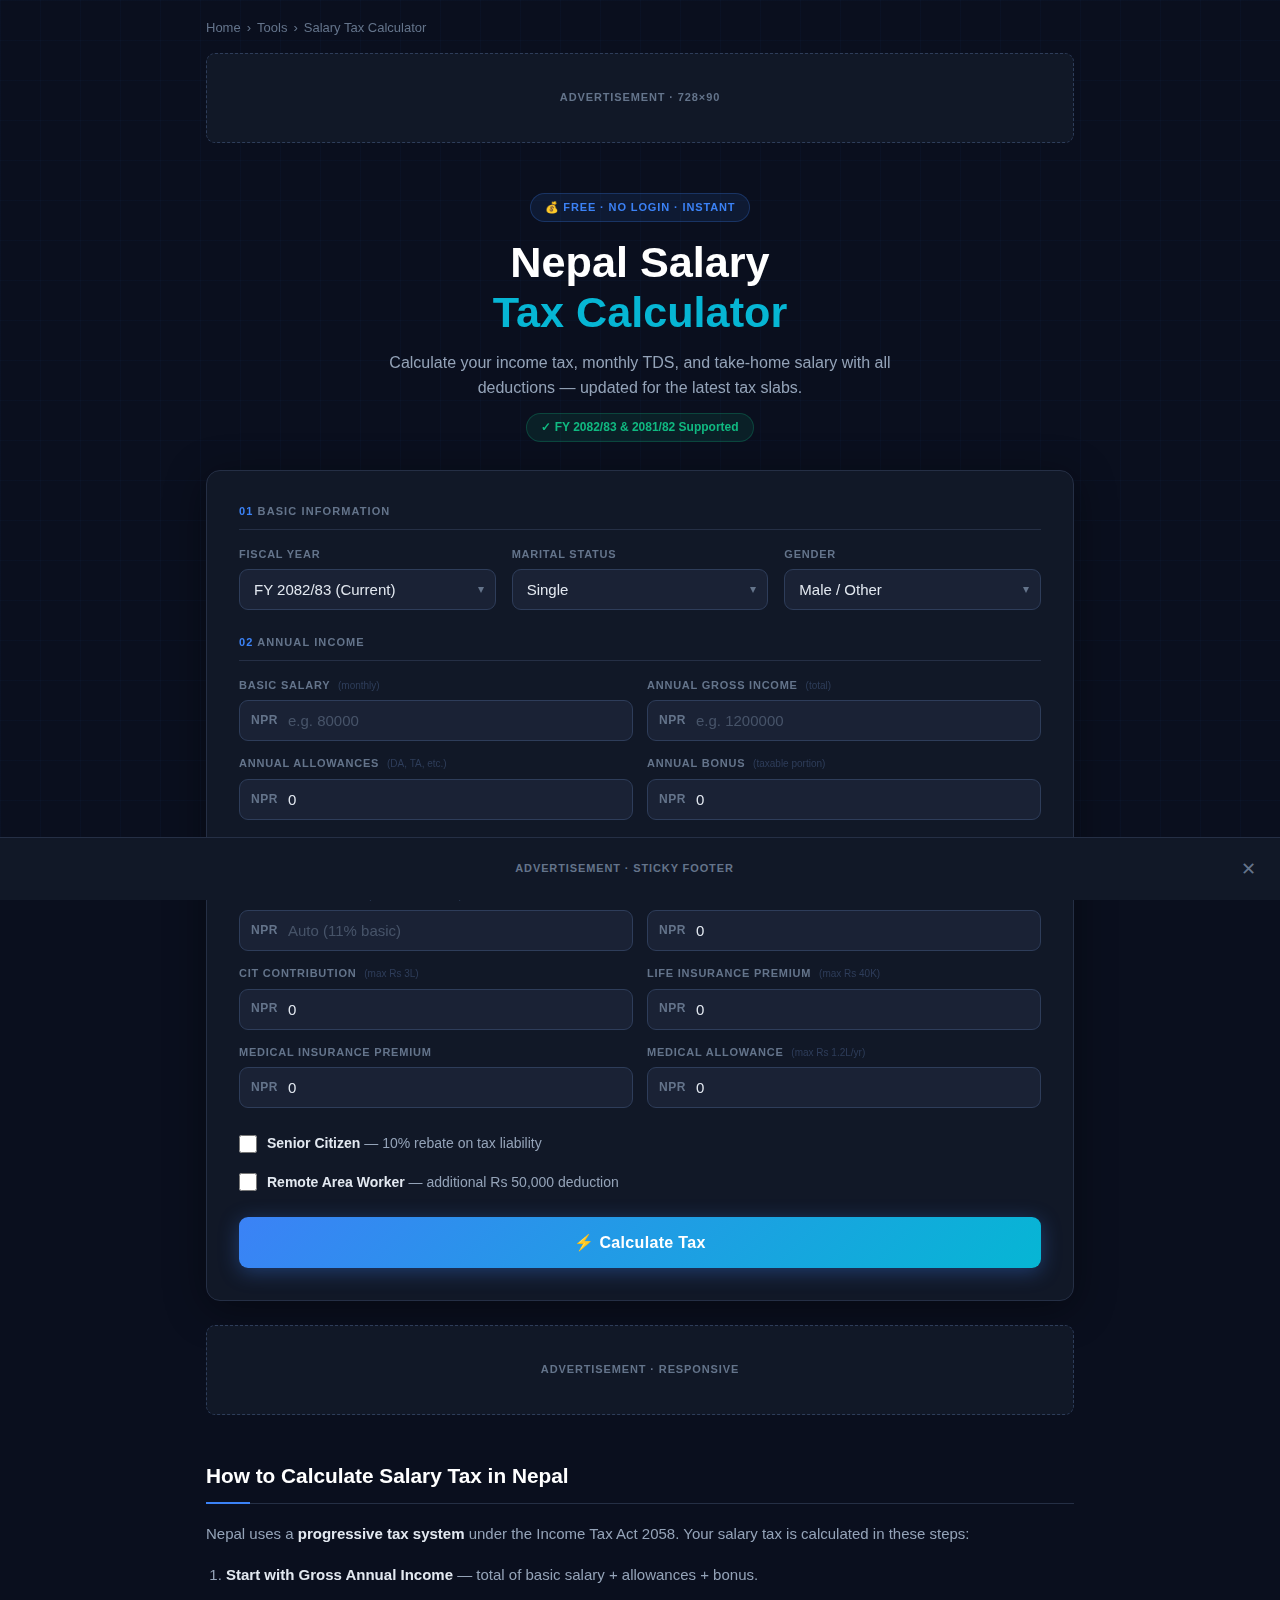
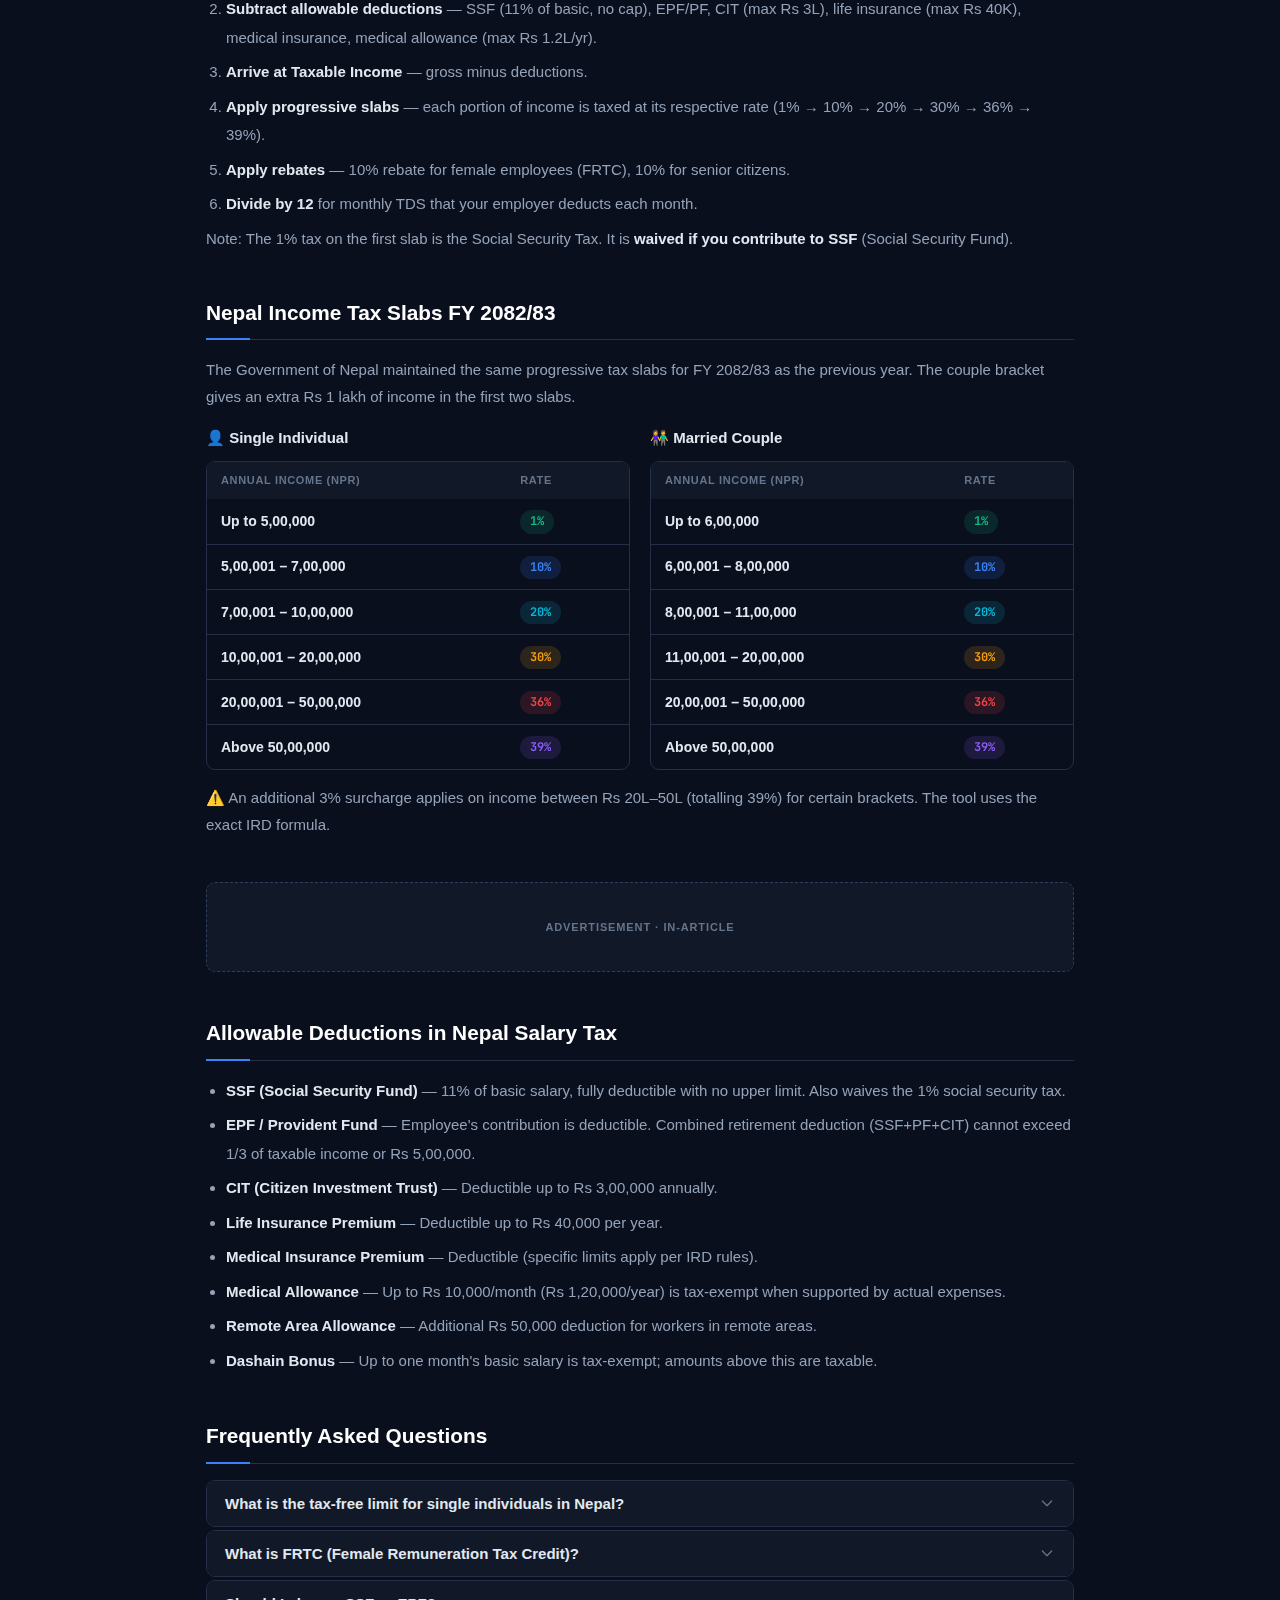
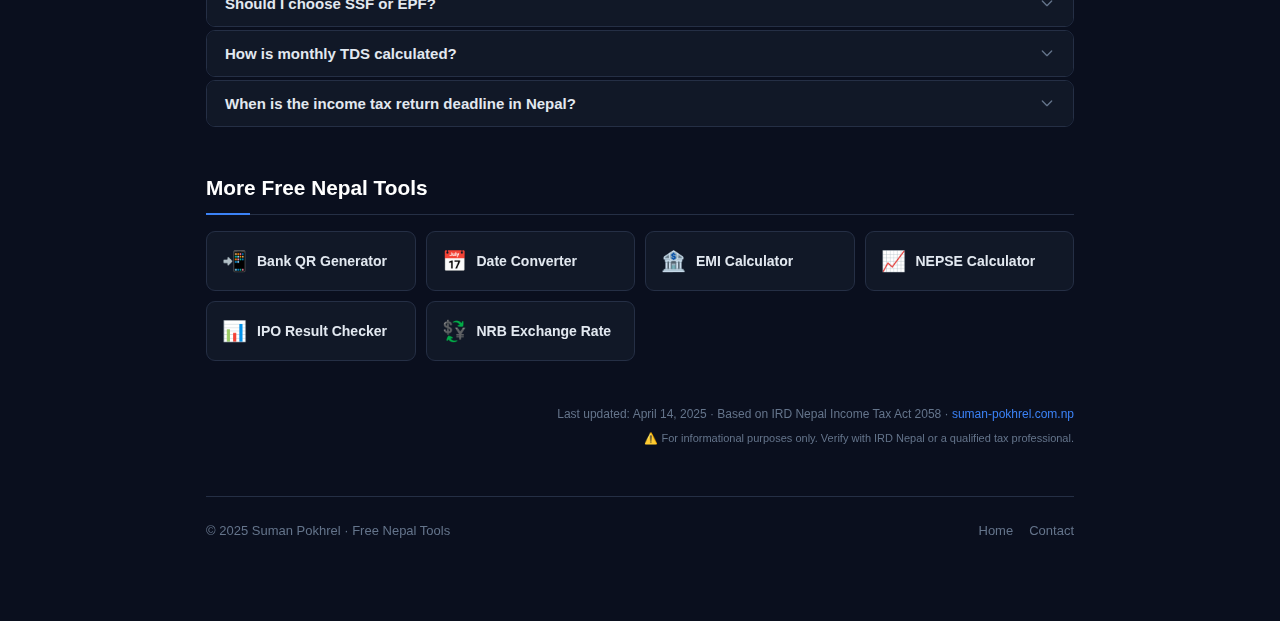
<file: salary-tax-calculator.html>
<!DOCTYPE html>
<html lang="en">
<head>
  <meta charset="UTF-8" />
  <meta name="viewport" content="width=device-width, initial-scale=1.0" />

  <!-- ══ SEO ══ -->
  <title>Nepal Salary Tax Calculator 2082/83 – Income Tax with Deductions | Free Tool</title>
  <meta name="description" content="Free Nepal salary tax calculator for FY 2082/83. Calculate income tax with SSF, PF, CIT, insurance deductions. Shows monthly TDS, tax breakdown by slab, and take-home salary." />
  <meta name="keywords" content="nepal salary tax calculator, income tax calculator nepal 2082 83, salary tax nepal, nepal tax calculator 2082, tds calculator nepal, income tax nepal 2081 82, nepal tax slab 2082" />
  <link rel="canonical" href="https://suman-pokhrel.com.np/salary-tax-calculator.html" />
  <meta name="robots" content="index, follow" />
  <meta property="og:title" content="Nepal Salary Tax Calculator FY 2082/83 – Free Tool" />
  <meta property="og:description" content="Calculate your Nepal salary tax instantly. Supports all deductions – SSF, PF, CIT, life insurance. Updated for FY 2082/83." />
  <meta property="og:type" content="website" />
  <meta property="og:url" content="https://suman-pokhrel.com.np/salary-tax-calculator.html" />
  <meta name="twitter:card" content="summary_large_image" />

  <!-- ══ SCHEMA ══ -->
  <script type="application/ld+json">
  {"@context":"https://schema.org","@graph":[
    {"@type":"WebApplication","name":"Nepal Salary Tax Calculator 2082/83",
     "url":"https://suman-pokhrel.com.np/salary-tax-calculator.html",
     "description":"Free online Nepal income tax calculator for FY 2082/83. Calculate salary tax with SSF, PF, CIT, insurance deductions. Shows monthly TDS and slab-wise breakdown.",
     "applicationCategory":"FinanceApplication","operatingSystem":"Any",
     "offers":{"@type":"Offer","price":"0","priceCurrency":"NPR"},
     "author":{"@type":"Person","name":"Suman Pokhrel","url":"https://suman-pokhrel.com.np"}},
    {"@type":"FAQPage","mainEntity":[
      {"@type":"Question","name":"What are the income tax slabs in Nepal for FY 2082/83?",
       "acceptedAnswer":{"@type":"Answer","text":"For single individuals: 1% up to Rs 5,00,000; 10% on Rs 5–7 lakhs; 20% on Rs 7–10 lakhs; 30% on Rs 10–20 lakhs; 36% on Rs 20–50 lakhs; 39% above Rs 50 lakhs. Married couples get Rs 1 lakh extra in the first two slabs."}},
      {"@type":"Question","name":"How is SSF contribution deducted from salary tax in Nepal?",
       "acceptedAnswer":{"@type":"Answer","text":"The employee's 11% SSF contribution is fully deductible from gross income with no upper limit. If you contribute to SSF, the 1% social security tax on the first slab is also waived."}},
      {"@type":"Question","name":"What is the FRTC (Female Remuneration Tax Credit) in Nepal?",
       "acceptedAnswer":{"@type":"Answer","text":"Female employees in Nepal get a 10% rebate on their calculated income tax as Female Remuneration Tax Credit (FRTC) under the Income Tax Act 2058."}},
      {"@type":"Question","name":"What is the maximum CIT deduction in Nepal?",
       "acceptedAnswer":{"@type":"Answer","text":"CIT (Citizen Investment Trust) contributions are deductible up to Rs 3,00,000 per year, subject to 1/3 of taxable income. Life insurance premiums are deductible up to Rs 40,000 per year."}},
      {"@type":"Question","name":"How is monthly TDS calculated from salary in Nepal?",
       "acceptedAnswer":{"@type":"Answer","text":"Annual tax liability is divided by 12 to get monthly TDS. For example, if your annual tax is Rs 60,000, your employer deducts Rs 5,000 per month."}}
    ]},
    {"@type":"BreadcrumbList","itemListElement":[
      {"@type":"ListItem","position":1,"name":"Home","item":"https://suman-pokhrel.com.np/"},
      {"@type":"ListItem","position":2,"name":"Tools","item":"https://suman-pokhrel.com.np/#tools"},
      {"@type":"ListItem","position":3,"name":"Salary Tax Calculator","item":"https://suman-pokhrel.com.np/salary-tax-calculator.html"}
    ]}
  ]}
  </script>

  <!-- AdSense -->
  <!-- <script async src="https://pagead2.googlesyndication.com/pagead/js/adsbygoogle.js?client=ca-pub-XXXXXXXXXXXXXXXX" crossorigin="anonymous"></script> -->

  <!-- Fonts -->
  <link rel="preconnect" href="https://fonts.googleapis.com" />
  <link rel="preconnect" href="https://fonts.gstatic.com" crossorigin />
  <link href="https://fonts.googleapis.com/css2?family=Cabinet+Grotesk:wght@400;500;700;800&family=JetBrains+Mono:wght@400;600&display=swap" rel="stylesheet" />

  <style>
    :root {
      --bg:       #0a0f1e;
      --surface:  #111827;
      --card:     #1a2235;
      --border:   #252f45;
      --border2:  #2e3d5a;
      --blue:     #3b82f6;
      --cyan:     #06b6d4;
      --green:    #10b981;
      --amber:    #f59e0b;
      --red:      #ef4444;
      --purple:   #8b5cf6;
      --text:     #e2e8f0;
      --muted:    #64748b;
      --light:    #94a3b8;
      --radius:   14px;
      --radius-sm:9px;
      --mono:     'JetBrains Mono', monospace;
    }
    *,*::before,*::after{box-sizing:border-box;margin:0;padding:0;}
    html{scroll-behavior:smooth;}
    body{
      font-family:'Cabinet Grotesk',sans-serif;
      background:var(--bg);
      color:var(--text);
      min-height:100vh;
      line-height:1.6;
    }
    /* Grid noise background */
    body::before{
      content:'';position:fixed;inset:0;
      background-image:
        linear-gradient(rgba(59,130,246,.03) 1px, transparent 1px),
        linear-gradient(90deg, rgba(59,130,246,.03) 1px, transparent 1px);
      background-size:40px 40px;
      pointer-events:none;z-index:0;
    }

    .wrap{position:relative;z-index:1;max-width:900px;margin:0 auto;padding:0 16px 80px;}
    a{color:var(--blue);text-decoration:none;}
    a:hover{text-decoration:underline;}

    /* ─ AD SLOTS ─ */
    .ad-slot{
      background:var(--surface);border:1px dashed var(--border2);
      border-radius:var(--radius-sm);
      display:flex;align-items:center;justify-content:center;
      color:var(--muted);font-size:11px;letter-spacing:.08em;text-transform:uppercase;font-weight:600;
    }
    .ad-leader{min-height:90px;margin:14px 0;}
    .ad-rect{min-height:250px;}
    .ad-post{min-height:90px;margin:24px 0;}
    .ad-inline{min-height:90px;margin:32px 0;}

    /* ─ BREADCRUMB ─ */
    .breadcrumb{padding:18px 0 0;font-size:13px;color:var(--muted);display:flex;align-items:center;gap:6px;flex-wrap:wrap;}
    .breadcrumb a{color:var(--muted);}

    /* ─ HERO ─ */
    .hero{padding:36px 0 28px;text-align:center;}
    .hero-badge{
      display:inline-flex;align-items:center;gap:7px;
      background:rgba(59,130,246,.1);border:1px solid rgba(59,130,246,.25);
      color:var(--blue);font-size:11px;font-weight:700;letter-spacing:.08em;text-transform:uppercase;
      padding:5px 14px;border-radius:100px;margin-bottom:16px;
    }
    .hero h1{
      font-size:clamp(1.8rem,5vw,2.7rem);font-weight:800;line-height:1.15;
      color:#fff;margin-bottom:12px;
    }
    .hero h1 em{font-style:normal;color:var(--cyan);}
    .hero p{font-size:1rem;color:var(--light);max-width:520px;margin:0 auto;}
    .fy-pill{
      display:inline-block;margin-top:12px;
      background:rgba(16,185,129,.1);border:1px solid rgba(16,185,129,.25);
      color:var(--green);font-size:12px;font-weight:700;
      padding:4px 14px;border-radius:100px;
    }

    /* ─ FORM CARD ─ */
    .form-card{
      background:var(--surface);border:1px solid var(--border);
      border-radius:var(--radius);padding:32px;
      box-shadow:0 8px 40px rgba(0,0,0,.4);margin-bottom:24px;
    }

    .section-sub{
      font-size:11px;font-weight:700;text-transform:uppercase;letter-spacing:.1em;
      color:var(--muted);margin-bottom:16px;padding-bottom:8px;
      border-bottom:1px solid var(--border);
    }
    .section-sub span{color:var(--blue);}

    /* FY + Status row */
    .top-row{display:grid;grid-template-columns:1fr 1fr 1fr;gap:16px;margin-bottom:24px;}
    @media(max-width:600px){.top-row{grid-template-columns:1fr 1fr;}}
    @media(max-width:400px){.top-row{grid-template-columns:1fr;}}

    /* Fields */
    .field{display:flex;flex-direction:column;gap:6px;}
    .field label{
      font-size:11px;font-weight:700;text-transform:uppercase;
      letter-spacing:.07em;color:var(--muted);
    }
    .field label .tip{
      font-weight:400;color:var(--border2);font-size:10px;
      margin-left:4px;text-transform:none;letter-spacing:0;
    }
    .field input,.field select{
      background:var(--card);border:1.5px solid var(--border2);
      border-radius:var(--radius-sm);color:var(--text);
      font-family:'Cabinet Grotesk',sans-serif;font-size:15px;
      padding:11px 14px;outline:none;transition:border-color .2s,box-shadow .2s;
      -webkit-appearance:none;width:100%;
    }
    .field input:focus,.field select:focus{
      border-color:var(--blue);box-shadow:0 0 0 3px rgba(59,130,246,.15);
    }
    .field input::placeholder{color:var(--muted);opacity:.6;}

    /* NPR prefix */
    .input-wrap{position:relative;}
    .input-wrap .prefix{
      position:absolute;left:12px;top:50%;transform:translateY(-50%);
      font-size:12px;font-weight:700;color:var(--muted);letter-spacing:.04em;
      pointer-events:none;
    }
    .input-wrap input{padding-left:48px;}

    /* Select arrow */
    .select-wrap{position:relative;}
    .select-wrap::after{
      content:'▾';position:absolute;right:12px;top:50%;transform:translateY(-50%);
      color:var(--muted);pointer-events:none;font-size:12px;
    }
    .select-wrap select{padding-right:32px;cursor:pointer;}

    /* Deductions grid */
    .ded-grid{display:grid;grid-template-columns:1fr 1fr;gap:14px;margin-bottom:24px;}
    @media(max-width:500px){.ded-grid{grid-template-columns:1fr;}}

    /* Checkboxes */
    .check-row{display:flex;align-items:center;gap:10px;margin-bottom:16px;}
    .check-row input[type=checkbox]{
      width:18px;height:18px;accent-color:var(--green);cursor:pointer;flex-shrink:0;
    }
    .check-row label{font-size:14px;color:var(--light);cursor:pointer;}
    .check-row label strong{color:var(--text);}

    /* Calculate button */
    .btn-calc{
      width:100%;padding:16px;
      background:linear-gradient(135deg,var(--blue) 0%,var(--cyan) 100%);
      color:#fff;border:none;border-radius:var(--radius-sm);
      font-family:'Cabinet Grotesk',sans-serif;
      font-size:16px;font-weight:800;letter-spacing:.02em;
      cursor:pointer;
      box-shadow:0 4px 20px rgba(59,130,246,.35);
      transition:transform .15s,box-shadow .15s,opacity .15s;
    }
    .btn-calc:hover{transform:translateY(-2px);box-shadow:0 8px 32px rgba(59,130,246,.5);}
    .btn-calc:active{transform:translateY(0);}
    .btn-calc:disabled{opacity:.5;cursor:not-allowed;}

    /* ─ RESULTS ─ */
    #results{display:none;animation:fadeUp .35s ease;}
    @keyframes fadeUp{from{opacity:0;transform:translateY(14px)}to{opacity:1;transform:translateY(0)}}

    /* Summary cards row */
    .summary-row{display:grid;grid-template-columns:repeat(4,1fr);gap:12px;margin-bottom:20px;}
    @media(max-width:700px){.summary-row{grid-template-columns:1fr 1fr;}}
    @media(max-width:380px){.summary-row{grid-template-columns:1fr;}}

    .summary-card{
      background:var(--card);border:1px solid var(--border);
      border-radius:var(--radius-sm);padding:16px;text-align:center;
    }
    .summary-card .sc-label{font-size:11px;font-weight:700;text-transform:uppercase;letter-spacing:.07em;color:var(--muted);margin-bottom:6px;}
    .summary-card .sc-value{font-family:var(--mono);font-size:1.25rem;font-weight:600;}
    .summary-card.green .sc-value{color:var(--green);}
    .summary-card.blue  .sc-value{color:var(--blue);}
    .summary-card.amber .sc-value{color:var(--amber);}
    .summary-card.red   .sc-value{color:var(--red);}

    /* Effective rate gauge */
    .gauge-wrap{
      background:var(--card);border:1px solid var(--border);
      border-radius:var(--radius-sm);padding:20px 24px;
      margin-bottom:20px;
    }
    .gauge-header{display:flex;justify-content:space-between;align-items:center;margin-bottom:12px;}
    .gauge-label{font-size:13px;font-weight:700;color:var(--light);}
    .gauge-pct{font-family:var(--mono);font-size:1.4rem;font-weight:600;color:var(--cyan);}
    .gauge-track{
      height:10px;background:var(--border);border-radius:100px;
      overflow:hidden;margin-bottom:6px;
    }
    .gauge-fill{
      height:100%;border-radius:100px;
      background:linear-gradient(90deg,var(--green),var(--cyan),var(--amber),var(--red));
      transition:width .8s cubic-bezier(.22,.68,0,1.2);
    }
    .gauge-ticks{display:flex;justify-content:space-between;font-size:10px;color:var(--muted);}

    /* Slab breakdown table */
    .breakdown-card{
      background:var(--card);border:1px solid var(--border);
      border-radius:var(--radius-sm);padding:20px 24px;
      margin-bottom:20px;
    }
    .breakdown-title{font-size:14px;font-weight:700;color:var(--text);margin-bottom:14px;}
    .slab-table{width:100%;border-collapse:collapse;font-size:13px;}
    .slab-table th{
      background:var(--surface);color:var(--muted);text-align:left;
      padding:8px 12px;font-size:11px;text-transform:uppercase;letter-spacing:.06em;font-weight:700;
    }
    .slab-table td{
      padding:9px 12px;border-bottom:1px solid var(--border);
      font-family:var(--mono);color:var(--light);
    }
    .slab-table td:first-child{font-family:'Cabinet Grotesk',sans-serif;color:var(--text);font-weight:600;}
    .slab-table tr:last-child td{border-bottom:none;}
    .slab-table .total-row td{
      background:rgba(59,130,246,.08);
      font-weight:700;color:var(--text);
      border-top:1px solid var(--border2);
    }
    .slab-bar{
      display:inline-block;
      height:8px;border-radius:4px;
      background:linear-gradient(90deg,var(--blue),var(--cyan));
      vertical-align:middle;margin-left:8px;
      transition:width .6s ease;min-width:2px;
    }

    /* Monthly summary */
    .monthly-card{
      background:var(--card);border:1px solid var(--border);
      border-radius:var(--radius-sm);padding:20px 24px;
      margin-bottom:20px;
      display:grid;grid-template-columns:1fr 1fr;gap:14px;
    }
    @media(max-width:480px){.monthly-card{grid-template-columns:1fr;}}
    .monthly-item{}
    .monthly-item .mi-label{font-size:12px;color:var(--muted);margin-bottom:4px;font-weight:600;}
    .monthly-item .mi-value{font-family:var(--mono);font-size:1.1rem;font-weight:600;color:var(--text);}
    .monthly-item .mi-value.green{color:var(--green);}
    .monthly-item .mi-value.red{color:var(--red);}
    .monthly-item .mi-value.amber{color:var(--amber);}

    /* Deduction summary */
    .ded-summary{
      background:var(--card);border:1px solid var(--border);
      border-radius:var(--radius-sm);padding:20px 24px;
      margin-bottom:20px;
    }
    .ded-row{
      display:flex;justify-content:space-between;align-items:center;
      padding:7px 0;border-bottom:1px solid var(--border);
      font-size:14px;
    }
    .ded-row:last-child{border-bottom:none;font-weight:700;padding-top:12px;}
    .ded-row .dn{color:var(--light);}
    .ded-row .dv{font-family:var(--mono);color:var(--text);}
    .ded-row.total .dn{color:var(--text);}
    .ded-row.total .dv{color:var(--green);}

    /* Print / Copy row */
    .action-row{display:flex;gap:10px;margin-bottom:24px;flex-wrap:wrap;}
    .btn-action{
      flex:1;min-width:140px;padding:11px 16px;
      border:1.5px solid var(--border2);border-radius:var(--radius-sm);
      background:transparent;color:var(--light);
      font-family:'Cabinet Grotesk',sans-serif;font-size:14px;font-weight:600;
      cursor:pointer;display:flex;align-items:center;justify-content:center;gap:7px;
      transition:border-color .2s,color .2s,background .2s;
    }
    .btn-action:hover{border-color:var(--blue);color:var(--text);background:rgba(59,130,246,.07);}

    /* ─ CONTENT ─ */
    .content-section{margin:44px 0;}
    .section-title{
      font-size:1.3rem;font-weight:800;color:#fff;
      margin-bottom:16px;padding-bottom:10px;
      border-bottom:1px solid var(--border);position:relative;
    }
    .section-title::after{
      content:'';position:absolute;bottom:-1px;left:0;
      width:44px;height:2px;background:var(--blue);
    }
    .content-section p{color:var(--light);margin-bottom:14px;line-height:1.8;font-size:15px;}
    .content-section ul,.content-section ol{color:var(--light);padding-left:20px;line-height:1.9;font-size:15px;}
    .content-section li{margin-bottom:6px;}
    .content-section strong{color:var(--text);}

    /* Tax slab reference table */
    .slab-ref-wrap{border:1px solid var(--border);border-radius:var(--radius-sm);overflow:hidden;overflow-x:auto;}
    .slab-ref{width:100%;border-collapse:collapse;font-size:14px;}
    .slab-ref th{background:var(--surface);color:var(--muted);padding:10px 14px;text-align:left;font-size:11px;text-transform:uppercase;letter-spacing:.06em;font-weight:700;}
    .slab-ref td{padding:10px 14px;border-bottom:1px solid var(--border);color:var(--light);}
    .slab-ref td:first-child{color:var(--text);font-weight:600;}
    .slab-ref td:last-child{font-family:var(--mono);font-weight:600;}
    .slab-ref tr:last-child td{border-bottom:none;}
    .rate-badge{
      display:inline-block;padding:2px 10px;border-radius:100px;
      font-size:12px;font-weight:700;
    }
    .r1{background:rgba(16,185,129,.15);color:var(--green);}
    .r10{background:rgba(59,130,246,.15);color:var(--blue);}
    .r20{background:rgba(6,182,212,.15);color:var(--cyan);}
    .r30{background:rgba(245,158,11,.15);color:var(--amber);}
    .r36{background:rgba(239,68,68,.15);color:var(--red);}
    .r39{background:rgba(139,92,246,.15);color:var(--purple);}

    /* FAQ */
    .faq-list{display:flex;flex-direction:column;gap:3px;}
    .faq-item{border:1px solid var(--border);border-radius:var(--radius-sm);overflow:hidden;}
    .faq-q{
      width:100%;background:var(--surface);border:none;
      color:var(--text);font-family:'Cabinet Grotesk',sans-serif;
      font-size:15px;font-weight:600;text-align:left;
      padding:14px 18px;cursor:pointer;
      display:flex;justify-content:space-between;align-items:center;gap:12px;
      transition:background .15s;
    }
    .faq-q:hover{background:var(--card);}
    .faq-arrow{transition:transform .25s;flex-shrink:0;color:var(--muted);}
    .faq-item.open .faq-arrow{transform:rotate(180deg);}
    .faq-a{max-height:0;overflow:hidden;background:var(--card);transition:max-height .3s ease,padding .3s ease;padding:0 18px;}
    .faq-item.open .faq-a{max-height:300px;padding:14px 18px;}
    .faq-a p{color:var(--light);margin:0;line-height:1.75;}

    /* Related tools */
    .tools-grid{display:grid;grid-template-columns:repeat(auto-fill,minmax(195px,1fr));gap:10px;}
    .tool-chip{
      background:var(--surface);border:1px solid var(--border);border-radius:var(--radius-sm);
      padding:13px 15px;display:flex;align-items:center;gap:10px;
      font-size:14px;font-weight:600;color:var(--text);
      transition:border-color .2s,box-shadow .2s;
    }
    .tool-chip:hover{border-color:var(--blue);box-shadow:0 4px 16px rgba(59,130,246,.15);text-decoration:none;}
    .tool-chip .icon{font-size:20px;}

    /* Sticky anchor */
    #adAnchor{position:fixed;bottom:0;left:0;right:0;background:var(--surface);border-top:1px solid var(--border);padding:6px 16px;display:flex;align-items:center;justify-content:space-between;z-index:999;min-height:60px;}
    #adClose{background:none;border:none;color:var(--muted);cursor:pointer;font-size:18px;padding:4px 8px;flex-shrink:0;}

    /* footer */
    .page-footer{border-top:1px solid var(--border);padding:24px 0 0;margin-top:48px;display:flex;justify-content:space-between;align-items:center;flex-wrap:wrap;gap:12px;color:var(--muted);font-size:13px;}
    .page-footer nav{display:flex;gap:16px;}
    .page-footer a{color:var(--muted);}

    @media print{
      body{background:#fff;color:#000;}
      .ad-slot,.btn-calc,#adAnchor,.breadcrumb,.hero,.content-section,.tools-grid,.faq-list{display:none!important;}
      #results{display:block!important;}
    }
  </style>
</head>
<body>
<div class="wrap">

  <!-- Breadcrumb -->
  <nav class="breadcrumb">
    <a href="https://suman-pokhrel.com.np/">Home</a><span>›</span>
    <a href="https://suman-pokhrel.com.np/#tools">Tools</a><span>›</span>
    <span>Salary Tax Calculator</span>
  </nav>

  <!-- AD 1: Leaderboard -->
  <div class="ad-slot ad-leader">
    <!-- <ins class="adsbygoogle" style="display:block" data-ad-client="ca-pub-XXXX" data-ad-slot="XXXXXXXXXX" data-ad-format="auto" data-full-width-responsive="true"></ins> -->
    Advertisement · 728×90
  </div>

  <!-- HERO -->
  <header class="hero">
    <div class="hero-badge">💰 Free · No Login · Instant</div>
    <h1>Nepal Salary<br /><em>Tax Calculator</em></h1>
    <p>Calculate your income tax, monthly TDS, and take-home salary with all deductions — updated for the latest tax slabs.</p>
    <div class="fy-pill">✓ FY 2082/83 &amp; 2081/82 Supported</div>
  </header>

  <!-- FORM -->
  <main>
    <div class="form-card">

      <!-- Row 1: FY, Status, FRTC -->
      <div class="section-sub"><span>01</span> Basic Information</div>
      <div class="top-row">
        <div class="field">
          <label for="fy">Fiscal Year</label>
          <div class="select-wrap">
            <select id="fy">
              <option value="2082">FY 2082/83 (Current)</option>
              <option value="2081">FY 2081/82</option>
              <option value="2080">FY 2080/81</option>
              <option value="2079">FY 2079/80</option>
            </select>
          </div>
        </div>
        <div class="field">
          <label for="status">Marital Status</label>
          <div class="select-wrap">
            <select id="status">
              <option value="single">Single</option>
              <option value="couple">Married (Couple)</option>
            </select>
          </div>
        </div>
        <div class="field">
          <label for="gender">Gender</label>
          <div class="select-wrap">
            <select id="gender">
              <option value="other">Male / Other</option>
              <option value="female">Female (FRTC eligible)</option>
            </select>
          </div>
        </div>
      </div>

      <!-- Row 2: Income -->
      <div class="section-sub" style="margin-top:8px;"><span>02</span> Annual Income</div>
      <div style="display:grid;grid-template-columns:1fr 1fr;gap:14px;margin-bottom:24px;">
        <div class="field">
          <label for="basicSalary">Basic Salary <span class="tip">(monthly)</span></label>
          <div class="input-wrap">
            <span class="prefix">NPR</span>
            <input type="number" id="basicSalary" placeholder="e.g. 80000" min="0" oninput="autoCalcGross()" />
          </div>
        </div>
        <div class="field">
          <label for="grossIncome">Annual Gross Income <span class="tip">(total)</span></label>
          <div class="input-wrap">
            <span class="prefix">NPR</span>
            <input type="number" id="grossIncome" placeholder="e.g. 1200000" min="0" />
          </div>
        </div>
        <div class="field">
          <label for="allowances">Annual Allowances <span class="tip">(DA, TA, etc.)</span></label>
          <div class="input-wrap">
            <span class="prefix">NPR</span>
            <input type="number" id="allowances" placeholder="0" min="0" value="0" />
          </div>
        </div>
        <div class="field">
          <label for="bonus">Annual Bonus <span class="tip">(taxable portion)</span></label>
          <div class="input-wrap">
            <span class="prefix">NPR</span>
            <input type="number" id="bonus" placeholder="0" min="0" value="0" />
          </div>
        </div>
      </div>

      <!-- Row 3: Deductions -->
      <div class="section-sub"><span>03</span> Deductions <span style="font-weight:400;color:var(--muted);text-transform:none;letter-spacing:0;">(annual, leave blank if N/A)</span></div>
      <div class="ded-grid">
        <div class="field">
          <label for="ssf">SSF Contribution <span class="tip">(11% of basic = auto)</span></label>
          <div class="input-wrap">
            <span class="prefix">NPR</span>
            <input type="number" id="ssf" placeholder="Auto (11% basic)" min="0" />
          </div>
        </div>
        <div class="field">
          <label for="epf">EPF / PF Contribution</label>
          <div class="input-wrap">
            <span class="prefix">NPR</span>
            <input type="number" id="epf" placeholder="0" min="0" value="0" />
          </div>
        </div>
        <div class="field">
          <label for="cit">CIT Contribution <span class="tip">(max Rs 3L)</span></label>
          <div class="input-wrap">
            <span class="prefix">NPR</span>
            <input type="number" id="cit" placeholder="0" min="0" value="0" />
          </div>
        </div>
        <div class="field">
          <label for="lifeIns">Life Insurance Premium <span class="tip">(max Rs 40K)</span></label>
          <div class="input-wrap">
            <span class="prefix">NPR</span>
            <input type="number" id="lifeIns" placeholder="0" min="0" value="0" />
          </div>
        </div>
        <div class="field">
          <label for="medIns">Medical Insurance Premium</label>
          <div class="input-wrap">
            <span class="prefix">NPR</span>
            <input type="number" id="medIns" placeholder="0" min="0" value="0" />
          </div>
        </div>
        <div class="field">
          <label for="medAllowance">Medical Allowance <span class="tip">(max Rs 1.2L/yr)</span></label>
          <div class="input-wrap">
            <span class="prefix">NPR</span>
            <input type="number" id="medAllowance" placeholder="0" min="0" value="0" />
          </div>
        </div>
      </div>

      <!-- Checkboxes -->
      <div class="check-row">
        <input type="checkbox" id="seniorCitizen" />
        <label for="seniorCitizen"><strong>Senior Citizen</strong> — 10% rebate on tax liability</label>
      </div>
      <div class="check-row" style="margin-bottom:24px;">
        <input type="checkbox" id="remoteWorker" />
        <label for="remoteWorker"><strong>Remote Area Worker</strong> — additional Rs 50,000 deduction</label>
      </div>

      <button class="btn-calc" id="calcBtn" onclick="calculate()">⚡ Calculate Tax</button>
    </div>

    <!-- ═══ RESULTS ═══ -->
    <section id="results" aria-live="polite">

      <!-- Action row -->
      <div class="action-row">
        <button class="btn-action" onclick="window.print()">🖨️ Print Report</button>
        <button class="btn-action" id="copyBtn" onclick="copyResults()">📋 Copy Summary</button>
        <button class="btn-action" onclick="resetForm()">↺ Reset</button>
      </div>

      <!-- AD 2: Post-result (high CTR) -->
      <div style="display:flex;gap:16px;flex-wrap:wrap;margin-bottom:20px;">
        <div class="ad-slot ad-rect" style="flex:1;min-width:280px;border:none;">
          Advertisement · 300×250
        </div>
        <div style="flex:2;min-width:280px;">
          <!-- Summary Cards -->
          <div class="summary-row">
            <div class="summary-card green">
              <div class="sc-label">Take-Home (Annual)</div>
              <div class="sc-value" id="rTakeHome">–</div>
            </div>
            <div class="summary-card blue">
              <div class="sc-label">Taxable Income</div>
              <div class="sc-value" id="rTaxable">–</div>
            </div>
            <div class="summary-card amber">
              <div class="sc-label">Total Tax</div>
              <div class="sc-value" id="rTax">–</div>
            </div>
            <div class="summary-card red">
              <div class="sc-label">Monthly TDS</div>
              <div class="sc-value" id="rTDS">–</div>
            </div>
          </div>

          <!-- Gauge -->
          <div class="gauge-wrap">
            <div class="gauge-header">
              <div class="gauge-label">Effective Tax Rate</div>
              <div class="gauge-pct" id="rEffRate">0%</div>
            </div>
            <div class="gauge-track">
              <div class="gauge-fill" id="gaugeFill" style="width:0%"></div>
            </div>
            <div class="gauge-ticks"><span>0%</span><span>10%</span><span>20%</span><span>30%</span><span>39%</span></div>
          </div>
        </div>
      </div>

      <!-- Slab Breakdown -->
      <div class="breakdown-card">
        <div class="breakdown-title">📊 Tax Slab Breakdown</div>
        <table class="slab-table" id="slabTable">
          <thead><tr><th>Slab</th><th>Income Range</th><th>Taxable Amount</th><th>Rate</th><th>Tax</th></tr></thead>
          <tbody id="slabBody"></tbody>
        </table>
      </div>

      <!-- Monthly breakdown -->
      <div class="monthly-card">
        <div class="monthly-item">
          <div class="mi-label">Monthly Gross</div>
          <div class="mi-value" id="mGross">–</div>
        </div>
        <div class="monthly-item">
          <div class="mi-label">Monthly TDS (Tax)</div>
          <div class="mi-value red" id="mTDS">–</div>
        </div>
        <div class="monthly-item">
          <div class="mi-label">Monthly SSF/PF Deduction</div>
          <div class="mi-value amber" id="mSSF">–</div>
        </div>
        <div class="monthly-item">
          <div class="mi-label">Monthly Take-Home</div>
          <div class="mi-value green" id="mTakeHome">–</div>
        </div>
        <div class="monthly-item">
          <div class="mi-label">Annual Gross</div>
          <div class="mi-value" id="aGross">–</div>
        </div>
        <div class="monthly-item">
          <div class="mi-label">Total Deductions</div>
          <div class="mi-value amber" id="aTotalDed">–</div>
        </div>
      </div>

      <!-- Deduction summary -->
      <div class="ded-summary">
        <div class="breakdown-title">📋 Deduction Summary</div>
        <div id="dedSummaryBody"></div>
      </div>

    </section>

    <!-- AD 3: Post tool -->
    <div class="ad-slot ad-post">Advertisement · Responsive</div>

    <!-- CONTENT: How it works -->
    <section class="content-section" id="how-it-works">
      <h2 class="section-title">How to Calculate Salary Tax in Nepal</h2>
      <p>Nepal uses a <strong>progressive tax system</strong> under the Income Tax Act 2058. Your salary tax is calculated in these steps:</p>
      <ol>
        <li><strong>Start with Gross Annual Income</strong> — total of basic salary + allowances + bonus.</li>
        <li><strong>Subtract allowable deductions</strong> — SSF (11% of basic, no cap), EPF/PF, CIT (max Rs 3L), life insurance (max Rs 40K), medical insurance, medical allowance (max Rs 1.2L/yr).</li>
        <li><strong>Arrive at Taxable Income</strong> — gross minus deductions.</li>
        <li><strong>Apply progressive slabs</strong> — each portion of income is taxed at its respective rate (1% → 10% → 20% → 30% → 36% → 39%).</li>
        <li><strong>Apply rebates</strong> — 10% rebate for female employees (FRTC), 10% for senior citizens.</li>
        <li><strong>Divide by 12</strong> for monthly TDS that your employer deducts each month.</li>
      </ol>
      <p>Note: The 1% tax on the first slab is the Social Security Tax. It is <strong>waived if you contribute to SSF</strong> (Social Security Fund).</p>
    </section>

    <!-- Tax Slab Table -->
    <section class="content-section">
      <h2 class="section-title">Nepal Income Tax Slabs FY 2082/83</h2>
      <p>The Government of Nepal maintained the same progressive tax slabs for FY 2082/83 as the previous year. The couple bracket gives an extra Rs 1 lakh of income in the first two slabs.</p>
      <div style="display:grid;grid-template-columns:1fr 1fr;gap:20px;flex-wrap:wrap;" class="slab-tables">
        <div>
          <p style="font-weight:700;color:var(--text);margin-bottom:10px;">👤 Single Individual</p>
          <div class="slab-ref-wrap">
            <table class="slab-ref">
              <thead><tr><th>Annual Income (NPR)</th><th>Rate</th></tr></thead>
              <tbody>
                <tr><td>Up to 5,00,000</td><td><span class="rate-badge r1">1%</span></td></tr>
                <tr><td>5,00,001 – 7,00,000</td><td><span class="rate-badge r10">10%</span></td></tr>
                <tr><td>7,00,001 – 10,00,000</td><td><span class="rate-badge r20">20%</span></td></tr>
                <tr><td>10,00,001 – 20,00,000</td><td><span class="rate-badge r30">30%</span></td></tr>
                <tr><td>20,00,001 – 50,00,000</td><td><span class="rate-badge r36">36%</span></td></tr>
                <tr><td>Above 50,00,000</td><td><span class="rate-badge r39">39%</span></td></tr>
              </tbody>
            </table>
          </div>
        </div>
        <div>
          <p style="font-weight:700;color:var(--text);margin-bottom:10px;">👫 Married Couple</p>
          <div class="slab-ref-wrap">
            <table class="slab-ref">
              <thead><tr><th>Annual Income (NPR)</th><th>Rate</th></tr></thead>
              <tbody>
                <tr><td>Up to 6,00,000</td><td><span class="rate-badge r1">1%</span></td></tr>
                <tr><td>6,00,001 – 8,00,000</td><td><span class="rate-badge r10">10%</span></td></tr>
                <tr><td>8,00,001 – 11,00,000</td><td><span class="rate-badge r20">20%</span></td></tr>
                <tr><td>11,00,001 – 20,00,000</td><td><span class="rate-badge r30">30%</span></td></tr>
                <tr><td>20,00,001 – 50,00,000</td><td><span class="rate-badge r36">36%</span></td></tr>
                <tr><td>Above 50,00,000</td><td><span class="rate-badge r39">39%</span></td></tr>
              </tbody>
            </table>
          </div>
        </div>
      </div>
      <p style="margin-top:14px;">⚠️ An additional 3% surcharge applies on income between Rs 20L–50L (totalling 39%) for certain brackets. The tool uses the exact IRD formula.</p>
    </section>

    <!-- AD 4: In-article -->
    <div class="ad-slot ad-inline">Advertisement · In-article</div>

    <!-- Deductions guide -->
    <section class="content-section">
      <h2 class="section-title">Allowable Deductions in Nepal Salary Tax</h2>
      <ul>
        <li><strong>SSF (Social Security Fund)</strong> — 11% of basic salary, fully deductible with no upper limit. Also waives the 1% social security tax.</li>
        <li><strong>EPF / Provident Fund</strong> — Employee's contribution is deductible. Combined retirement deduction (SSF+PF+CIT) cannot exceed 1/3 of taxable income or Rs 5,00,000.</li>
        <li><strong>CIT (Citizen Investment Trust)</strong> — Deductible up to Rs 3,00,000 annually.</li>
        <li><strong>Life Insurance Premium</strong> — Deductible up to Rs 40,000 per year.</li>
        <li><strong>Medical Insurance Premium</strong> — Deductible (specific limits apply per IRD rules).</li>
        <li><strong>Medical Allowance</strong> — Up to Rs 10,000/month (Rs 1,20,000/year) is tax-exempt when supported by actual expenses.</li>
        <li><strong>Remote Area Allowance</strong> — Additional Rs 50,000 deduction for workers in remote areas.</li>
        <li><strong>Dashain Bonus</strong> — Up to one month's basic salary is tax-exempt; amounts above this are taxable.</li>
      </ul>
    </section>

    <!-- FAQ -->
    <section class="content-section" id="faq">
      <h2 class="section-title">Frequently Asked Questions</h2>
      <div class="faq-list">
        <div class="faq-item">
          <button class="faq-q" aria-expanded="false">What is the tax-free limit for single individuals in Nepal?
            <svg class="faq-arrow" width="16" height="16" fill="none" viewBox="0 0 24 24" stroke="currentColor"><path stroke-linecap="round" stroke-linejoin="round" stroke-width="2" d="M19 9l-7 7-7-7"/></svg>
          </button>
          <div class="faq-a"><p>After deductions, income up to Rs 5,00,000 is taxed at just 1% (social security tax). If you contribute to SSF, even this 1% is waived — making the effective threshold Rs 5,00,000 tax-free. For married couples it is Rs 6,00,000.</p></div>
        </div>
        <div class="faq-item">
          <button class="faq-q" aria-expanded="false">What is FRTC (Female Remuneration Tax Credit)?
            <svg class="faq-arrow" width="16" height="16" fill="none" viewBox="0 0 24 24" stroke="currentColor"><path stroke-linecap="round" stroke-linejoin="round" stroke-width="2" d="M19 9l-7 7-7-7"/></svg>
          </button>
          <div class="faq-a"><p>Female employees in Nepal receive a 10% rebate on their total calculated income tax liability under Section 88(3) of the Income Tax Act 2058. This is applied after all deductions and before the final tax figure.</p></div>
        </div>
        <div class="faq-item">
          <button class="faq-q" aria-expanded="false">Should I choose SSF or EPF?
            <svg class="faq-arrow" width="16" height="16" fill="none" viewBox="0 0 24 24" stroke="currentColor"><path stroke-linecap="round" stroke-linejoin="round" stroke-width="2" d="M19 9l-7 7-7-7"/></svg>
          </button>
          <div class="faq-a"><p>SSF (Social Security Fund) at 11% of basic salary has the added benefit of waiving the 1% social security slab tax. EPF contributions are also deductible but do not waive the 1%. Most employees now enrolled in SSF see a slightly lower tax liability at lower income levels.</p></div>
        </div>
        <div class="faq-item">
          <button class="faq-q" aria-expanded="false">How is monthly TDS calculated?
            <svg class="faq-arrow" width="16" height="16" fill="none" viewBox="0 0 24 24" stroke="currentColor"><path stroke-linecap="round" stroke-linejoin="round" stroke-width="2" d="M19 9l-7 7-7-7"/></svg>
          </button>
          <div class="faq-a"><p>Your employer calculates your estimated annual tax liability at the start of the year (or when your salary changes) and divides by 12 to deduct monthly. The tool shows this exact monthly TDS amount based on your inputs.</p></div>
        </div>
        <div class="faq-item">
          <button class="faq-q" aria-expanded="false">When is the income tax return deadline in Nepal?
            <svg class="faq-arrow" width="16" height="16" fill="none" viewBox="0 0 24 24" stroke="currentColor"><path stroke-linecap="round" stroke-linejoin="round" stroke-width="2" d="M19 9l-7 7-7-7"/></svg>
          </button>
          <div class="faq-a"><p>The annual income tax return deadline is the end of Ashwin (approximately mid-October). If TDS was deducted correctly throughout the year, salaried employees may not need to file a separate return. Self-employed individuals must file by Poush end.</p></div>
        </div>
      </div>
    </section>

    <!-- Related tools -->
    <section class="content-section">
      <h2 class="section-title">More Free Nepal Tools</h2>
      <div class="tools-grid">
        <a href="/qr.html" class="tool-chip"><span class="icon">📲</span> Bank QR Generator</a>
        <a href="/nepali-date-converter.html" class="tool-chip"><span class="icon">📅</span> Date Converter</a>
        <a href="/emi.html" class="tool-chip"><span class="icon">🏦</span> EMI Calculator</a>
        <a href="/nepse-calculator.html" class="tool-chip"><span class="icon">📈</span> NEPSE Calculator</a>
        <a href="/ipo.html" class="tool-chip"><span class="icon">📊</span> IPO Result Checker</a>
        <a href="/nrb-rate.html" class="tool-chip"><span class="icon">💱</span> NRB Exchange Rate</a>
      </div>
    </section>

    <p style="color:var(--muted);font-size:12px;text-align:right;margin-top:16px;">
      Last updated: <time datetime="2025-04-14">April 14, 2025</time> ·
      Based on IRD Nepal Income Tax Act 2058 · <a href="https://suman-pokhrel.com.np">suman-pokhrel.com.np</a>
    </p>
    <p style="color:var(--muted);font-size:11px;margin-top:6px;text-align:right;">
      ⚠️ For informational purposes only. Verify with IRD Nepal or a qualified tax professional.
    </p>

  </main>

  <footer class="page-footer">
    <span>© 2025 <a href="https://suman-pokhrel.com.np">Suman Pokhrel</a> · Free Nepal Tools</span>
    <nav>
      <a href="https://suman-pokhrel.com.np/">Home</a>
      <a href="https://suman-pokhrel.com.np/#contact">Contact</a>
    </nav>
  </footer>
</div>

<!-- Sticky ad -->
<div id="adAnchor">
  <div class="ad-slot" style="flex:1;min-height:50px;border:none;background:transparent;font-size:11px;">Advertisement · Sticky Footer</div>
  <button id="adClose" onclick="document.getElementById('adAnchor').style.display='none'" aria-label="Close">✕</button>
</div>

<script>
/* ══════════════════════════════════════════
   TAX SLABS  (FY → {single, couple})
   single/couple = array of {limit, rate}
   limit = upper bound of this slab (Infinity for last)
══════════════════════════════════════════ */
const TAX_SLABS = {
  2082: {
    single: [{l:500000,r:.01},{l:700000,r:.10},{l:1000000,r:.20},{l:2000000,r:.30},{l:5000000,r:.36},{l:Infinity,r:.39}],
    couple: [{l:600000,r:.01},{l:800000,r:.10},{l:1100000,r:.20},{l:2000000,r:.30},{l:5000000,r:.36},{l:Infinity,r:.39}]
  },
  2081: {
    single: [{l:500000,r:.01},{l:700000,r:.10},{l:1000000,r:.20},{l:2000000,r:.30},{l:5000000,r:.36},{l:Infinity,r:.39}],
    couple: [{l:600000,r:.01},{l:800000,r:.10},{l:1100000,r:.20},{l:2000000,r:.30},{l:5000000,r:.36},{l:Infinity,r:.39}]
  },
  2080: {
    single: [{l:500000,r:.01},{l:700000,r:.10},{l:1000000,r:.20},{l:2000000,r:.30},{l:5000000,r:.36},{l:Infinity,r:.39}],
    couple: [{l:600000,r:.01},{l:800000,r:.10},{l:1100000,r:.20},{l:2000000,r:.30},{l:5000000,r:.36},{l:Infinity,r:.39}]
  },
  2079: {
    single: [{l:500000,r:.01},{l:700000,r:.10},{l:1000000,r:.20},{l:2000000,r:.30},{l:5000000,r:.36},{l:Infinity,r:.39}],
    couple: [{l:600000,r:.01},{l:800000,r:.10},{l:1100000,r:.20},{l:2000000,r:.30},{l:5000000,r:.36},{l:Infinity,r:.39}]
  }
};

const SLAB_NAMES = ['1st Slab','2nd Slab','3rd Slab','4th Slab','5th Slab','6th Slab'];

/* Auto-fill gross from monthly basic */
function autoCalcGross(){
  const basic = +document.getElementById('basicSalary').value || 0;
  if(basic > 0) document.getElementById('grossIncome').value = basic * 12;
}

/* Format NPR */
function fmtNPR(n){
  if(isNaN(n)) return '–';
  return 'Rs ' + Math.round(n).toLocaleString('en-IN');
}
function fmtPct(n){ return (n*100).toFixed(2)+'%'; }

/* ══ MAIN CALCULATE ══ */
function calculate(){
  const fy      = +document.getElementById('fy').value;
  const status  = document.getElementById('status').value;
  const gender  = document.getElementById('gender').value;
  const basic   = +document.getElementById('basicSalary').value || 0;
  const gross   = +document.getElementById('grossIncome').value || 0;
  const allow   = +document.getElementById('allowances').value || 0;
  const bonus   = +document.getElementById('bonus').value || 0;
  const ssfIn   = +document.getElementById('ssf').value;
  const epf     = +document.getElementById('epf').value || 0;
  const cit     = +document.getElementById('cit').value || 0;
  const lifeIns = +document.getElementById('lifeIns').value || 0;
  const medIns  = +document.getElementById('medIns').value || 0;
  const medAll  = +document.getElementById('medAllowance').value || 0;
  const senior  = document.getElementById('seniorCitizen').checked;
  const remote  = document.getElementById('remoteWorker').checked;
  const isFemale= gender === 'female';
  const hasSsf  = document.getElementById('ssf').value !== '' || basic > 0;

  if(!gross && !basic){ alert('Please enter your annual gross income or monthly basic salary.'); return; }

  const totalGross = gross + allow + bonus;

  // SSF: use input if provided, else auto-calc 11% of basic*12 if basic given
  const ssfAmt = ssfIn > 0 ? ssfIn : (basic > 0 ? basic * 12 * 0.11 : 0);
  const usingSsf = ssfAmt > 0;

  // Deduction calculations with caps
  const dedSSF   = ssfAmt;                              // no cap
  const dedEPF   = epf;
  const dedCIT   = Math.min(cit, 300000);               // max 3L
  const dedLife  = Math.min(lifeIns, 40000);            // max 40K
  const dedMedI  = medIns;
  const dedMedA  = Math.min(medAll, 120000);            // max 1.2L/yr
  const dedRemote= remote ? 50000 : 0;

  // Combined retirement deduction cap: min(1/3 taxable, 5L) — simplified
  const retirementDed = dedSSF + dedEPF + dedCIT;

  const totalDed = retirementDed + dedLife + dedMedI + dedMedA + dedRemote;
  const taxableIncome = Math.max(0, totalGross - totalDed);

  // Get slabs
  const slabs = TAX_SLABS[fy]?.[status] || TAX_SLABS[2082].single;

  // Progressive calculation
  let remaining = taxableIncome;
  let totalTax  = 0;
  let prev      = 0;
  const slabResults = [];

  for(let i = 0; i < slabs.length; i++){
    const {l, r} = slabs[i];
    const slabSize = l === Infinity ? remaining : Math.min(remaining, l - prev);
    const taxableInSlab = Math.max(0, Math.min(remaining, slabSize));
    let tax = taxableInSlab * r;

    // Skip 1% (SST) if contributing to SSF
    if(i === 0 && usingSsf) tax = 0;

    slabResults.push({
      name: SLAB_NAMES[i],
      from: prev, to: l,
      taxable: taxableInSlab,
      rate: r, tax
    });
    totalTax += tax;
    remaining -= taxableInSlab;
    prev = l;
    if(remaining <= 0) break;
  }

  // Rebates
  let rebate = 0;
  if(isFemale) rebate += totalTax * 0.10;   // FRTC 10%
  if(senior)   rebate += totalTax * 0.10;   // senior citizen 10%

  const finalTax  = Math.max(0, totalTax - rebate);
  const monthlyTDS= finalTax / 12;
  const takeHome  = totalGross - finalTax - (dedSSF + dedEPF);  // cash in hand
  const effRate   = taxableIncome > 0 ? finalTax / totalGross : 0;

  /* ── RENDER ── */
  document.getElementById('rTakeHome').textContent = fmtNPR(takeHome);
  document.getElementById('rTaxable').textContent  = fmtNPR(taxableIncome);
  document.getElementById('rTax').textContent      = fmtNPR(finalTax);
  document.getElementById('rTDS').textContent      = fmtNPR(monthlyTDS);
  document.getElementById('rEffRate').textContent  = fmtPct(effRate);

  // Gauge (max scale = 39%)
  const gaugeW = Math.min(100, (effRate / 0.39) * 100);
  document.getElementById('gaugeFill').style.width = gaugeW + '%';

  // Slab table
  const tbody = document.getElementById('slabBody');
  tbody.innerHTML = '';
  const maxTax = Math.max(...slabResults.map(s=>s.tax), 1);
  slabResults.forEach(s => {
    if(s.taxable === 0) return;
    const barW = Math.round((s.tax / maxTax) * 80);
    const tr = document.createElement('tr');
    tr.innerHTML = `
      <td>${s.name}</td>
      <td>${s.from===0?'0':fmtNPR(s.from).replace('Rs ','')} – ${s.to===Infinity?'above':fmtNPR(s.to).replace('Rs ','')}</td>
      <td>${fmtNPR(s.taxable)}</td>
      <td>${(s.rate*100).toFixed(0)}%</td>
      <td>${fmtNPR(s.tax)}<span class="slab-bar" style="width:${barW}px"></span></td>
    `;
    tbody.appendChild(tr);
  });
  // Totals row
  const totRow = document.createElement('tr');
  totRow.className = 'total-row';
  let rebateNote = '';
  if(rebate > 0) rebateNote = ` (−${fmtNPR(rebate)} rebate)`;
  totRow.innerHTML = `<td colspan="4">Total Tax${rebateNote}</td><td>${fmtNPR(finalTax)}</td>`;
  tbody.appendChild(totRow);

  // Monthly
  document.getElementById('mGross').textContent    = fmtNPR(totalGross/12);
  document.getElementById('mTDS').textContent      = fmtNPR(monthlyTDS);
  document.getElementById('mSSF').textContent      = fmtNPR((dedSSF+dedEPF)/12);
  document.getElementById('mTakeHome').textContent = fmtNPR(takeHome/12);
  document.getElementById('aGross').textContent    = fmtNPR(totalGross);
  document.getElementById('aTotalDed').textContent = fmtNPR(totalDed);

  // Deduction summary
  const dedItems = [
    {n:'Annual Gross Income', v: totalGross, bold:false},
    {n:'SSF Contribution (11%)', v: -dedSSF},
    {n:'EPF / Provident Fund', v: -dedEPF},
    {n:'CIT Contribution', v: -dedCIT},
    {n:'Life Insurance Premium', v: -dedLife},
    {n:'Medical Insurance', v: -dedMedI},
    {n:'Medical Allowance', v: -dedMedA},
    {n:'Remote Area Deduction', v: -dedRemote},
  ].filter(d => d.v !== 0 && d.v !== undefined);

  const dedBody = document.getElementById('dedSummaryBody');
  dedBody.innerHTML = '';
  dedItems.forEach(d => {
    const row = document.createElement('div');
    row.className = 'ded-row';
    row.innerHTML = `<span class="dn">${d.n}</span><span class="dv">${d.v > 0 ? fmtNPR(d.v) : '− '+fmtNPR(-d.v)}</span>`;
    dedBody.appendChild(row);
  });
  // Taxable income total
  const totD = document.createElement('div');
  totD.className = 'ded-row total';
  totD.innerHTML = `<span class="dn">Taxable Income</span><span class="dv">${fmtNPR(taxableIncome)}</span>`;
  dedBody.appendChild(totD);

  // Show results
  const rs = document.getElementById('results');
  rs.style.display = 'block';
  rs.scrollIntoView({behavior:'smooth', block:'start'});

  // Store for copy
  window._calcResult = {totalGross,taxableIncome,finalTax,monthlyTDS,takeHome,effRate};
}

/* ── COPY ── */
function copyResults(){
  const r = window._calcResult;
  if(!r){ alert('Calculate first!'); return; }
  const txt = [
    'Nepal Salary Tax Summary',
    '─────────────────────────',
    `Annual Gross:   ${fmtNPR(r.totalGross)}`,
    `Taxable Income: ${fmtNPR(r.taxableIncome)}`,
    `Total Tax:      ${fmtNPR(r.finalTax)}`,
    `Monthly TDS:    ${fmtNPR(r.monthlyTDS)}`,
    `Take-Home/yr:   ${fmtNPR(r.takeHome)}`,
    `Effective Rate: ${fmtPct(r.effRate)}`,
    `Calculated at suman-pokhrel.com.np`
  ].join('\n');
  navigator.clipboard.writeText(txt).then(()=>{
    const b = document.getElementById('copyBtn');
    b.textContent = '✓ Copied!';
    setTimeout(()=>{ b.innerHTML='📋 Copy Summary'; },2000);
  });
}

/* ── RESET ── */
function resetForm(){
  document.querySelectorAll('input[type=number]').forEach(i=>i.value='');
  document.getElementById('results').style.display='none';
  window.scrollTo({top:0,behavior:'smooth'});
}

/* ── FAQ ── */
document.querySelectorAll('.faq-q').forEach(btn=>{
  btn.addEventListener('click',()=>{
    const item=btn.closest('.faq-item');
    const open=item.classList.contains('open');
    document.querySelectorAll('.faq-item').forEach(i=>{
      i.classList.remove('open');
      i.querySelector('.faq-q').setAttribute('aria-expanded','false');
    });
    if(!open){item.classList.add('open');btn.setAttribute('aria-expanded','true');}
  });
});
</script>
</body>
</html>
</file>
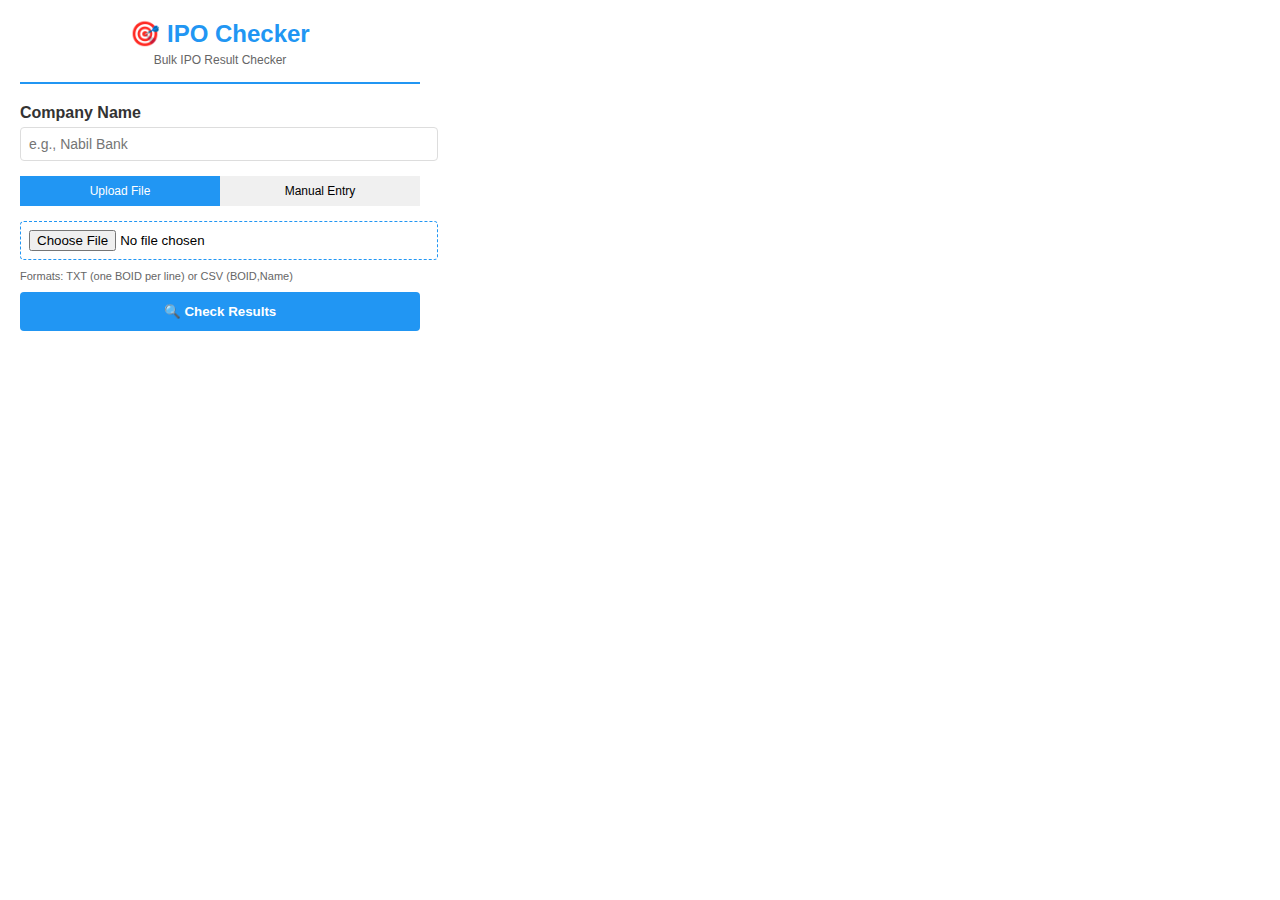
<file: IPO/popup.html>
<!DOCTYPE html>
<html>
<head>
    <meta charset="UTF-8">
    <title>IPO Result Checker</title>
    <style>
        body {
            width: 400px;
            padding: 20px;
            font-family: 'Segoe UI', Tahoma, Geneva, Verdana, sans-serif;
            margin: 0;
        }
        .header {
            text-align: center;
            margin-bottom: 20px;
            padding-bottom: 15px;
            border-bottom: 2px solid #2196F3;
        }
        .header h2 {
            color: #2196F3;
            margin: 0 0 5px 0;
        }
        .input-group {
            margin-bottom: 15px;
        }
        .input-group label {
            display: block;
            margin-bottom: 5px;
            font-weight: 600;
            color: #333;
        }
        .input-group input, .input-group textarea, .input-group select {
            width: 100%;
            padding: 8px;
            border: 1px solid #ddd;
            border-radius: 4px;
            font-size: 14px;
        }
        .input-group textarea {
            height: 80px;
            resize: vertical;
        }
        .file-upload {
            margin: 10px 0;
        }
        .file-upload input[type=file] {
            width: 100%;
            padding: 8px;
            border: 1px dashed #2196F3;
            border-radius: 4px;
        }
        .btn {
            width: 100%;
            padding: 12px;
            background: #2196F3;
            color: white;
            border: none;
            border-radius: 4px;
            font-weight: 600;
            cursor: pointer;
            margin: 10px 0;
        }
        .btn:hover {
            background: #1976D2;
        }
        .btn:disabled {
            background: #ccc;
            cursor: not-allowed;
        }
        .results {
            margin-top: 20px;
            max-height: 200px;
            overflow-y: auto;
        }
        .result-item {
            padding: 8px;
            margin: 5px 0;
            border-radius: 4px;
            font-size: 12px;
        }
        .result-success {
            background: #e8f5e8;
            border-left: 3px solid #4CAF50;
        }
        .result-failed {
            background: #ffeaea;
            border-left: 3px solid #f44336;
        }
        .result-checking {
            background: #fff3e0;
            border-left: 3px solid #ff9800;
        }
        .progress {
            width: 100%;
            height: 6px;
            background: #e0e0e0;
            border-radius: 3px;
            overflow: hidden;
            margin: 10px 0;
        }
        .progress-bar {
            height: 100%;
            background: #2196F3;
            width: 0%;
            transition: width 0.3s;
        }
        .download-section {
            margin-top: 15px;
            text-align: center;
        }
        .download-btn {
            background: #FF9800;
            padding: 8px 15px;
            margin: 0 5px;
            font-size: 12px;
        }
        .tabs {
            display: flex;
            margin-bottom: 15px;
        }
        .tab {
            flex: 1;
            padding: 8px;
            background: #f0f0f0;
            border: none;
            cursor: pointer;
            font-size: 12px;
        }
        .tab.active {
            background: #2196F3;
            color: white;
        }
        .tab-content {
            display: none;
        }
        .tab-content.active {
            display: block;
        }
    </style>
</head>
<body>
    <div class="header">
        <h2>🎯 IPO Checker</h2>
        <p style="margin: 0; color: #666; font-size: 12px;">Bulk IPO Result Checker</p>
    </div>

    <div class="input-group">
        <label for="companyName">Company Name</label>
        <input type="text" id="companyName" placeholder="e.g., Nabil Bank">
    </div>

    <div class="tabs">
        <button class="tab active" onclick="switchTab('file')">Upload File</button>
        <button class="tab" onclick="switchTab('manual')">Manual Entry</button>
    </div>

    <div id="file-tab" class="tab-content active">
        <div class="file-upload">
            <input type="file" id="boidFile" accept=".txt,.csv">
        </div>
        <div style="font-size: 11px; color: #666; margin-top: 5px;">
            Formats: TXT (one BOID per line) or CSV (BOID,Name)
        </div>
    </div>

    <div id="manual-tab" class="tab-content">
        <div class="input-group">
            <label for="manualBoids">BOIDs (one per line)</label>
            <textarea id="manualBoids" placeholder="1301100001603448\\n1301100001603449"></textarea>
        </div>
    </div>

    <button class="btn" id="checkBtn" onclick="startChecking()">🔍 Check Results</button>

    <div class="progress" id="progress" style="display: none;">
        <div class="progress-bar" id="progressBar"></div>
    </div>

    <div class="results" id="results"></div>

    <div class="download-section" id="downloadSection" style="display: none;">
        <button class="btn download-btn" onclick="downloadResults('csv')">📊 CSV</button>
        <button class="btn download-btn" onclick="downloadResults('json')">📄 JSON</button>
    </div>

    <script src="popup.js"></script>
</body>
</html>
</file>
<file: public_html/assets/vendors/themify-icons/css/themify-icons.css>
@font-face {
	font-family: 'themify';
	src:url("../fonts/themify.eot?-fvbane");
	src:url("../fonts/themify.eot?#iefix-fvbane") format("embedded-opentype"),
		url("../fonts/themify.woff?-fvbane") format("woff"),
		url("../fonts/themify.ttf?-fvbane") format("truetype"),
		url("../fonts/themify.svg?-fvbane#themify") format("svg");
	font-weight: normal;
	font-style: normal;
}

[class^="ti-"], [class*=" ti-"] {
	font-family: 'themify';
	speak: none;
	font-style: normal;
	font-weight: normal;
	font-variant: normal;
	text-transform: none;
	line-height: 1;

	/* Better Font Rendering =========== */
	-webkit-font-smoothing: antialiased;
	-moz-osx-font-smoothing: grayscale;
}

.ti-wand:before {
	content: "\e600";
}
.ti-volume:before {
	content: "\e601";
}
.ti-user:before {
	content: "\e602";
}
.ti-unlock:before {
	content: "\e603";
}
.ti-unlink:before {
	content: "\e604";
}
.ti-trash:before {
	content: "\e605";
}
.ti-thought:before {
	content: "\e606";
}
.ti-target:before {
	content: "\e607";
}
.ti-tag:before {
	content: "\e608";
}
.ti-tablet:before {
	content: "\e609";
}
.ti-star:before {
	content: "\e60a";
}
.ti-spray:before {
	content: "\e60b";
}
.ti-signal:before {
	content: "\e60c";
}
.ti-shopping-cart:before {
	content: "\e60d";
}
.ti-shopping-cart-full:before {
	content: "\e60e";
}
.ti-settings:before {
	content: "\e60f";
}
.ti-search:before {
	content: "\e610";
}
.ti-zoom-in:before {
	content: "\e611";
}
.ti-zoom-out:before {
	content: "\e612";
}
.ti-cut:before {
	content: "\e613";
}
.ti-ruler:before {
	content: "\e614";
}
.ti-ruler-pencil:before {
	content: "\e615";
}
.ti-ruler-alt:before {
	content: "\e616";
}
.ti-bookmark:before {
	content: "\e617";
}
.ti-bookmark-alt:before {
	content: "\e618";
}
.ti-reload:before {
	content: "\e619";
}
.ti-plus:before {
	content: "\e61a";
}
.ti-pin:before {
	content: "\e61b";
}
.ti-pencil:before {
	content: "\e61c";
}
.ti-pencil-alt:before {
	content: "\e61d";
}
.ti-paint-roller:before {
	content: "\e61e";
}
.ti-paint-bucket:before {
	content: "\e61f";
}
.ti-na:before {
	content: "\e620";
}
.ti-mobile:before {
	content: "\e621";
}
.ti-minus:before {
	content: "\e622";
}
.ti-medall:before {
	content: "\e623";
}
.ti-medall-alt:before {
	content: "\e624";
}
.ti-marker:before {
	content: "\e625";
}
.ti-marker-alt:before {
	content: "\e626";
}
.ti-arrow-up:before {
	content: "\e627";
}
.ti-arrow-right:before {
	content: "\e628";
}
.ti-arrow-left:before {
	content: "\e629";
}
.ti-arrow-down:before {
	content: "\e62a";
}
.ti-lock:before {
	content: "\e62b";
}
.ti-location-arrow:before {
	content: "\e62c";
}
.ti-link:before {
	content: "\e62d";
}
.ti-layout:before {
	content: "\e62e";
}
.ti-layers:before {
	content: "\e62f";
}
.ti-layers-alt:before {
	content: "\e630";
}
.ti-key:before {
	content: "\e631";
}
.ti-import:before {
	content: "\e632";
}
.ti-image:before {
	content: "\e633";
}
.ti-heart:before {
	content: "\e634";
}
.ti-heart-broken:before {
	content: "\e635";
}
.ti-hand-stop:before {
	content: "\e636";
}
.ti-hand-open:before {
	content: "\e637";
}
.ti-hand-drag:before {
	content: "\e638";
}
.ti-folder:before {
	content: "\e639";
}
.ti-flag:before {
	content: "\e63a";
}
.ti-flag-alt:before {
	content: "\e63b";
}
.ti-flag-alt-2:before {
	content: "\e63c";
}
.ti-eye:before {
	content: "\e63d";
}
.ti-export:before {
	content: "\e63e";
}
.ti-exchange-vertical:before {
	content: "\e63f";
}
.ti-desktop:before {
	content: "\e640";
}
.ti-cup:before {
	content: "\e641";
}
.ti-crown:before {
	content: "\e642";
}
.ti-comments:before {
	content: "\e643";
}
.ti-comment:before {
	content: "\e644";
}
.ti-comment-alt:before {
	content: "\e645";
}
.ti-close:before {
	content: "\e646";
}
.ti-clip:before {
	content: "\e647";
}
.ti-angle-up:before {
	content: "\e648";
}
.ti-angle-right:before {
	content: "\e649";
}
.ti-angle-left:before {
	content: "\e64a";
}
.ti-angle-down:before {
	content: "\e64b";
}
.ti-check:before {
	content: "\e64c";
}
.ti-check-box:before {
	content: "\e64d";
}
.ti-camera:before {
	content: "\e64e";
}
.ti-announcement:before {
	content: "\e64f";
}
.ti-brush:before {
	content: "\e650";
}
.ti-briefcase:before {
	content: "\e651";
}
.ti-bolt:before {
	content: "\e652";
}
.ti-bolt-alt:before {
	content: "\e653";
}
.ti-blackboard:before {
	content: "\e654";
}
.ti-bag:before {
	content: "\e655";
}
.ti-move:before {
	content: "\e656";
}
.ti-arrows-vertical:before {
	content: "\e657";
}
.ti-arrows-horizontal:before {
	content: "\e658";
}
.ti-fullscreen:before {
	content: "\e659";
}
.ti-arrow-top-right:before {
	content: "\e65a";
}
.ti-arrow-top-left:before {
	content: "\e65b";
}
.ti-arrow-circle-up:before {
	content: "\e65c";
}
.ti-arrow-circle-right:before {
	content: "\e65d";
}
.ti-arrow-circle-left:before {
	content: "\e65e";
}
.ti-arrow-circle-down:before {
	content: "\e65f";
}
.ti-angle-double-up:before {
	content: "\e660";
}
.ti-angle-double-right:before {
	content: "\e661";
}
.ti-angle-double-left:before {
	content: "\e662";
}
.ti-angle-double-down:before {
	content: "\e663";
}
.ti-zip:before {
	content: "\e664";
}
.ti-world:before {
	content: "\e665";
}
.ti-wheelchair:before {
	content: "\e666";
}
.ti-view-list:before {
	content: "\e667";
}
.ti-view-list-alt:before {
	content: "\e668";
}
.ti-view-grid:before {
	content: "\e669";
}
.ti-uppercase:before {
	content: "\e66a";
}
.ti-upload:before {
	content: "\e66b";
}
.ti-underline:before {
	content: "\e66c";
}
.ti-truck:before {
	content: "\e66d";
}
.ti-timer:before {
	content: "\e66e";
}
.ti-ticket:before {
	content: "\e66f";
}
.ti-thumb-up:before {
	content: "\e670";
}
.ti-thumb-down:before {
	content: "\e671";
}
.ti-text:before {
	content: "\e672";
}
.ti-stats-up:before {
	content: "\e673";
}
.ti-stats-down:before {
	content: "\e674";
}
.ti-split-v:before {
	content: "\e675";
}
.ti-split-h:before {
	content: "\e676";
}
.ti-smallcap:before {
	content: "\e677";
}
.ti-shine:before {
	content: "\e678";
}
.ti-shift-right:before {
	content: "\e679";
}
.ti-shift-left:before {
	content: "\e67a";
}
.ti-shield:before {
	content: "\e67b";
}
.ti-notepad:before {
	content: "\e67c";
}
.ti-server:before {
	content: "\e67d";
}
.ti-quote-right:before {
	content: "\e67e";
}
.ti-quote-left:before {
	content: "\e67f";
}
.ti-pulse:before {
	content: "\e680";
}
.ti-printer:before {
	content: "\e681";
}
.ti-power-off:before {
	content: "\e682";
}
.ti-plug:before {
	content: "\e683";
}
.ti-pie-chart:before {
	content: "\e684";
}
.ti-paragraph:before {
	content: "\e685";
}
.ti-panel:before {
	content: "\e686";
}
.ti-package:before {
	content: "\e687";
}
.ti-music:before {
	content: "\e688";
}
.ti-music-alt:before {
	content: "\e689";
}
.ti-mouse:before {
	content: "\e68a";
}
.ti-mouse-alt:before {
	content: "\e68b";
}
.ti-money:before {
	content: "\e68c";
}
.ti-microphone:before {
	content: "\e68d";
}
.ti-menu:before {
	content: "\e68e";
}
.ti-menu-alt:before {
	content: "\e68f";
}
.ti-map:before {
	content: "\e690";
}
.ti-map-alt:before {
	content: "\e691";
}
.ti-loop:before {
	content: "\e692";
}
.ti-location-pin:before {
	content: "\e693";
}
.ti-list:before {
	content: "\e694";
}
.ti-light-bulb:before {
	content: "\e695";
}
.ti-Italic:before {
	content: "\e696";
}
.ti-info:before {
	content: "\e697";
}
.ti-infinite:before {
	content: "\e698";
}
.ti-id-badge:before {
	content: "\e699";
}
.ti-hummer:before {
	content: "\e69a";
}
.ti-home:before {
	content: "\e69b";
}
.ti-help:before {
	content: "\e69c";
}
.ti-headphone:before {
	content: "\e69d";
}
.ti-harddrives:before {
	content: "\e69e";
}
.ti-harddrive:before {
	content: "\e69f";
}
.ti-gift:before {
	content: "\e6a0";
}
.ti-game:before {
	content: "\e6a1";
}
.ti-filter:before {
	content: "\e6a2";
}
.ti-files:before {
	content: "\e6a3";
}
.ti-file:before {
	content: "\e6a4";
}
.ti-eraser:before {
	content: "\e6a5";
}
.ti-envelope:before {
	content: "\e6a6";
}
.ti-download:before {
	content: "\e6a7";
}
.ti-direction:before {
	content: "\e6a8";
}
.ti-direction-alt:before {
	content: "\e6a9";
}
.ti-dashboard:before {
	content: "\e6aa";
}
.ti-control-stop:before {
	content: "\e6ab";
}
.ti-control-shuffle:before {
	content: "\e6ac";
}
.ti-control-play:before {
	content: "\e6ad";
}
.ti-control-pause:before {
	content: "\e6ae";
}
.ti-control-forward:before {
	content: "\e6af";
}
.ti-control-backward:before {
	content: "\e6b0";
}
.ti-cloud:before {
	content: "\e6b1";
}
.ti-cloud-up:before {
	content: "\e6b2";
}
.ti-cloud-down:before {
	content: "\e6b3";
}
.ti-clipboard:before {
	content: "\e6b4";
}
.ti-car:before {
	content: "\e6b5";
}
.ti-calendar:before {
	content: "\e6b6";
}
.ti-book:before {
	content: "\e6b7";
}
.ti-bell:before {
	content: "\e6b8";
}
.ti-basketball:before {
	content: "\e6b9";
}
.ti-bar-chart:before {
	content: "\e6ba";
}
.ti-bar-chart-alt:before {
	content: "\e6bb";
}
.ti-back-right:before {
	content: "\e6bc";
}
.ti-back-left:before {
	content: "\e6bd";
}
.ti-arrows-corner:before {
	content: "\e6be";
}
.ti-archive:before {
	content: "\e6bf";
}
.ti-anchor:before {
	content: "\e6c0";
}
.ti-align-right:before {
	content: "\e6c1";
}
.ti-align-left:before {
	content: "\e6c2";
}
.ti-align-justify:before {
	content: "\e6c3";
}
.ti-align-center:before {
	content: "\e6c4";
}
.ti-alert:before {
	content: "\e6c5";
}
.ti-alarm-clock:before {
	content: "\e6c6";
}
.ti-agenda:before {
	content: "\e6c7";
}
.ti-write:before {
	content: "\e6c8";
}
.ti-window:before {
	content: "\e6c9";
}
.ti-widgetized:before {
	content: "\e6ca";
}
.ti-widget:before {
	content: "\e6cb";
}
.ti-widget-alt:before {
	content: "\e6cc";
}
.ti-wallet:before {
	content: "\e6cd";
}
.ti-video-clapper:before {
	content: "\e6ce";
}
.ti-video-camera:before {
	content: "\e6cf";
}
.ti-vector:before {
	content: "\e6d0";
}
.ti-themify-logo:before {
	content: "\e6d1";
}
.ti-themify-favicon:before {
	content: "\e6d2";
}
.ti-themify-favicon-alt:before {
	content: "\e6d3";
}
.ti-support:before {
	content: "\e6d4";
}
.ti-stamp:before {
	content: "\e6d5";
}
.ti-split-v-alt:before {
	content: "\e6d6";
}
.ti-slice:before {
	content: "\e6d7";
}
.ti-shortcode:before {
	content: "\e6d8";
}
.ti-shift-right-alt:before {
	content: "\e6d9";
}
.ti-shift-left-alt:before {
	content: "\e6da";
}
.ti-ruler-alt-2:before {
	content: "\e6db";
}
.ti-receipt:before {
	content: "\e6dc";
}
.ti-pin2:before {
	content: "\e6dd";
}
.ti-pin-alt:before {
	content: "\e6de";
}
.ti-pencil-alt2:before {
	content: "\e6df";
}
.ti-palette:before {
	content: "\e6e0";
}
.ti-more:before {
	content: "\e6e1";
}
.ti-more-alt:before {
	content: "\e6e2";
}
.ti-microphone-alt:before {
	content: "\e6e3";
}
.ti-magnet:before {
	content: "\e6e4";
}
.ti-line-double:before {
	content: "\e6e5";
}
.ti-line-dotted:before {
	content: "\e6e6";
}
.ti-line-dashed:before {
	content: "\e6e7";
}
.ti-layout-width-full:before {
	content: "\e6e8";
}
.ti-layout-width-default:before {
	content: "\e6e9";
}
.ti-layout-width-default-alt:before {
	content: "\e6ea";
}
.ti-layout-tab:before {
	content: "\e6eb";
}
.ti-layout-tab-window:before {
	content: "\e6ec";
}
.ti-layout-tab-v:before {
	content: "\e6ed";
}
.ti-layout-tab-min:before {
	content: "\e6ee";
}
.ti-layout-slider:before {
	content: "\e6ef";
}
.ti-layout-slider-alt:before {
	content: "\e6f0";
}
.ti-layout-sidebar-right:before {
	content: "\e6f1";
}
.ti-layout-sidebar-none:before {
	content: "\e6f2";
}
.ti-layout-sidebar-left:before {
	content: "\e6f3";
}
.ti-layout-placeholder:before {
	content: "\e6f4";
}
.ti-layout-menu:before {
	content: "\e6f5";
}
.ti-layout-menu-v:before {
	content: "\e6f6";
}
.ti-layout-menu-separated:before {
	content: "\e6f7";
}
.ti-layout-menu-full:before {
	content: "\e6f8";
}
.ti-layout-media-right-alt:before {
	content: "\e6f9";
}
.ti-layout-media-right:before {
	content: "\e6fa";
}
.ti-layout-media-overlay:before {
	content: "\e6fb";
}
.ti-layout-media-overlay-alt:before {
	content: "\e6fc";
}
.ti-layout-media-overlay-alt-2:before {
	content: "\e6fd";
}
.ti-layout-media-left-alt:before {
	content: "\e6fe";
}
.ti-layout-media-left:before {
	content: "\e6ff";
}
.ti-layout-media-center-alt:before {
	content: "\e700";
}
.ti-layout-media-center:before {
	content: "\e701";
}
.ti-layout-list-thumb:before {
	content: "\e702";
}
.ti-layout-list-thumb-alt:before {
	content: "\e703";
}
.ti-layout-list-post:before {
	content: "\e704";
}
.ti-layout-list-large-image:before {
	content: "\e705";
}
.ti-layout-line-solid:before {
	content: "\e706";
}
.ti-layout-grid4:before {
	content: "\e707";
}
.ti-layout-grid3:before {
	content: "\e708";
}
.ti-layout-grid2:before {
	content: "\e709";
}
.ti-layout-grid2-thumb:before {
	content: "\e70a";
}
.ti-layout-cta-right:before {
	content: "\e70b";
}
.ti-layout-cta-left:before {
	content: "\e70c";
}
.ti-layout-cta-center:before {
	content: "\e70d";
}
.ti-layout-cta-btn-right:before {
	content: "\e70e";
}
.ti-layout-cta-btn-left:before {
	content: "\e70f";
}
.ti-layout-column4:before {
	content: "\e710";
}
.ti-layout-column3:before {
	content: "\e711";
}
.ti-layout-column2:before {
	content: "\e712";
}
.ti-layout-accordion-separated:before {
	content: "\e713";
}
.ti-layout-accordion-merged:before {
	content: "\e714";
}
.ti-layout-accordion-list:before {
	content: "\e715";
}
.ti-ink-pen:before {
	content: "\e716";
}
.ti-info-alt:before {
	content: "\e717";
}
.ti-help-alt:before {
	content: "\e718";
}
.ti-headphone-alt:before {
	content: "\e719";
}
.ti-hand-point-up:before {
	content: "\e71a";
}
.ti-hand-point-right:before {
	content: "\e71b";
}
.ti-hand-point-left:before {
	content: "\e71c";
}
.ti-hand-point-down:before {
	content: "\e71d";
}
.ti-gallery:before {
	content: "\e71e";
}
.ti-face-smile:before {
	content: "\e71f";
}
.ti-face-sad:before {
	content: "\e720";
}
.ti-credit-card:before {
	content: "\e721";
}
.ti-control-skip-forward:before {
	content: "\e722";
}
.ti-control-skip-backward:before {
	content: "\e723";
}
.ti-control-record:before {
	content: "\e724";
}
.ti-control-eject:before {
	content: "\e725";
}
.ti-comments-smiley:before {
	content: "\e726";
}
.ti-brush-alt:before {
	content: "\e727";
}
.ti-youtube:before {
	content: "\e728";
}
.ti-vimeo:before {
	content: "\e729";
}
.ti-twitter:before {
	content: "\e72a";
}
.ti-time:before {
	content: "\e72b";
}
.ti-tumblr:before {
	content: "\e72c";
}
.ti-skype:before {
	content: "\e72d";
}
.ti-share:before {
	content: "\e72e";
}
.ti-share-alt:before {
	content: "\e72f";
}
.ti-rocket:before {
	content: "\e730";
}
.ti-pinterest:before {
	content: "\e731";
}
.ti-new-window:before {
	content: "\e732";
}
.ti-microsoft:before {
	content: "\e733";
}
.ti-list-ol:before {
	content: "\e734";
}
.ti-linkedin:before {
	content: "\e735";
}
.ti-layout-sidebar-2:before {
	content: "\e736";
}
.ti-layout-grid4-alt:before {
	content: "\e737";
}
.ti-layout-grid3-alt:before {
	content: "\e738";
}
.ti-layout-grid2-alt:before {
	content: "\e739";
}
.ti-layout-column4-alt:before {
	content: "\e73a";
}
.ti-layout-column3-alt:before {
	content: "\e73b";
}
.ti-layout-column2-alt:before {
	content: "\e73c";
}
.ti-instagram:before {
	content: "\e73d";
}
.ti-google:before {
	content: "\e73e";
}
.ti-github:before {
	content: "\e73f";
}
.ti-flickr:before {
	content: "\e740";
}
.ti-facebook:before {
	content: "\e741";
}
.ti-dropbox:before {
	content: "\e742";
}
.ti-dribbble:before {
	content: "\e743";
}
.ti-apple:before {
	content: "\e744";
}
.ti-android:before {
	content: "\e745";
}
.ti-save:before {
	content: "\e746";
}
.ti-save-alt:before {
	content: "\e747";
}
.ti-yahoo:before {
	content: "\e748";
}
.ti-wordpress:before {
	content: "\e749";
}
.ti-vimeo-alt:before {
	content: "\e74a";
}
.ti-twitter-alt:before {
	content: "\e74b";
}
.ti-tumblr-alt:before {
	content: "\e74c";
}
.ti-trello:before {
	content: "\e74d";
}
.ti-stack-overflow:before {
	content: "\e74e";
}
.ti-soundcloud:before {
	content: "\e74f";
}
.ti-sharethis:before {
	content: "\e750";
}
.ti-sharethis-alt:before {
	content: "\e751";
}
.ti-reddit:before {
	content: "\e752";
}
.ti-pinterest-alt:before {
	content: "\e753";
}
.ti-microsoft-alt:before {
	content: "\e754";
}
.ti-linux:before {
	content: "\e755";
}
.ti-jsfiddle:before {
	content: "\e756";
}
.ti-joomla:before {
	content: "\e757";
}
.ti-html5:before {
	content: "\e758";
}
.ti-flickr-alt:before {
	content: "\e759";
}
.ti-email:before {
	content: "\e75a";
}
.ti-drupal:before {
	content: "\e75b";
}
.ti-dropbox-alt:before {
	content: "\e75c";
}
.ti-css3:before {
	content: "\e75d";
}
.ti-rss:before {
	content: "\e75e";
}
.ti-rss-alt:before {
	content: "\e75f";
}
</file>
<file: public_html/assets/css/suman.css>
:root {
  --blue: #79A9F5;
  --indigo: #C45F90;
  --purple: #A16AE8;
  --pink: #FC8BC0;
  --red: #F85C70;
  --orange: #FF8882;
  --yellow: #FAD02C;
  --green: #A3C14A;
  --teal: #20c997;
  --cyan: #47D8E0;
  --white: #fff;
  --gray: #6c757d;
  --gray-dark: #343a40;
  --primary: #ff7a57;
  --secondary: #6c757d;
  --success: #A3C14A;
  --info: #47D8E0;
  --warning: #FAD02C;
  --danger: #F85C70;
  --light: #f8f9fa;
  --dark: #343a40;
  --breakpoint-xs: 0;
  --breakpoint-sm: 576px;
  --breakpoint-md: 768px;
  --breakpoint-lg: 992px;
  --breakpoint-xl: 1200px;
  --font-family-sans-serif: -apple-system, BlinkMacSystemFont, "Segoe UI", Roboto, "Helvetica Neue", Arial, "Noto Sans", sans-serif, "Apple Color Emoji", "Segoe UI Emoji", "Segoe UI Symbol", "Noto Color Emoji";
  --font-family-monospace: SFMono-Regular, Menlo, Monaco, Consolas, "Liberation Mono", "Courier New", monospace;
}

*,
*::before,
*::after {
  box-sizing: border-box;
}

html {
  font-family: sans-serif;
  line-height: 1.15;
  -webkit-text-size-adjust: 100%;
  -webkit-tap-highlight-color: rgba(0, 0, 0, 0);
}

article, aside, figcaption, figure, footer, header, hgroup, main, nav, section {
  display: block;
}

body {
  margin: 0;
  font-family: -apple-system, BlinkMacSystemFont, "Segoe UI", Roboto, "Helvetica Neue", Arial, "Noto Sans", sans-serif, "Apple Color Emoji", "Segoe UI Emoji", "Segoe UI Symbol", "Noto Color Emoji";
  font-size: 1rem;
  font-weight: 400;
  line-height: 1.5;
  color: #495057;
  text-align: left;
  background-color: #fff;
}

[tabindex="-1"]:focus {
  outline: 0 !important;
}

hr {
  box-sizing: content-box;
  height: 0;
  overflow: visible;
}

h1, h2, h3, h4, h5, h6 {
  margin-top: 0;
  margin-bottom: 0.5rem;
}

p {
  margin-top: 0;
  margin-bottom: 1rem;
}

abbr[title],
abbr[data-original-title] {
  text-decoration: underline;
  -webkit-text-decoration: underline dotted;
          text-decoration: underline dotted;
  cursor: help;
  border-bottom: 0;
  -webkit-text-decoration-skip-ink: none;
          text-decoration-skip-ink: none;
}

address {
  margin-bottom: 1rem;
  font-style: normal;
  line-height: inherit;
}

ol,
ul,
dl {
  margin-top: 0;
  margin-bottom: 1rem;
}

ol ol,
ul ul,
ol ul,
ul ol {
  margin-bottom: 0;
}

dt {
  font-weight: 700;
}

dd {
  margin-bottom: .5rem;
  margin-left: 0;
}

blockquote {
  margin: 0 0 1rem;
}

b,
strong {
  font-weight: bolder;
}

small {
  font-size: 80%;
}

sub,
sup {
  position: relative;
  font-size: 75%;
  line-height: 0;
  vertical-align: baseline;
}

sub {
  bottom: -.25em;
}

sup {
  top: -.5em;
}

a {
  color: #ff7a57;
  text-decoration: none;
  background-color: transparent;
}

a:hover {
  color: #ff3d0b;
  text-decoration: underline;
}

a:not([href]):not([tabindex]) {
  color: inherit;
  text-decoration: none;
}

a:not([href]):not([tabindex]):hover, a:not([href]):not([tabindex]):focus {
  color: inherit;
  text-decoration: none;
}

a:not([href]):not([tabindex]):focus {
  outline: 0;
}

pre,
code,
kbd,
samp {
  font-family: SFMono-Regular, Menlo, Monaco, Consolas, "Liberation Mono", "Courier New", monospace;
  font-size: 1em;
}

pre {
  margin-top: 0;
  margin-bottom: 1rem;
  overflow: auto;
}

figure {
  margin: 0 0 1rem;
}

img {
  vertical-align: middle;
  border-style: none;
}

svg {
  overflow: hidden;
  vertical-align: middle;
}

table {
  border-collapse: collapse;
}

caption {
  padding-top: 0.75rem;
  padding-bottom: 0.75rem;
  color: #6c757d;
  text-align: left;
  caption-side: bottom;
}

th {
  text-align: inherit;
}

label {
  display: inline-block;
  margin-bottom: 0.5rem;
}

button {
  border-radius: 0;
}

button:focus {
  outline: 1px dotted;
  outline: 5px auto -webkit-focus-ring-color;
}

input,
button,
select,
optgroup,
textarea {
  margin: 0;
  font-family: inherit;
  font-size: inherit;
  line-height: inherit;
}

button,
input {
  overflow: visible;
}

button,
select {
  text-transform: none;
}

select {
  word-wrap: normal;
}

button,
[type="button"],
[type="reset"],
[type="submit"] {
appearance:button;
}

button:not(:disabled),
[type="button"]:not(:disabled),
[type="reset"]:not(:disabled),
[type="submit"]:not(:disabled) {
  cursor: pointer;
}

button::-moz-focus-inner,
[type="button"]::-moz-focus-inner,
[type="reset"]::-moz-focus-inner,
[type="submit"]::-moz-focus-inner {
  padding: 0;
  border-style: none;
}

input[type="radio"],
input[type="checkbox"] {
  box-sizing: border-box;
  padding: 0;
}

input[type="date"],
input[type="time"],
input[type="datetime-local"],
input[type="month"] {
appearance: listbox;
}

textarea {
  overflow: auto;
  resize: vertical;
}

fieldset {
  min-width: 0;
  padding: 0;
  margin: 0;
  border: 0;
}

legend {
  display: block;
  width: 100%;
  max-width: 100%;
  padding: 0;
  margin-bottom: .5rem;
  font-size: 1.5rem;
  line-height: inherit;
  color: inherit;
  white-space: normal;
}

progress {
  vertical-align: baseline;
}

[type="number"]::-webkit-inner-spin-button,
[type="number"]::-webkit-outer-spin-button {
  height: auto;
}

[type="search"] {
  outline-offset: -2px;
}

[type="search"]::-webkit-search-decoration {
  -webkit-appearance: none;
}

::-webkit-file-upload-button {
  font: inherit;
  -webkit-appearance: button;
}

output {
  display: inline-block;
}

summary {
  display: list-item;
  cursor: pointer;
}

template {
  display: none;
}

[hidden] {
  display: none !important;
}

h1, h2, h3, h4, h5, h6,
.h1, .h2, .h3, .h4, .h5, .h6 {
  margin-bottom: 0.5rem;
  font-weight: 500;
  line-height: 1.2;
}

h1, .h1 {
  font-size: 2.5rem;
}

h2, .h2 {
  font-size: 2rem;
}

h3, .h3 {
  font-size: 1.75rem;
}

h4, .h4 {
  font-size: 1.5rem;
}

h5, .h5 {
  font-size: 1.25rem;
}

h6, .h6 {
  font-size: 1rem;
}

.lead {
  font-size: 1.25rem;
  font-weight: 300;
}

.display-1 {
  font-size: 6rem;
  font-weight: 300;
  line-height: 1.2;
}

.display-2 {
  font-size: 5.5rem;
  font-weight: 300;
  line-height: 1.2;
}

.display-3 {
  font-size: 4.5rem;
  font-weight: 300;
  line-height: 1.2;
}

.display-4 {
  font-size: 3.5rem;
  font-weight: 300;
  line-height: 1.2;
}

hr {
  margin-top: 1rem;
  margin-bottom: 1rem;
  border: 0;
  border-top: 1px solid rgba(0, 0, 0, 0.1);
}

small,
.small {
  font-size: 80%;
  font-weight: 400;
}

mark,
.mark {
  padding: 0.2em;
  background-color: #fcf8e3;
}

.list-unstyled {
  padding-left: 0;
  list-style: none;
}

.list-inline {
  padding-left: 0;
  list-style: none;
}

.list-inline-item {
  display: inline-block;
}

.list-inline-item:not(:last-child) {
  margin-right: 0.5rem;
}

.initialism {
  font-size: 90%;
  text-transform: uppercase;
}

.blockquote {
  margin-bottom: 1rem;
  font-size: 1.25rem;
}

.blockquote-footer {
  display: block;
  font-size: 80%;
  color: #6c757d;
}

.blockquote-footer::before {
  content: "\2014\00A0";
}

.img-fluid {
  max-width: 100%;
  height: auto;
}

.img-thumbnail {
  padding: 0.25rem;
  background-color: #fff;
  border: 1px solid #dee2e6;
  border-radius: 0.25rem;
  max-width: 100%;
  height: auto;
}

.figure {
  display: inline-block;
}

.figure-img {
  margin-bottom: 0.5rem;
  line-height: 1;
}

.figure-caption {
  font-size: 90%;
  color: #6c757d;
}

code {
  font-size: 87.5%;
  color: #FC8BC0;
  word-break: break-word;
}

a > code {
  color: inherit;
}

kbd {
  padding: 0.2rem 0.4rem;
  font-size: 87.5%;
  color: #fff;
  background-color: #212529;
  border-radius: 0.2rem;
}

kbd kbd {
  padding: 0;
  font-size: 100%;
  font-weight: 700;
}

pre {
  display: block;
  font-size: 87.5%;
  color: #495057;
}

pre code {
  font-size: inherit;
  color: inherit;
  word-break: normal;
}

.pre-scrollable {
  max-height: 340px;
  overflow-y: scroll;
}

.container {
  width: 100%;
  padding-right: 15px;
  padding-left: 15px;
  margin-right: auto;
  margin-left: auto;
}

@media (min-width: 576px) {
  .container {
    max-width: 540px;
  }
}

@media (min-width: 768px) {
  .container {
    max-width: 720px;
  }
}

@media (min-width: 992px) {
  .container {
    max-width: 960px;
  }
}

@media (min-width: 1200px) {
  .container {
    max-width: 1140px;
  }
}

.container-fluid {
  width: 100%;
  padding-right: 15px;
  padding-left: 15px;
  margin-right: auto;
  margin-left: auto;
}

.row {
  display: -webkit-box;
  display: -webkit-flex;
  display: -ms-flexbox;
  display: flex;
  -webkit-flex-wrap: wrap;
      -ms-flex-wrap: wrap;
          flex-wrap: wrap;
  margin-right: -15px;
  margin-left: -15px;
}

.no-gutters {
  margin-right: 0;
  margin-left: 0;
}

.no-gutters > .col,
.no-gutters > [class*="col-"] {
  padding-right: 0;
  padding-left: 0;
}

.col-1, .col-2, .col-3, .col-4, .col-5, .col-6, .col-7, .col-8, .col-9, .col-10, .col-11, .col-12, .col,
.col-auto, .col-sm-1, .col-sm-2, .col-sm-3, .col-sm-4, .col-sm-5, .col-sm-6, .col-sm-7, .col-sm-8, .col-sm-9, .col-sm-10, .col-sm-11, .col-sm-12, .col-sm,
.col-sm-auto, .col-md-1, .col-md-2, .col-md-3, .col-md-4, .col-md-5, .col-md-6, .col-md-7, .col-md-8, .col-md-9, .col-md-10, .col-md-11, .col-md-12, .col-md,
.col-md-auto, .col-lg-1, .col-lg-2, .col-lg-3, .col-lg-4, .col-lg-5, .col-lg-6, .col-lg-7, .col-lg-8, .col-lg-9, .col-lg-10, .col-lg-11, .col-lg-12, .col-lg,
.col-lg-auto, .col-xl-1, .col-xl-2, .col-xl-3, .col-xl-4, .col-xl-5, .col-xl-6, .col-xl-7, .col-xl-8, .col-xl-9, .col-xl-10, .col-xl-11, .col-xl-12, .col-xl,
.col-xl-auto {
  position: relative;
  width: 100%;
  padding-right: 15px;
  padding-left: 15px;
}

.col {
  -webkit-flex-basis: 0;
      -ms-flex-preferred-size: 0;
          flex-basis: 0;
  -webkit-box-flex: 1;
  -webkit-flex-grow: 1;
      -ms-flex-positive: 1;
          flex-grow: 1;
  max-width: 100%;
}

.col-auto {
  -webkit-box-flex: 0;
  -webkit-flex: 0 0 auto;
      -ms-flex: 0 0 auto;
          flex: 0 0 auto;
  width: auto;
  max-width: 100%;
}

.col-1 {
  -webkit-box-flex: 0;
  -webkit-flex: 0 0 8.33333%;
      -ms-flex: 0 0 8.33333%;
          flex: 0 0 8.33333%;
  max-width: 8.33333%;
}

.col-2 {
  -webkit-box-flex: 0;
  -webkit-flex: 0 0 16.66667%;
      -ms-flex: 0 0 16.66667%;
          flex: 0 0 16.66667%;
  max-width: 16.66667%;
}

.col-3 {
  -webkit-box-flex: 0;
  -webkit-flex: 0 0 25%;
      -ms-flex: 0 0 25%;
          flex: 0 0 25%;
  max-width: 25%;
}

.col-4 {
  -webkit-box-flex: 0;
  -webkit-flex: 0 0 33.33333%;
      -ms-flex: 0 0 33.33333%;
          flex: 0 0 33.33333%;
  max-width: 33.33333%;
}

.col-5 {
  -webkit-box-flex: 0;
  -webkit-flex: 0 0 41.66667%;
      -ms-flex: 0 0 41.66667%;
          flex: 0 0 41.66667%;
  max-width: 41.66667%;
}

.col-6 {
  -webkit-box-flex: 0;
  -webkit-flex: 0 0 50%;
      -ms-flex: 0 0 50%;
          flex: 0 0 50%;
  max-width: 50%;
}

.col-7 {
  -webkit-box-flex: 0;
  -webkit-flex: 0 0 58.33333%;
      -ms-flex: 0 0 58.33333%;
          flex: 0 0 58.33333%;
  max-width: 58.33333%;
}

.col-8 {
  -webkit-box-flex: 0;
  -webkit-flex: 0 0 66.66667%;
      -ms-flex: 0 0 66.66667%;
          flex: 0 0 66.66667%;
  max-width: 66.66667%;
}

.col-9 {
  -webkit-box-flex: 0;
  -webkit-flex: 0 0 75%;
      -ms-flex: 0 0 75%;
          flex: 0 0 75%;
  max-width: 75%;
}

.col-10 {
  -webkit-box-flex: 0;
  -webkit-flex: 0 0 83.33333%;
      -ms-flex: 0 0 83.33333%;
          flex: 0 0 83.33333%;
  max-width: 83.33333%;
}

.col-11 {
  -webkit-box-flex: 0;
  -webkit-flex: 0 0 91.66667%;
      -ms-flex: 0 0 91.66667%;
          flex: 0 0 91.66667%;
  max-width: 91.66667%;
}

.col-12 {
  -webkit-box-flex: 0;
  -webkit-flex: 0 0 100%;
      -ms-flex: 0 0 100%;
          flex: 0 0 100%;
  max-width: 100%;
}

.order-first {
  -webkit-box-ordinal-group: 0;
  -webkit-order: -1;
      -ms-flex-order: -1;
          order: -1;
}

.order-last {
  -webkit-box-ordinal-group: 14;
  -webkit-order: 13;
      -ms-flex-order: 13;
          order: 13;
}

.order-0 {
  -webkit-box-ordinal-group: 1;
  -webkit-order: 0;
      -ms-flex-order: 0;
          order: 0;
}

.order-1 {
  -webkit-box-ordinal-group: 2;
  -webkit-order: 1;
      -ms-flex-order: 1;
          order: 1;
}

.order-2 {
  -webkit-box-ordinal-group: 3;
  -webkit-order: 2;
      -ms-flex-order: 2;
          order: 2;
}

.order-3 {
  -webkit-box-ordinal-group: 4;
  -webkit-order: 3;
      -ms-flex-order: 3;
          order: 3;
}

.order-4 {
  -webkit-box-ordinal-group: 5;
  -webkit-order: 4;
      -ms-flex-order: 4;
          order: 4;
}

.order-5 {
  -webkit-box-ordinal-group: 6;
  -webkit-order: 5;
      -ms-flex-order: 5;
          order: 5;
}

.order-6 {
  -webkit-box-ordinal-group: 7;
  -webkit-order: 6;
      -ms-flex-order: 6;
          order: 6;
}

.order-7 {
  -webkit-box-ordinal-group: 8;
  -webkit-order: 7;
      -ms-flex-order: 7;
          order: 7;
}

.order-8 {
  -webkit-box-ordinal-group: 9;
  -webkit-order: 8;
      -ms-flex-order: 8;
          order: 8;
}

.order-9 {
  -webkit-box-ordinal-group: 10;
  -webkit-order: 9;
      -ms-flex-order: 9;
          order: 9;
}

.order-10 {
  -webkit-box-ordinal-group: 11;
  -webkit-order: 10;
      -ms-flex-order: 10;
          order: 10;
}

.order-11 {
  -webkit-box-ordinal-group: 12;
  -webkit-order: 11;
      -ms-flex-order: 11;
          order: 11;
}

.order-12 {
  -webkit-box-ordinal-group: 13;
  -webkit-order: 12;
      -ms-flex-order: 12;
          order: 12;
}

.offset-1 {
  margin-left: 8.33333%;
}

.offset-2 {
  margin-left: 16.66667%;
}

.offset-3 {
  margin-left: 25%;
}

.offset-4 {
  margin-left: 33.33333%;
}

.offset-5 {
  margin-left: 41.66667%;
}

.offset-6 {
  margin-left: 50%;
}

.offset-7 {
  margin-left: 58.33333%;
}

.offset-8 {
  margin-left: 66.66667%;
}

.offset-9 {
  margin-left: 75%;
}

.offset-10 {
  margin-left: 83.33333%;
}

.offset-11 {
  margin-left: 91.66667%;
}

@media (min-width: 576px) {
  .col-sm {
    -webkit-flex-basis: 0;
        -ms-flex-preferred-size: 0;
            flex-basis: 0;
    -webkit-box-flex: 1;
    -webkit-flex-grow: 1;
        -ms-flex-positive: 1;
            flex-grow: 1;
    max-width: 100%;
  }
  .col-sm-auto {
    -webkit-box-flex: 0;
    -webkit-flex: 0 0 auto;
        -ms-flex: 0 0 auto;
            flex: 0 0 auto;
    width: auto;
    max-width: 100%;
  }
  .col-sm-1 {
    -webkit-box-flex: 0;
    -webkit-flex: 0 0 8.33333%;
        -ms-flex: 0 0 8.33333%;
            flex: 0 0 8.33333%;
    max-width: 8.33333%;
  }
  .col-sm-2 {
    -webkit-box-flex: 0;
    -webkit-flex: 0 0 16.66667%;
        -ms-flex: 0 0 16.66667%;
            flex: 0 0 16.66667%;
    max-width: 16.66667%;
  }
  .col-sm-3 {
    -webkit-box-flex: 0;
    -webkit-flex: 0 0 25%;
        -ms-flex: 0 0 25%;
            flex: 0 0 25%;
    max-width: 25%;
  }
  .col-sm-4 {
    -webkit-box-flex: 0;
    -webkit-flex: 0 0 33.33333%;
        -ms-flex: 0 0 33.33333%;
            flex: 0 0 33.33333%;
    max-width: 33.33333%;
  }
  .col-sm-5 {
    -webkit-box-flex: 0;
    -webkit-flex: 0 0 41.66667%;
        -ms-flex: 0 0 41.66667%;
            flex: 0 0 41.66667%;
    max-width: 41.66667%;
  }
  .col-sm-6 {
    -webkit-box-flex: 0;
    -webkit-flex: 0 0 50%;
        -ms-flex: 0 0 50%;
            flex: 0 0 50%;
    max-width: 50%;
  }
  .col-sm-7 {
    -webkit-box-flex: 0;
    -webkit-flex: 0 0 58.33333%;
        -ms-flex: 0 0 58.33333%;
            flex: 0 0 58.33333%;
    max-width: 58.33333%;
  }
  .col-sm-8 {
    -webkit-box-flex: 0;
    -webkit-flex: 0 0 66.66667%;
        -ms-flex: 0 0 66.66667%;
            flex: 0 0 66.66667%;
    max-width: 66.66667%;
  }
  .col-sm-9 {
    -webkit-box-flex: 0;
    -webkit-flex: 0 0 75%;
        -ms-flex: 0 0 75%;
            flex: 0 0 75%;
    max-width: 75%;
  }
  .col-sm-10 {
    -webkit-box-flex: 0;
    -webkit-flex: 0 0 83.33333%;
        -ms-flex: 0 0 83.33333%;
            flex: 0 0 83.33333%;
    max-width: 83.33333%;
  }
  .col-sm-11 {
    -webkit-box-flex: 0;
    -webkit-flex: 0 0 91.66667%;
        -ms-flex: 0 0 91.66667%;
            flex: 0 0 91.66667%;
    max-width: 91.66667%;
  }
  .col-sm-12 {
    -webkit-box-flex: 0;
    -webkit-flex: 0 0 100%;
        -ms-flex: 0 0 100%;
            flex: 0 0 100%;
    max-width: 100%;
  }
  .order-sm-first {
    -webkit-box-ordinal-group: 0;
    -webkit-order: -1;
        -ms-flex-order: -1;
            order: -1;
  }
  .order-sm-last {
    -webkit-box-ordinal-group: 14;
    -webkit-order: 13;
        -ms-flex-order: 13;
            order: 13;
  }
  .order-sm-0 {
    -webkit-box-ordinal-group: 1;
    -webkit-order: 0;
        -ms-flex-order: 0;
            order: 0;
  }
  .order-sm-1 {
    -webkit-box-ordinal-group: 2;
    -webkit-order: 1;
        -ms-flex-order: 1;
            order: 1;
  }
  .order-sm-2 {
    -webkit-box-ordinal-group: 3;
    -webkit-order: 2;
        -ms-flex-order: 2;
            order: 2;
  }
  .order-sm-3 {
    -webkit-box-ordinal-group: 4;
    -webkit-order: 3;
        -ms-flex-order: 3;
            order: 3;
  }
  .order-sm-4 {
    -webkit-box-ordinal-group: 5;
    -webkit-order: 4;
        -ms-flex-order: 4;
            order: 4;
  }
  .order-sm-5 {
    -webkit-box-ordinal-group: 6;
    -webkit-order: 5;
        -ms-flex-order: 5;
            order: 5;
  }
  .order-sm-6 {
    -webkit-box-ordinal-group: 7;
    -webkit-order: 6;
        -ms-flex-order: 6;
            order: 6;
  }
  .order-sm-7 {
    -webkit-box-ordinal-group: 8;
    -webkit-order: 7;
        -ms-flex-order: 7;
            order: 7;
  }
  .order-sm-8 {
    -webkit-box-ordinal-group: 9;
    -webkit-order: 8;
        -ms-flex-order: 8;
            order: 8;
  }
  .order-sm-9 {
    -webkit-box-ordinal-group: 10;
    -webkit-order: 9;
        -ms-flex-order: 9;
            order: 9;
  }
  .order-sm-10 {
    -webkit-box-ordinal-group: 11;
    -webkit-order: 10;
        -ms-flex-order: 10;
            order: 10;
  }
  .order-sm-11 {
    -webkit-box-ordinal-group: 12;
    -webkit-order: 11;
        -ms-flex-order: 11;
            order: 11;
  }
  .order-sm-12 {
    -webkit-box-ordinal-group: 13;
    -webkit-order: 12;
        -ms-flex-order: 12;
            order: 12;
  }
  .offset-sm-0 {
    margin-left: 0;
  }
  .offset-sm-1 {
    margin-left: 8.33333%;
  }
  .offset-sm-2 {
    margin-left: 16.66667%;
  }
  .offset-sm-3 {
    margin-left: 25%;
  }
  .offset-sm-4 {
    margin-left: 33.33333%;
  }
  .offset-sm-5 {
    margin-left: 41.66667%;
  }
  .offset-sm-6 {
    margin-left: 50%;
  }
  .offset-sm-7 {
    margin-left: 58.33333%;
  }
  .offset-sm-8 {
    margin-left: 66.66667%;
  }
  .offset-sm-9 {
    margin-left: 75%;
  }
  .offset-sm-10 {
    margin-left: 83.33333%;
  }
  .offset-sm-11 {
    margin-left: 91.66667%;
  }
}

@media (min-width: 768px) {
  .col-md {
    -webkit-flex-basis: 0;
        -ms-flex-preferred-size: 0;
            flex-basis: 0;
    -webkit-box-flex: 1;
    -webkit-flex-grow: 1;
        -ms-flex-positive: 1;
            flex-grow: 1;
    max-width: 100%;
  }
  .col-md-auto {
    -webkit-box-flex: 0;
    -webkit-flex: 0 0 auto;
        -ms-flex: 0 0 auto;
            flex: 0 0 auto;
    width: auto;
    max-width: 100%;
  }
  .col-md-1 {
    -webkit-box-flex: 0;
    -webkit-flex: 0 0 8.33333%;
        -ms-flex: 0 0 8.33333%;
            flex: 0 0 8.33333%;
    max-width: 8.33333%;
  }
  .col-md-2 {
    -webkit-box-flex: 0;
    -webkit-flex: 0 0 16.66667%;
        -ms-flex: 0 0 16.66667%;
            flex: 0 0 16.66667%;
    max-width: 16.66667%;
  }
  .col-md-3 {
    -webkit-box-flex: 0;
    -webkit-flex: 0 0 25%;
        -ms-flex: 0 0 25%;
            flex: 0 0 25%;
    max-width: 25%;
  }
  .col-md-4 {
    -webkit-box-flex: 0;
    -webkit-flex: 0 0 33.33333%;
        -ms-flex: 0 0 33.33333%;
            flex: 0 0 33.33333%;
    max-width: 33.33333%;
  }
  .col-md-5 {
    -webkit-box-flex: 0;
    -webkit-flex: 0 0 41.66667%;
        -ms-flex: 0 0 41.66667%;
            flex: 0 0 41.66667%;
    max-width: 41.66667%;
  }
  .col-md-6 {
    -webkit-box-flex: 0;
    -webkit-flex: 0 0 50%;
        -ms-flex: 0 0 50%;
            flex: 0 0 50%;
    max-width: 50%;
  }
  .col-md-7 {
    -webkit-box-flex: 0;
    -webkit-flex: 0 0 58.33333%;
        -ms-flex: 0 0 58.33333%;
            flex: 0 0 58.33333%;
    max-width: 58.33333%;
  }
  .col-md-8 {
    -webkit-box-flex: 0;
    -webkit-flex: 0 0 66.66667%;
        -ms-flex: 0 0 66.66667%;
            flex: 0 0 66.66667%;
    max-width: 66.66667%;
  }
  .col-md-9 {
    -webkit-box-flex: 0;
    -webkit-flex: 0 0 75%;
        -ms-flex: 0 0 75%;
            flex: 0 0 75%;
    max-width: 75%;
  }
  .col-md-10 {
    -webkit-box-flex: 0;
    -webkit-flex: 0 0 83.33333%;
        -ms-flex: 0 0 83.33333%;
            flex: 0 0 83.33333%;
    max-width: 83.33333%;
  }
  .col-md-11 {
    -webkit-box-flex: 0;
    -webkit-flex: 0 0 91.66667%;
        -ms-flex: 0 0 91.66667%;
            flex: 0 0 91.66667%;
    max-width: 91.66667%;
  }
  .col-md-12 {
    -webkit-box-flex: 0;
    -webkit-flex: 0 0 100%;
        -ms-flex: 0 0 100%;
            flex: 0 0 100%;
    max-width: 100%;
  }
  .order-md-first {
    -webkit-box-ordinal-group: 0;
    -webkit-order: -1;
        -ms-flex-order: -1;
            order: -1;
  }
  .order-md-last {
    -webkit-box-ordinal-group: 14;
    -webkit-order: 13;
        -ms-flex-order: 13;
            order: 13;
  }
  .order-md-0 {
    -webkit-box-ordinal-group: 1;
    -webkit-order: 0;
        -ms-flex-order: 0;
            order: 0;
  }
  .order-md-1 {
    -webkit-box-ordinal-group: 2;
    -webkit-order: 1;
        -ms-flex-order: 1;
            order: 1;
  }
  .order-md-2 {
    -webkit-box-ordinal-group: 3;
    -webkit-order: 2;
        -ms-flex-order: 2;
            order: 2;
  }
  .order-md-3 {
    -webkit-box-ordinal-group: 4;
    -webkit-order: 3;
        -ms-flex-order: 3;
            order: 3;
  }
  .order-md-4 {
    -webkit-box-ordinal-group: 5;
    -webkit-order: 4;
        -ms-flex-order: 4;
            order: 4;
  }
  .order-md-5 {
    -webkit-box-ordinal-group: 6;
    -webkit-order: 5;
        -ms-flex-order: 5;
            order: 5;
  }
  .order-md-6 {
    -webkit-box-ordinal-group: 7;
    -webkit-order: 6;
        -ms-flex-order: 6;
            order: 6;
  }
  .order-md-7 {
    -webkit-box-ordinal-group: 8;
    -webkit-order: 7;
        -ms-flex-order: 7;
            order: 7;
  }
  .order-md-8 {
    -webkit-box-ordinal-group: 9;
    -webkit-order: 8;
        -ms-flex-order: 8;
            order: 8;
  }
  .order-md-9 {
    -webkit-box-ordinal-group: 10;
    -webkit-order: 9;
        -ms-flex-order: 9;
            order: 9;
  }
  .order-md-10 {
    -webkit-box-ordinal-group: 11;
    -webkit-order: 10;
        -ms-flex-order: 10;
            order: 10;
  }
  .order-md-11 {
    -webkit-box-ordinal-group: 12;
    -webkit-order: 11;
        -ms-flex-order: 11;
            order: 11;
  }
  .order-md-12 {
    -webkit-box-ordinal-group: 13;
    -webkit-order: 12;
        -ms-flex-order: 12;
            order: 12;
  }
  .offset-md-0 {
    margin-left: 0;
  }
  .offset-md-1 {
    margin-left: 8.33333%;
  }
  .offset-md-2 {
    margin-left: 16.66667%;
  }
  .offset-md-3 {
    margin-left: 25%;
  }
  .offset-md-4 {
    margin-left: 33.33333%;
  }
  .offset-md-5 {
    margin-left: 41.66667%;
  }
  .offset-md-6 {
    margin-left: 50%;
  }
  .offset-md-7 {
    margin-left: 58.33333%;
  }
  .offset-md-8 {
    margin-left: 66.66667%;
  }
  .offset-md-9 {
    margin-left: 75%;
  }
  .offset-md-10 {
    margin-left: 83.33333%;
  }
  .offset-md-11 {
    margin-left: 91.66667%;
  }
}

@media (min-width: 992px) {
  .col-lg {
    -webkit-flex-basis: 0;
        -ms-flex-preferred-size: 0;
            flex-basis: 0;
    -webkit-box-flex: 1;
    -webkit-flex-grow: 1;
        -ms-flex-positive: 1;
            flex-grow: 1;
    max-width: 100%;
  }
  .col-lg-auto {
    -webkit-box-flex: 0;
    -webkit-flex: 0 0 auto;
        -ms-flex: 0 0 auto;
            flex: 0 0 auto;
    width: auto;
    max-width: 100%;
  }
  .col-lg-1 {
    -webkit-box-flex: 0;
    -webkit-flex: 0 0 8.33333%;
        -ms-flex: 0 0 8.33333%;
            flex: 0 0 8.33333%;
    max-width: 8.33333%;
  }
  .col-lg-2 {
    -webkit-box-flex: 0;
    -webkit-flex: 0 0 16.66667%;
        -ms-flex: 0 0 16.66667%;
            flex: 0 0 16.66667%;
    max-width: 16.66667%;
  }
  .col-lg-3 {
    -webkit-box-flex: 0;
    -webkit-flex: 0 0 25%;
        -ms-flex: 0 0 25%;
            flex: 0 0 25%;
    max-width: 25%;
  }
  .col-lg-4 {
    -webkit-box-flex: 0;
    -webkit-flex: 0 0 33.33333%;
        -ms-flex: 0 0 33.33333%;
            flex: 0 0 33.33333%;
    max-width: 33.33333%;
  }
  .col-lg-5 {
    -webkit-box-flex: 0;
    -webkit-flex: 0 0 41.66667%;
        -ms-flex: 0 0 41.66667%;
            flex: 0 0 41.66667%;
    max-width: 41.66667%;
  }
  .col-lg-6 {
    -webkit-box-flex: 0;
    -webkit-flex: 0 0 50%;
        -ms-flex: 0 0 50%;
            flex: 0 0 50%;
    max-width: 50%;
  }
  .col-lg-7 {
    -webkit-box-flex: 0;
    -webkit-flex: 0 0 58.33333%;
        -ms-flex: 0 0 58.33333%;
            flex: 0 0 58.33333%;
    max-width: 58.33333%;
  }
  .col-lg-8 {
    -webkit-box-flex: 0;
    -webkit-flex: 0 0 66.66667%;
        -ms-flex: 0 0 66.66667%;
            flex: 0 0 66.66667%;
    max-width: 66.66667%;
  }
  .col-lg-9 {
    -webkit-box-flex: 0;
    -webkit-flex: 0 0 75%;
        -ms-flex: 0 0 75%;
            flex: 0 0 75%;
    max-width: 75%;
  }
  .col-lg-10 {
    -webkit-box-flex: 0;
    -webkit-flex: 0 0 83.33333%;
        -ms-flex: 0 0 83.33333%;
            flex: 0 0 83.33333%;
    max-width: 83.33333%;
  }
  .col-lg-11 {
    -webkit-box-flex: 0;
    -webkit-flex: 0 0 91.66667%;
        -ms-flex: 0 0 91.66667%;
            flex: 0 0 91.66667%;
    max-width: 91.66667%;
  }
  .col-lg-12 {
    -webkit-box-flex: 0;
    -webkit-flex: 0 0 100%;
        -ms-flex: 0 0 100%;
            flex: 0 0 100%;
    max-width: 100%;
  }
  .order-lg-first {
    -webkit-box-ordinal-group: 0;
    -webkit-order: -1;
        -ms-flex-order: -1;
            order: -1;
  }
  .order-lg-last {
    -webkit-box-ordinal-group: 14;
    -webkit-order: 13;
        -ms-flex-order: 13;
            order: 13;
  }
  .order-lg-0 {
    -webkit-box-ordinal-group: 1;
    -webkit-order: 0;
        -ms-flex-order: 0;
            order: 0;
  }
  .order-lg-1 {
    -webkit-box-ordinal-group: 2;
    -webkit-order: 1;
        -ms-flex-order: 1;
            order: 1;
  }
  .order-lg-2 {
    -webkit-box-ordinal-group: 3;
    -webkit-order: 2;
        -ms-flex-order: 2;
            order: 2;
  }
  .order-lg-3 {
    -webkit-box-ordinal-group: 4;
    -webkit-order: 3;
        -ms-flex-order: 3;
            order: 3;
  }
  .order-lg-4 {
    -webkit-box-ordinal-group: 5;
    -webkit-order: 4;
        -ms-flex-order: 4;
            order: 4;
  }
  .order-lg-5 {
    -webkit-box-ordinal-group: 6;
    -webkit-order: 5;
        -ms-flex-order: 5;
            order: 5;
  }
  .order-lg-6 {
    -webkit-box-ordinal-group: 7;
    -webkit-order: 6;
        -ms-flex-order: 6;
            order: 6;
  }
  .order-lg-7 {
    -webkit-box-ordinal-group: 8;
    -webkit-order: 7;
        -ms-flex-order: 7;
            order: 7;
  }
  .order-lg-8 {
    -webkit-box-ordinal-group: 9;
    -webkit-order: 8;
        -ms-flex-order: 8;
            order: 8;
  }
  .order-lg-9 {
    -webkit-box-ordinal-group: 10;
    -webkit-order: 9;
        -ms-flex-order: 9;
            order: 9;
  }
  .order-lg-10 {
    -webkit-box-ordinal-group: 11;
    -webkit-order: 10;
        -ms-flex-order: 10;
            order: 10;
  }
  .order-lg-11 {
    -webkit-box-ordinal-group: 12;
    -webkit-order: 11;
        -ms-flex-order: 11;
            order: 11;
  }
  .order-lg-12 {
    -webkit-box-ordinal-group: 13;
    -webkit-order: 12;
        -ms-flex-order: 12;
            order: 12;
  }
  .offset-lg-0 {
    margin-left: 0;
  }
  .offset-lg-1 {
    margin-left: 8.33333%;
  }
  .offset-lg-2 {
    margin-left: 16.66667%;
  }
  .offset-lg-3 {
    margin-left: 25%;
  }
  .offset-lg-4 {
    margin-left: 33.33333%;
  }
  .offset-lg-5 {
    margin-left: 41.66667%;
  }
  .offset-lg-6 {
    margin-left: 50%;
  }
  .offset-lg-7 {
    margin-left: 58.33333%;
  }
  .offset-lg-8 {
    margin-left: 66.66667%;
  }
  .offset-lg-9 {
    margin-left: 75%;
  }
  .offset-lg-10 {
    margin-left: 83.33333%;
  }
  .offset-lg-11 {
    margin-left: 91.66667%;
  }
}

@media (min-width: 1200px) {
  .col-xl {
    -webkit-flex-basis: 0;
        -ms-flex-preferred-size: 0;
            flex-basis: 0;
    -webkit-box-flex: 1;
    -webkit-flex-grow: 1;
        -ms-flex-positive: 1;
            flex-grow: 1;
    max-width: 100%;
  }
  .col-xl-auto {
    -webkit-box-flex: 0;
    -webkit-flex: 0 0 auto;
        -ms-flex: 0 0 auto;
            flex: 0 0 auto;
    width: auto;
    max-width: 100%;
  }
  .col-xl-1 {
    -webkit-box-flex: 0;
    -webkit-flex: 0 0 8.33333%;
        -ms-flex: 0 0 8.33333%;
            flex: 0 0 8.33333%;
    max-width: 8.33333%;
  }
  .col-xl-2 {
    -webkit-box-flex: 0;
    -webkit-flex: 0 0 16.66667%;
        -ms-flex: 0 0 16.66667%;
            flex: 0 0 16.66667%;
    max-width: 16.66667%;
  }
  .col-xl-3 {
    -webkit-box-flex: 0;
    -webkit-flex: 0 0 25%;
        -ms-flex: 0 0 25%;
            flex: 0 0 25%;
    max-width: 25%;
  }
  .col-xl-4 {
    -webkit-box-flex: 0;
    -webkit-flex: 0 0 33.33333%;
        -ms-flex: 0 0 33.33333%;
            flex: 0 0 33.33333%;
    max-width: 33.33333%;
  }
  .col-xl-5 {
    -webkit-box-flex: 0;
    -webkit-flex: 0 0 41.66667%;
        -ms-flex: 0 0 41.66667%;
            flex: 0 0 41.66667%;
    max-width: 41.66667%;
  }
  .col-xl-6 {
    -webkit-box-flex: 0;
    -webkit-flex: 0 0 50%;
        -ms-flex: 0 0 50%;
            flex: 0 0 50%;
    max-width: 50%;
  }
  .col-xl-7 {
    -webkit-box-flex: 0;
    -webkit-flex: 0 0 58.33333%;
        -ms-flex: 0 0 58.33333%;
            flex: 0 0 58.33333%;
    max-width: 58.33333%;
  }
  .col-xl-8 {
    -webkit-box-flex: 0;
    -webkit-flex: 0 0 66.66667%;
        -ms-flex: 0 0 66.66667%;
            flex: 0 0 66.66667%;
    max-width: 66.66667%;
  }
  .col-xl-9 {
    -webkit-box-flex: 0;
    -webkit-flex: 0 0 75%;
        -ms-flex: 0 0 75%;
            flex: 0 0 75%;
    max-width: 75%;
  }
  .col-xl-10 {
    -webkit-box-flex: 0;
    -webkit-flex: 0 0 83.33333%;
        -ms-flex: 0 0 83.33333%;
            flex: 0 0 83.33333%;
    max-width: 83.33333%;
  }
  .col-xl-11 {
    -webkit-box-flex: 0;
    -webkit-flex: 0 0 91.66667%;
        -ms-flex: 0 0 91.66667%;
            flex: 0 0 91.66667%;
    max-width: 91.66667%;
  }
  .col-xl-12 {
    -webkit-box-flex: 0;
    -webkit-flex: 0 0 100%;
        -ms-flex: 0 0 100%;
            flex: 0 0 100%;
    max-width: 100%;
  }
  .order-xl-first {
    -webkit-box-ordinal-group: 0;
    -webkit-order: -1;
        -ms-flex-order: -1;
            order: -1;
  }
  .order-xl-last {
    -webkit-box-ordinal-group: 14;
    -webkit-order: 13;
        -ms-flex-order: 13;
            order: 13;
  }
  .order-xl-0 {
    -webkit-box-ordinal-group: 1;
    -webkit-order: 0;
        -ms-flex-order: 0;
            order: 0;
  }
  .order-xl-1 {
    -webkit-box-ordinal-group: 2;
    -webkit-order: 1;
        -ms-flex-order: 1;
            order: 1;
  }
  .order-xl-2 {
    -webkit-box-ordinal-group: 3;
    -webkit-order: 2;
        -ms-flex-order: 2;
            order: 2;
  }
  .order-xl-3 {
    -webkit-box-ordinal-group: 4;
    -webkit-order: 3;
        -ms-flex-order: 3;
            order: 3;
  }
  .order-xl-4 {
    -webkit-box-ordinal-group: 5;
    -webkit-order: 4;
        -ms-flex-order: 4;
            order: 4;
  }
  .order-xl-5 {
    -webkit-box-ordinal-group: 6;
    -webkit-order: 5;
        -ms-flex-order: 5;
            order: 5;
  }
  .order-xl-6 {
    -webkit-box-ordinal-group: 7;
    -webkit-order: 6;
        -ms-flex-order: 6;
            order: 6;
  }
  .order-xl-7 {
    -webkit-box-ordinal-group: 8;
    -webkit-order: 7;
        -ms-flex-order: 7;
            order: 7;
  }
  .order-xl-8 {
    -webkit-box-ordinal-group: 9;
    -webkit-order: 8;
        -ms-flex-order: 8;
            order: 8;
  }
  .order-xl-9 {
    -webkit-box-ordinal-group: 10;
    -webkit-order: 9;
        -ms-flex-order: 9;
            order: 9;
  }
  .order-xl-10 {
    -webkit-box-ordinal-group: 11;
    -webkit-order: 10;
        -ms-flex-order: 10;
            order: 10;
  }
  .order-xl-11 {
    -webkit-box-ordinal-group: 12;
    -webkit-order: 11;
        -ms-flex-order: 11;
            order: 11;
  }
  .order-xl-12 {
    -webkit-box-ordinal-group: 13;
    -webkit-order: 12;
        -ms-flex-order: 12;
            order: 12;
  }
  .offset-xl-0 {
    margin-left: 0;
  }
  .offset-xl-1 {
    margin-left: 8.33333%;
  }
  .offset-xl-2 {
    margin-left: 16.66667%;
  }
  .offset-xl-3 {
    margin-left: 25%;
  }
  .offset-xl-4 {
    margin-left: 33.33333%;
  }
  .offset-xl-5 {
    margin-left: 41.66667%;
  }
  .offset-xl-6 {
    margin-left: 50%;
  }
  .offset-xl-7 {
    margin-left: 58.33333%;
  }
  .offset-xl-8 {
    margin-left: 66.66667%;
  }
  .offset-xl-9 {
    margin-left: 75%;
  }
  .offset-xl-10 {
    margin-left: 83.33333%;
  }
  .offset-xl-11 {
    margin-left: 91.66667%;
  }
}

.table {
  width: 100%;
  margin-bottom: 1rem;
  color: #495057;
}

.table th,
.table td {
  padding: 0.75rem;
  vertical-align: top;
  border-top: 1px solid #dee2e6;
}

.table thead th {
  vertical-align: bottom;
  border-bottom: 2px solid #dee2e6;
}

.table tbody + tbody {
  border-top: 2px solid #dee2e6;
}

.table-sm th,
.table-sm td {
  padding: 0.3rem;
}

.table-bordered {
  border: 1px solid #dee2e6;
}

.table-bordered th,
.table-bordered td {
  border: 1px solid #dee2e6;
}

.table-bordered thead th,
.table-bordered thead td {
  border-bottom-width: 2px;
}

.table-borderless th,
.table-borderless td,
.table-borderless thead th,
.table-borderless tbody + tbody {
  border: 0;
}

.table-striped tbody tr:nth-of-type(odd) {
  background-color: rgba(0, 0, 0, 0.05);
}

.table-hover tbody tr:hover {
  color: #495057;
  background-color: rgba(0, 0, 0, 0.075);
}

.table-primary,
.table-primary > th,
.table-primary > td {
  background-color: #ffdad0;
}

.table-primary th,
.table-primary td,
.table-primary thead th,
.table-primary tbody + tbody {
  border-color: #ffbaa8;
}

.table-hover .table-primary:hover {
  background-color: #ffc6b7;
}

.table-hover .table-primary:hover > td,
.table-hover .table-primary:hover > th {
  background-color: #ffc6b7;
}

.table-secondary,
.table-secondary > th,
.table-secondary > td {
  background-color: #d6d8db;
}

.table-secondary th,
.table-secondary td,
.table-secondary thead th,
.table-secondary tbody + tbody {
  border-color: #b3b7bb;
}

.table-hover .table-secondary:hover {
  background-color: #c8cbcf;
}

.table-hover .table-secondary:hover > td,
.table-hover .table-secondary:hover > th {
  background-color: #c8cbcf;
}

.table-success,
.table-success > th,
.table-success > td {
  background-color: #e5eecc;
}

.table-success th,
.table-success td,
.table-success thead th,
.table-success tbody + tbody {
  border-color: #cfdfa1;
}

.table-hover .table-success:hover {
  background-color: #dbe8b9;
}

.table-hover .table-success:hover > td,
.table-hover .table-success:hover > th {
  background-color: #dbe8b9;
}

.table-info,
.table-info > th,
.table-info > td {
  background-color: #cbf4f6;
}

.table-info th,
.table-info td,
.table-info thead th,
.table-info tbody + tbody {
  border-color: #9febef;
}

.table-hover .table-info:hover {
  background-color: #b5eff2;
}

.table-hover .table-info:hover > td,
.table-hover .table-info:hover > th {
  background-color: #b5eff2;
}

.table-warning,
.table-warning > th,
.table-warning > td {
  background-color: #fef2c4;
}

.table-warning th,
.table-warning td,
.table-warning thead th,
.table-warning tbody + tbody {
  border-color: #fce791;
}

.table-hover .table-warning:hover {
  background-color: #feecab;
}

.table-hover .table-warning:hover > td,
.table-hover .table-warning:hover > th {
  background-color: #feecab;
}

.table-danger,
.table-danger > th,
.table-danger > td {
  background-color: #fdd1d7;
}

.table-danger th,
.table-danger td,
.table-danger thead th,
.table-danger tbody + tbody {
  border-color: #fbaab5;
}

.table-hover .table-danger:hover {
  background-color: #fcb9c2;
}

.table-hover .table-danger:hover > td,
.table-hover .table-danger:hover > th {
  background-color: #fcb9c2;
}

.table-light,
.table-light > th,
.table-light > td {
  background-color: #fdfdfe;
}

.table-light th,
.table-light td,
.table-light thead th,
.table-light tbody + tbody {
  border-color: #fbfcfc;
}

.table-hover .table-light:hover {
  background-color: #ececf6;
}

.table-hover .table-light:hover > td,
.table-hover .table-light:hover > th {
  background-color: #ececf6;
}

.table-dark,
.table-dark > th,
.table-dark > td {
  background-color: #c6c8ca;
}

.table-dark th,
.table-dark td,
.table-dark thead th,
.table-dark tbody + tbody {
  border-color: #95999c;
}

.table-hover .table-dark:hover {
  background-color: #b9bbbe;
}

.table-hover .table-dark:hover > td,
.table-hover .table-dark:hover > th {
  background-color: #b9bbbe;
}

.table-active,
.table-active > th,
.table-active > td {
  background-color: rgba(0, 0, 0, 0.075);
}

.table-hover .table-active:hover {
  background-color: rgba(0, 0, 0, 0.075);
}

.table-hover .table-active:hover > td,
.table-hover .table-active:hover > th {
  background-color: rgba(0, 0, 0, 0.075);
}

.table .thead-dark th {
  color: #fff;
  background-color: #343a40;
  border-color: #454d55;
}

.table .thead-light th {
  color: #495057;
  background-color: #eaf0fc;
  border-color: #dee2e6;
}

.table-dark {
  color: #fff;
  background-color: #343a40;
}

.table-dark th,
.table-dark td,
.table-dark thead th {
  border-color: #454d55;
}

.table-dark.table-bordered {
  border: 0;
}

.table-dark.table-striped tbody tr:nth-of-type(odd) {
  background-color: rgba(255, 255, 255, 0.05);
}

.table-dark.table-hover tbody tr:hover {
  color: #fff;
  background-color: rgba(255, 255, 255, 0.075);
}

@media (max-width: 575.98px) {
  .table-responsive-sm {
    display: block;
    width: 100%;
    overflow-x: auto;
    -webkit-overflow-scrolling: touch;
  }
  .table-responsive-sm > .table-bordered {
    border: 0;
  }
}

@media (max-width: 767.98px) {
  .table-responsive-md {
    display: block;
    width: 100%;
    overflow-x: auto;
    -webkit-overflow-scrolling: touch;
  }
  .table-responsive-md > .table-bordered {
    border: 0;
  }
}

@media (max-width: 991.98px) {
  .table-responsive-lg {
    display: block;
    width: 100%;
    overflow-x: auto;
    -webkit-overflow-scrolling: touch;
  }
  .table-responsive-lg > .table-bordered {
    border: 0;
  }
}

@media (max-width: 1199.98px) {
  .table-responsive-xl {
    display: block;
    width: 100%;
    overflow-x: auto;
    -webkit-overflow-scrolling: touch;
  }
  .table-responsive-xl > .table-bordered {
    border: 0;
  }
}

.table-responsive {
  display: block;
  width: 100%;
  overflow-x: auto;
  -webkit-overflow-scrolling: touch;
}

.table-responsive > .table-bordered {
  border: 0;
}

.form-control {
  display: block;
  width: 100%;
  height: calc(1.5em + 1.3rem + 2px);
  padding: 0.65rem 0.9rem;
  font-size: 1rem;
  font-weight: 400;
  line-height: 1.5;
  color: #495057;
  background-color: #fff;
  background-clip: padding-box;
  border: 1px solid #ced4da;
  border-radius: 0.25rem;
  -webkit-transition: border-color 0.15s ease-in-out, box-shadow 0.15s ease-in-out;
  transition: border-color 0.15s ease-in-out, box-shadow 0.15s ease-in-out;
}

@media (prefers-reduced-motion: reduce) {
  .form-control {
    -webkit-transition: none;
    transition: none;
  }
}

.form-control::-ms-expand {
  background-color: transparent;
  border: 0;
}

.form-control:focus {
  color: #495057;
  background-color: #fff;
  border-color: #ffdfd7;
  outline: 0;
  box-shadow: 0 0 0 0.2rem rgba(255, 122, 87, 0.25);
}

.form-control::-webkit-input-placeholder {
  color: #6c757d;
  opacity: 1;
}

.form-control::-moz-placeholder {
  color: #6c757d;
  opacity: 1;
}

.form-control:-ms-input-placeholder {
  color: #6c757d;
  opacity: 1;
}

.form-control::-ms-input-placeholder {
  color: #6c757d;
  opacity: 1;
}

.form-control::placeholder {
  color: #6c757d;
  opacity: 1;
}

.form-control:disabled, .form-control[readonly] {
  background-color: #eaf0fc;
  opacity: 1;
}

select.form-control:focus::-ms-value {
  color: #495057;
  background-color: #fff;
}

.form-control-file,
.form-control-range {
  display: block;
  width: 100%;
}

.col-form-label {
  padding-top: calc(0.65rem + 1px);
  padding-bottom: calc(0.65rem + 1px);
  margin-bottom: 0;
  font-size: inherit;
  line-height: 1.5;
}

.col-form-label-lg {
  padding-top: calc(0.7rem + 1px);
  padding-bottom: calc(0.7rem + 1px);
  font-size: 1.25rem;
  line-height: 1.5;
}

.col-form-label-sm {
  padding-top: calc(0.35rem + 1px);
  padding-bottom: calc(0.35rem + 1px);
  font-size: 0.875rem;
  line-height: 1.5;
}

.form-control-plaintext {
  display: block;
  width: 100%;
  padding-top: 0.65rem;
  padding-bottom: 0.65rem;
  margin-bottom: 0;
  line-height: 1.5;
  color: #495057;
  background-color: transparent;
  border: solid transparent;
  border-width: 1px 0;
}

.form-control-plaintext.form-control-sm, .form-control-plaintext.form-control-lg {
  padding-right: 0;
  padding-left: 0;
}

.form-control-sm {
  height: calc(1.5em + 0.7rem + 2px);
  padding: 0.35rem 0.7rem;
  font-size: 0.875rem;
  line-height: 1.5;
  border-radius: 0.2rem;
}

.form-control-lg {
  height: calc(1.5em + 1.4rem + 2px);
  padding: 0.7rem 1rem;
  font-size: 1.25rem;
  line-height: 1.5;
  border-radius: 0.3rem;
}

select.form-control[size], select.form-control[multiple] {
  height: auto;
}

textarea.form-control {
  height: auto;
}

.form-group {
  margin-bottom: 1rem;
}

.form-text {
  display: block;
  margin-top: 0.25rem;
}

.form-row {
  display: -webkit-box;
  display: -webkit-flex;
  display: -ms-flexbox;
  display: flex;
  -webkit-flex-wrap: wrap;
      -ms-flex-wrap: wrap;
          flex-wrap: wrap;
  margin-right: -5px;
  margin-left: -5px;
}

.form-row > .col,
.form-row > [class*="col-"] {
  padding-right: 5px;
  padding-left: 5px;
}

.form-check {
  position: relative;
  display: block;
  padding-left: 1.25rem;
}

.form-check-input {
  position: absolute;
  margin-top: 0.3rem;
  margin-left: -1.25rem;
}

.form-check-input:disabled ~ .form-check-label {
  color: #6c757d;
}

.form-check-label {
  margin-bottom: 0;
}

.form-check-inline {
  display: -webkit-inline-box;
  display: -webkit-inline-flex;
  display: -ms-inline-flexbox;
  display: inline-flex;
  -webkit-box-align: center;
  -webkit-align-items: center;
      -ms-flex-align: center;
          align-items: center;
  padding-left: 0;
  margin-right: 0.75rem;
}

.form-check-inline .form-check-input {
  position: static;
  margin-top: 0;
  margin-right: 0.3125rem;
  margin-left: 0;
}

.valid-feedback {
  display: none;
  width: 100%;
  margin-top: 0.25rem;
  font-size: 80%;
  color: #A3C14A;
}

.valid-tooltip {
  position: absolute;
  top: 100%;
  z-index: 5;
  display: none;
  max-width: 100%;
  padding: 0.25rem 0.5rem;
  margin-top: .1rem;
  font-size: 0.875rem;
  line-height: 1.5;
  color: #212529;
  background-color: rgba(163, 193, 74, 0.9);
  border-radius: 0.25rem;
}

.was-validated .form-control:valid, .form-control.is-valid {
  border-color: #A3C14A;
  padding-right: calc(1.5em + 1.3rem);
  background-image: url("data:image/svg+xml,%3csvg xmlns='http://www.w3.org/2000/svg' viewBox='0 0 8 8'%3e%3cpath fill='%23A3C14A' d='M2.3 6.73L.6 4.53c-.4-1.04.46-1.4 1.1-.8l1.1 1.4 3.4-3.8c.6-.63 1.6-.27 1.2.7l-4 4.6c-.43.5-.8.4-1.1.1z'/%3e%3c/svg%3e");
  background-repeat: no-repeat;
  background-position: center right calc(0.375em + 0.325rem);
  background-size: calc(0.75em + 0.65rem) calc(0.75em + 0.65rem);
}

.was-validated .form-control:valid:focus, .form-control.is-valid:focus {
  border-color: #A3C14A;
  box-shadow: 0 0 0 0.2rem rgba(163, 193, 74, 0.25);
}

.was-validated .form-control:valid ~ .valid-feedback,
.was-validated .form-control:valid ~ .valid-tooltip, .form-control.is-valid ~ .valid-feedback,
.form-control.is-valid ~ .valid-tooltip {
  display: block;
}

.was-validated textarea.form-control:valid, textarea.form-control.is-valid {
  padding-right: calc(1.5em + 1.3rem);
  background-position: top calc(0.375em + 0.325rem) right calc(0.375em + 0.325rem);
}

.was-validated .custom-select:valid, .custom-select.is-valid {
  border-color: #A3C14A;
  padding-right: calc((1em + 1.3rem) * 3 / 4 + 1.9rem);
  background: url("data:image/svg+xml,%3csvg xmlns='http://www.w3.org/2000/svg' viewBox='0 0 4 5'%3e%3cpath fill='%23343a40' d='M2 0L0 2h4zm0 5L0 3h4z'/%3e%3c/svg%3e") no-repeat right 0.9rem center/8px 10px, url("data:image/svg+xml,%3csvg xmlns='http://www.w3.org/2000/svg' viewBox='0 0 8 8'%3e%3cpath fill='%23A3C14A' d='M2.3 6.73L.6 4.53c-.4-1.04.46-1.4 1.1-.8l1.1 1.4 3.4-3.8c.6-.63 1.6-.27 1.2.7l-4 4.6c-.43.5-.8.4-1.1.1z'/%3e%3c/svg%3e") #fff no-repeat center right 1.9rem/calc(0.75em + 0.65rem) calc(0.75em + 0.65rem);
}

.was-validated .custom-select:valid:focus, .custom-select.is-valid:focus {
  border-color: #A3C14A;
  box-shadow: 0 0 0 0.2rem rgba(163, 193, 74, 0.25);
}

.was-validated .custom-select:valid ~ .valid-feedback,
.was-validated .custom-select:valid ~ .valid-tooltip, .custom-select.is-valid ~ .valid-feedback,
.custom-select.is-valid ~ .valid-tooltip {
  display: block;
}

.was-validated .form-control-file:valid ~ .valid-feedback,
.was-validated .form-control-file:valid ~ .valid-tooltip, .form-control-file.is-valid ~ .valid-feedback,
.form-control-file.is-valid ~ .valid-tooltip {
  display: block;
}

.was-validated .form-check-input:valid ~ .form-check-label, .form-check-input.is-valid ~ .form-check-label {
  color: #A3C14A;
}

.was-validated .form-check-input:valid ~ .valid-feedback,
.was-validated .form-check-input:valid ~ .valid-tooltip, .form-check-input.is-valid ~ .valid-feedback,
.form-check-input.is-valid ~ .valid-tooltip {
  display: block;
}

.was-validated .custom-control-input:valid ~ .custom-control-label, .custom-control-input.is-valid ~ .custom-control-label {
  color: #A3C14A;
}

.was-validated .custom-control-input:valid ~ .custom-control-label::before, .custom-control-input.is-valid ~ .custom-control-label::before {
  border-color: #A3C14A;
}

.was-validated .custom-control-input:valid ~ .valid-feedback,
.was-validated .custom-control-input:valid ~ .valid-tooltip, .custom-control-input.is-valid ~ .valid-feedback,
.custom-control-input.is-valid ~ .valid-tooltip {
  display: block;
}

.was-validated .custom-control-input:valid:checked ~ .custom-control-label::before, .custom-control-input.is-valid:checked ~ .custom-control-label::before {
  border-color: #b6ce70;
  background-color: #b6ce70;
}

.was-validated .custom-control-input:valid:focus ~ .custom-control-label::before, .custom-control-input.is-valid:focus ~ .custom-control-label::before {
  box-shadow: 0 0 0 0.2rem rgba(163, 193, 74, 0.25);
}

.was-validated .custom-control-input:valid:focus:not(:checked) ~ .custom-control-label::before, .custom-control-input.is-valid:focus:not(:checked) ~ .custom-control-label::before {
  border-color: #A3C14A;
}

.was-validated .custom-file-input:valid ~ .custom-file-label, .custom-file-input.is-valid ~ .custom-file-label {
  border-color: #A3C14A;
}

.was-validated .custom-file-input:valid ~ .valid-feedback,
.was-validated .custom-file-input:valid ~ .valid-tooltip, .custom-file-input.is-valid ~ .valid-feedback,
.custom-file-input.is-valid ~ .valid-tooltip {
  display: block;
}

.was-validated .custom-file-input:valid:focus ~ .custom-file-label, .custom-file-input.is-valid:focus ~ .custom-file-label {
  border-color: #A3C14A;
  box-shadow: 0 0 0 0.2rem rgba(163, 193, 74, 0.25);
}

.invalid-feedback {
  display: none;
  width: 100%;
  margin-top: 0.25rem;
  font-size: 80%;
  color: #F85C70;
}

.invalid-tooltip {
  position: absolute;
  top: 100%;
  z-index: 5;
  display: none;
  max-width: 100%;
  padding: 0.25rem 0.5rem;
  margin-top: .1rem;
  font-size: 0.875rem;
  line-height: 1.5;
  color: #fff;
  background-color: rgba(248, 92, 112, 0.9);
  border-radius: 0.25rem;
}

.was-validated .form-control:invalid, .form-control.is-invalid {
  border-color: #F85C70;
  padding-right: calc(1.5em + 1.3rem);
  background-image: url("data:image/svg+xml,%3csvg xmlns='http://www.w3.org/2000/svg' fill='%23F85C70' viewBox='-2 -2 7 7'%3e%3cpath stroke='%23F85C70' d='M0 0l3 3m0-3L0 3'/%3e%3ccircle r='.5'/%3e%3ccircle cx='3' r='.5'/%3e%3ccircle cy='3' r='.5'/%3e%3ccircle cx='3' cy='3' r='.5'/%3e%3c/svg%3E");
  background-repeat: no-repeat;
  background-position: center right calc(0.375em + 0.325rem);
  background-size: calc(0.75em + 0.65rem) calc(0.75em + 0.65rem);
}

.was-validated .form-control:invalid:focus, .form-control.is-invalid:focus {
  border-color: #F85C70;
  box-shadow: 0 0 0 0.2rem rgba(248, 92, 112, 0.25);
}

.was-validated .form-control:invalid ~ .invalid-feedback,
.was-validated .form-control:invalid ~ .invalid-tooltip, .form-control.is-invalid ~ .invalid-feedback,
.form-control.is-invalid ~ .invalid-tooltip {
  display: block;
}

.was-validated textarea.form-control:invalid, textarea.form-control.is-invalid {
  padding-right: calc(1.5em + 1.3rem);
  background-position: top calc(0.375em + 0.325rem) right calc(0.375em + 0.325rem);
}

.was-validated .custom-select:invalid, .custom-select.is-invalid {
  border-color: #F85C70;
  padding-right: calc((1em + 1.3rem) * 3 / 4 + 1.9rem);
  background: url("data:image/svg+xml,%3csvg xmlns='http://www.w3.org/2000/svg' viewBox='0 0 4 5'%3e%3cpath fill='%23343a40' d='M2 0L0 2h4zm0 5L0 3h4z'/%3e%3c/svg%3e") no-repeat right 0.9rem center/8px 10px, url("data:image/svg+xml,%3csvg xmlns='http://www.w3.org/2000/svg' fill='%23F85C70' viewBox='-2 -2 7 7'%3e%3cpath stroke='%23F85C70' d='M0 0l3 3m0-3L0 3'/%3e%3ccircle r='.5'/%3e%3ccircle cx='3' r='.5'/%3e%3ccircle cy='3' r='.5'/%3e%3ccircle cx='3' cy='3' r='.5'/%3e%3c/svg%3E") #fff no-repeat center right 1.9rem/calc(0.75em + 0.65rem) calc(0.75em + 0.65rem);
}

.was-validated .custom-select:invalid:focus, .custom-select.is-invalid:focus {
  border-color: #F85C70;
  box-shadow: 0 0 0 0.2rem rgba(248, 92, 112, 0.25);
}

.was-validated .custom-select:invalid ~ .invalid-feedback,
.was-validated .custom-select:invalid ~ .invalid-tooltip, .custom-select.is-invalid ~ .invalid-feedback,
.custom-select.is-invalid ~ .invalid-tooltip {
  display: block;
}

.was-validated .form-control-file:invalid ~ .invalid-feedback,
.was-validated .form-control-file:invalid ~ .invalid-tooltip, .form-control-file.is-invalid ~ .invalid-feedback,
.form-control-file.is-invalid ~ .invalid-tooltip {
  display: block;
}

.was-validated .form-check-input:invalid ~ .form-check-label, .form-check-input.is-invalid ~ .form-check-label {
  color: #F85C70;
}

.was-validated .form-check-input:invalid ~ .invalid-feedback,
.was-validated .form-check-input:invalid ~ .invalid-tooltip, .form-check-input.is-invalid ~ .invalid-feedback,
.form-check-input.is-invalid ~ .invalid-tooltip {
  display: block;
}

.was-validated .custom-control-input:invalid ~ .custom-control-label, .custom-control-input.is-invalid ~ .custom-control-label {
  color: #F85C70;
}

.was-validated .custom-control-input:invalid ~ .custom-control-label::before, .custom-control-input.is-invalid ~ .custom-control-label::before {
  border-color: #F85C70;
}

.was-validated .custom-control-input:invalid ~ .invalid-feedback,
.was-validated .custom-control-input:invalid ~ .invalid-tooltip, .custom-control-input.is-invalid ~ .invalid-feedback,
.custom-control-input.is-invalid ~ .invalid-tooltip {
  display: block;
}

.was-validated .custom-control-input:invalid:checked ~ .custom-control-label::before, .custom-control-input.is-invalid:checked ~ .custom-control-label::before {
  border-color: #fa8d9b;
  background-color: #fa8d9b;
}

.was-validated .custom-control-input:invalid:focus ~ .custom-control-label::before, .custom-control-input.is-invalid:focus ~ .custom-control-label::before {
  box-shadow: 0 0 0 0.2rem rgba(248, 92, 112, 0.25);
}

.was-validated .custom-control-input:invalid:focus:not(:checked) ~ .custom-control-label::before, .custom-control-input.is-invalid:focus:not(:checked) ~ .custom-control-label::before {
  border-color: #F85C70;
}

.was-validated .custom-file-input:invalid ~ .custom-file-label, .custom-file-input.is-invalid ~ .custom-file-label {
  border-color: #F85C70;
}

.was-validated .custom-file-input:invalid ~ .invalid-feedback,
.was-validated .custom-file-input:invalid ~ .invalid-tooltip, .custom-file-input.is-invalid ~ .invalid-feedback,
.custom-file-input.is-invalid ~ .invalid-tooltip {
  display: block;
}

.was-validated .custom-file-input:invalid:focus ~ .custom-file-label, .custom-file-input.is-invalid:focus ~ .custom-file-label {
  border-color: #F85C70;
  box-shadow: 0 0 0 0.2rem rgba(248, 92, 112, 0.25);
}

.form-inline {
  display: -webkit-box;
  display: -webkit-flex;
  display: -ms-flexbox;
  display: flex;
  -webkit-box-orient: horizontal;
  -webkit-box-direction: normal;
  -webkit-flex-flow: row wrap;
      -ms-flex-flow: row wrap;
          flex-flow: row wrap;
  -webkit-box-align: center;
  -webkit-align-items: center;
      -ms-flex-align: center;
          align-items: center;
}

.form-inline .form-check {
  width: 100%;
}

@media (min-width: 576px) {
  .form-inline label {
    display: -webkit-box;
    display: -webkit-flex;
    display: -ms-flexbox;
    display: flex;
    -webkit-box-align: center;
    -webkit-align-items: center;
        -ms-flex-align: center;
            align-items: center;
    -webkit-box-pack: center;
    -webkit-justify-content: center;
        -ms-flex-pack: center;
            justify-content: center;
    margin-bottom: 0;
  }
  .form-inline .form-group {
    display: -webkit-box;
    display: -webkit-flex;
    display: -ms-flexbox;
    display: flex;
    -webkit-box-flex: 0;
    -webkit-flex: 0 0 auto;
        -ms-flex: 0 0 auto;
            flex: 0 0 auto;
    -webkit-box-orient: horizontal;
    -webkit-box-direction: normal;
    -webkit-flex-flow: row wrap;
        -ms-flex-flow: row wrap;
            flex-flow: row wrap;
    -webkit-box-align: center;
    -webkit-align-items: center;
        -ms-flex-align: center;
            align-items: center;
    margin-bottom: 0;
  }
  .form-inline .form-control {
    display: inline-block;
    width: auto;
    vertical-align: middle;
  }
  .form-inline .form-control-plaintext {
    display: inline-block;
  }
  .form-inline .input-group,
  .form-inline .custom-select {
    width: auto;
  }
  .form-inline .form-check {
    display: -webkit-box;
    display: -webkit-flex;
    display: -ms-flexbox;
    display: flex;
    -webkit-box-align: center;
    -webkit-align-items: center;
        -ms-flex-align: center;
            align-items: center;
    -webkit-box-pack: center;
    -webkit-justify-content: center;
        -ms-flex-pack: center;
            justify-content: center;
    width: auto;
    padding-left: 0;
  }
  .form-inline .form-check-input {
    position: relative;
    -webkit-flex-shrink: 0;
        -ms-flex-negative: 0;
            flex-shrink: 0;
    margin-top: 0;
    margin-right: 0.25rem;
    margin-left: 0;
  }
  .form-inline .custom-control {
    -webkit-box-align: center;
    -webkit-align-items: center;
        -ms-flex-align: center;
            align-items: center;
    -webkit-box-pack: center;
    -webkit-justify-content: center;
        -ms-flex-pack: center;
            justify-content: center;
  }
  .form-inline .custom-control-label {
    margin-bottom: 0;
  }
}

.btn {
  display: inline-block;
  font-weight: 400;
  color: #495057;
  text-align: center;
  vertical-align: middle;
  -webkit-user-select: none;
     -moz-user-select: none;
      -ms-user-select: none;
          user-select: none;
  background-color: transparent;
  border: 1px solid transparent;
  padding: 0.65rem 0.9rem;
  font-size: 1rem;
  line-height: 1.5;
  border-radius: 0.25rem;
  -webkit-transition: color 0.15s ease-in-out, background-color 0.15s ease-in-out, border-color 0.15s ease-in-out, box-shadow 0.15s ease-in-out;
  transition: color 0.15s ease-in-out, background-color 0.15s ease-in-out, border-color 0.15s ease-in-out, box-shadow 0.15s ease-in-out;
}

@media (prefers-reduced-motion: reduce) {
  .btn {
    -webkit-transition: none;
    transition: none;
  }
}

.btn:hover {
  color: #495057;
  text-decoration: none;
}

.btn:focus, .btn.focus {
  outline: 0;
  box-shadow: 0 0 0 0.2rem rgba(255, 122, 87, 0.25);
}

.btn.disabled, .btn:disabled {
  opacity: 0.65;
}

a.btn.disabled,
fieldset:disabled a.btn {
  pointer-events: none;
}

.btn-primary {
  color: #212529;
  background-color: #ff7a57;
  border-color: #ff7a57;
}

.btn-primary:hover {
  color: #fff;
  background-color: #ff5c31;
  border-color: #ff5224;
}

.btn-primary:focus, .btn-primary.focus {
  box-shadow: 0 0 0 0.2rem rgba(222, 109, 80, 0.5);
}

.btn-primary.disabled, .btn-primary:disabled {
  color: #212529;
  background-color: #ff7a57;
  border-color: #ff7a57;
}

.btn-primary:not(:disabled):not(.disabled):active, .btn-primary:not(:disabled):not(.disabled).active,
.show > .btn-primary.dropdown-toggle {
  color: #fff;
  background-color: #ff5224;
  border-color: #ff4817;
}

.btn-primary:not(:disabled):not(.disabled):active:focus, .btn-primary:not(:disabled):not(.disabled).active:focus,
.show > .btn-primary.dropdown-toggle:focus {
  box-shadow: 0 0 0 0.2rem rgba(222, 109, 80, 0.5);
}

.btn-secondary {
  color: #fff;
  background-color: #6c757d;
  border-color: #6c757d;
}

.btn-secondary:hover {
  color: #fff;
  background-color: #5a6268;
  border-color: #545b62;
}

.btn-secondary:focus, .btn-secondary.focus {
  box-shadow: 0 0 0 0.2rem rgba(130, 138, 145, 0.5);
}

.btn-secondary.disabled, .btn-secondary:disabled {
  color: #fff;
  background-color: #6c757d;
  border-color: #6c757d;
}

.btn-secondary:not(:disabled):not(.disabled):active, .btn-secondary:not(:disabled):not(.disabled).active,
.show > .btn-secondary.dropdown-toggle {
  color: #fff;
  background-color: #545b62;
  border-color: #4e555b;
}

.btn-secondary:not(:disabled):not(.disabled):active:focus, .btn-secondary:not(:disabled):not(.disabled).active:focus,
.show > .btn-secondary.dropdown-toggle:focus {
  box-shadow: 0 0 0 0.2rem rgba(130, 138, 145, 0.5);
}

.btn-success {
  color: #212529;
  background-color: #A3C14A;
  border-color: #A3C14A;
}

.btn-success:hover {
  color: #fff;
  background-color: #8eaa3a;
  border-color: #86a137;
}

.btn-success:focus, .btn-success.focus {
  box-shadow: 0 0 0 0.2rem rgba(144, 170, 69, 0.5);
}

.btn-success.disabled, .btn-success:disabled {
  color: #212529;
  background-color: #A3C14A;
  border-color: #A3C14A;
}

.btn-success:not(:disabled):not(.disabled):active, .btn-success:not(:disabled):not(.disabled).active,
.show > .btn-success.dropdown-toggle {
  color: #fff;
  background-color: #86a137;
  border-color: #7e9734;
}

.btn-success:not(:disabled):not(.disabled):active:focus, .btn-success:not(:disabled):not(.disabled).active:focus,
.show > .btn-success.dropdown-toggle:focus {
  box-shadow: 0 0 0 0.2rem rgba(144, 170, 69, 0.5);
}

.btn-info {
  color: #212529;
  background-color: #47D8E0;
  border-color: #47D8E0;
}

.btn-info:hover {
  color: #212529;
  background-color: #26d1da;
  border-color: #23c8d1;
}

.btn-info:focus, .btn-info.focus {
  box-shadow: 0 0 0 0.2rem rgba(65, 189, 197, 0.5);
}

.btn-info.disabled, .btn-info:disabled {
  color: #212529;
  background-color: #47D8E0;
  border-color: #47D8E0;
}

.btn-info:not(:disabled):not(.disabled):active, .btn-info:not(:disabled):not(.disabled).active,
.show > .btn-info.dropdown-toggle {
  color: #212529;
  background-color: #23c8d1;
  border-color: #21bdc6;
}

.btn-info:not(:disabled):not(.disabled):active:focus, .btn-info:not(:disabled):not(.disabled).active:focus,
.show > .btn-info.dropdown-toggle:focus {
  box-shadow: 0 0 0 0.2rem rgba(65, 189, 197, 0.5);
}

.btn-warning {
  color: #212529;
  background-color: #FAD02C;
  border-color: #FAD02C;
}

.btn-warning:hover {
  color: #212529;
  background-color: #f9c807;
  border-color: #edbe06;
}

.btn-warning:focus, .btn-warning.focus {
  box-shadow: 0 0 0 0.2rem rgba(217, 182, 44, 0.5);
}

.btn-warning.disabled, .btn-warning:disabled {
  color: #212529;
  background-color: #FAD02C;
  border-color: #FAD02C;
}

.btn-warning:not(:disabled):not(.disabled):active, .btn-warning:not(:disabled):not(.disabled).active,
.show > .btn-warning.dropdown-toggle {
  color: #212529;
  background-color: #edbe06;
  border-color: #e1b405;
}

.btn-warning:not(:disabled):not(.disabled):active:focus, .btn-warning:not(:disabled):not(.disabled).active:focus,
.show > .btn-warning.dropdown-toggle:focus {
  box-shadow: 0 0 0 0.2rem rgba(217, 182, 44, 0.5);
}

.btn-danger {
  color: #fff;
  background-color: #F85C70;
  border-color: #F85C70;
}

.btn-danger:hover {
  color: #fff;
  background-color: #f63750;
  border-color: #f62b45;
}

.btn-danger:focus, .btn-danger.focus {
  box-shadow: 0 0 0 0.2rem rgba(249, 116, 133, 0.5);
}

.btn-danger.disabled, .btn-danger:disabled {
  color: #fff;
  background-color: #F85C70;
  border-color: #F85C70;
}

.btn-danger:not(:disabled):not(.disabled):active, .btn-danger:not(:disabled):not(.disabled).active,
.show > .btn-danger.dropdown-toggle {
  color: #fff;
  background-color: #f62b45;
  border-color: #f51f3a;
}

.btn-danger:not(:disabled):not(.disabled):active:focus, .btn-danger:not(:disabled):not(.disabled).active:focus,
.show > .btn-danger.dropdown-toggle:focus {
  box-shadow: 0 0 0 0.2rem rgba(249, 116, 133, 0.5);
}

.btn-light {
  color: #212529;
  background-color: #f8f9fa;
  border-color: #f8f9fa;
}

.btn-light:hover {
  color: #212529;
  background-color: #e2e6ea;
  border-color: #dae0e5;
}

.btn-light:focus, .btn-light.focus {
  box-shadow: 0 0 0 0.2rem rgba(216, 217, 219, 0.5);
}

.btn-light.disabled, .btn-light:disabled {
  color: #212529;
  background-color: #f8f9fa;
  border-color: #f8f9fa;
}

.btn-light:not(:disabled):not(.disabled):active, .btn-light:not(:disabled):not(.disabled).active,
.show > .btn-light.dropdown-toggle {
  color: #212529;
  background-color: #dae0e5;
  border-color: #d3d9df;
}

.btn-light:not(:disabled):not(.disabled):active:focus, .btn-light:not(:disabled):not(.disabled).active:focus,
.show > .btn-light.dropdown-toggle:focus {
  box-shadow: 0 0 0 0.2rem rgba(216, 217, 219, 0.5);
}

.btn-dark {
  color: #fff;
  background-color: #343a40;
  border-color: #343a40;
}

.btn-dark:hover {
  color: #fff;
  background-color: #23272b;
  border-color: #1d2124;
}

.btn-dark:focus, .btn-dark.focus {
  box-shadow: 0 0 0 0.2rem rgba(82, 88, 93, 0.5);
}

.btn-dark.disabled, .btn-dark:disabled {
  color: #fff;
  background-color: #343a40;
  border-color: #343a40;
}

.btn-dark:not(:disabled):not(.disabled):active, .btn-dark:not(:disabled):not(.disabled).active,
.show > .btn-dark.dropdown-toggle {
  color: #fff;
  background-color: #1d2124;
  border-color: #171a1d;
}

.btn-dark:not(:disabled):not(.disabled):active:focus, .btn-dark:not(:disabled):not(.disabled).active:focus,
.show > .btn-dark.dropdown-toggle:focus {
  box-shadow: 0 0 0 0.2rem rgba(82, 88, 93, 0.5);
}

.btn-outline-primary {
  color: #ff7a57;
  border-color: #ff7a57;
}

.btn-outline-primary:hover {
  color: #212529;
  background-color: #ff7a57;
  border-color: #ff7a57;
}

.btn-outline-primary:focus, .btn-outline-primary.focus {
  box-shadow: 0 0 0 0.2rem rgba(255, 122, 87, 0.5);
}

.btn-outline-primary.disabled, .btn-outline-primary:disabled {
  color: #ff7a57;
  background-color: transparent;
}

.btn-outline-primary:not(:disabled):not(.disabled):active, .btn-outline-primary:not(:disabled):not(.disabled).active,
.show > .btn-outline-primary.dropdown-toggle {
  color: #212529;
  background-color: #ff7a57;
  border-color: #ff7a57;
}

.btn-outline-primary:not(:disabled):not(.disabled):active:focus, .btn-outline-primary:not(:disabled):not(.disabled).active:focus,
.show > .btn-outline-primary.dropdown-toggle:focus {
  box-shadow: 0 0 0 0.2rem rgba(255, 122, 87, 0.5);
}

.btn-outline-secondary {
  color: #6c757d;
  border-color: #6c757d;
}

.btn-outline-secondary:hover {
  color: #fff;
  background-color: #6c757d;
  border-color: #6c757d;
}

.btn-outline-secondary:focus, .btn-outline-secondary.focus {
  box-shadow: 0 0 0 0.2rem rgba(108, 117, 125, 0.5);
}

.btn-outline-secondary.disabled, .btn-outline-secondary:disabled {
  color: #6c757d;
  background-color: transparent;
}

.btn-outline-secondary:not(:disabled):not(.disabled):active, .btn-outline-secondary:not(:disabled):not(.disabled).active,
.show > .btn-outline-secondary.dropdown-toggle {
  color: #fff;
  background-color: #6c757d;
  border-color: #6c757d;
}

.btn-outline-secondary:not(:disabled):not(.disabled):active:focus, .btn-outline-secondary:not(:disabled):not(.disabled).active:focus,
.show > .btn-outline-secondary.dropdown-toggle:focus {
  box-shadow: 0 0 0 0.2rem rgba(108, 117, 125, 0.5);
}

.btn-outline-success {
  color: #A3C14A;
  border-color: #A3C14A;
}

.btn-outline-success:hover {
  color: #212529;
  background-color: #A3C14A;
  border-color: #A3C14A;
}

.btn-outline-success:focus, .btn-outline-success.focus {
  box-shadow: 0 0 0 0.2rem rgba(163, 193, 74, 0.5);
}

.btn-outline-success.disabled, .btn-outline-success:disabled {
  color: #A3C14A;
  background-color: transparent;
}

.btn-outline-success:not(:disabled):not(.disabled):active, .btn-outline-success:not(:disabled):not(.disabled).active,
.show > .btn-outline-success.dropdown-toggle {
  color: #212529;
  background-color: #A3C14A;
  border-color: #A3C14A;
}

.btn-outline-success:not(:disabled):not(.disabled):active:focus, .btn-outline-success:not(:disabled):not(.disabled).active:focus,
.show > .btn-outline-success.dropdown-toggle:focus {
  box-shadow: 0 0 0 0.2rem rgba(163, 193, 74, 0.5);
}

.btn-outline-info {
  color: #47D8E0;
  border-color: #47D8E0;
}

.btn-outline-info:hover {
  color: #212529;
  background-color: #47D8E0;
  border-color: #47D8E0;
}

.btn-outline-info:focus, .btn-outline-info.focus {
  box-shadow: 0 0 0 0.2rem rgba(71, 216, 224, 0.5);
}

.btn-outline-info.disabled, .btn-outline-info:disabled {
  color: #47D8E0;
  background-color: transparent;
}

.btn-outline-info:not(:disabled):not(.disabled):active, .btn-outline-info:not(:disabled):not(.disabled).active,
.show > .btn-outline-info.dropdown-toggle {
  color: #212529;
  background-color: #47D8E0;
  border-color: #47D8E0;
}

.btn-outline-info:not(:disabled):not(.disabled):active:focus, .btn-outline-info:not(:disabled):not(.disabled).active:focus,
.show > .btn-outline-info.dropdown-toggle:focus {
  box-shadow: 0 0 0 0.2rem rgba(71, 216, 224, 0.5);
}

.btn-outline-warning {
  color: #FAD02C;
  border-color: #FAD02C;
}

.btn-outline-warning:hover {
  color: #212529;
  background-color: #FAD02C;
  border-color: #FAD02C;
}

.btn-outline-warning:focus, .btn-outline-warning.focus {
  box-shadow: 0 0 0 0.2rem rgba(250, 208, 44, 0.5);
}

.btn-outline-warning.disabled, .btn-outline-warning:disabled {
  color: #FAD02C;
  background-color: transparent;
}

.btn-outline-warning:not(:disabled):not(.disabled):active, .btn-outline-warning:not(:disabled):not(.disabled).active,
.show > .btn-outline-warning.dropdown-toggle {
  color: #212529;
  background-color: #FAD02C;
  border-color: #FAD02C;
}

.btn-outline-warning:not(:disabled):not(.disabled):active:focus, .btn-outline-warning:not(:disabled):not(.disabled).active:focus,
.show > .btn-outline-warning.dropdown-toggle:focus {
  box-shadow: 0 0 0 0.2rem rgba(250, 208, 44, 0.5);
}

.btn-outline-danger {
  color: #F85C70;
  border-color: #F85C70;
}

.btn-outline-danger:hover {
  color: #fff;
  background-color: #F85C70;
  border-color: #F85C70;
}

.btn-outline-danger:focus, .btn-outline-danger.focus {
  box-shadow: 0 0 0 0.2rem rgba(248, 92, 112, 0.5);
}

.btn-outline-danger.disabled, .btn-outline-danger:disabled {
  color: #F85C70;
  background-color: transparent;
}

.btn-outline-danger:not(:disabled):not(.disabled):active, .btn-outline-danger:not(:disabled):not(.disabled).active,
.show > .btn-outline-danger.dropdown-toggle {
  color: #fff;
  background-color: #F85C70;
  border-color: #F85C70;
}

.btn-outline-danger:not(:disabled):not(.disabled):active:focus, .btn-outline-danger:not(:disabled):not(.disabled).active:focus,
.show > .btn-outline-danger.dropdown-toggle:focus {
  box-shadow: 0 0 0 0.2rem rgba(248, 92, 112, 0.5);
}

.btn-outline-light {
  color: #f8f9fa;
  border-color: #f8f9fa;
}

.btn-outline-light:hover {
  color: #212529;
  background-color: #f8f9fa;
  border-color: #f8f9fa;
}

.btn-outline-light:focus, .btn-outline-light.focus {
  box-shadow: 0 0 0 0.2rem rgba(248, 249, 250, 0.5);
}

.btn-outline-light.disabled, .btn-outline-light:disabled {
  color: #f8f9fa;
  background-color: transparent;
}

.btn-outline-light:not(:disabled):not(.disabled):active, .btn-outline-light:not(:disabled):not(.disabled).active,
.show > .btn-outline-light.dropdown-toggle {
  color: #212529;
  background-color: #f8f9fa;
  border-color: #f8f9fa;
}

.btn-outline-light:not(:disabled):not(.disabled):active:focus, .btn-outline-light:not(:disabled):not(.disabled).active:focus,
.show > .btn-outline-light.dropdown-toggle:focus {
  box-shadow: 0 0 0 0.2rem rgba(248, 249, 250, 0.5);
}

.btn-outline-dark {
  color: #343a40;
  border-color: #343a40;
}

.btn-outline-dark:hover {
  color: #fff;
  background-color: #343a40;
  border-color: #343a40;
}

.btn-outline-dark:focus, .btn-outline-dark.focus {
  box-shadow: 0 0 0 0.2rem rgba(52, 58, 64, 0.5);
}

.btn-outline-dark.disabled, .btn-outline-dark:disabled {
  color: #343a40;
  background-color: transparent;
}

.btn-outline-dark:not(:disabled):not(.disabled):active, .btn-outline-dark:not(:disabled):not(.disabled).active,
.show > .btn-outline-dark.dropdown-toggle {
  color: #fff;
  background-color: #343a40;
  border-color: #343a40;
}

.btn-outline-dark:not(:disabled):not(.disabled):active:focus, .btn-outline-dark:not(:disabled):not(.disabled).active:focus,
.show > .btn-outline-dark.dropdown-toggle:focus {
  box-shadow: 0 0 0 0.2rem rgba(52, 58, 64, 0.5);
}

.btn-link {
  font-weight: 400;
  color: #ff7a57;
  text-decoration: none;
}

.btn-link:hover {
  color: #ff3d0b;
  text-decoration: underline;
}

.btn-link:focus, .btn-link.focus {
  text-decoration: underline;
  box-shadow: none;
}

.btn-link:disabled, .btn-link.disabled {
  color: #6c757d;
  pointer-events: none;
}

.btn-lg, .btn-group-lg > .btn {
  padding: 0.7rem 1rem;
  font-size: 1.25rem;
  line-height: 1.5;
  border-radius: 0.3rem;
}

.btn-sm, .btn-group-sm > .btn {
  padding: 0.35rem 0.7rem;
  font-size: 0.875rem;
  line-height: 1.5;
  border-radius: 0.2rem;
}

.btn-block {
  display: block;
  width: 100%;
}

.btn-block + .btn-block {
  margin-top: 0.5rem;
}

input[type="submit"].btn-block,
input[type="reset"].btn-block,
input[type="button"].btn-block {
  width: 100%;
}

.fade {
  -webkit-transition: opacity 0.15s linear;
  transition: opacity 0.15s linear;
}

@media (prefers-reduced-motion: reduce) {
  .fade {
    -webkit-transition: none;
    transition: none;
  }
}

.fade:not(.show) {
  opacity: 0;
}

.collapse:not(.show) {
  display: none;
}

.collapsing {
  position: relative;
  height: 0;
  overflow: hidden;
  -webkit-transition: height 0.35s ease;
  transition: height 0.35s ease;
}

@media (prefers-reduced-motion: reduce) {
  .collapsing {
    -webkit-transition: none;
    transition: none;
  }
}

.dropup,
.dropright,
.dropdown,
.dropleft {
  position: relative;
}

.dropdown-toggle {
  white-space: nowrap;
}

.dropdown-toggle::after {
  display: inline-block;
  margin-left: 0.255em;
  vertical-align: 0.255em;
  content: "";
  border-top: 0.3em solid;
  border-right: 0.3em solid transparent;
  border-bottom: 0;
  border-left: 0.3em solid transparent;
}

.dropdown-toggle:empty::after {
  margin-left: 0;
}

.dropdown-menu {
  position: absolute;
  top: 100%;
  left: 0;
  z-index: 1000;
  display: none;
  float: left;
  min-width: 10rem;
  padding: 0.5rem 0;
  margin: 0.125rem 0 0;
  font-size: 1rem;
  color: #495057;
  text-align: left;
  list-style: none;
  background-color: #fff;
  background-clip: padding-box;
  border: 1px solid rgba(0, 0, 0, 0.15);
  border-radius: 0.25rem;
}

.dropdown-menu-left {
  right: auto;
  left: 0;
}

.dropdown-menu-right {
  right: 0;
  left: auto;
}

@media (min-width: 576px) {
  .dropdown-menu-sm-left {
    right: auto;
    left: 0;
  }
  .dropdown-menu-sm-right {
    right: 0;
    left: auto;
  }
}

@media (min-width: 768px) {
  .dropdown-menu-md-left {
    right: auto;
    left: 0;
  }
  .dropdown-menu-md-right {
    right: 0;
    left: auto;
  }
}

@media (min-width: 992px) {
  .dropdown-menu-lg-left {
    right: auto;
    left: 0;
  }
  .dropdown-menu-lg-right {
    right: 0;
    left: auto;
  }
}

@media (min-width: 1200px) {
  .dropdown-menu-xl-left {
    right: auto;
    left: 0;
  }
  .dropdown-menu-xl-right {
    right: 0;
    left: auto;
  }
}

.dropup .dropdown-menu {
  top: auto;
  bottom: 100%;
  margin-top: 0;
  margin-bottom: 0.125rem;
}

.dropup .dropdown-toggle::after {
  display: inline-block;
  margin-left: 0.255em;
  vertical-align: 0.255em;
  content: "";
  border-top: 0;
  border-right: 0.3em solid transparent;
  border-bottom: 0.3em solid;
  border-left: 0.3em solid transparent;
}

.dropup .dropdown-toggle:empty::after {
  margin-left: 0;
}

.dropright .dropdown-menu {
  top: 0;
  right: auto;
  left: 100%;
  margin-top: 0;
  margin-left: 0.125rem;
}

.dropright .dropdown-toggle::after {
  display: inline-block;
  margin-left: 0.255em;
  vertical-align: 0.255em;
  content: "";
  border-top: 0.3em solid transparent;
  border-right: 0;
  border-bottom: 0.3em solid transparent;
  border-left: 0.3em solid;
}

.dropright .dropdown-toggle:empty::after {
  margin-left: 0;
}

.dropright .dropdown-toggle::after {
  vertical-align: 0;
}

.dropleft .dropdown-menu {
  top: 0;
  right: 100%;
  left: auto;
  margin-top: 0;
  margin-right: 0.125rem;
}

.dropleft .dropdown-toggle::after {
  display: inline-block;
  margin-left: 0.255em;
  vertical-align: 0.255em;
  content: "";
}

.dropleft .dropdown-toggle::after {
  display: none;
}

.dropleft .dropdown-toggle::before {
  display: inline-block;
  margin-right: 0.255em;
  vertical-align: 0.255em;
  content: "";
  border-top: 0.3em solid transparent;
  border-right: 0.3em solid;
  border-bottom: 0.3em solid transparent;
}

.dropleft .dropdown-toggle:empty::after {
  margin-left: 0;
}

.dropleft .dropdown-toggle::before {
  vertical-align: 0;
}

.dropdown-menu[x-placement^="top"], .dropdown-menu[x-placement^="right"], .dropdown-menu[x-placement^="bottom"], .dropdown-menu[x-placement^="left"] {
  right: auto;
  bottom: auto;
}

.dropdown-divider {
  height: 0;
  margin: 0.5rem 0;
  overflow: hidden;
  border-top: 1px solid #eaf0fc;
}

.dropdown-item {
  display: block;
  width: 100%;
  padding: 0.25rem 1.5rem;
  clear: both;
  font-weight: 400;
  color: #212529;
  text-align: inherit;
  white-space: nowrap;
  background-color: transparent;
  border: 0;
}

.dropdown-item:hover, .dropdown-item:focus {
  color: #16181b;
  text-decoration: none;
  background-color: #f8f9fa;
}

.dropdown-item.active, .dropdown-item:active {
  color: #fff;
  text-decoration: none;
  background-color: #ff7a57;
}

.dropdown-item.disabled, .dropdown-item:disabled {
  color: #6c757d;
  pointer-events: none;
  background-color: transparent;
}

.dropdown-menu.show {
  display: block;
}

.dropdown-header {
  display: block;
  padding: 0.5rem 1.5rem;
  margin-bottom: 0;
  font-size: 0.875rem;
  color: #6c757d;
  white-space: nowrap;
}

.dropdown-item-text {
  display: block;
  padding: 0.25rem 1.5rem;
  color: #212529;
}

.btn-group,
.btn-group-vertical {
  position: relative;
  display: -webkit-inline-box;
  display: -webkit-inline-flex;
  display: -ms-inline-flexbox;
  display: inline-flex;
  vertical-align: middle;
}

.btn-group > .btn,
.btn-group-vertical > .btn {
  position: relative;
  -webkit-box-flex: 1;
  -webkit-flex: 1 1 auto;
      -ms-flex: 1 1 auto;
          flex: 1 1 auto;
}

.btn-group > .btn:hover,
.btn-group-vertical > .btn:hover {
  z-index: 1;
}

.btn-group > .btn:focus, .btn-group > .btn:active, .btn-group > .btn.active,
.btn-group-vertical > .btn:focus,
.btn-group-vertical > .btn:active,
.btn-group-vertical > .btn.active {
  z-index: 1;
}

.btn-toolbar {
  display: -webkit-box;
  display: -webkit-flex;
  display: -ms-flexbox;
  display: flex;
  -webkit-flex-wrap: wrap;
      -ms-flex-wrap: wrap;
          flex-wrap: wrap;
  -webkit-box-pack: start;
  -webkit-justify-content: flex-start;
      -ms-flex-pack: start;
          justify-content: flex-start;
}

.btn-toolbar .input-group {
  width: auto;
}

.btn-group > .btn:not(:first-child),
.btn-group > .btn-group:not(:first-child) {
  margin-left: -1px;
}

.btn-group > .btn:not(:last-child):not(.dropdown-toggle),
.btn-group > .btn-group:not(:last-child) > .btn {
  border-top-right-radius: 0;
  border-bottom-right-radius: 0;
}

.btn-group > .btn:not(:first-child),
.btn-group > .btn-group:not(:first-child) > .btn {
  border-top-left-radius: 0;
  border-bottom-left-radius: 0;
}

.dropdown-toggle-split {
  padding-right: 0.675rem;
  padding-left: 0.675rem;
}

.dropdown-toggle-split::after,
.dropup .dropdown-toggle-split::after,
.dropright .dropdown-toggle-split::after {
  margin-left: 0;
}

.dropleft .dropdown-toggle-split::before {
  margin-right: 0;
}

.btn-sm + .dropdown-toggle-split, .btn-group-sm > .btn + .dropdown-toggle-split {
  padding-right: 0.525rem;
  padding-left: 0.525rem;
}

.btn-lg + .dropdown-toggle-split, .btn-group-lg > .btn + .dropdown-toggle-split {
  padding-right: 0.75rem;
  padding-left: 0.75rem;
}

.btn-group-vertical {
  -webkit-box-orient: vertical;
  -webkit-box-direction: normal;
  -webkit-flex-direction: column;
      -ms-flex-direction: column;
          flex-direction: column;
  -webkit-box-align: start;
  -webkit-align-items: flex-start;
      -ms-flex-align: start;
          align-items: flex-start;
  -webkit-box-pack: center;
  -webkit-justify-content: center;
      -ms-flex-pack: center;
          justify-content: center;
}

.btn-group-vertical > .btn,
.btn-group-vertical > .btn-group {
  width: 100%;
}

.btn-group-vertical > .btn:not(:first-child),
.btn-group-vertical > .btn-group:not(:first-child) {
  margin-top: -1px;
}

.btn-group-vertical > .btn:not(:last-child):not(.dropdown-toggle),
.btn-group-vertical > .btn-group:not(:last-child) > .btn {
  border-bottom-right-radius: 0;
  border-bottom-left-radius: 0;
}

.btn-group-vertical > .btn:not(:first-child),
.btn-group-vertical > .btn-group:not(:first-child) > .btn {
  border-top-left-radius: 0;
  border-top-right-radius: 0;
}

.btn-group-toggle > .btn,
.btn-group-toggle > .btn-group > .btn {
  margin-bottom: 0;
}

.btn-group-toggle > .btn input[type="radio"],
.btn-group-toggle > .btn input[type="checkbox"],
.btn-group-toggle > .btn-group > .btn input[type="radio"],
.btn-group-toggle > .btn-group > .btn input[type="checkbox"] {
  position: absolute;
  clip: rect(0, 0, 0, 0);
  pointer-events: none;
}

.input-group {
  position: relative;
  display: -webkit-box;
  display: -webkit-flex;
  display: -ms-flexbox;
  display: flex;
  -webkit-flex-wrap: wrap;
      -ms-flex-wrap: wrap;
          flex-wrap: wrap;
  -webkit-box-align: stretch;
  -webkit-align-items: stretch;
      -ms-flex-align: stretch;
          align-items: stretch;
  width: 100%;
}

.input-group > .form-control,
.input-group > .form-control-plaintext,
.input-group > .custom-select,
.input-group > .custom-file {
  position: relative;
  -webkit-box-flex: 1;
  -webkit-flex: 1 1 auto;
      -ms-flex: 1 1 auto;
          flex: 1 1 auto;
  width: 1%;
  margin-bottom: 0;
}

.input-group > .form-control + .form-control,
.input-group > .form-control + .custom-select,
.input-group > .form-control + .custom-file,
.input-group > .form-control-plaintext + .form-control,
.input-group > .form-control-plaintext + .custom-select,
.input-group > .form-control-plaintext + .custom-file,
.input-group > .custom-select + .form-control,
.input-group > .custom-select + .custom-select,
.input-group > .custom-select + .custom-file,
.input-group > .custom-file + .form-control,
.input-group > .custom-file + .custom-select,
.input-group > .custom-file + .custom-file {
  margin-left: -1px;
}

.input-group > .form-control:focus,
.input-group > .custom-select:focus,
.input-group > .custom-file .custom-file-input:focus ~ .custom-file-label {
  z-index: 3;
}

.input-group > .custom-file .custom-file-input:focus {
  z-index: 4;
}

.input-group > .form-control:not(:last-child),
.input-group > .custom-select:not(:last-child) {
  border-top-right-radius: 0;
  border-bottom-right-radius: 0;
}

.input-group > .form-control:not(:first-child),
.input-group > .custom-select:not(:first-child) {
  border-top-left-radius: 0;
  border-bottom-left-radius: 0;
}

.input-group > .custom-file {
  display: -webkit-box;
  display: -webkit-flex;
  display: -ms-flexbox;
  display: flex;
  -webkit-box-align: center;
  -webkit-align-items: center;
      -ms-flex-align: center;
          align-items: center;
}

.input-group > .custom-file:not(:last-child) .custom-file-label,
.input-group > .custom-file:not(:last-child) .custom-file-label::after {
  border-top-right-radius: 0;
  border-bottom-right-radius: 0;
}

.input-group > .custom-file:not(:first-child) .custom-file-label {
  border-top-left-radius: 0;
  border-bottom-left-radius: 0;
}

.input-group-prepend,
.input-group-append {
  display: -webkit-box;
  display: -webkit-flex;
  display: -ms-flexbox;
  display: flex;
}

.input-group-prepend .btn,
.input-group-append .btn {
  position: relative;
  z-index: 2;
}

.input-group-prepend .btn:focus,
.input-group-append .btn:focus {
  z-index: 3;
}

.input-group-prepend .btn + .btn,
.input-group-prepend .btn + .input-group-text,
.input-group-prepend .input-group-text + .input-group-text,
.input-group-prepend .input-group-text + .btn,
.input-group-append .btn + .btn,
.input-group-append .btn + .input-group-text,
.input-group-append .input-group-text + .input-group-text,
.input-group-append .input-group-text + .btn {
  margin-left: -1px;
}

.input-group-prepend {
  margin-right: -1px;
}

.input-group-append {
  margin-left: -1px;
}

.input-group-text {
  display: -webkit-box;
  display: -webkit-flex;
  display: -ms-flexbox;
  display: flex;
  -webkit-box-align: center;
  -webkit-align-items: center;
      -ms-flex-align: center;
          align-items: center;
  padding: 0.65rem 0.9rem;
  margin-bottom: 0;
  font-size: 1rem;
  font-weight: 400;
  line-height: 1.5;
  color: #495057;
  text-align: center;
  white-space: nowrap;
  background-color: #eaf0fc;
  border: 1px solid #ced4da;
  border-radius: 0.25rem;
}

.input-group-text input[type="radio"],
.input-group-text input[type="checkbox"] {
  margin-top: 0;
}

.input-group-lg > .form-control:not(textarea),
.input-group-lg > .custom-select {
  height: calc(1.5em + 1.4rem + 2px);
}

.input-group-lg > .form-control,
.input-group-lg > .custom-select,
.input-group-lg > .input-group-prepend > .input-group-text,
.input-group-lg > .input-group-append > .input-group-text,
.input-group-lg > .input-group-prepend > .btn,
.input-group-lg > .input-group-append > .btn {
  padding: 0.7rem 1rem;
  font-size: 1.25rem;
  line-height: 1.5;
  border-radius: 0.3rem;
}

.input-group-sm > .form-control:not(textarea),
.input-group-sm > .custom-select {
  height: calc(1.5em + 0.7rem + 2px);
}

.input-group-sm > .form-control,
.input-group-sm > .custom-select,
.input-group-sm > .input-group-prepend > .input-group-text,
.input-group-sm > .input-group-append > .input-group-text,
.input-group-sm > .input-group-prepend > .btn,
.input-group-sm > .input-group-append > .btn {
  padding: 0.35rem 0.7rem;
  font-size: 0.875rem;
  line-height: 1.5;
  border-radius: 0.2rem;
}

.input-group-lg > .custom-select,
.input-group-sm > .custom-select {
  padding-right: 1.9rem;
}

.input-group > .input-group-prepend > .btn,
.input-group > .input-group-prepend > .input-group-text,
.input-group > .input-group-append:not(:last-child) > .btn,
.input-group > .input-group-append:not(:last-child) > .input-group-text,
.input-group > .input-group-append:last-child > .btn:not(:last-child):not(.dropdown-toggle),
.input-group > .input-group-append:last-child > .input-group-text:not(:last-child) {
  border-top-right-radius: 0;
  border-bottom-right-radius: 0;
}

.input-group > .input-group-append > .btn,
.input-group > .input-group-append > .input-group-text,
.input-group > .input-group-prepend:not(:first-child) > .btn,
.input-group > .input-group-prepend:not(:first-child) > .input-group-text,
.input-group > .input-group-prepend:first-child > .btn:not(:first-child),
.input-group > .input-group-prepend:first-child > .input-group-text:not(:first-child) {
  border-top-left-radius: 0;
  border-bottom-left-radius: 0;
}

.custom-control {
  position: relative;
  display: block;
  min-height: 1.5rem;
  padding-left: 1.5rem;
}

.custom-control-inline {
  display: -webkit-inline-box;
  display: -webkit-inline-flex;
  display: -ms-inline-flexbox;
  display: inline-flex;
  margin-right: 1rem;
}

.custom-control-input {
  position: absolute;
  z-index: -1;
  opacity: 0;
}

.custom-control-input:checked ~ .custom-control-label::before {
  color: #fff;
  border-color: #ff7a57;
  background-color: #ff7a57;
}

.custom-control-input:focus ~ .custom-control-label::before {
  box-shadow: 0 0 0 0.2rem rgba(255, 122, 87, 0.25);
}

.custom-control-input:focus:not(:checked) ~ .custom-control-label::before {
  border-color: #ffdfd7;
}

.custom-control-input:not(:disabled):active ~ .custom-control-label::before {
  color: #fff;
  background-color: white;
  border-color: white;
}

.custom-control-input:disabled ~ .custom-control-label {
  color: #6c757d;
}

.custom-control-input:disabled ~ .custom-control-label::before {
  background-color: #eaf0fc;
}

.custom-control-label {
  position: relative;
  margin-bottom: 0;
  vertical-align: top;
}

.custom-control-label::before {
  position: absolute;
  top: 0.25rem;
  left: -1.5rem;
  display: block;
  width: 1rem;
  height: 1rem;
  pointer-events: none;
  content: "";
  background-color: #fff;
  border: #adb5bd solid 1px;
}

.custom-control-label::after {
  position: absolute;
  top: 0.25rem;
  left: -1.5rem;
  display: block;
  width: 1rem;
  height: 1rem;
  content: "";
  background: no-repeat 50% / 50% 50%;
}

.custom-checkbox .custom-control-label::before {
  border-radius: 0.25rem;
}

.custom-checkbox .custom-control-input:checked ~ .custom-control-label::after {
  background-image: url("data:image/svg+xml,%3csvg xmlns='http://www.w3.org/2000/svg' viewBox='0 0 8 8'%3e%3cpath fill='%23fff' d='M6.564.75l-3.59 3.612-1.538-1.55L0 4.26 2.974 7.25 8 2.193z'/%3e%3c/svg%3e");
}

.custom-checkbox .custom-control-input:indeterminate ~ .custom-control-label::before {
  border-color: #ff7a57;
  background-color: #ff7a57;
}

.custom-checkbox .custom-control-input:indeterminate ~ .custom-control-label::after {
  background-image: url("data:image/svg+xml,%3csvg xmlns='http://www.w3.org/2000/svg' viewBox='0 0 4 4'%3e%3cpath stroke='%23fff' d='M0 2h4'/%3e%3c/svg%3e");
}

.custom-checkbox .custom-control-input:disabled:checked ~ .custom-control-label::before {
  background-color: rgba(255, 122, 87, 0.5);
}

.custom-checkbox .custom-control-input:disabled:indeterminate ~ .custom-control-label::before {
  background-color: rgba(255, 122, 87, 0.5);
}

.custom-radio .custom-control-label::before {
  border-radius: 50%;
}

.custom-radio .custom-control-input:checked ~ .custom-control-label::after {
  background-image: url("data:image/svg+xml,%3csvg xmlns='http://www.w3.org/2000/svg' viewBox='-4 -4 8 8'%3e%3ccircle r='3' fill='%23fff'/%3e%3c/svg%3e");
}

.custom-radio .custom-control-input:disabled:checked ~ .custom-control-label::before {
  background-color: rgba(255, 122, 87, 0.5);
}

.custom-switch {
  padding-left: 2.25rem;
}

.custom-switch .custom-control-label::before {
  left: -2.25rem;
  width: 1.75rem;
  pointer-events: all;
  border-radius: 0.5rem;
}

.custom-switch .custom-control-label::after {
  top: calc(0.25rem + 2px);
  left: calc(-2.25rem + 2px);
  width: calc(1rem - 4px);
  height: calc(1rem - 4px);
  background-color: #adb5bd;
  border-radius: 0.5rem;
  -webkit-transition: background-color 0.15s ease-in-out, border-color 0.15s ease-in-out, box-shadow 0.15s ease-in-out, -webkit-transform 0.15s ease-in-out;
  transition: background-color 0.15s ease-in-out, border-color 0.15s ease-in-out, box-shadow 0.15s ease-in-out, -webkit-transform 0.15s ease-in-out;
  transition: transform 0.15s ease-in-out, background-color 0.15s ease-in-out, border-color 0.15s ease-in-out, box-shadow 0.15s ease-in-out;
  transition: transform 0.15s ease-in-out, background-color 0.15s ease-in-out, border-color 0.15s ease-in-out, box-shadow 0.15s ease-in-out, -webkit-transform 0.15s ease-in-out;
}

@media (prefers-reduced-motion: reduce) {
  .custom-switch .custom-control-label::after {
    -webkit-transition: none;
    transition: none;
  }
}

.custom-switch .custom-control-input:checked ~ .custom-control-label::after {
  background-color: #fff;
  -webkit-transform: translateX(0.75rem);
      -ms-transform: translateX(0.75rem);
          transform: translateX(0.75rem);
}

.custom-switch .custom-control-input:disabled:checked ~ .custom-control-label::before {
  background-color: rgba(255, 122, 87, 0.5);
}

.custom-select {
  display: inline-block;
  width: 100%;
  height: calc(1.5em + 1.3rem + 2px);
  padding: 0.65rem 1.9rem 0.65rem 0.9rem;
  font-size: 1rem;
  font-weight: 400;
  line-height: 1.5;
  color: #495057;
  vertical-align: middle;
  background: url("data:image/svg+xml,%3csvg xmlns='http://www.w3.org/2000/svg' viewBox='0 0 4 5'%3e%3cpath fill='%23343a40' d='M2 0L0 2h4zm0 5L0 3h4z'/%3e%3c/svg%3e") no-repeat right 0.9rem center/8px 10px;
  background-color: #fff;
  border: 1px solid #ced4da;
  border-radius: 0.25rem;
  -webkit-appearance: none;
     -moz-appearance: none;
          appearance: none;
}

.custom-select:focus {
  border-color: #ffdfd7;
  outline: 0;
  box-shadow: 0 0 0 0.2rem rgba(255, 122, 87, 0.25);
}

.custom-select:focus::-ms-value {
  color: #495057;
  background-color: #fff;
}

.custom-select[multiple], .custom-select[size]:not([size="1"]) {
  height: auto;
  padding-right: 0.9rem;
  background-image: none;
}

.custom-select:disabled {
  color: #6c757d;
  background-color: #eaf0fc;
}

.custom-select::-ms-expand {
  display: none;
}

.custom-select-sm {
  height: calc(1.5em + 0.7rem + 2px);
  padding-top: 0.35rem;
  padding-bottom: 0.35rem;
  padding-left: 0.7rem;
  font-size: 0.875rem;
}

.custom-select-lg {
  height: calc(1.5em + 1.4rem + 2px);
  padding-top: 0.7rem;
  padding-bottom: 0.7rem;
  padding-left: 1rem;
  font-size: 1.25rem;
}

.custom-file {
  position: relative;
  display: inline-block;
  width: 100%;
  height: calc(1.5em + 1.3rem + 2px);
  margin-bottom: 0;
}

.custom-file-input {
  position: relative;
  z-index: 2;
  width: 100%;
  height: calc(1.5em + 1.3rem + 2px);
  margin: 0;
  opacity: 0;
}

.custom-file-input:focus ~ .custom-file-label {
  border-color: #ffdfd7;
  box-shadow: 0 0 0 0.2rem rgba(255, 122, 87, 0.25);
}

.custom-file-input:disabled ~ .custom-file-label {
  background-color: #eaf0fc;
}

.custom-file-input:lang(en) ~ .custom-file-label::after {
  content: "Browse";
}

.custom-file-input ~ .custom-file-label[data-browse]::after {
  content: attr(data-browse);
}

.custom-file-label {
  position: absolute;
  top: 0;
  right: 0;
  left: 0;
  z-index: 1;
  height: calc(1.5em + 1.3rem + 2px);
  padding: 0.65rem 0.9rem;
  font-weight: 400;
  line-height: 1.5;
  color: #495057;
  background-color: #fff;
  border: 1px solid #ced4da;
  border-radius: 0.25rem;
}

.custom-file-label::after {
  position: absolute;
  top: 0;
  right: 0;
  bottom: 0;
  z-index: 3;
  display: block;
  height: calc(1.5em + 1.3rem);
  padding: 0.65rem 0.9rem;
  line-height: 1.5;
  color: #495057;
  content: "Browse";
  background-color: #eaf0fc;
  border-left: inherit;
  border-radius: 0 0.25rem 0.25rem 0;
}

.custom-range {
  width: 100%;
  height: calc(1rem + 0.4rem);
  padding: 0;
  background-color: transparent;
  -webkit-appearance: none;
     -moz-appearance: none;
          appearance: none;
}

.custom-range:focus {
  outline: none;
}

.custom-range:focus::-webkit-slider-thumb {
  box-shadow: 0 0 0 1px #fff, 0 0 0 0.2rem rgba(255, 122, 87, 0.25);
}

.custom-range:focus::-moz-range-thumb {
  box-shadow: 0 0 0 1px #fff, 0 0 0 0.2rem rgba(255, 122, 87, 0.25);
}

.custom-range:focus::-ms-thumb {
  box-shadow: 0 0 0 1px #fff, 0 0 0 0.2rem rgba(255, 122, 87, 0.25);
}

.custom-range::-moz-focus-outer {
  border: 0;
}

.custom-range::-webkit-slider-thumb {
  width: 1rem;
  height: 1rem;
  margin-top: -0.25rem;
  background-color: #ff7a57;
  border: 0;
  border-radius: 1rem;
  -webkit-transition: background-color 0.15s ease-in-out, border-color 0.15s ease-in-out, box-shadow 0.15s ease-in-out;
  transition: background-color 0.15s ease-in-out, border-color 0.15s ease-in-out, box-shadow 0.15s ease-in-out;
  -webkit-appearance: none;
          appearance: none;
}

@media (prefers-reduced-motion: reduce) {
  .custom-range::-webkit-slider-thumb {
    -webkit-transition: none;
    transition: none;
  }
}

.custom-range::-webkit-slider-thumb:active {
  background-color: white;
}

.custom-range::-webkit-slider-runnable-track {
  width: 100%;
  height: 0.5rem;
  color: transparent;
  cursor: pointer;
  background-color: #dee2e6;
  border-color: transparent;
  border-radius: 1rem;
}

.custom-range::-moz-range-thumb {
  width: 1rem;
  height: 1rem;
  background-color: #ff7a57;
  border: 0;
  border-radius: 1rem;
  -webkit-transition: background-color 0.15s ease-in-out, border-color 0.15s ease-in-out, box-shadow 0.15s ease-in-out;
  transition: background-color 0.15s ease-in-out, border-color 0.15s ease-in-out, box-shadow 0.15s ease-in-out;
  -moz-appearance: none;
       appearance: none;
}

@media (prefers-reduced-motion: reduce) {
  .custom-range::-moz-range-thumb {
    -webkit-transition: none;
    transition: none;
  }
}

.custom-range::-moz-range-thumb:active {
  background-color: white;
}

.custom-range::-moz-range-track {
  width: 100%;
  height: 0.5rem;
  color: transparent;
  cursor: pointer;
  background-color: #dee2e6;
  border-color: transparent;
  border-radius: 1rem;
}

.custom-range::-ms-thumb {
  width: 1rem;
  height: 1rem;
  margin-top: 0;
  margin-right: 0.2rem;
  margin-left: 0.2rem;
  background-color: #ff7a57;
  border: 0;
  border-radius: 1rem;
  -webkit-transition: background-color 0.15s ease-in-out, border-color 0.15s ease-in-out, box-shadow 0.15s ease-in-out;
  transition: background-color 0.15s ease-in-out, border-color 0.15s ease-in-out, box-shadow 0.15s ease-in-out;
  appearance: none;
}

@media (prefers-reduced-motion: reduce) {
  .custom-range::-ms-thumb {
    -webkit-transition: none;
    transition: none;
  }
}

.custom-range::-ms-thumb:active {
  background-color: white;
}

.custom-range::-ms-track {
  width: 100%;
  height: 0.5rem;
  color: transparent;
  cursor: pointer;
  background-color: transparent;
  border-color: transparent;
  border-width: 0.5rem;
}

.custom-range::-ms-fill-lower {
  background-color: #dee2e6;
  border-radius: 1rem;
}

.custom-range::-ms-fill-upper {
  margin-right: 15px;
  background-color: #dee2e6;
  border-radius: 1rem;
}

.custom-range:disabled::-webkit-slider-thumb {
  background-color: #adb5bd;
}

.custom-range:disabled::-webkit-slider-runnable-track {
  cursor: default;
}

.custom-range:disabled::-moz-range-thumb {
  background-color: #adb5bd;
}

.custom-range:disabled::-moz-range-track {
  cursor: default;
}

.custom-range:disabled::-ms-thumb {
  background-color: #adb5bd;
}

.custom-control-label::before,
.custom-file-label,
.custom-select {
  -webkit-transition: background-color 0.15s ease-in-out, border-color 0.15s ease-in-out, box-shadow 0.15s ease-in-out;
  transition: background-color 0.15s ease-in-out, border-color 0.15s ease-in-out, box-shadow 0.15s ease-in-out;
}

@media (prefers-reduced-motion: reduce) {
  .custom-control-label::before,
  .custom-file-label,
  .custom-select {
    -webkit-transition: none;
    transition: none;
  }
}

.nav {
  display: -webkit-box;
  display: -webkit-flex;
  display: -ms-flexbox;
  display: flex;
  -webkit-flex-wrap: wrap;
      -ms-flex-wrap: wrap;
          flex-wrap: wrap;
  padding-left: 0;
  margin-bottom: 0;
  list-style: none;
}

.nav-link {
  display: block;
  padding: 0.5rem 1rem;
}

.nav-link:hover, .nav-link:focus {
  text-decoration: none;
}

.nav-link.disabled {
  color: #6c757d;
  pointer-events: none;
  cursor: default;
}

.nav-tabs {
  border-bottom: 1px solid #dee2e6;
}

.nav-tabs .nav-item {
  margin-bottom: -1px;
}

.nav-tabs .nav-link {
  border: 1px solid transparent;
  border-top-left-radius: 0.25rem;
  border-top-right-radius: 0.25rem;
}

.nav-tabs .nav-link:hover, .nav-tabs .nav-link:focus {
  border-color: #eaf0fc #eaf0fc #dee2e6;
}

.nav-tabs .nav-link.disabled {
  color: #6c757d;
  background-color: transparent;
  border-color: transparent;
}

.nav-tabs .nav-link.active,
.nav-tabs .nav-item.show .nav-link {
  color: #495057;
  background-color: #fff;
  border-color: #dee2e6 #dee2e6 #fff;
}

.nav-tabs .dropdown-menu {
  margin-top: -1px;
  border-top-left-radius: 0;
  border-top-right-radius: 0;
}

.nav-pills .nav-link {
  border-radius: 0.25rem;
}

.nav-pills .nav-link.active,
.nav-pills .show > .nav-link {
  color: #fff;
  background-color: #ff7a57;
}

.nav-fill .nav-item {
  -webkit-box-flex: 1;
  -webkit-flex: 1 1 auto;
      -ms-flex: 1 1 auto;
          flex: 1 1 auto;
  text-align: center;
}

.nav-justified .nav-item {
  -webkit-flex-basis: 0;
      -ms-flex-preferred-size: 0;
          flex-basis: 0;
  -webkit-box-flex: 1;
  -webkit-flex-grow: 1;
      -ms-flex-positive: 1;
          flex-grow: 1;
  text-align: center;
}

.tab-content > .tab-pane {
  display: none;
}

.tab-content > .active {
  display: block;
}

.navbar {
  position: relative;
  display: -webkit-box;
  display: -webkit-flex;
  display: -ms-flexbox;
  display: flex;
  -webkit-flex-wrap: wrap;
      -ms-flex-wrap: wrap;
          flex-wrap: wrap;
  -webkit-box-align: center;
  -webkit-align-items: center;
      -ms-flex-align: center;
          align-items: center;
  -webkit-box-pack: justify;
  -webkit-justify-content: space-between;
      -ms-flex-pack: justify;
          justify-content: space-between;
  padding: 0.5rem 1rem;
}

.navbar > .container,
.navbar > .container-fluid {
  display: -webkit-box;
  display: -webkit-flex;
  display: -ms-flexbox;
  display: flex;
  -webkit-flex-wrap: wrap;
      -ms-flex-wrap: wrap;
          flex-wrap: wrap;
  -webkit-box-align: center;
  -webkit-align-items: center;
      -ms-flex-align: center;
          align-items: center;
  -webkit-box-pack: justify;
  -webkit-justify-content: space-between;
      -ms-flex-pack: justify;
          justify-content: space-between;
}

.navbar-brand {
  display: inline-block;
  padding-top: 0.3125rem;
  padding-bottom: 0.3125rem;
  margin-right: 1rem;
  font-size: 1.25rem;
  line-height: inherit;
  white-space: nowrap;
}

.navbar-brand:hover, .navbar-brand:focus {
  text-decoration: none;
}

.navbar-nav {
  display: -webkit-box;
  display: -webkit-flex;
  display: -ms-flexbox;
  display: flex;
  -webkit-box-orient: vertical;
  -webkit-box-direction: normal;
  -webkit-flex-direction: column;
      -ms-flex-direction: column;
          flex-direction: column;
  padding-left: 0;
  margin-bottom: 0;
  list-style: none;
}

.navbar-nav .nav-link {
  padding-right: 0;
  padding-left: 0;
}

.navbar-nav .dropdown-menu {
  position: static;
  float: none;
}

.navbar-text {
  display: inline-block;
  padding-top: 0.5rem;
  padding-bottom: 0.5rem;
}

.navbar-collapse {
  -webkit-flex-basis: 100%;
      -ms-flex-preferred-size: 100%;
          flex-basis: 100%;
  -webkit-box-flex: 1;
  -webkit-flex-grow: 1;
      -ms-flex-positive: 1;
          flex-grow: 1;
  -webkit-box-align: center;
  -webkit-align-items: center;
      -ms-flex-align: center;
          align-items: center;
}

.navbar-toggler {
  padding: 0.25rem 0.75rem;
  font-size: 1.25rem;
  line-height: 1;
  background-color: transparent;
  border: 1px solid transparent;
  border-radius: 0.25rem;
}

.navbar-toggler:hover, .navbar-toggler:focus {
  text-decoration: none;
}

.navbar-toggler-icon {
  display: inline-block;
  width: 1.5em;
  height: 1.5em;
  vertical-align: middle;
  content: "";
  background: no-repeat center center;
  background-size: 100% 100%;
}

@media (max-width: 575.98px) {
  .navbar-expand-sm > .container,
  .navbar-expand-sm > .container-fluid {
    padding-right: 0;
    padding-left: 0;
  }
}

@media (min-width: 576px) {
  .navbar-expand-sm {
    -webkit-box-orient: horizontal;
    -webkit-box-direction: normal;
    -webkit-flex-flow: row nowrap;
        -ms-flex-flow: row nowrap;
            flex-flow: row nowrap;
    -webkit-box-pack: start;
    -webkit-justify-content: flex-start;
        -ms-flex-pack: start;
            justify-content: flex-start;
  }
  .navbar-expand-sm .navbar-nav {
    -webkit-box-orient: horizontal;
    -webkit-box-direction: normal;
    -webkit-flex-direction: row;
        -ms-flex-direction: row;
            flex-direction: row;
  }
  .navbar-expand-sm .navbar-nav .dropdown-menu {
    position: absolute;
  }
  .navbar-expand-sm .navbar-nav .nav-link {
    padding-right: 0.5rem;
    padding-left: 0.5rem;
  }
  .navbar-expand-sm > .container,
  .navbar-expand-sm > .container-fluid {
    -webkit-flex-wrap: nowrap;
        -ms-flex-wrap: nowrap;
            flex-wrap: nowrap;
  }
  .navbar-expand-sm .navbar-collapse {
    display: -webkit-box !important;
    display: -webkit-flex !important;
    display: -ms-flexbox !important;
    display: flex !important;
    -webkit-flex-basis: auto;
        -ms-flex-preferred-size: auto;
            flex-basis: auto;
  }
  .navbar-expand-sm .navbar-toggler {
    display: none;
  }
}

@media (max-width: 767.98px) {
  .navbar-expand-md > .container,
  .navbar-expand-md > .container-fluid {
    padding-right: 0;
    padding-left: 0;
  }
}

@media (min-width: 768px) {
  .navbar-expand-md {
    -webkit-box-orient: horizontal;
    -webkit-box-direction: normal;
    -webkit-flex-flow: row nowrap;
        -ms-flex-flow: row nowrap;
            flex-flow: row nowrap;
    -webkit-box-pack: start;
    -webkit-justify-content: flex-start;
        -ms-flex-pack: start;
            justify-content: flex-start;
  }
  .navbar-expand-md .navbar-nav {
    -webkit-box-orient: horizontal;
    -webkit-box-direction: normal;
    -webkit-flex-direction: row;
        -ms-flex-direction: row;
            flex-direction: row;
  }
  .navbar-expand-md .navbar-nav .dropdown-menu {
    position: absolute;
  }
  .navbar-expand-md .navbar-nav .nav-link {
    padding-right: 0.5rem;
    padding-left: 0.5rem;
  }
  .navbar-expand-md > .container,
  .navbar-expand-md > .container-fluid {
    -webkit-flex-wrap: nowrap;
        -ms-flex-wrap: nowrap;
            flex-wrap: nowrap;
  }
  .navbar-expand-md .navbar-collapse {
    display: -webkit-box !important;
    display: -webkit-flex !important;
    display: -ms-flexbox !important;
    display: flex !important;
    -webkit-flex-basis: auto;
        -ms-flex-preferred-size: auto;
            flex-basis: auto;
  }
  .navbar-expand-md .navbar-toggler {
    display: none;
  }
}

@media (max-width: 991.98px) {
  .navbar-expand-lg > .container,
  .navbar-expand-lg > .container-fluid {
    padding-right: 0;
    padding-left: 0;
  }
}

@media (min-width: 992px) {
  .navbar-expand-lg {
    -webkit-box-orient: horizontal;
    -webkit-box-direction: normal;
    -webkit-flex-flow: row nowrap;
        -ms-flex-flow: row nowrap;
            flex-flow: row nowrap;
    -webkit-box-pack: start;
    -webkit-justify-content: flex-start;
        -ms-flex-pack: start;
            justify-content: flex-start;
  }
  .navbar-expand-lg .navbar-nav {
    -webkit-box-orient: horizontal;
    -webkit-box-direction: normal;
    -webkit-flex-direction: row;
        -ms-flex-direction: row;
            flex-direction: row;
  }
  .navbar-expand-lg .navbar-nav .dropdown-menu {
    position: absolute;
  }
  .navbar-expand-lg .navbar-nav .nav-link {
    padding-right: 0.5rem;
    padding-left: 0.5rem;
  }
  .navbar-expand-lg > .container,
  .navbar-expand-lg > .container-fluid {
    -webkit-flex-wrap: nowrap;
        -ms-flex-wrap: nowrap;
            flex-wrap: nowrap;
  }
  .navbar-expand-lg .navbar-collapse {
    display: -webkit-box !important;
    display: -webkit-flex !important;
    display: -ms-flexbox !important;
    display: flex !important;
    -webkit-flex-basis: auto;
        -ms-flex-preferred-size: auto;
            flex-basis: auto;
  }
  .navbar-expand-lg .navbar-toggler {
    display: none;
  }
}

@media (max-width: 1199.98px) {
  .navbar-expand-xl > .container,
  .navbar-expand-xl > .container-fluid {
    padding-right: 0;
    padding-left: 0;
  }
}

@media (min-width: 1200px) {
  .navbar-expand-xl {
    -webkit-box-orient: horizontal;
    -webkit-box-direction: normal;
    -webkit-flex-flow: row nowrap;
        -ms-flex-flow: row nowrap;
            flex-flow: row nowrap;
    -webkit-box-pack: start;
    -webkit-justify-content: flex-start;
        -ms-flex-pack: start;
            justify-content: flex-start;
  }
  .navbar-expand-xl .navbar-nav {
    -webkit-box-orient: horizontal;
    -webkit-box-direction: normal;
    -webkit-flex-direction: row;
        -ms-flex-direction: row;
            flex-direction: row;
  }
  .navbar-expand-xl .navbar-nav .dropdown-menu {
    position: absolute;
  }
  .navbar-expand-xl .navbar-nav .nav-link {
    padding-right: 0.5rem;
    padding-left: 0.5rem;
  }
  .navbar-expand-xl > .container,
  .navbar-expand-xl > .container-fluid {
    -webkit-flex-wrap: nowrap;
        -ms-flex-wrap: nowrap;
            flex-wrap: nowrap;
  }
  .navbar-expand-xl .navbar-collapse {
    display: -webkit-box !important;
    display: -webkit-flex !important;
    display: -ms-flexbox !important;
    display: flex !important;
    -webkit-flex-basis: auto;
        -ms-flex-preferred-size: auto;
            flex-basis: auto;
  }
  .navbar-expand-xl .navbar-toggler {
    display: none;
  }
}

.navbar-expand {
  -webkit-box-orient: horizontal;
  -webkit-box-direction: normal;
  -webkit-flex-flow: row nowrap;
      -ms-flex-flow: row nowrap;
          flex-flow: row nowrap;
  -webkit-box-pack: start;
  -webkit-justify-content: flex-start;
      -ms-flex-pack: start;
          justify-content: flex-start;
}

.navbar-expand > .container,
.navbar-expand > .container-fluid {
  padding-right: 0;
  padding-left: 0;
}

.navbar-expand .navbar-nav {
  -webkit-box-orient: horizontal;
  -webkit-box-direction: normal;
  -webkit-flex-direction: row;
      -ms-flex-direction: row;
          flex-direction: row;
}

.navbar-expand .navbar-nav .dropdown-menu {
  position: absolute;
}

.navbar-expand .navbar-nav .nav-link {
  padding-right: 0.5rem;
  padding-left: 0.5rem;
}

.navbar-expand > .container,
.navbar-expand > .container-fluid {
  -webkit-flex-wrap: nowrap;
      -ms-flex-wrap: nowrap;
          flex-wrap: nowrap;
}

.navbar-expand .navbar-collapse {
  display: -webkit-box !important;
  display: -webkit-flex !important;
  display: -ms-flexbox !important;
  display: flex !important;
  -webkit-flex-basis: auto;
      -ms-flex-preferred-size: auto;
          flex-basis: auto;
}

.navbar-expand .navbar-toggler {
  display: none;
}

.navbar-light .navbar-brand {
  color: rgba(0, 0, 0, 0.9);
}

.navbar-light .navbar-brand:hover, .navbar-light .navbar-brand:focus {
  color: rgba(0, 0, 0, 0.9);
}

.navbar-light .navbar-nav .nav-link {
  color: rgba(0, 0, 0, 0.5);
}

.navbar-light .navbar-nav .nav-link:hover, .navbar-light .navbar-nav .nav-link:focus {
  color: rgba(0, 0, 0, 0.7);
}

.navbar-light .navbar-nav .nav-link.disabled {
  color: rgba(0, 0, 0, 0.3);
}

.navbar-light .navbar-nav .show > .nav-link,
.navbar-light .navbar-nav .active > .nav-link,
.navbar-light .navbar-nav .nav-link.show,
.navbar-light .navbar-nav .nav-link.active {
  color: rgba(0, 0, 0, 0.9);
}

.navbar-light .navbar-toggler {
  color: rgba(0, 0, 0, 0.5);
  border-color: rgba(0, 0, 0, 0.1);
}

.navbar-light .navbar-toggler-icon {
  background-image: url("data:image/svg+xml,%3csvg viewBox='0 0 30 30' xmlns='http://www.w3.org/2000/svg'%3e%3cpath stroke='rgba(0, 0, 0, 0.5)' stroke-width='2' stroke-linecap='round' stroke-miterlimit='10' d='M4 7h22M4 15h22M4 23h22'/%3e%3c/svg%3e");
}

.navbar-light .navbar-text {
  color: rgba(0, 0, 0, 0.5);
}

.navbar-light .navbar-text a {
  color: rgba(0, 0, 0, 0.9);
}

.navbar-light .navbar-text a:hover, .navbar-light .navbar-text a:focus {
  color: rgba(0, 0, 0, 0.9);
}

.navbar-dark .navbar-brand {
  color: #fff;
}

.navbar-dark .navbar-brand:hover, .navbar-dark .navbar-brand:focus {
  color: #fff;
}

.navbar-dark .navbar-nav .nav-link {
  color: rgba(255, 255, 255, 0.5);
}

.navbar-dark .navbar-nav .nav-link:hover, .navbar-dark .navbar-nav .nav-link:focus {
  color: rgba(255, 255, 255, 0.75);
}

.navbar-dark .navbar-nav .nav-link.disabled {
  color: rgba(255, 255, 255, 0.25);
}

.navbar-dark .navbar-nav .show > .nav-link,
.navbar-dark .navbar-nav .active > .nav-link,
.navbar-dark .navbar-nav .nav-link.show,
.navbar-dark .navbar-nav .nav-link.active {
  color: #fff;
}

.navbar-dark .navbar-toggler {
  color: rgba(255, 255, 255, 0.5);
  border-color: rgba(255, 255, 255, 0.1);
}

.navbar-dark .navbar-toggler-icon {
  background-image: url("data:image/svg+xml,%3csvg viewBox='0 0 30 30' xmlns='http://www.w3.org/2000/svg'%3e%3cpath stroke='rgba(255, 255, 255, 0.5)' stroke-width='2' stroke-linecap='round' stroke-miterlimit='10' d='M4 7h22M4 15h22M4 23h22'/%3e%3c/svg%3e");
}

.navbar-dark .navbar-text {
  color: rgba(255, 255, 255, 0.5);
}

.navbar-dark .navbar-text a {
  color: #fff;
}

.navbar-dark .navbar-text a:hover, .navbar-dark .navbar-text a:focus {
  color: #fff;
}

.card {
  position: relative;
  display: -webkit-box;
  display: -webkit-flex;
  display: -ms-flexbox;
  display: flex;
  -webkit-box-orient: vertical;
  -webkit-box-direction: normal;
  -webkit-flex-direction: column;
      -ms-flex-direction: column;
          flex-direction: column;
  min-width: 0;
  word-wrap: break-word;
  background-color: #fff;
  background-clip: border-box;
  border: 1px solid rgba(0, 0, 0, 0.125);
  border-radius: 0.25rem;
}

.card > hr {
  margin-right: 0;
  margin-left: 0;
}

.card > .list-group:first-child .list-group-item:first-child {
  border-top-left-radius: 0.25rem;
  border-top-right-radius: 0.25rem;
}

.card > .list-group:last-child .list-group-item:last-child {
  border-bottom-right-radius: 0.25rem;
  border-bottom-left-radius: 0.25rem;
}

.card-body {
  -webkit-box-flex: 1;
  -webkit-flex: 1 1 auto;
      -ms-flex: 1 1 auto;
          flex: 1 1 auto;
  padding: 1.25rem;
}

.card-title {
  margin-bottom: 0.75rem;
}

.card-subtitle {
  margin-top: -0.375rem;
  margin-bottom: 0;
}

.card-text:last-child {
  margin-bottom: 0;
}

.card-link:hover {
  text-decoration: none;
}

.card-link + .card-link {
  margin-left: 1.25rem;
}

.card-header {
  padding: 0.75rem 1.25rem;
  margin-bottom: 0;
  background-color: rgba(0, 0, 0, 0.03);
  border-bottom: 1px solid rgba(0, 0, 0, 0.125);
}

.card-header:first-child {
  border-radius: calc(0.25rem - 1px) calc(0.25rem - 1px) 0 0;
}

.card-header + .list-group .list-group-item:first-child {
  border-top: 0;
}

.card-footer {
  padding: 0.75rem 1.25rem;
  background-color: rgba(0, 0, 0, 0.03);
  border-top: 1px solid rgba(0, 0, 0, 0.125);
}

.card-footer:last-child {
  border-radius: 0 0 calc(0.25rem - 1px) calc(0.25rem - 1px);
}

.card-header-tabs {
  margin-right: -0.625rem;
  margin-bottom: -0.75rem;
  margin-left: -0.625rem;
  border-bottom: 0;
}

.card-header-pills {
  margin-right: -0.625rem;
  margin-left: -0.625rem;
}

.card-img-overlay {
  position: absolute;
  top: 0;
  right: 0;
  bottom: 0;
  left: 0;
  padding: 1.25rem;
}

.card-img {
  width: 100%;
  border-radius: calc(0.25rem - 1px);
}

.card-img-top {
  width: 100%;
  border-top-left-radius: calc(0.25rem - 1px);
  border-top-right-radius: calc(0.25rem - 1px);
}

.card-img-bottom {
  width: 100%;
  border-bottom-right-radius: calc(0.25rem - 1px);
  border-bottom-left-radius: calc(0.25rem - 1px);
}

.card-deck {
  display: -webkit-box;
  display: -webkit-flex;
  display: -ms-flexbox;
  display: flex;
  -webkit-box-orient: vertical;
  -webkit-box-direction: normal;
  -webkit-flex-direction: column;
      -ms-flex-direction: column;
          flex-direction: column;
}

.card-deck .card {
  margin-bottom: 15px;
}

@media (min-width: 576px) {
  .card-deck {
    -webkit-box-orient: horizontal;
    -webkit-box-direction: normal;
    -webkit-flex-flow: row wrap;
        -ms-flex-flow: row wrap;
            flex-flow: row wrap;
    margin-right: -15px;
    margin-left: -15px;
  }
  .card-deck .card {
    display: -webkit-box;
    display: -webkit-flex;
    display: -ms-flexbox;
    display: flex;
    -webkit-box-flex: 1;
    -webkit-flex: 1 0 0%;
        -ms-flex: 1 0 0%;
            flex: 1 0 0%;
    -webkit-box-orient: vertical;
    -webkit-box-direction: normal;
    -webkit-flex-direction: column;
        -ms-flex-direction: column;
            flex-direction: column;
    margin-right: 15px;
    margin-bottom: 0;
    margin-left: 15px;
  }
}

.card-group {
  display: -webkit-box;
  display: -webkit-flex;
  display: -ms-flexbox;
  display: flex;
  -webkit-box-orient: vertical;
  -webkit-box-direction: normal;
  -webkit-flex-direction: column;
      -ms-flex-direction: column;
          flex-direction: column;
}

.card-group > .card {
  margin-bottom: 15px;
}

@media (min-width: 576px) {
  .card-group {
    -webkit-box-orient: horizontal;
    -webkit-box-direction: normal;
    -webkit-flex-flow: row wrap;
        -ms-flex-flow: row wrap;
            flex-flow: row wrap;
  }
  .card-group > .card {
    -webkit-box-flex: 1;
    -webkit-flex: 1 0 0%;
        -ms-flex: 1 0 0%;
            flex: 1 0 0%;
    margin-bottom: 0;
  }
  .card-group > .card + .card {
    margin-left: 0;
    border-left: 0;
  }
  .card-group > .card:not(:last-child) {
    border-top-right-radius: 0;
    border-bottom-right-radius: 0;
  }
  .card-group > .card:not(:last-child) .card-img-top,
  .card-group > .card:not(:last-child) .card-header {
    border-top-right-radius: 0;
  }
  .card-group > .card:not(:last-child) .card-img-bottom,
  .card-group > .card:not(:last-child) .card-footer {
    border-bottom-right-radius: 0;
  }
  .card-group > .card:not(:first-child) {
    border-top-left-radius: 0;
    border-bottom-left-radius: 0;
  }
  .card-group > .card:not(:first-child) .card-img-top,
  .card-group > .card:not(:first-child) .card-header {
    border-top-left-radius: 0;
  }
  .card-group > .card:not(:first-child) .card-img-bottom,
  .card-group > .card:not(:first-child) .card-footer {
    border-bottom-left-radius: 0;
  }
}

.card-columns .card {
  margin-bottom: 0.75rem;
}

@media (min-width: 576px) {
  .card-columns {
    -webkit-column-count: 3;
       -moz-column-count: 3;
            column-count: 3;
    -webkit-column-gap: 1.25rem;
       -moz-column-gap: 1.25rem;
            column-gap: 1.25rem;
    orphans: 1;
    widows: 1;
  }
  .card-columns .card {
    display: inline-block;
    width: 100%;
  }
}

.accordion > .card {
  overflow: hidden;
}

.accordion > .card:not(:first-of-type) .card-header:first-child {
  border-radius: 0;
}

.accordion > .card:not(:first-of-type):not(:last-of-type) {
  border-bottom: 0;
  border-radius: 0;
}

.accordion > .card:first-of-type {
  border-bottom: 0;
  border-bottom-right-radius: 0;
  border-bottom-left-radius: 0;
}

.accordion > .card:last-of-type {
  border-top-left-radius: 0;
  border-top-right-radius: 0;
}

.accordion > .card .card-header {
  margin-bottom: -1px;
}

.breadcrumb {
  display: -webkit-box;
  display: -webkit-flex;
  display: -ms-flexbox;
  display: flex;
  -webkit-flex-wrap: wrap;
      -ms-flex-wrap: wrap;
          flex-wrap: wrap;
  padding: 0.75rem 1rem;
  margin-bottom: 1rem;
  list-style: none;
  background-color: transparent;
  border-radius: 0.25rem;
}

.breadcrumb-item + .breadcrumb-item {
  padding-left: 0.5rem;
}

.breadcrumb-item + .breadcrumb-item::before {
  display: inline-block;
  padding-right: 0.5rem;
  color: #6c757d;
  content: "/";
}

.breadcrumb-item + .breadcrumb-item:hover::before {
  text-decoration: underline;
}

.breadcrumb-item + .breadcrumb-item:hover::before {
  text-decoration: none;
}

.breadcrumb-item.active {
  color: #6c757d;
}

.pagination {
  display: -webkit-box;
  display: -webkit-flex;
  display: -ms-flexbox;
  display: flex;
  padding-left: 0;
  list-style: none;
  border-radius: 0.25rem;
}

.page-link {
  position: relative;
  display: block;
  padding: 0.5rem 0.75rem;
  margin-left: -1px;
  line-height: 1.25;
  color: #ff7a57;
  background-color: #fff;
  border: 1px solid #dee2e6;
}

.page-link:hover {
  z-index: 2;
  color: #ff3d0b;
  text-decoration: none;
  background-color: #eaf0fc;
  border-color: #dee2e6;
}

.page-link:focus {
  z-index: 2;
  outline: 0;
  box-shadow: 0 0 0 0.2rem rgba(255, 122, 87, 0.25);
}

.page-item:first-child .page-link {
  margin-left: 0;
  border-top-left-radius: 0.25rem;
  border-bottom-left-radius: 0.25rem;
}

.page-item:last-child .page-link {
  border-top-right-radius: 0.25rem;
  border-bottom-right-radius: 0.25rem;
}

.page-item.active .page-link {
  z-index: 1;
  color: #fff;
  background-color: #ff7a57;
  border-color: #ff7a57;
}

.page-item.disabled .page-link {
  color: #6c757d;
  pointer-events: none;
  cursor: auto;
  background-color: #fff;
  border-color: #dee2e6;
}

.pagination-lg .page-link {
  padding: 0.75rem 1.5rem;
  font-size: 1.25rem;
  line-height: 1.5;
}

.pagination-lg .page-item:first-child .page-link {
  border-top-left-radius: 0.3rem;
  border-bottom-left-radius: 0.3rem;
}

.pagination-lg .page-item:last-child .page-link {
  border-top-right-radius: 0.3rem;
  border-bottom-right-radius: 0.3rem;
}

.pagination-sm .page-link {
  padding: 0.25rem 0.5rem;
  font-size: 0.875rem;
  line-height: 1.5;
}

.pagination-sm .page-item:first-child .page-link {
  border-top-left-radius: 0.2rem;
  border-bottom-left-radius: 0.2rem;
}

.pagination-sm .page-item:last-child .page-link {
  border-top-right-radius: 0.2rem;
  border-bottom-right-radius: 0.2rem;
}

.badge {
  display: inline-block;
  padding: 0.25em 0.4em;
  font-size: 75%;
  font-weight: 700;
  line-height: 1;
  text-align: center;
  white-space: nowrap;
  vertical-align: baseline;
  border-radius: 0.25rem;
  -webkit-transition: color 0.15s ease-in-out, background-color 0.15s ease-in-out, border-color 0.15s ease-in-out, box-shadow 0.15s ease-in-out;
  transition: color 0.15s ease-in-out, background-color 0.15s ease-in-out, border-color 0.15s ease-in-out, box-shadow 0.15s ease-in-out;
}

@media (prefers-reduced-motion: reduce) {
  .badge {
    -webkit-transition: none;
    transition: none;
  }
}

a.badge:hover, a.badge:focus {
  text-decoration: none;
}

.badge:empty {
  display: none;
}

.btn .badge {
  position: relative;
  top: -1px;
}

.badge-pill {
  padding-right: 0.6em;
  padding-left: 0.6em;
  border-radius: 10rem;
}

.badge-primary {
  color: #212529;
  background-color: #ff7a57;
}

a.badge-primary:hover, a.badge-primary:focus {
  color: #212529;
  background-color: #ff5224;
}

a.badge-primary:focus, a.badge-primary.focus {
  outline: 0;
  box-shadow: 0 0 0 0.2rem rgba(255, 122, 87, 0.5);
}

.badge-secondary {
  color: #fff;
  background-color: #6c757d;
}

a.badge-secondary:hover, a.badge-secondary:focus {
  color: #fff;
  background-color: #545b62;
}

a.badge-secondary:focus, a.badge-secondary.focus {
  outline: 0;
  box-shadow: 0 0 0 0.2rem rgba(108, 117, 125, 0.5);
}

.badge-success {
  color: #212529;
  background-color: #A3C14A;
}

a.badge-success:hover, a.badge-success:focus {
  color: #212529;
  background-color: #86a137;
}

a.badge-success:focus, a.badge-success.focus {
  outline: 0;
  box-shadow: 0 0 0 0.2rem rgba(163, 193, 74, 0.5);
}

.badge-info {
  color: #212529;
  background-color: #47D8E0;
}

a.badge-info:hover, a.badge-info:focus {
  color: #212529;
  background-color: #23c8d1;
}

a.badge-info:focus, a.badge-info.focus {
  outline: 0;
  box-shadow: 0 0 0 0.2rem rgba(71, 216, 224, 0.5);
}

.badge-warning {
  color: #212529;
  background-color: #FAD02C;
}

a.badge-warning:hover, a.badge-warning:focus {
  color: #212529;
  background-color: #edbe06;
}

a.badge-warning:focus, a.badge-warning.focus {
  outline: 0;
  box-shadow: 0 0 0 0.2rem rgba(250, 208, 44, 0.5);
}

.badge-danger {
  color: #fff;
  background-color: #F85C70;
}

a.badge-danger:hover, a.badge-danger:focus {
  color: #fff;
  background-color: #f62b45;
}

a.badge-danger:focus, a.badge-danger.focus {
  outline: 0;
  box-shadow: 0 0 0 0.2rem rgba(248, 92, 112, 0.5);
}

.badge-light {
  color: #212529;
  background-color: #f8f9fa;
}

a.badge-light:hover, a.badge-light:focus {
  color: #212529;
  background-color: #dae0e5;
}

a.badge-light:focus, a.badge-light.focus {
  outline: 0;
  box-shadow: 0 0 0 0.2rem rgba(248, 249, 250, 0.5);
}

.badge-dark {
  color: #fff;
  background-color: #343a40;
}

a.badge-dark:hover, a.badge-dark:focus {
  color: #fff;
  background-color: #1d2124;
}

a.badge-dark:focus, a.badge-dark.focus {
  outline: 0;
  box-shadow: 0 0 0 0.2rem rgba(52, 58, 64, 0.5);
}

.jumbotron {
  padding: 2rem 1rem;
  margin-bottom: 2rem;
  background-color: #eaf0fc;
  border-radius: 0.3rem;
}

@media (min-width: 576px) {
  .jumbotron {
    padding: 4rem 2rem;
  }
}

.jumbotron-fluid {
  padding-right: 0;
  padding-left: 0;
  border-radius: 0;
}

.alert {
  position: relative;
  padding: 0.75rem 1.25rem;
  margin-bottom: 1rem;
  border: 1px solid transparent;
  border-radius: 0.25rem;
}

.alert-heading {
  color: inherit;
}

.alert-link {
  font-weight: 700;
}

.alert-dismissible {
  padding-right: 4rem;
}

.alert-dismissible .close {
  position: absolute;
  top: 0;
  right: 0;
  padding: 0.75rem 1.25rem;
  color: inherit;
}

.alert-primary {
  color: #853f2d;
  background-color: #ffe4dd;
  border-color: #ffdad0;
}

.alert-primary hr {
  border-top-color: #ffc6b7;
}

.alert-primary .alert-link {
  color: #5f2d20;
}

.alert-secondary {
  color: #383d41;
  background-color: #e2e3e5;
  border-color: #d6d8db;
}

.alert-secondary hr {
  border-top-color: #c8cbcf;
}

.alert-secondary .alert-link {
  color: #202326;
}

.alert-success {
  color: #556426;
  background-color: #edf3db;
  border-color: #e5eecc;
}

.alert-success hr {
  border-top-color: #dbe8b9;
}

.alert-success .alert-link {
  color: #363f18;
}

.alert-info {
  color: #257074;
  background-color: #daf7f9;
  border-color: #cbf4f6;
}

.alert-info hr {
  border-top-color: #b5eff2;
}

.alert-info .alert-link {
  color: #194b4d;
}

.alert-warning {
  color: #826c17;
  background-color: #fef6d5;
  border-color: #fef2c4;
}

.alert-warning hr {
  border-top-color: #feecab;
}

.alert-warning .alert-link {
  color: #57480f;
}

.alert-danger {
  color: #81303a;
  background-color: #fedee2;
  border-color: #fdd1d7;
}

.alert-danger hr {
  border-top-color: #fcb9c2;
}

.alert-danger .alert-link {
  color: #5c2229;
}

.alert-light {
  color: #818182;
  background-color: #fefefe;
  border-color: #fdfdfe;
}

.alert-light hr {
  border-top-color: #ececf6;
}

.alert-light .alert-link {
  color: #686868;
}

.alert-dark {
  color: #1b1e21;
  background-color: #d6d8d9;
  border-color: #c6c8ca;
}

.alert-dark hr {
  border-top-color: #b9bbbe;
}

.alert-dark .alert-link {
  color: #040505;
}

@-webkit-keyframes progress-bar-stripes {
  from {
    background-position: 1rem 0;
  }
  to {
    background-position: 0 0;
  }
}

@keyframes progress-bar-stripes {
  from {
    background-position: 1rem 0;
  }
  to {
    background-position: 0 0;
  }
}

.progress {
  display: -webkit-box;
  display: -webkit-flex;
  display: -ms-flexbox;
  display: flex;
  height: 1rem;
  overflow: hidden;
  font-size: 0.75rem;
  background-color: #eaf0fc;
  border-radius: 0.25rem;
}

.progress-bar {
  display: -webkit-box;
  display: -webkit-flex;
  display: -ms-flexbox;
  display: flex;
  -webkit-box-orient: vertical;
  -webkit-box-direction: normal;
  -webkit-flex-direction: column;
      -ms-flex-direction: column;
          flex-direction: column;
  -webkit-box-pack: center;
  -webkit-justify-content: center;
      -ms-flex-pack: center;
          justify-content: center;
  color: #fff;
  text-align: center;
  white-space: nowrap;
  background-color: #ff7a57;
  -webkit-transition: width 0.6s ease;
  transition: width 0.6s ease;
}

@media (prefers-reduced-motion: reduce) {
  .progress-bar {
    -webkit-transition: none;
    transition: none;
  }
}

.progress-bar-striped {
  background-image: -webkit-linear-gradient(45deg, rgba(255, 255, 255, 0.15) 25%, transparent 25%, transparent 50%, rgba(255, 255, 255, 0.15) 50%, rgba(255, 255, 255, 0.15) 75%, transparent 75%, transparent);
  background-image: linear-gradient(45deg, rgba(255, 255, 255, 0.15) 25%, transparent 25%, transparent 50%, rgba(255, 255, 255, 0.15) 50%, rgba(255, 255, 255, 0.15) 75%, transparent 75%, transparent);
  background-size: 1rem 1rem;
}

.progress-bar-animated {
  -webkit-animation: progress-bar-stripes 1s linear infinite;
          animation: progress-bar-stripes 1s linear infinite;
}

@media (prefers-reduced-motion: reduce) {
  .progress-bar-animated {
    -webkit-animation: none;
            animation: none;
  }
}

.media {
  display: -webkit-box;
  display: -webkit-flex;
  display: -ms-flexbox;
  display: flex;
  -webkit-box-align: start;
  -webkit-align-items: flex-start;
      -ms-flex-align: start;
          align-items: flex-start;
}

.media-body {
  -webkit-box-flex: 1;
  -webkit-flex: 1;
      -ms-flex: 1;
          flex: 1;
}

.list-group {
  display: -webkit-box;
  display: -webkit-flex;
  display: -ms-flexbox;
  display: flex;
  -webkit-box-orient: vertical;
  -webkit-box-direction: normal;
  -webkit-flex-direction: column;
      -ms-flex-direction: column;
          flex-direction: column;
  padding-left: 0;
  margin-bottom: 0;
}

.list-group-item-action {
  width: 100%;
  color: #495057;
  text-align: inherit;
}

.list-group-item-action:hover, .list-group-item-action:focus {
  z-index: 1;
  color: #495057;
  text-decoration: none;
  background-color: #f8f9fa;
}

.list-group-item-action:active {
  color: #495057;
  background-color: #eaf0fc;
}

.list-group-item {
  position: relative;
  display: block;
  padding: 0.75rem 1.25rem;
  margin-bottom: -1px;
  background-color: #fff;
  border: 1px solid rgba(0, 0, 0, 0.125);
}

.list-group-item:first-child {
  border-top-left-radius: 0.25rem;
  border-top-right-radius: 0.25rem;
}

.list-group-item:last-child {
  margin-bottom: 0;
  border-bottom-right-radius: 0.25rem;
  border-bottom-left-radius: 0.25rem;
}

.list-group-item.disabled, .list-group-item:disabled {
  color: #6c757d;
  pointer-events: none;
  background-color: #fff;
}

.list-group-item.active {
  z-index: 2;
  color: #fff;
  background-color: #ff7a57;
  border-color: #ff7a57;
}

.list-group-horizontal {
  -webkit-box-orient: horizontal;
  -webkit-box-direction: normal;
  -webkit-flex-direction: row;
      -ms-flex-direction: row;
          flex-direction: row;
}

.list-group-horizontal .list-group-item {
  margin-right: -1px;
  margin-bottom: 0;
}

.list-group-horizontal .list-group-item:first-child {
  border-top-left-radius: 0.25rem;
  border-bottom-left-radius: 0.25rem;
  border-top-right-radius: 0;
}

.list-group-horizontal .list-group-item:last-child {
  margin-right: 0;
  border-top-right-radius: 0.25rem;
  border-bottom-right-radius: 0.25rem;
  border-bottom-left-radius: 0;
}

@media (min-width: 576px) {
  .list-group-horizontal-sm {
    -webkit-box-orient: horizontal;
    -webkit-box-direction: normal;
    -webkit-flex-direction: row;
        -ms-flex-direction: row;
            flex-direction: row;
  }
  .list-group-horizontal-sm .list-group-item {
    margin-right: -1px;
    margin-bottom: 0;
  }
  .list-group-horizontal-sm .list-group-item:first-child {
    border-top-left-radius: 0.25rem;
    border-bottom-left-radius: 0.25rem;
    border-top-right-radius: 0;
  }
  .list-group-horizontal-sm .list-group-item:last-child {
    margin-right: 0;
    border-top-right-radius: 0.25rem;
    border-bottom-right-radius: 0.25rem;
    border-bottom-left-radius: 0;
  }
}

@media (min-width: 768px) {
  .list-group-horizontal-md {
    -webkit-box-orient: horizontal;
    -webkit-box-direction: normal;
    -webkit-flex-direction: row;
        -ms-flex-direction: row;
            flex-direction: row;
  }
  .list-group-horizontal-md .list-group-item {
    margin-right: -1px;
    margin-bottom: 0;
  }
  .list-group-horizontal-md .list-group-item:first-child {
    border-top-left-radius: 0.25rem;
    border-bottom-left-radius: 0.25rem;
    border-top-right-radius: 0;
  }
  .list-group-horizontal-md .list-group-item:last-child {
    margin-right: 0;
    border-top-right-radius: 0.25rem;
    border-bottom-right-radius: 0.25rem;
    border-bottom-left-radius: 0;
  }
}

@media (min-width: 992px) {
  .list-group-horizontal-lg {
    -webkit-box-orient: horizontal;
    -webkit-box-direction: normal;
    -webkit-flex-direction: row;
        -ms-flex-direction: row;
            flex-direction: row;
  }
  .list-group-horizontal-lg .list-group-item {
    margin-right: -1px;
    margin-bottom: 0;
  }
  .list-group-horizontal-lg .list-group-item:first-child {
    border-top-left-radius: 0.25rem;
    border-bottom-left-radius: 0.25rem;
    border-top-right-radius: 0;
  }
  .list-group-horizontal-lg .list-group-item:last-child {
    margin-right: 0;
    border-top-right-radius: 0.25rem;
    border-bottom-right-radius: 0.25rem;
    border-bottom-left-radius: 0;
  }
}

@media (min-width: 1200px) {
  .list-group-horizontal-xl {
    -webkit-box-orient: horizontal;
    -webkit-box-direction: normal;
    -webkit-flex-direction: row;
        -ms-flex-direction: row;
            flex-direction: row;
  }
  .list-group-horizontal-xl .list-group-item {
    margin-right: -1px;
    margin-bottom: 0;
  }
  .list-group-horizontal-xl .list-group-item:first-child {
    border-top-left-radius: 0.25rem;
    border-bottom-left-radius: 0.25rem;
    border-top-right-radius: 0;
  }
  .list-group-horizontal-xl .list-group-item:last-child {
    margin-right: 0;
    border-top-right-radius: 0.25rem;
    border-bottom-right-radius: 0.25rem;
    border-bottom-left-radius: 0;
  }
}

.list-group-flush .list-group-item {
  border-right: 0;
  border-left: 0;
  border-radius: 0;
}

.list-group-flush .list-group-item:last-child {
  margin-bottom: -1px;
}

.list-group-flush:first-child .list-group-item:first-child {
  border-top: 0;
}

.list-group-flush:last-child .list-group-item:last-child {
  margin-bottom: 0;
  border-bottom: 0;
}

.list-group-item-primary {
  color: #853f2d;
  background-color: #ffdad0;
}

.list-group-item-primary.list-group-item-action:hover, .list-group-item-primary.list-group-item-action:focus {
  color: #853f2d;
  background-color: #ffc6b7;
}

.list-group-item-primary.list-group-item-action.active {
  color: #fff;
  background-color: #853f2d;
  border-color: #853f2d;
}

.list-group-item-secondary {
  color: #383d41;
  background-color: #d6d8db;
}

.list-group-item-secondary.list-group-item-action:hover, .list-group-item-secondary.list-group-item-action:focus {
  color: #383d41;
  background-color: #c8cbcf;
}

.list-group-item-secondary.list-group-item-action.active {
  color: #fff;
  background-color: #383d41;
  border-color: #383d41;
}

.list-group-item-success {
  color: #556426;
  background-color: #e5eecc;
}

.list-group-item-success.list-group-item-action:hover, .list-group-item-success.list-group-item-action:focus {
  color: #556426;
  background-color: #dbe8b9;
}

.list-group-item-success.list-group-item-action.active {
  color: #fff;
  background-color: #556426;
  border-color: #556426;
}

.list-group-item-info {
  color: #257074;
  background-color: #cbf4f6;
}

.list-group-item-info.list-group-item-action:hover, .list-group-item-info.list-group-item-action:focus {
  color: #257074;
  background-color: #b5eff2;
}

.list-group-item-info.list-group-item-action.active {
  color: #fff;
  background-color: #257074;
  border-color: #257074;
}

.list-group-item-warning {
  color: #826c17;
  background-color: #fef2c4;
}

.list-group-item-warning.list-group-item-action:hover, .list-group-item-warning.list-group-item-action:focus {
  color: #826c17;
  background-color: #feecab;
}

.list-group-item-warning.list-group-item-action.active {
  color: #fff;
  background-color: #826c17;
  border-color: #826c17;
}

.list-group-item-danger {
  color: #81303a;
  background-color: #fdd1d7;
}

.list-group-item-danger.list-group-item-action:hover, .list-group-item-danger.list-group-item-action:focus {
  color: #81303a;
  background-color: #fcb9c2;
}

.list-group-item-danger.list-group-item-action.active {
  color: #fff;
  background-color: #81303a;
  border-color: #81303a;
}

.list-group-item-light {
  color: #818182;
  background-color: #fdfdfe;
}

.list-group-item-light.list-group-item-action:hover, .list-group-item-light.list-group-item-action:focus {
  color: #818182;
  background-color: #ececf6;
}

.list-group-item-light.list-group-item-action.active {
  color: #fff;
  background-color: #818182;
  border-color: #818182;
}

.list-group-item-dark {
  color: #1b1e21;
  background-color: #c6c8ca;
}

.list-group-item-dark.list-group-item-action:hover, .list-group-item-dark.list-group-item-action:focus {
  color: #1b1e21;
  background-color: #b9bbbe;
}

.list-group-item-dark.list-group-item-action.active {
  color: #fff;
  background-color: #1b1e21;
  border-color: #1b1e21;
}

.close {
  float: right;
  font-size: 1.5rem;
  font-weight: 700;
  line-height: 1;
  color: #000;
  text-shadow: 0 1px 0 #fff;
  opacity: .5;
}

.close:hover {
  color: #000;
  text-decoration: none;
}

.close:not(:disabled):not(.disabled):hover, .close:not(:disabled):not(.disabled):focus {
  opacity: .75;
}

button.close {
  padding: 0;
  background-color: transparent;
  border: 0;
  -webkit-appearance: none;
     -moz-appearance: none;
          appearance: none;
}

a.close.disabled {
  pointer-events: none;
}

.toast {
  max-width: 350px;
  overflow: hidden;
  font-size: 0.875rem;
  background-color: rgba(255, 255, 255, 0.85);
  background-clip: padding-box;
  border: 1px solid rgba(0, 0, 0, 0.1);
  box-shadow: 0 0.25rem 0.75rem rgba(0, 0, 0, 0.1);
  -webkit-backdrop-filter: blur(10px);
          backdrop-filter: blur(10px);
  opacity: 0;
  border-radius: 0.25rem;
}

.toast:not(:last-child) {
  margin-bottom: 0.75rem;
}

.toast.showing {
  opacity: 1;
}

.toast.show {
  display: block;
  opacity: 1;
}

.toast.hide {
  display: none;
}

.toast-header {
  display: -webkit-box;
  display: -webkit-flex;
  display: -ms-flexbox;
  display: flex;
  -webkit-box-align: center;
  -webkit-align-items: center;
      -ms-flex-align: center;
          align-items: center;
  padding: 0.25rem 0.75rem;
  color: #6c757d;
  background-color: rgba(255, 255, 255, 0.85);
  background-clip: padding-box;
  border-bottom: 1px solid rgba(0, 0, 0, 0.05);
}

.toast-body {
  padding: 0.75rem;
}

.modal-open {
  overflow: hidden;
}

.modal-open .modal {
  overflow-x: hidden;
  overflow-y: auto;
}

.modal {
  position: fixed;
  top: 0;
  left: 0;
  z-index: 1050;
  display: none;
  width: 100%;
  height: 100%;
  overflow: hidden;
  outline: 0;
}

.modal-dialog {
  position: relative;
  width: auto;
  margin: 0.5rem;
  pointer-events: none;
}

.modal.fade .modal-dialog {
  -webkit-transition: -webkit-transform 0.3s ease-out;
  transition: -webkit-transform 0.3s ease-out;
  transition: transform 0.3s ease-out;
  transition: transform 0.3s ease-out, -webkit-transform 0.3s ease-out;
  -webkit-transform: translate(0, -50px);
      -ms-transform: translate(0, -50px);
          transform: translate(0, -50px);
}

@media (prefers-reduced-motion: reduce) {
  .modal.fade .modal-dialog {
    -webkit-transition: none;
    transition: none;
  }
}

.modal.show .modal-dialog {
  -webkit-transform: none;
      -ms-transform: none;
          transform: none;
}

.modal-dialog-scrollable {
  display: -webkit-box;
  display: -webkit-flex;
  display: -ms-flexbox;
  display: flex;
  max-height: calc(100% - 1rem);
}

.modal-dialog-scrollable .modal-content {
  max-height: calc(100vh - 1rem);
  overflow: hidden;
}

.modal-dialog-scrollable .modal-header,
.modal-dialog-scrollable .modal-footer {
  -webkit-flex-shrink: 0;
      -ms-flex-negative: 0;
          flex-shrink: 0;
}

.modal-dialog-scrollable .modal-body {
  overflow-y: auto;
}

.modal-dialog-centered {
  display: -webkit-box;
  display: -webkit-flex;
  display: -ms-flexbox;
  display: flex;
  -webkit-box-align: center;
  -webkit-align-items: center;
      -ms-flex-align: center;
          align-items: center;
  min-height: calc(100% - 1rem);
}

.modal-dialog-centered::before {
  display: block;
  height: calc(100vh - 1rem);
  content: "";
}

.modal-dialog-centered.modal-dialog-scrollable {
  -webkit-box-orient: vertical;
  -webkit-box-direction: normal;
  -webkit-flex-direction: column;
      -ms-flex-direction: column;
          flex-direction: column;
  -webkit-box-pack: center;
  -webkit-justify-content: center;
      -ms-flex-pack: center;
          justify-content: center;
  height: 100%;
}

.modal-dialog-centered.modal-dialog-scrollable .modal-content {
  max-height: none;
}

.modal-dialog-centered.modal-dialog-scrollable::before {
  content: none;
}

.modal-content {
  position: relative;
  display: -webkit-box;
  display: -webkit-flex;
  display: -ms-flexbox;
  display: flex;
  -webkit-box-orient: vertical;
  -webkit-box-direction: normal;
  -webkit-flex-direction: column;
      -ms-flex-direction: column;
          flex-direction: column;
  width: 100%;
  pointer-events: auto;
  background-color: #fff;
  background-clip: padding-box;
  border: 1px solid rgba(0, 0, 0, 0.2);
  border-radius: 0.3rem;
  outline: 0;
}

.modal-backdrop {
  position: fixed;
  top: 0;
  left: 0;
  z-index: 1040;
  width: 100vw;
  height: 100vh;
  background-color: #000;
}

.modal-backdrop.fade {
  opacity: 0;
}

.modal-backdrop.show {
  opacity: 0.5;
}

.modal-header {
  display: -webkit-box;
  display: -webkit-flex;
  display: -ms-flexbox;
  display: flex;
  -webkit-box-align: start;
  -webkit-align-items: flex-start;
      -ms-flex-align: start;
          align-items: flex-start;
  -webkit-box-pack: justify;
  -webkit-justify-content: space-between;
      -ms-flex-pack: justify;
          justify-content: space-between;
  padding: 1rem 1rem;
  border-bottom: 1px solid #dee2e6;
  border-top-left-radius: 0.3rem;
  border-top-right-radius: 0.3rem;
}

.modal-header .close {
  padding: 1rem 1rem;
  margin: -1rem -1rem -1rem auto;
}

.modal-title {
  margin-bottom: 0;
  line-height: 1.5;
}

.modal-body {
  position: relative;
  -webkit-box-flex: 1;
  -webkit-flex: 1 1 auto;
      -ms-flex: 1 1 auto;
          flex: 1 1 auto;
  padding: 1rem;
}

.modal-footer {
  display: -webkit-box;
  display: -webkit-flex;
  display: -ms-flexbox;
  display: flex;
  -webkit-box-align: center;
  -webkit-align-items: center;
      -ms-flex-align: center;
          align-items: center;
  -webkit-box-pack: end;
  -webkit-justify-content: flex-end;
      -ms-flex-pack: end;
          justify-content: flex-end;
  padding: 1rem;
  border-top: 1px solid #dee2e6;
  border-bottom-right-radius: 0.3rem;
  border-bottom-left-radius: 0.3rem;
}

.modal-footer > :not(:first-child) {
  margin-left: .25rem;
}

.modal-footer > :not(:last-child) {
  margin-right: .25rem;
}

.modal-scrollbar-measure {
  position: absolute;
  top: -9999px;
  width: 50px;
  height: 50px;
  overflow: scroll;
}

@media (min-width: 576px) {
  .modal-dialog {
    max-width: 500px;
    margin: 1.75rem auto;
  }
  .modal-dialog-scrollable {
    max-height: calc(100% - 3.5rem);
  }
  .modal-dialog-scrollable .modal-content {
    max-height: calc(100vh - 3.5rem);
  }
  .modal-dialog-centered {
    min-height: calc(100% - 3.5rem);
  }
  .modal-dialog-centered::before {
    height: calc(100vh - 3.5rem);
  }
  .modal-sm {
    max-width: 300px;
  }
}

@media (min-width: 992px) {
  .modal-lg,
  .modal-xl {
    max-width: 800px;
  }
}

@media (min-width: 1200px) {
  .modal-xl {
    max-width: 1140px;
  }
}

.tooltip {
  position: absolute;
  z-index: 1070;
  display: block;
  margin: 0;
  font-family: -apple-system, BlinkMacSystemFont, "Segoe UI", Roboto, "Helvetica Neue", Arial, "Noto Sans", sans-serif, "Apple Color Emoji", "Segoe UI Emoji", "Segoe UI Symbol", "Noto Color Emoji";
  font-style: normal;
  font-weight: 400;
  line-height: 1.5;
  text-align: left;
  text-align: start;
  text-decoration: none;
  text-shadow: none;
  text-transform: none;
  letter-spacing: normal;
  word-break: normal;
  word-spacing: normal;
  white-space: normal;
  line-break: auto;
  font-size: 0.875rem;
  word-wrap: break-word;
  opacity: 0;
}

.tooltip.show {
  opacity: 0.9;
}

.tooltip .arrow {
  position: absolute;
  display: block;
  width: 0.8rem;
  height: 0.4rem;
}

.tooltip .arrow::before {
  position: absolute;
  content: "";
  border-color: transparent;
  border-style: solid;
}

.bs-tooltip-top, .bs-tooltip-auto[x-placement^="top"] {
  padding: 0.4rem 0;
}

.bs-tooltip-top .arrow, .bs-tooltip-auto[x-placement^="top"] .arrow {
  bottom: 0;
}

.bs-tooltip-top .arrow::before, .bs-tooltip-auto[x-placement^="top"] .arrow::before {
  top: 0;
  border-width: 0.4rem 0.4rem 0;
  border-top-color: #000;
}

.bs-tooltip-right, .bs-tooltip-auto[x-placement^="right"] {
  padding: 0 0.4rem;
}

.bs-tooltip-right .arrow, .bs-tooltip-auto[x-placement^="right"] .arrow {
  left: 0;
  width: 0.4rem;
  height: 0.8rem;
}

.bs-tooltip-right .arrow::before, .bs-tooltip-auto[x-placement^="right"] .arrow::before {
  right: 0;
  border-width: 0.4rem 0.4rem 0.4rem 0;
  border-right-color: #000;
}

.bs-tooltip-bottom, .bs-tooltip-auto[x-placement^="bottom"] {
  padding: 0.4rem 0;
}

.bs-tooltip-bottom .arrow, .bs-tooltip-auto[x-placement^="bottom"] .arrow {
  top: 0;
}

.bs-tooltip-bottom .arrow::before, .bs-tooltip-auto[x-placement^="bottom"] .arrow::before {
  bottom: 0;
  border-width: 0 0.4rem 0.4rem;
  border-bottom-color: #000;
}

.bs-tooltip-left, .bs-tooltip-auto[x-placement^="left"] {
  padding: 0 0.4rem;
}

.bs-tooltip-left .arrow, .bs-tooltip-auto[x-placement^="left"] .arrow {
  right: 0;
  width: 0.4rem;
  height: 0.8rem;
}

.bs-tooltip-left .arrow::before, .bs-tooltip-auto[x-placement^="left"] .arrow::before {
  left: 0;
  border-width: 0.4rem 0 0.4rem 0.4rem;
  border-left-color: #000;
}

.tooltip-inner {
  max-width: 200px;
  padding: 0.25rem 0.5rem;
  color: #fff;
  text-align: center;
  background-color: #000;
  border-radius: 0.25rem;
}

.popover {
  position: absolute;
  top: 0;
  left: 0;
  z-index: 1060;
  display: block;
  max-width: 276px;
  font-family: -apple-system, BlinkMacSystemFont, "Segoe UI", Roboto, "Helvetica Neue", Arial, "Noto Sans", sans-serif, "Apple Color Emoji", "Segoe UI Emoji", "Segoe UI Symbol", "Noto Color Emoji";
  font-style: normal;
  font-weight: 400;
  line-height: 1.5;
  text-align: left;
  text-align: start;
  text-decoration: none;
  text-shadow: none;
  text-transform: none;
  letter-spacing: normal;
  word-break: normal;
  word-spacing: normal;
  white-space: normal;
  line-break: auto;
  font-size: 0.875rem;
  word-wrap: break-word;
  background-color: #fff;
  background-clip: padding-box;
  border: 1px solid rgba(0, 0, 0, 0.2);
  border-radius: 0.3rem;
}

.popover .arrow {
  position: absolute;
  display: block;
  width: 1rem;
  height: 0.5rem;
  margin: 0 0.3rem;
}

.popover .arrow::before, .popover .arrow::after {
  position: absolute;
  display: block;
  content: "";
  border-color: transparent;
  border-style: solid;
}

.bs-popover-top, .bs-popover-auto[x-placement^="top"] {
  margin-bottom: 0.5rem;
}

.bs-popover-top > .arrow, .bs-popover-auto[x-placement^="top"] > .arrow {
  bottom: calc((0.5rem + 1px) * -1);
}

.bs-popover-top > .arrow::before, .bs-popover-auto[x-placement^="top"] > .arrow::before {
  bottom: 0;
  border-width: 0.5rem 0.5rem 0;
  border-top-color: rgba(0, 0, 0, 0.25);
}

.bs-popover-top > .arrow::after, .bs-popover-auto[x-placement^="top"] > .arrow::after {
  bottom: 1px;
  border-width: 0.5rem 0.5rem 0;
  border-top-color: #fff;
}

.bs-popover-right, .bs-popover-auto[x-placement^="right"] {
  margin-left: 0.5rem;
}

.bs-popover-right > .arrow, .bs-popover-auto[x-placement^="right"] > .arrow {
  left: calc((0.5rem + 1px) * -1);
  width: 0.5rem;
  height: 1rem;
  margin: 0.3rem 0;
}

.bs-popover-right > .arrow::before, .bs-popover-auto[x-placement^="right"] > .arrow::before {
  left: 0;
  border-width: 0.5rem 0.5rem 0.5rem 0;
  border-right-color: rgba(0, 0, 0, 0.25);
}

.bs-popover-right > .arrow::after, .bs-popover-auto[x-placement^="right"] > .arrow::after {
  left: 1px;
  border-width: 0.5rem 0.5rem 0.5rem 0;
  border-right-color: #fff;
}

.bs-popover-bottom, .bs-popover-auto[x-placement^="bottom"] {
  margin-top: 0.5rem;
}

.bs-popover-bottom > .arrow, .bs-popover-auto[x-placement^="bottom"] > .arrow {
  top: calc((0.5rem + 1px) * -1);
}

.bs-popover-bottom > .arrow::before, .bs-popover-auto[x-placement^="bottom"] > .arrow::before {
  top: 0;
  border-width: 0 0.5rem 0.5rem 0.5rem;
  border-bottom-color: rgba(0, 0, 0, 0.25);
}

.bs-popover-bottom > .arrow::after, .bs-popover-auto[x-placement^="bottom"] > .arrow::after {
  top: 1px;
  border-width: 0 0.5rem 0.5rem 0.5rem;
  border-bottom-color: #fff;
}

.bs-popover-bottom .popover-header::before, .bs-popover-auto[x-placement^="bottom"] .popover-header::before {
  position: absolute;
  top: 0;
  left: 50%;
  display: block;
  width: 1rem;
  margin-left: -0.5rem;
  content: "";
  border-bottom: 1px solid #f7f7f7;
}

.bs-popover-left, .bs-popover-auto[x-placement^="left"] {
  margin-right: 0.5rem;
}

.bs-popover-left > .arrow, .bs-popover-auto[x-placement^="left"] > .arrow {
  right: calc((0.5rem + 1px) * -1);
  width: 0.5rem;
  height: 1rem;
  margin: 0.3rem 0;
}

.bs-popover-left > .arrow::before, .bs-popover-auto[x-placement^="left"] > .arrow::before {
  right: 0;
  border-width: 0.5rem 0 0.5rem 0.5rem;
  border-left-color: rgba(0, 0, 0, 0.25);
}

.bs-popover-left > .arrow::after, .bs-popover-auto[x-placement^="left"] > .arrow::after {
  right: 1px;
  border-width: 0.5rem 0 0.5rem 0.5rem;
  border-left-color: #fff;
}

.popover-header {
  padding: 0.5rem 0.75rem;
  margin-bottom: 0;
  font-size: 1rem;
  background-color: #f7f7f7;
  border-bottom: 1px solid #ebebeb;
  border-top-left-radius: calc(0.3rem - 1px);
  border-top-right-radius: calc(0.3rem - 1px);
}

.popover-header:empty {
  display: none;
}

.popover-body {
  padding: 0.5rem 0.75rem;
  color: #495057;
}

.carousel {
  position: relative;
}

.carousel.pointer-event {
  -ms-touch-action: pan-y;
      touch-action: pan-y;
}

.carousel-inner {
  position: relative;
  width: 100%;
  overflow: hidden;
}

.carousel-inner::after {
  display: block;
  clear: both;
  content: "";
}

.carousel-item {
  position: relative;
  display: none;
  float: left;
  width: 100%;
  margin-right: -100%;
  -webkit-backface-visibility: hidden;
          backface-visibility: hidden;
  -webkit-transition: -webkit-transform 0.6s ease-in-out;
  transition: -webkit-transform 0.6s ease-in-out;
  transition: transform 0.6s ease-in-out;
  transition: transform 0.6s ease-in-out, -webkit-transform 0.6s ease-in-out;
}

@media (prefers-reduced-motion: reduce) {
  .carousel-item {
    -webkit-transition: none;
    transition: none;
  }
}

.carousel-item.active,
.carousel-item-next,
.carousel-item-prev {
  display: block;
}

.carousel-item-next:not(.carousel-item-left),
.active.carousel-item-right {
  -webkit-transform: translateX(100%);
      -ms-transform: translateX(100%);
          transform: translateX(100%);
}

.carousel-item-prev:not(.carousel-item-right),
.active.carousel-item-left {
  -webkit-transform: translateX(-100%);
      -ms-transform: translateX(-100%);
          transform: translateX(-100%);
}

.carousel-fade .carousel-item {
  opacity: 0;
  -webkit-transition-property: opacity;
  transition-property: opacity;
  -webkit-transform: none;
      -ms-transform: none;
          transform: none;
}

.carousel-fade .carousel-item.active,
.carousel-fade .carousel-item-next.carousel-item-left,
.carousel-fade .carousel-item-prev.carousel-item-right {
  z-index: 1;
  opacity: 1;
}

.carousel-fade .active.carousel-item-left,
.carousel-fade .active.carousel-item-right {
  z-index: 0;
  opacity: 0;
  -webkit-transition: 0s 0.6s opacity;
  transition: 0s 0.6s opacity;
}

@media (prefers-reduced-motion: reduce) {
  .carousel-fade .active.carousel-item-left,
  .carousel-fade .active.carousel-item-right {
    -webkit-transition: none;
    transition: none;
  }
}

.carousel-control-prev,
.carousel-control-next {
  position: absolute;
  top: 0;
  bottom: 0;
  z-index: 1;
  display: -webkit-box;
  display: -webkit-flex;
  display: -ms-flexbox;
  display: flex;
  -webkit-box-align: center;
  -webkit-align-items: center;
      -ms-flex-align: center;
          align-items: center;
  -webkit-box-pack: center;
  -webkit-justify-content: center;
      -ms-flex-pack: center;
          justify-content: center;
  width: 15%;
  color: #fff;
  text-align: center;
  opacity: 0.5;
  -webkit-transition: opacity 0.15s ease;
  transition: opacity 0.15s ease;
}

@media (prefers-reduced-motion: reduce) {
  .carousel-control-prev,
  .carousel-control-next {
    -webkit-transition: none;
    transition: none;
  }
}

.carousel-control-prev:hover, .carousel-control-prev:focus,
.carousel-control-next:hover,
.carousel-control-next:focus {
  color: #fff;
  text-decoration: none;
  outline: 0;
  opacity: 0.9;
}

.carousel-control-prev {
  left: 0;
}

.carousel-control-next {
  right: 0;
}

.carousel-control-prev-icon,
.carousel-control-next-icon {
  display: inline-block;
  width: 20px;
  height: 20px;
  background: no-repeat 50% / 100% 100%;
}

.carousel-control-prev-icon {
  background-image: url("data:image/svg+xml,%3csvg xmlns='http://www.w3.org/2000/svg' fill='%23fff' viewBox='0 0 8 8'%3e%3cpath d='M5.25 0l-4 4 4 4 1.5-1.5-2.5-2.5 2.5-2.5-1.5-1.5z'/%3e%3c/svg%3e");
}

.carousel-control-next-icon {
  background-image: url("data:image/svg+xml,%3csvg xmlns='http://www.w3.org/2000/svg' fill='%23fff' viewBox='0 0 8 8'%3e%3cpath d='M2.75 0l-1.5 1.5 2.5 2.5-2.5 2.5 1.5 1.5 4-4-4-4z'/%3e%3c/svg%3e");
}

.carousel-indicators {
  position: absolute;
  right: 0;
  bottom: 0;
  left: 0;
  z-index: 15;
  display: -webkit-box;
  display: -webkit-flex;
  display: -ms-flexbox;
  display: flex;
  -webkit-box-pack: center;
  -webkit-justify-content: center;
      -ms-flex-pack: center;
          justify-content: center;
  padding-left: 0;
  margin-right: 15%;
  margin-left: 15%;
  list-style: none;
}

.carousel-indicators li {
  box-sizing: content-box;
  -webkit-box-flex: 0;
  -webkit-flex: 0 1 auto;
      -ms-flex: 0 1 auto;
          flex: 0 1 auto;
  width: 30px;
  height: 3px;
  margin-right: 3px;
  margin-left: 3px;
  text-indent: -999px;
  cursor: pointer;
  background-color: #fff;
  background-clip: padding-box;
  border-top: 10px solid transparent;
  border-bottom: 10px solid transparent;
  opacity: .5;
  -webkit-transition: opacity 0.6s ease;
  transition: opacity 0.6s ease;
}

@media (prefers-reduced-motion: reduce) {
  .carousel-indicators li {
    -webkit-transition: none;
    transition: none;
  }
}

.carousel-indicators .active {
  opacity: 1;
}

.carousel-caption {
  position: absolute;
  right: 15%;
  bottom: 20px;
  left: 15%;
  z-index: 10;
  padding-top: 20px;
  padding-bottom: 20px;
  color: #fff;
  text-align: center;
}

@-webkit-keyframes spinner-border {
  to {
    -webkit-transform: rotate(360deg);
            transform: rotate(360deg);
  }
}

@keyframes spinner-border {
  to {
    -webkit-transform: rotate(360deg);
            transform: rotate(360deg);
  }
}

.spinner-border {
  display: inline-block;
  width: 2rem;
  height: 2rem;
  vertical-align: text-bottom;
  border: 0.25em solid currentColor;
  border-right-color: transparent;
  border-radius: 50%;
  -webkit-animation: spinner-border .75s linear infinite;
          animation: spinner-border .75s linear infinite;
}

.spinner-border-sm {
  width: 1rem;
  height: 1rem;
  border-width: 0.2em;
}

@-webkit-keyframes spinner-grow {
  0% {
    -webkit-transform: scale(0);
            transform: scale(0);
  }
  50% {
    opacity: 1;
  }
}

@keyframes spinner-grow {
  0% {
    -webkit-transform: scale(0);
            transform: scale(0);
  }
  50% {
    opacity: 1;
  }
}

.spinner-grow {
  display: inline-block;
  width: 2rem;
  height: 2rem;
  vertical-align: text-bottom;
  background-color: currentColor;
  border-radius: 50%;
  opacity: 0;
  -webkit-animation: spinner-grow .75s linear infinite;
          animation: spinner-grow .75s linear infinite;
}

.spinner-grow-sm {
  width: 1rem;
  height: 1rem;
}

.align-baseline {
  vertical-align: baseline !important;
}

.align-top {
  vertical-align: top !important;
}

.align-middle {
  vertical-align: middle !important;
}

.align-bottom {
  vertical-align: bottom !important;
}

.align-text-bottom {
  vertical-align: text-bottom !important;
}

.align-text-top {
  vertical-align: text-top !important;
}

.bg-primary {
  background-color: #ff7a57 !important;
}

a.bg-primary:hover, a.bg-primary:focus,
button.bg-primary:hover,
button.bg-primary:focus {
  background-color: #ff5224 !important;
}

.bg-secondary {
  background-color: #6c757d !important;
}

a.bg-secondary:hover, a.bg-secondary:focus,
button.bg-secondary:hover,
button.bg-secondary:focus {
  background-color: #545b62 !important;
}

.bg-success {
  background-color: #A3C14A !important;
}

a.bg-success:hover, a.bg-success:focus,
button.bg-success:hover,
button.bg-success:focus {
  background-color: #86a137 !important;
}

.bg-info {
  background-color: #47D8E0 !important;
}

a.bg-info:hover, a.bg-info:focus,
button.bg-info:hover,
button.bg-info:focus {
  background-color: #23c8d1 !important;
}

.bg-warning {
  background-color: #FAD02C !important;
}

a.bg-warning:hover, a.bg-warning:focus,
button.bg-warning:hover,
button.bg-warning:focus {
  background-color: #edbe06 !important;
}

.bg-danger {
  background-color: #F85C70 !important;
}

a.bg-danger:hover, a.bg-danger:focus,
button.bg-danger:hover,
button.bg-danger:focus {
  background-color: #f62b45 !important;
}

.bg-light {
  background-color: #f8f9fa !important;
}

a.bg-light:hover, a.bg-light:focus,
button.bg-light:hover,
button.bg-light:focus {
  background-color: #dae0e5 !important;
}

.bg-dark {
  background-color: #343a40 !important;
}

a.bg-dark:hover, a.bg-dark:focus,
button.bg-dark:hover,
button.bg-dark:focus {
  background-color: #1d2124 !important;
}

.bg-white {
  background-color: #fff !important;
}

.bg-transparent {
  background-color: transparent !important;
}

.border {
  border: 1px solid #dee2e6 !important;
}

.border-top {
  border-top: 1px solid #dee2e6 !important;
}

.border-right {
  border-right: 1px solid #dee2e6 !important;
}

.border-bottom {
  border-bottom: 1px solid #dee2e6 !important;
}

.border-left {
  border-left: 1px solid #dee2e6 !important;
}

.border-0 {
  border: 0 !important;
}

.border-top-0 {
  border-top: 0 !important;
}

.border-right-0 {
  border-right: 0 !important;
}

.border-bottom-0 {
  border-bottom: 0 !important;
}

.border-left-0 {
  border-left: 0 !important;
}

.border-primary {
  border-color: #ff7a57 !important;
}

.border-secondary {
  border-color: #6c757d !important;
}

.border-success {
  border-color: #A3C14A !important;
}

.border-info {
  border-color: #47D8E0 !important;
}

.border-warning {
  border-color: #FAD02C !important;
}

.border-danger {
  border-color: #F85C70 !important;
}

.border-light {
  border-color: #f8f9fa !important;
}

.border-dark {
  border-color: #343a40 !important;
}

.border-white {
  border-color: #fff !important;
}

.rounded-sm {
  border-radius: 0.2rem !important;
}

.rounded {
  border-radius: 0.25rem !important;
}

.rounded-top {
  border-top-left-radius: 0.25rem !important;
  border-top-right-radius: 0.25rem !important;
}

.rounded-right {
  border-top-right-radius: 0.25rem !important;
  border-bottom-right-radius: 0.25rem !important;
}

.rounded-bottom {
  border-bottom-right-radius: 0.25rem !important;
  border-bottom-left-radius: 0.25rem !important;
}

.rounded-left {
  border-top-left-radius: 0.25rem !important;
  border-bottom-left-radius: 0.25rem !important;
}

.rounded-lg {
  border-radius: 0.3rem !important;
}

.rounded-circle {
  border-radius: 50% !important;
}

.rounded-pill {
  border-radius: 50rem !important;
}

.rounded-0 {
  border-radius: 0 !important;
}

.clearfix::after {
  display: block;
  clear: both;
  content: "";
}

.d-none {
  display: none !important;
}

.d-inline {
  display: inline !important;
}

.d-inline-block {
  display: inline-block !important;
}

.d-block {
  display: block !important;
}

.d-table {
  display: table !important;
}

.d-table-row {
  display: table-row !important;
}

.d-table-cell {
  display: table-cell !important;
}

.d-flex {
  display: -webkit-box !important;
  display: -webkit-flex !important;
  display: -ms-flexbox !important;
  display: flex !important;
}

.d-inline-flex {
  display: -webkit-inline-box !important;
  display: -webkit-inline-flex !important;
  display: -ms-inline-flexbox !important;
  display: inline-flex !important;
}

@media (min-width: 576px) {
  .d-sm-none {
    display: none !important;
  }
  .d-sm-inline {
    display: inline !important;
  }
  .d-sm-inline-block {
    display: inline-block !important;
  }
  .d-sm-block {
    display: block !important;
  }
  .d-sm-table {
    display: table !important;
  }
  .d-sm-table-row {
    display: table-row !important;
  }
  .d-sm-table-cell {
    display: table-cell !important;
  }
  .d-sm-flex {
    display: -webkit-box !important;
    display: -webkit-flex !important;
    display: -ms-flexbox !important;
    display: flex !important;
  }
  .d-sm-inline-flex {
    display: -webkit-inline-box !important;
    display: -webkit-inline-flex !important;
    display: -ms-inline-flexbox !important;
    display: inline-flex !important;
  }
}

@media (min-width: 768px) {
  .d-md-none {
    display: none !important;
  }
  .d-md-inline {
    display: inline !important;
  }
  .d-md-inline-block {
    display: inline-block !important;
  }
  .d-md-block {
    display: block !important;
  }
  .d-md-table {
    display: table !important;
  }
  .d-md-table-row {
    display: table-row !important;
  }
  .d-md-table-cell {
    display: table-cell !important;
  }
  .d-md-flex {
    display: -webkit-box !important;
    display: -webkit-flex !important;
    display: -ms-flexbox !important;
    display: flex !important;
  }
  .d-md-inline-flex {
    display: -webkit-inline-box !important;
    display: -webkit-inline-flex !important;
    display: -ms-inline-flexbox !important;
    display: inline-flex !important;
  }
}

@media (min-width: 992px) {
  .d-lg-none {
    display: none !important;
  }
  .d-lg-inline {
    display: inline !important;
  }
  .d-lg-inline-block {
    display: inline-block !important;
  }
  .d-lg-block {
    display: block !important;
  }
  .d-lg-table {
    display: table !important;
  }
  .d-lg-table-row {
    display: table-row !important;
  }
  .d-lg-table-cell {
    display: table-cell !important;
  }
  .d-lg-flex {
    display: -webkit-box !important;
    display: -webkit-flex !important;
    display: -ms-flexbox !important;
    display: flex !important;
  }
  .d-lg-inline-flex {
    display: -webkit-inline-box !important;
    display: -webkit-inline-flex !important;
    display: -ms-inline-flexbox !important;
    display: inline-flex !important;
  }
}

@media (min-width: 1200px) {
  .d-xl-none {
    display: none !important;
  }
  .d-xl-inline {
    display: inline !important;
  }
  .d-xl-inline-block {
    display: inline-block !important;
  }
  .d-xl-block {
    display: block !important;
  }
  .d-xl-table {
    display: table !important;
  }
  .d-xl-table-row {
    display: table-row !important;
  }
  .d-xl-table-cell {
    display: table-cell !important;
  }
  .d-xl-flex {
    display: -webkit-box !important;
    display: -webkit-flex !important;
    display: -ms-flexbox !important;
    display: flex !important;
  }
  .d-xl-inline-flex {
    display: -webkit-inline-box !important;
    display: -webkit-inline-flex !important;
    display: -ms-inline-flexbox !important;
    display: inline-flex !important;
  }
}

@media print {
  .d-print-none {
    display: none !important;
  }
  .d-print-inline {
    display: inline !important;
  }
  .d-print-inline-block {
    display: inline-block !important;
  }
  .d-print-block {
    display: block !important;
  }
  .d-print-table {
    display: table !important;
  }
  .d-print-table-row {
    display: table-row !important;
  }
  .d-print-table-cell {
    display: table-cell !important;
  }
  .d-print-flex {
    display: -webkit-box !important;
    display: -webkit-flex !important;
    display: -ms-flexbox !important;
    display: flex !important;
  }
  .d-print-inline-flex {
    display: -webkit-inline-box !important;
    display: -webkit-inline-flex !important;
    display: -ms-inline-flexbox !important;
    display: inline-flex !important;
  }
}

.embed-responsive {
  position: relative;
  display: block;
  width: 100%;
  padding: 0;
  overflow: hidden;
}

.embed-responsive::before {
  display: block;
  content: "";
}

.embed-responsive .embed-responsive-item,
.embed-responsive iframe,
.embed-responsive embed,
.embed-responsive object,
.embed-responsive video {
  position: absolute;
  top: 0;
  bottom: 0;
  left: 0;
  width: 100%;
  height: 100%;
  border: 0;
}

.embed-responsive-21by9::before {
  padding-top: 42.85714%;
}

.embed-responsive-16by9::before {
  padding-top: 56.25%;
}

.embed-responsive-4by3::before {
  padding-top: 75%;
}

.embed-responsive-1by1::before {
  padding-top: 100%;
}

.flex-row {
  -webkit-box-orient: horizontal !important;
  -webkit-box-direction: normal !important;
  -webkit-flex-direction: row !important;
      -ms-flex-direction: row !important;
          flex-direction: row !important;
}

.flex-column {
  -webkit-box-orient: vertical !important;
  -webkit-box-direction: normal !important;
  -webkit-flex-direction: column !important;
      -ms-flex-direction: column !important;
          flex-direction: column !important;
}

.flex-row-reverse {
  -webkit-box-orient: horizontal !important;
  -webkit-box-direction: reverse !important;
  -webkit-flex-direction: row-reverse !important;
      -ms-flex-direction: row-reverse !important;
          flex-direction: row-reverse !important;
}

.flex-column-reverse {
  -webkit-box-orient: vertical !important;
  -webkit-box-direction: reverse !important;
  -webkit-flex-direction: column-reverse !important;
      -ms-flex-direction: column-reverse !important;
          flex-direction: column-reverse !important;
}

.flex-wrap {
  -webkit-flex-wrap: wrap !important;
      -ms-flex-wrap: wrap !important;
          flex-wrap: wrap !important;
}

.flex-nowrap {
  -webkit-flex-wrap: nowrap !important;
      -ms-flex-wrap: nowrap !important;
          flex-wrap: nowrap !important;
}

.flex-wrap-reverse {
  -webkit-flex-wrap: wrap-reverse !important;
      -ms-flex-wrap: wrap-reverse !important;
          flex-wrap: wrap-reverse !important;
}

.flex-fill {
  -webkit-box-flex: 1 !important;
  -webkit-flex: 1 1 auto !important;
      -ms-flex: 1 1 auto !important;
          flex: 1 1 auto !important;
}

.flex-grow-0 {
  -webkit-box-flex: 0 !important;
  -webkit-flex-grow: 0 !important;
      -ms-flex-positive: 0 !important;
          flex-grow: 0 !important;
}

.flex-grow-1 {
  -webkit-box-flex: 1 !important;
  -webkit-flex-grow: 1 !important;
      -ms-flex-positive: 1 !important;
          flex-grow: 1 !important;
}

.flex-shrink-0 {
  -webkit-flex-shrink: 0 !important;
      -ms-flex-negative: 0 !important;
          flex-shrink: 0 !important;
}

.flex-shrink-1 {
  -webkit-flex-shrink: 1 !important;
      -ms-flex-negative: 1 !important;
          flex-shrink: 1 !important;
}

.justify-content-start {
  -webkit-box-pack: start !important;
  -webkit-justify-content: flex-start !important;
      -ms-flex-pack: start !important;
          justify-content: flex-start !important;
}

.justify-content-end {
  -webkit-box-pack: end !important;
  -webkit-justify-content: flex-end !important;
      -ms-flex-pack: end !important;
          justify-content: flex-end !important;
}

.justify-content-center {
  -webkit-box-pack: center !important;
  -webkit-justify-content: center !important;
      -ms-flex-pack: center !important;
          justify-content: center !important;
}

.justify-content-between {
  -webkit-box-pack: justify !important;
  -webkit-justify-content: space-between !important;
      -ms-flex-pack: justify !important;
          justify-content: space-between !important;
}

.justify-content-around {
  -webkit-justify-content: space-around !important;
      -ms-flex-pack: distribute !important;
          justify-content: space-around !important;
}

.align-items-start {
  -webkit-box-align: start !important;
  -webkit-align-items: flex-start !important;
      -ms-flex-align: start !important;
          align-items: flex-start !important;
}

.align-items-end {
  -webkit-box-align: end !important;
  -webkit-align-items: flex-end !important;
      -ms-flex-align: end !important;
          align-items: flex-end !important;
}

.align-items-center {
  -webkit-box-align: center !important;
  -webkit-align-items: center !important;
      -ms-flex-align: center !important;
          align-items: center !important;
}

.align-items-baseline {
  -webkit-box-align: baseline !important;
  -webkit-align-items: baseline !important;
      -ms-flex-align: baseline !important;
          align-items: baseline !important;
}

.align-items-stretch {
  -webkit-box-align: stretch !important;
  -webkit-align-items: stretch !important;
      -ms-flex-align: stretch !important;
          align-items: stretch !important;
}

.align-content-start {
  -webkit-align-content: flex-start !important;
      -ms-flex-line-pack: start !important;
          align-content: flex-start !important;
}

.align-content-end {
  -webkit-align-content: flex-end !important;
      -ms-flex-line-pack: end !important;
          align-content: flex-end !important;
}

.align-content-center {
  -webkit-align-content: center !important;
      -ms-flex-line-pack: center !important;
          align-content: center !important;
}

.align-content-between {
  -webkit-align-content: space-between !important;
      -ms-flex-line-pack: justify !important;
          align-content: space-between !important;
}

.align-content-around {
  -webkit-align-content: space-around !important;
      -ms-flex-line-pack: distribute !important;
          align-content: space-around !important;
}

.align-content-stretch {
  -webkit-align-content: stretch !important;
      -ms-flex-line-pack: stretch !important;
          align-content: stretch !important;
}

.align-self-auto {
  -webkit-align-self: auto !important;
      -ms-flex-item-align: auto !important;
          align-self: auto !important;
}

.align-self-start {
  -webkit-align-self: flex-start !important;
      -ms-flex-item-align: start !important;
          align-self: flex-start !important;
}

.align-self-end {
  -webkit-align-self: flex-end !important;
      -ms-flex-item-align: end !important;
          align-self: flex-end !important;
}

.align-self-center {
  -webkit-align-self: center !important;
      -ms-flex-item-align: center !important;
          align-self: center !important;
}

.align-self-baseline {
  -webkit-align-self: baseline !important;
      -ms-flex-item-align: baseline !important;
          align-self: baseline !important;
}

.align-self-stretch {
  -webkit-align-self: stretch !important;
      -ms-flex-item-align: stretch !important;
          align-self: stretch !important;
}

@media (min-width: 576px) {
  .flex-sm-row {
    -webkit-box-orient: horizontal !important;
    -webkit-box-direction: normal !important;
    -webkit-flex-direction: row !important;
        -ms-flex-direction: row !important;
            flex-direction: row !important;
  }
  .flex-sm-column {
    -webkit-box-orient: vertical !important;
    -webkit-box-direction: normal !important;
    -webkit-flex-direction: column !important;
        -ms-flex-direction: column !important;
            flex-direction: column !important;
  }
  .flex-sm-row-reverse {
    -webkit-box-orient: horizontal !important;
    -webkit-box-direction: reverse !important;
    -webkit-flex-direction: row-reverse !important;
        -ms-flex-direction: row-reverse !important;
            flex-direction: row-reverse !important;
  }
  .flex-sm-column-reverse {
    -webkit-box-orient: vertical !important;
    -webkit-box-direction: reverse !important;
    -webkit-flex-direction: column-reverse !important;
        -ms-flex-direction: column-reverse !important;
            flex-direction: column-reverse !important;
  }
  .flex-sm-wrap {
    -webkit-flex-wrap: wrap !important;
        -ms-flex-wrap: wrap !important;
            flex-wrap: wrap !important;
  }
  .flex-sm-nowrap {
    -webkit-flex-wrap: nowrap !important;
        -ms-flex-wrap: nowrap !important;
            flex-wrap: nowrap !important;
  }
  .flex-sm-wrap-reverse {
    -webkit-flex-wrap: wrap-reverse !important;
        -ms-flex-wrap: wrap-reverse !important;
            flex-wrap: wrap-reverse !important;
  }
  .flex-sm-fill {
    -webkit-box-flex: 1 !important;
    -webkit-flex: 1 1 auto !important;
        -ms-flex: 1 1 auto !important;
            flex: 1 1 auto !important;
  }
  .flex-sm-grow-0 {
    -webkit-box-flex: 0 !important;
    -webkit-flex-grow: 0 !important;
        -ms-flex-positive: 0 !important;
            flex-grow: 0 !important;
  }
  .flex-sm-grow-1 {
    -webkit-box-flex: 1 !important;
    -webkit-flex-grow: 1 !important;
        -ms-flex-positive: 1 !important;
            flex-grow: 1 !important;
  }
  .flex-sm-shrink-0 {
    -webkit-flex-shrink: 0 !important;
        -ms-flex-negative: 0 !important;
            flex-shrink: 0 !important;
  }
  .flex-sm-shrink-1 {
    -webkit-flex-shrink: 1 !important;
        -ms-flex-negative: 1 !important;
            flex-shrink: 1 !important;
  }
  .justify-content-sm-start {
    -webkit-box-pack: start !important;
    -webkit-justify-content: flex-start !important;
        -ms-flex-pack: start !important;
            justify-content: flex-start !important;
  }
  .justify-content-sm-end {
    -webkit-box-pack: end !important;
    -webkit-justify-content: flex-end !important;
        -ms-flex-pack: end !important;
            justify-content: flex-end !important;
  }
  .justify-content-sm-center {
    -webkit-box-pack: center !important;
    -webkit-justify-content: center !important;
        -ms-flex-pack: center !important;
            justify-content: center !important;
  }
  .justify-content-sm-between {
    -webkit-box-pack: justify !important;
    -webkit-justify-content: space-between !important;
        -ms-flex-pack: justify !important;
            justify-content: space-between !important;
  }
  .justify-content-sm-around {
    -webkit-justify-content: space-around !important;
        -ms-flex-pack: distribute !important;
            justify-content: space-around !important;
  }
  .align-items-sm-start {
    -webkit-box-align: start !important;
    -webkit-align-items: flex-start !important;
        -ms-flex-align: start !important;
            align-items: flex-start !important;
  }
  .align-items-sm-end {
    -webkit-box-align: end !important;
    -webkit-align-items: flex-end !important;
        -ms-flex-align: end !important;
            align-items: flex-end !important;
  }
  .align-items-sm-center {
    -webkit-box-align: center !important;
    -webkit-align-items: center !important;
        -ms-flex-align: center !important;
            align-items: center !important;
  }
  .align-items-sm-baseline {
    -webkit-box-align: baseline !important;
    -webkit-align-items: baseline !important;
        -ms-flex-align: baseline !important;
            align-items: baseline !important;
  }
  .align-items-sm-stretch {
    -webkit-box-align: stretch !important;
    -webkit-align-items: stretch !important;
        -ms-flex-align: stretch !important;
            align-items: stretch !important;
  }
  .align-content-sm-start {
    -webkit-align-content: flex-start !important;
        -ms-flex-line-pack: start !important;
            align-content: flex-start !important;
  }
  .align-content-sm-end {
    -webkit-align-content: flex-end !important;
        -ms-flex-line-pack: end !important;
            align-content: flex-end !important;
  }
  .align-content-sm-center {
    -webkit-align-content: center !important;
        -ms-flex-line-pack: center !important;
            align-content: center !important;
  }
  .align-content-sm-between {
    -webkit-align-content: space-between !important;
        -ms-flex-line-pack: justify !important;
            align-content: space-between !important;
  }
  .align-content-sm-around {
    -webkit-align-content: space-around !important;
        -ms-flex-line-pack: distribute !important;
            align-content: space-around !important;
  }
  .align-content-sm-stretch {
    -webkit-align-content: stretch !important;
        -ms-flex-line-pack: stretch !important;
            align-content: stretch !important;
  }
  .align-self-sm-auto {
    -webkit-align-self: auto !important;
        -ms-flex-item-align: auto !important;
            align-self: auto !important;
  }
  .align-self-sm-start {
    -webkit-align-self: flex-start !important;
        -ms-flex-item-align: start !important;
            align-self: flex-start !important;
  }
  .align-self-sm-end {
    -webkit-align-self: flex-end !important;
        -ms-flex-item-align: end !important;
            align-self: flex-end !important;
  }
  .align-self-sm-center {
    -webkit-align-self: center !important;
        -ms-flex-item-align: center !important;
            align-self: center !important;
  }
  .align-self-sm-baseline {
    -webkit-align-self: baseline !important;
        -ms-flex-item-align: baseline !important;
            align-self: baseline !important;
  }
  .align-self-sm-stretch {
    -webkit-align-self: stretch !important;
        -ms-flex-item-align: stretch !important;
            align-self: stretch !important;
  }
}

@media (min-width: 768px) {
  .flex-md-row {
    -webkit-box-orient: horizontal !important;
    -webkit-box-direction: normal !important;
    -webkit-flex-direction: row !important;
        -ms-flex-direction: row !important;
            flex-direction: row !important;
  }
  .flex-md-column {
    -webkit-box-orient: vertical !important;
    -webkit-box-direction: normal !important;
    -webkit-flex-direction: column !important;
        -ms-flex-direction: column !important;
            flex-direction: column !important;
  }
  .flex-md-row-reverse {
    -webkit-box-orient: horizontal !important;
    -webkit-box-direction: reverse !important;
    -webkit-flex-direction: row-reverse !important;
        -ms-flex-direction: row-reverse !important;
            flex-direction: row-reverse !important;
  }
  .flex-md-column-reverse {
    -webkit-box-orient: vertical !important;
    -webkit-box-direction: reverse !important;
    -webkit-flex-direction: column-reverse !important;
        -ms-flex-direction: column-reverse !important;
            flex-direction: column-reverse !important;
  }
  .flex-md-wrap {
    -webkit-flex-wrap: wrap !important;
        -ms-flex-wrap: wrap !important;
            flex-wrap: wrap !important;
  }
  .flex-md-nowrap {
    -webkit-flex-wrap: nowrap !important;
        -ms-flex-wrap: nowrap !important;
            flex-wrap: nowrap !important;
  }
  .flex-md-wrap-reverse {
    -webkit-flex-wrap: wrap-reverse !important;
        -ms-flex-wrap: wrap-reverse !important;
            flex-wrap: wrap-reverse !important;
  }
  .flex-md-fill {
    -webkit-box-flex: 1 !important;
    -webkit-flex: 1 1 auto !important;
        -ms-flex: 1 1 auto !important;
            flex: 1 1 auto !important;
  }
  .flex-md-grow-0 {
    -webkit-box-flex: 0 !important;
    -webkit-flex-grow: 0 !important;
        -ms-flex-positive: 0 !important;
            flex-grow: 0 !important;
  }
  .flex-md-grow-1 {
    -webkit-box-flex: 1 !important;
    -webkit-flex-grow: 1 !important;
        -ms-flex-positive: 1 !important;
            flex-grow: 1 !important;
  }
  .flex-md-shrink-0 {
    -webkit-flex-shrink: 0 !important;
        -ms-flex-negative: 0 !important;
            flex-shrink: 0 !important;
  }
  .flex-md-shrink-1 {
    -webkit-flex-shrink: 1 !important;
        -ms-flex-negative: 1 !important;
            flex-shrink: 1 !important;
  }
  .justify-content-md-start {
    -webkit-box-pack: start !important;
    -webkit-justify-content: flex-start !important;
        -ms-flex-pack: start !important;
            justify-content: flex-start !important;
  }
  .justify-content-md-end {
    -webkit-box-pack: end !important;
    -webkit-justify-content: flex-end !important;
        -ms-flex-pack: end !important;
            justify-content: flex-end !important;
  }
  .justify-content-md-center {
    -webkit-box-pack: center !important;
    -webkit-justify-content: center !important;
        -ms-flex-pack: center !important;
            justify-content: center !important;
  }
  .justify-content-md-between {
    -webkit-box-pack: justify !important;
    -webkit-justify-content: space-between !important;
        -ms-flex-pack: justify !important;
            justify-content: space-between !important;
  }
  .justify-content-md-around {
    -webkit-justify-content: space-around !important;
        -ms-flex-pack: distribute !important;
            justify-content: space-around !important;
  }
  .align-items-md-start {
    -webkit-box-align: start !important;
    -webkit-align-items: flex-start !important;
        -ms-flex-align: start !important;
            align-items: flex-start !important;
  }
  .align-items-md-end {
    -webkit-box-align: end !important;
    -webkit-align-items: flex-end !important;
        -ms-flex-align: end !important;
            align-items: flex-end !important;
  }
  .align-items-md-center {
    -webkit-box-align: center !important;
    -webkit-align-items: center !important;
        -ms-flex-align: center !important;
            align-items: center !important;
  }
  .align-items-md-baseline {
    -webkit-box-align: baseline !important;
    -webkit-align-items: baseline !important;
        -ms-flex-align: baseline !important;
            align-items: baseline !important;
  }
  .align-items-md-stretch {
    -webkit-box-align: stretch !important;
    -webkit-align-items: stretch !important;
        -ms-flex-align: stretch !important;
            align-items: stretch !important;
  }
  .align-content-md-start {
    -webkit-align-content: flex-start !important;
        -ms-flex-line-pack: start !important;
            align-content: flex-start !important;
  }
  .align-content-md-end {
    -webkit-align-content: flex-end !important;
        -ms-flex-line-pack: end !important;
            align-content: flex-end !important;
  }
  .align-content-md-center {
    -webkit-align-content: center !important;
        -ms-flex-line-pack: center !important;
            align-content: center !important;
  }
  .align-content-md-between {
    -webkit-align-content: space-between !important;
        -ms-flex-line-pack: justify !important;
            align-content: space-between !important;
  }
  .align-content-md-around {
    -webkit-align-content: space-around !important;
        -ms-flex-line-pack: distribute !important;
            align-content: space-around !important;
  }
  .align-content-md-stretch {
    -webkit-align-content: stretch !important;
        -ms-flex-line-pack: stretch !important;
            align-content: stretch !important;
  }
  .align-self-md-auto {
    -webkit-align-self: auto !important;
        -ms-flex-item-align: auto !important;
            align-self: auto !important;
  }
  .align-self-md-start {
    -webkit-align-self: flex-start !important;
        -ms-flex-item-align: start !important;
            align-self: flex-start !important;
  }
  .align-self-md-end {
    -webkit-align-self: flex-end !important;
        -ms-flex-item-align: end !important;
            align-self: flex-end !important;
  }
  .align-self-md-center {
    -webkit-align-self: center !important;
        -ms-flex-item-align: center !important;
            align-self: center !important;
  }
  .align-self-md-baseline {
    -webkit-align-self: baseline !important;
        -ms-flex-item-align: baseline !important;
            align-self: baseline !important;
  }
  .align-self-md-stretch {
    -webkit-align-self: stretch !important;
        -ms-flex-item-align: stretch !important;
            align-self: stretch !important;
  }
}

@media (min-width: 992px) {
  .flex-lg-row {
    -webkit-box-orient: horizontal !important;
    -webkit-box-direction: normal !important;
    -webkit-flex-direction: row !important;
        -ms-flex-direction: row !important;
            flex-direction: row !important;
  }
  .flex-lg-column {
    -webkit-box-orient: vertical !important;
    -webkit-box-direction: normal !important;
    -webkit-flex-direction: column !important;
        -ms-flex-direction: column !important;
            flex-direction: column !important;
  }
  .flex-lg-row-reverse {
    -webkit-box-orient: horizontal !important;
    -webkit-box-direction: reverse !important;
    -webkit-flex-direction: row-reverse !important;
        -ms-flex-direction: row-reverse !important;
            flex-direction: row-reverse !important;
  }
  .flex-lg-column-reverse {
    -webkit-box-orient: vertical !important;
    -webkit-box-direction: reverse !important;
    -webkit-flex-direction: column-reverse !important;
        -ms-flex-direction: column-reverse !important;
            flex-direction: column-reverse !important;
  }
  .flex-lg-wrap {
    -webkit-flex-wrap: wrap !important;
        -ms-flex-wrap: wrap !important;
            flex-wrap: wrap !important;
  }
  .flex-lg-nowrap {
    -webkit-flex-wrap: nowrap !important;
        -ms-flex-wrap: nowrap !important;
            flex-wrap: nowrap !important;
  }
  .flex-lg-wrap-reverse {
    -webkit-flex-wrap: wrap-reverse !important;
        -ms-flex-wrap: wrap-reverse !important;
            flex-wrap: wrap-reverse !important;
  }
  .flex-lg-fill {
    -webkit-box-flex: 1 !important;
    -webkit-flex: 1 1 auto !important;
        -ms-flex: 1 1 auto !important;
            flex: 1 1 auto !important;
  }
  .flex-lg-grow-0 {
    -webkit-box-flex: 0 !important;
    -webkit-flex-grow: 0 !important;
        -ms-flex-positive: 0 !important;
            flex-grow: 0 !important;
  }
  .flex-lg-grow-1 {
    -webkit-box-flex: 1 !important;
    -webkit-flex-grow: 1 !important;
        -ms-flex-positive: 1 !important;
            flex-grow: 1 !important;
  }
  .flex-lg-shrink-0 {
    -webkit-flex-shrink: 0 !important;
        -ms-flex-negative: 0 !important;
            flex-shrink: 0 !important;
  }
  .flex-lg-shrink-1 {
    -webkit-flex-shrink: 1 !important;
        -ms-flex-negative: 1 !important;
            flex-shrink: 1 !important;
  }
  .justify-content-lg-start {
    -webkit-box-pack: start !important;
    -webkit-justify-content: flex-start !important;
        -ms-flex-pack: start !important;
            justify-content: flex-start !important;
  }
  .justify-content-lg-end {
    -webkit-box-pack: end !important;
    -webkit-justify-content: flex-end !important;
        -ms-flex-pack: end !important;
            justify-content: flex-end !important;
  }
  .justify-content-lg-center {
    -webkit-box-pack: center !important;
    -webkit-justify-content: center !important;
        -ms-flex-pack: center !important;
            justify-content: center !important;
  }
  .justify-content-lg-between {
    -webkit-box-pack: justify !important;
    -webkit-justify-content: space-between !important;
        -ms-flex-pack: justify !important;
            justify-content: space-between !important;
  }
  .justify-content-lg-around {
    -webkit-justify-content: space-around !important;
        -ms-flex-pack: distribute !important;
            justify-content: space-around !important;
  }
  .align-items-lg-start {
    -webkit-box-align: start !important;
    -webkit-align-items: flex-start !important;
        -ms-flex-align: start !important;
            align-items: flex-start !important;
  }
  .align-items-lg-end {
    -webkit-box-align: end !important;
    -webkit-align-items: flex-end !important;
        -ms-flex-align: end !important;
            align-items: flex-end !important;
  }
  .align-items-lg-center {
    -webkit-box-align: center !important;
    -webkit-align-items: center !important;
        -ms-flex-align: center !important;
            align-items: center !important;
  }
  .align-items-lg-baseline {
    -webkit-box-align: baseline !important;
    -webkit-align-items: baseline !important;
        -ms-flex-align: baseline !important;
            align-items: baseline !important;
  }
  .align-items-lg-stretch {
    -webkit-box-align: stretch !important;
    -webkit-align-items: stretch !important;
        -ms-flex-align: stretch !important;
            align-items: stretch !important;
  }
  .align-content-lg-start {
    -webkit-align-content: flex-start !important;
        -ms-flex-line-pack: start !important;
            align-content: flex-start !important;
  }
  .align-content-lg-end {
    -webkit-align-content: flex-end !important;
        -ms-flex-line-pack: end !important;
            align-content: flex-end !important;
  }
  .align-content-lg-center {
    -webkit-align-content: center !important;
        -ms-flex-line-pack: center !important;
            align-content: center !important;
  }
  .align-content-lg-between {
    -webkit-align-content: space-between !important;
        -ms-flex-line-pack: justify !important;
            align-content: space-between !important;
  }
  .align-content-lg-around {
    -webkit-align-content: space-around !important;
        -ms-flex-line-pack: distribute !important;
            align-content: space-around !important;
  }
  .align-content-lg-stretch {
    -webkit-align-content: stretch !important;
        -ms-flex-line-pack: stretch !important;
            align-content: stretch !important;
  }
  .align-self-lg-auto {
    -webkit-align-self: auto !important;
        -ms-flex-item-align: auto !important;
            align-self: auto !important;
  }
  .align-self-lg-start {
    -webkit-align-self: flex-start !important;
        -ms-flex-item-align: start !important;
            align-self: flex-start !important;
  }
  .align-self-lg-end {
    -webkit-align-self: flex-end !important;
        -ms-flex-item-align: end !important;
            align-self: flex-end !important;
  }
  .align-self-lg-center {
    -webkit-align-self: center !important;
        -ms-flex-item-align: center !important;
            align-self: center !important;
  }
  .align-self-lg-baseline {
    -webkit-align-self: baseline !important;
        -ms-flex-item-align: baseline !important;
            align-self: baseline !important;
  }
  .align-self-lg-stretch {
    -webkit-align-self: stretch !important;
        -ms-flex-item-align: stretch !important;
            align-self: stretch !important;
  }
}

@media (min-width: 1200px) {
  .flex-xl-row {
    -webkit-box-orient: horizontal !important;
    -webkit-box-direction: normal !important;
    -webkit-flex-direction: row !important;
        -ms-flex-direction: row !important;
            flex-direction: row !important;
  }
  .flex-xl-column {
    -webkit-box-orient: vertical !important;
    -webkit-box-direction: normal !important;
    -webkit-flex-direction: column !important;
        -ms-flex-direction: column !important;
            flex-direction: column !important;
  }
  .flex-xl-row-reverse {
    -webkit-box-orient: horizontal !important;
    -webkit-box-direction: reverse !important;
    -webkit-flex-direction: row-reverse !important;
        -ms-flex-direction: row-reverse !important;
            flex-direction: row-reverse !important;
  }
  .flex-xl-column-reverse {
    -webkit-box-orient: vertical !important;
    -webkit-box-direction: reverse !important;
    -webkit-flex-direction: column-reverse !important;
        -ms-flex-direction: column-reverse !important;
            flex-direction: column-reverse !important;
  }
  .flex-xl-wrap {
    -webkit-flex-wrap: wrap !important;
        -ms-flex-wrap: wrap !important;
            flex-wrap: wrap !important;
  }
  .flex-xl-nowrap {
    -webkit-flex-wrap: nowrap !important;
        -ms-flex-wrap: nowrap !important;
            flex-wrap: nowrap !important;
  }
  .flex-xl-wrap-reverse {
    -webkit-flex-wrap: wrap-reverse !important;
        -ms-flex-wrap: wrap-reverse !important;
            flex-wrap: wrap-reverse !important;
  }
  .flex-xl-fill {
    -webkit-box-flex: 1 !important;
    -webkit-flex: 1 1 auto !important;
        -ms-flex: 1 1 auto !important;
            flex: 1 1 auto !important;
  }
  .flex-xl-grow-0 {
    -webkit-box-flex: 0 !important;
    -webkit-flex-grow: 0 !important;
        -ms-flex-positive: 0 !important;
            flex-grow: 0 !important;
  }
  .flex-xl-grow-1 {
    -webkit-box-flex: 1 !important;
    -webkit-flex-grow: 1 !important;
        -ms-flex-positive: 1 !important;
            flex-grow: 1 !important;
  }
  .flex-xl-shrink-0 {
    -webkit-flex-shrink: 0 !important;
        -ms-flex-negative: 0 !important;
            flex-shrink: 0 !important;
  }
  .flex-xl-shrink-1 {
    -webkit-flex-shrink: 1 !important;
        -ms-flex-negative: 1 !important;
            flex-shrink: 1 !important;
  }
  .justify-content-xl-start {
    -webkit-box-pack: start !important;
    -webkit-justify-content: flex-start !important;
        -ms-flex-pack: start !important;
            justify-content: flex-start !important;
  }
  .justify-content-xl-end {
    -webkit-box-pack: end !important;
    -webkit-justify-content: flex-end !important;
        -ms-flex-pack: end !important;
            justify-content: flex-end !important;
  }
  .justify-content-xl-center {
    -webkit-box-pack: center !important;
    -webkit-justify-content: center !important;
        -ms-flex-pack: center !important;
            justify-content: center !important;
  }
  .justify-content-xl-between {
    -webkit-box-pack: justify !important;
    -webkit-justify-content: space-between !important;
        -ms-flex-pack: justify !important;
            justify-content: space-between !important;
  }
  .justify-content-xl-around {
    -webkit-justify-content: space-around !important;
        -ms-flex-pack: distribute !important;
            justify-content: space-around !important;
  }
  .align-items-xl-start {
    -webkit-box-align: start !important;
    -webkit-align-items: flex-start !important;
        -ms-flex-align: start !important;
            align-items: flex-start !important;
  }
  .align-items-xl-end {
    -webkit-box-align: end !important;
    -webkit-align-items: flex-end !important;
        -ms-flex-align: end !important;
            align-items: flex-end !important;
  }
  .align-items-xl-center {
    -webkit-box-align: center !important;
    -webkit-align-items: center !important;
        -ms-flex-align: center !important;
            align-items: center !important;
  }
  .align-items-xl-baseline {
    -webkit-box-align: baseline !important;
    -webkit-align-items: baseline !important;
        -ms-flex-align: baseline !important;
            align-items: baseline !important;
  }
  .align-items-xl-stretch {
    -webkit-box-align: stretch !important;
    -webkit-align-items: stretch !important;
        -ms-flex-align: stretch !important;
            align-items: stretch !important;
  }
  .align-content-xl-start {
    -webkit-align-content: flex-start !important;
        -ms-flex-line-pack: start !important;
            align-content: flex-start !important;
  }
  .align-content-xl-end {
    -webkit-align-content: flex-end !important;
        -ms-flex-line-pack: end !important;
            align-content: flex-end !important;
  }
  .align-content-xl-center {
    -webkit-align-content: center !important;
        -ms-flex-line-pack: center !important;
            align-content: center !important;
  }
  .align-content-xl-between {
    -webkit-align-content: space-between !important;
        -ms-flex-line-pack: justify !important;
            align-content: space-between !important;
  }
  .align-content-xl-around {
    -webkit-align-content: space-around !important;
        -ms-flex-line-pack: distribute !important;
            align-content: space-around !important;
  }
  .align-content-xl-stretch {
    -webkit-align-content: stretch !important;
        -ms-flex-line-pack: stretch !important;
            align-content: stretch !important;
  }
  .align-self-xl-auto {
    -webkit-align-self: auto !important;
        -ms-flex-item-align: auto !important;
            align-self: auto !important;
  }
  .align-self-xl-start {
    -webkit-align-self: flex-start !important;
        -ms-flex-item-align: start !important;
            align-self: flex-start !important;
  }
  .align-self-xl-end {
    -webkit-align-self: flex-end !important;
        -ms-flex-item-align: end !important;
            align-self: flex-end !important;
  }
  .align-self-xl-center {
    -webkit-align-self: center !important;
        -ms-flex-item-align: center !important;
            align-self: center !important;
  }
  .align-self-xl-baseline {
    -webkit-align-self: baseline !important;
        -ms-flex-item-align: baseline !important;
            align-self: baseline !important;
  }
  .align-self-xl-stretch {
    -webkit-align-self: stretch !important;
        -ms-flex-item-align: stretch !important;
            align-self: stretch !important;
  }
}

.float-left {
  float: left !important;
}

.float-right {
  float: right !important;
}

.float-none {
  float: none !important;
}

@media (min-width: 576px) {
  .float-sm-left {
    float: left !important;
  }
  .float-sm-right {
    float: right !important;
  }
  .float-sm-none {
    float: none !important;
  }
}

@media (min-width: 768px) {
  .float-md-left {
    float: left !important;
  }
  .float-md-right {
    float: right !important;
  }
  .float-md-none {
    float: none !important;
  }
}

@media (min-width: 992px) {
  .float-lg-left {
    float: left !important;
  }
  .float-lg-right {
    float: right !important;
  }
  .float-lg-none {
    float: none !important;
  }
}

@media (min-width: 1200px) {
  .float-xl-left {
    float: left !important;
  }
  .float-xl-right {
    float: right !important;
  }
  .float-xl-none {
    float: none !important;
  }
}

.overflow-auto {
  overflow: auto !important;
}

.overflow-hidden {
  overflow: hidden !important;
}

.position-static {
  position: static !important;
}

.position-relative {
  position: relative !important;
}

.position-absolute {
  position: absolute !important;
}

.position-fixed {
  position: fixed !important;
}

.position-sticky {
  position: -webkit-sticky !important;
  position: sticky !important;
}

.fixed-top {
  position: fixed;
  top: 0;
  right: 0;
  left: 0;
  z-index: 1030;
}

.fixed-bottom {
  position: fixed;
  right: 0;
  bottom: 0;
  left: 0;
  z-index: 1030;
}

@supports ((position: -webkit-sticky) or (position: sticky)) {
  .sticky-top {
    position: -webkit-sticky;
    position: sticky;
    top: 0;
    z-index: 1020;
  }
}

.sr-only {
  position: absolute;
  width: 1px;
  height: 1px;
  padding: 0;
  overflow: hidden;
  clip: rect(0, 0, 0, 0);
  white-space: nowrap;
  border: 0;
}

.sr-only-focusable:active, .sr-only-focusable:focus {
  position: static;
  width: auto;
  height: auto;
  overflow: visible;
  clip: auto;
  white-space: normal;
}

.shadow-sm {
  box-shadow: 0 0.125rem 0.25rem rgba(0, 0, 0, 0.075) !important;
}

.shadow {
  box-shadow: 0 1px 1px rgba(0, 0, 0, 0.2) !important;
}

.shadow-lg {
  box-shadow: 0 1rem 3rem rgba(0, 0, 0, 0.175) !important;
}

.shadow-none {
  box-shadow: none !important;
}

.w-25 {
  width: 25% !important;
}

.w-50 {
  width: 50% !important;
}

.w-75 {
  width: 75% !important;
}

.w-100 {
  width: 100% !important;
}

.w-auto {
  width: auto !important;
}

.h-25 {
  height: 25% !important;
}

.h-50 {
  height: 50% !important;
}

.h-75 {
  height: 75% !important;
}

.h-100 {
  height: 100% !important;
}

.h-auto {
  height: auto !important;
}

.mw-100 {
  max-width: 100% !important;
}

.mh-100 {
  max-height: 100% !important;
}

.min-vw-100 {
  min-width: 100vw !important;
}

.min-vh-100 {
  min-height: 100vh !important;
}

.vw-100 {
  width: 100vw !important;
}

.vh-100 {
  height: 100vh !important;
}

.stretched-link::after {
  position: absolute;
  top: 0;
  right: 0;
  bottom: 0;
  left: 0;
  z-index: 1;
  pointer-events: auto;
  content: "";
  background-color: rgba(0, 0, 0, 0);
}

.m-0 {
  margin: 0 !important;
}

.mt-0,
.my-0 {
  margin-top: 0 !important;
}

.mr-0,
.mx-0 {
  margin-right: 0 !important;
}

.mb-0,
.my-0 {
  margin-bottom: 0 !important;
}

.ml-0,
.mx-0 {
  margin-left: 0 !important;
}

.m-1 {
  margin: 0.25rem !important;
}

.mt-1,
.my-1 {
  margin-top: 0.25rem !important;
}

.mr-1,
.mx-1 {
  margin-right: 0.25rem !important;
}

.mb-1,
.my-1 {
  margin-bottom: 0.25rem !important;
}

.ml-1,
.mx-1 {
  margin-left: 0.25rem !important;
}

.m-2 {
  margin: 0.5rem !important;
}

.mt-2,
.my-2 {
  margin-top: 0.5rem !important;
}

.mr-2,
.mx-2 {
  margin-right: 0.5rem !important;
}

.mb-2,
.my-2 {
  margin-bottom: 0.5rem !important;
}

.ml-2,
.mx-2 {
  margin-left: 0.5rem !important;
}

.m-3 {
  margin: 1rem !important;
}

.mt-3,
.my-3 {
  margin-top: 1rem !important;
}

.mr-3,
.mx-3 {
  margin-right: 1rem !important;
}

.mb-3,
.my-3 {
  margin-bottom: 1rem !important;
}

.ml-3,
.mx-3 {
  margin-left: 1rem !important;
}

.m-4 {
  margin: 1.5rem !important;
}

.mt-4,
.my-4 {
  margin-top: 1.5rem !important;
}

.mr-4,
.mx-4 {
  margin-right: 1.5rem !important;
}

.mb-4,
.my-4 {
  margin-bottom: 1.5rem !important;
}

.ml-4,
.mx-4 {
  margin-left: 1.5rem !important;
}

.m-5 {
  margin: 3rem !important;
}

.mt-5,
.my-5 {
  margin-top: 3rem !important;
}

.mr-5,
.mx-5 {
  margin-right: 3rem !important;
}

.mb-5,
.my-5 {
  margin-bottom: 3rem !important;
}

.ml-5,
.mx-5 {
  margin-left: 3rem !important;
}

.p-0 {
  padding: 0 !important;
}

.pt-0,
.py-0 {
  padding-top: 0 !important;
}

.pr-0,
.px-0 {
  padding-right: 0 !important;
}

.pb-0,
.py-0 {
  padding-bottom: 0 !important;
}

.pl-0,
.px-0 {
  padding-left: 0 !important;
}

.p-1 {
  padding: 0.25rem !important;
}

.pt-1,
.py-1 {
  padding-top: 0.25rem !important;
}

.pr-1,
.px-1 {
  padding-right: 0.25rem !important;
}

.pb-1,
.py-1 {
  padding-bottom: 0.25rem !important;
}

.pl-1,
.px-1 {
  padding-left: 0.25rem !important;
}

.p-2 {
  padding: 0.5rem !important;
}

.pt-2,
.py-2 {
  padding-top: 0.5rem !important;
}

.pr-2,
.px-2 {
  padding-right: 0.5rem !important;
}

.pb-2,
.py-2 {
  padding-bottom: 0.5rem !important;
}

.pl-2,
.px-2 {
  padding-left: 0.5rem !important;
}

.p-3 {
  padding: 1rem !important;
}

.pt-3,
.py-3 {
  padding-top: 1rem !important;
}

.pr-3,
.px-3 {
  padding-right: 1rem !important;
}

.pb-3,
.py-3 {
  padding-bottom: 1rem !important;
}

.pl-3,
.px-3 {
  padding-left: 1rem !important;
}

.p-4 {
  padding: 1.5rem !important;
}

.pt-4,
.py-4 {
  padding-top: 1.5rem !important;
}

.pr-4,
.px-4 {
  padding-right: 1.5rem !important;
}

.pb-4,
.py-4 {
  padding-bottom: 1.5rem !important;
}

.pl-4,
.px-4 {
  padding-left: 1.5rem !important;
}

.p-5 {
  padding: 3rem !important;
}

.pt-5,
.py-5 {
  padding-top: 3rem !important;
}

.pr-5,
.px-5 {
  padding-right: 3rem !important;
}

.pb-5,
.py-5 {
  padding-bottom: 3rem !important;
}

.pl-5,
.px-5 {
  padding-left: 3rem !important;
}

.m-n1 {
  margin: -0.25rem !important;
}

.mt-n1,
.my-n1 {
  margin-top: -0.25rem !important;
}

.mr-n1,
.mx-n1 {
  margin-right: -0.25rem !important;
}

.mb-n1,
.my-n1 {
  margin-bottom: -0.25rem !important;
}

.ml-n1,
.mx-n1 {
  margin-left: -0.25rem !important;
}

.m-n2 {
  margin: -0.5rem !important;
}

.mt-n2,
.my-n2 {
  margin-top: -0.5rem !important;
}

.mr-n2,
.mx-n2 {
  margin-right: -0.5rem !important;
}

.mb-n2,
.my-n2 {
  margin-bottom: -0.5rem !important;
}

.ml-n2,
.mx-n2 {
  margin-left: -0.5rem !important;
}

.m-n3 {
  margin: -1rem !important;
}

.mt-n3,
.my-n3 {
  margin-top: -1rem !important;
}

.mr-n3,
.mx-n3 {
  margin-right: -1rem !important;
}

.mb-n3,
.my-n3 {
  margin-bottom: -1rem !important;
}

.ml-n3,
.mx-n3 {
  margin-left: -1rem !important;
}

.m-n4 {
  margin: -1.5rem !important;
}

.mt-n4,
.my-n4 {
  margin-top: -1.5rem !important;
}

.mr-n4,
.mx-n4 {
  margin-right: -1.5rem !important;
}

.mb-n4,
.my-n4 {
  margin-bottom: -1.5rem !important;
}

.ml-n4,
.mx-n4 {
  margin-left: -1.5rem !important;
}

.m-n5 {
  margin: -3rem !important;
}

.mt-n5,
.my-n5 {
  margin-top: -3rem !important;
}

.mr-n5,
.mx-n5 {
  margin-right: -3rem !important;
}

.mb-n5,
.my-n5 {
  margin-bottom: -3rem !important;
}

.ml-n5,
.mx-n5 {
  margin-left: -3rem !important;
}

.m-auto {
  margin: auto !important;
}

.mt-auto,
.my-auto {
  margin-top: auto !important;
}

.mr-auto,
.mx-auto {
  margin-right: auto !important;
}

.mb-auto,
.my-auto {
  margin-bottom: auto !important;
}

.ml-auto,
.mx-auto {
  margin-left: auto !important;
}

@media (min-width: 576px) {
  .m-sm-0 {
    margin: 0 !important;
  }
  .mt-sm-0,
  .my-sm-0 {
    margin-top: 0 !important;
  }
  .mr-sm-0,
  .mx-sm-0 {
    margin-right: 0 !important;
  }
  .mb-sm-0,
  .my-sm-0 {
    margin-bottom: 0 !important;
  }
  .ml-sm-0,
  .mx-sm-0 {
    margin-left: 0 !important;
  }
  .m-sm-1 {
    margin: 0.25rem !important;
  }
  .mt-sm-1,
  .my-sm-1 {
    margin-top: 0.25rem !important;
  }
  .mr-sm-1,
  .mx-sm-1 {
    margin-right: 0.25rem !important;
  }
  .mb-sm-1,
  .my-sm-1 {
    margin-bottom: 0.25rem !important;
  }
  .ml-sm-1,
  .mx-sm-1 {
    margin-left: 0.25rem !important;
  }
  .m-sm-2 {
    margin: 0.5rem !important;
  }
  .mt-sm-2,
  .my-sm-2 {
    margin-top: 0.5rem !important;
  }
  .mr-sm-2,
  .mx-sm-2 {
    margin-right: 0.5rem !important;
  }
  .mb-sm-2,
  .my-sm-2 {
    margin-bottom: 0.5rem !important;
  }
  .ml-sm-2,
  .mx-sm-2 {
    margin-left: 0.5rem !important;
  }
  .m-sm-3 {
    margin: 1rem !important;
  }
  .mt-sm-3,
  .my-sm-3 {
    margin-top: 1rem !important;
  }
  .mr-sm-3,
  .mx-sm-3 {
    margin-right: 1rem !important;
  }
  .mb-sm-3,
  .my-sm-3 {
    margin-bottom: 1rem !important;
  }
  .ml-sm-3,
  .mx-sm-3 {
    margin-left: 1rem !important;
  }
  .m-sm-4 {
    margin: 1.5rem !important;
  }
  .mt-sm-4,
  .my-sm-4 {
    margin-top: 1.5rem !important;
  }
  .mr-sm-4,
  .mx-sm-4 {
    margin-right: 1.5rem !important;
  }
  .mb-sm-4,
  .my-sm-4 {
    margin-bottom: 1.5rem !important;
  }
  .ml-sm-4,
  .mx-sm-4 {
    margin-left: 1.5rem !important;
  }
  .m-sm-5 {
    margin: 3rem !important;
  }
  .mt-sm-5,
  .my-sm-5 {
    margin-top: 3rem !important;
  }
  .mr-sm-5,
  .mx-sm-5 {
    margin-right: 3rem !important;
  }
  .mb-sm-5,
  .my-sm-5 {
    margin-bottom: 3rem !important;
  }
  .ml-sm-5,
  .mx-sm-5 {
    margin-left: 3rem !important;
  }
  .p-sm-0 {
    padding: 0 !important;
  }
  .pt-sm-0,
  .py-sm-0 {
    padding-top: 0 !important;
  }
  .pr-sm-0,
  .px-sm-0 {
    padding-right: 0 !important;
  }
  .pb-sm-0,
  .py-sm-0 {
    padding-bottom: 0 !important;
  }
  .pl-sm-0,
  .px-sm-0 {
    padding-left: 0 !important;
  }
  .p-sm-1 {
    padding: 0.25rem !important;
  }
  .pt-sm-1,
  .py-sm-1 {
    padding-top: 0.25rem !important;
  }
  .pr-sm-1,
  .px-sm-1 {
    padding-right: 0.25rem !important;
  }
  .pb-sm-1,
  .py-sm-1 {
    padding-bottom: 0.25rem !important;
  }
  .pl-sm-1,
  .px-sm-1 {
    padding-left: 0.25rem !important;
  }
  .p-sm-2 {
    padding: 0.5rem !important;
  }
  .pt-sm-2,
  .py-sm-2 {
    padding-top: 0.5rem !important;
  }
  .pr-sm-2,
  .px-sm-2 {
    padding-right: 0.5rem !important;
  }
  .pb-sm-2,
  .py-sm-2 {
    padding-bottom: 0.5rem !important;
  }
  .pl-sm-2,
  .px-sm-2 {
    padding-left: 0.5rem !important;
  }
  .p-sm-3 {
    padding: 1rem !important;
  }
  .pt-sm-3,
  .py-sm-3 {
    padding-top: 1rem !important;
  }
  .pr-sm-3,
  .px-sm-3 {
    padding-right: 1rem !important;
  }
  .pb-sm-3,
  .py-sm-3 {
    padding-bottom: 1rem !important;
  }
  .pl-sm-3,
  .px-sm-3 {
    padding-left: 1rem !important;
  }
  .p-sm-4 {
    padding: 1.5rem !important;
  }
  .pt-sm-4,
  .py-sm-4 {
    padding-top: 1.5rem !important;
  }
  .pr-sm-4,
  .px-sm-4 {
    padding-right: 1.5rem !important;
  }
  .pb-sm-4,
  .py-sm-4 {
    padding-bottom: 1.5rem !important;
  }
  .pl-sm-4,
  .px-sm-4 {
    padding-left: 1.5rem !important;
  }
  .p-sm-5 {
    padding: 3rem !important;
  }
  .pt-sm-5,
  .py-sm-5 {
    padding-top: 3rem !important;
  }
  .pr-sm-5,
  .px-sm-5 {
    padding-right: 3rem !important;
  }
  .pb-sm-5,
  .py-sm-5 {
    padding-bottom: 3rem !important;
  }
  .pl-sm-5,
  .px-sm-5 {
    padding-left: 3rem !important;
  }
  .m-sm-n1 {
    margin: -0.25rem !important;
  }
  .mt-sm-n1,
  .my-sm-n1 {
    margin-top: -0.25rem !important;
  }
  .mr-sm-n1,
  .mx-sm-n1 {
    margin-right: -0.25rem !important;
  }
  .mb-sm-n1,
  .my-sm-n1 {
    margin-bottom: -0.25rem !important;
  }
  .ml-sm-n1,
  .mx-sm-n1 {
    margin-left: -0.25rem !important;
  }
  .m-sm-n2 {
    margin: -0.5rem !important;
  }
  .mt-sm-n2,
  .my-sm-n2 {
    margin-top: -0.5rem !important;
  }
  .mr-sm-n2,
  .mx-sm-n2 {
    margin-right: -0.5rem !important;
  }
  .mb-sm-n2,
  .my-sm-n2 {
    margin-bottom: -0.5rem !important;
  }
  .ml-sm-n2,
  .mx-sm-n2 {
    margin-left: -0.5rem !important;
  }
  .m-sm-n3 {
    margin: -1rem !important;
  }
  .mt-sm-n3,
  .my-sm-n3 {
    margin-top: -1rem !important;
  }
  .mr-sm-n3,
  .mx-sm-n3 {
    margin-right: -1rem !important;
  }
  .mb-sm-n3,
  .my-sm-n3 {
    margin-bottom: -1rem !important;
  }
  .ml-sm-n3,
  .mx-sm-n3 {
    margin-left: -1rem !important;
  }
  .m-sm-n4 {
    margin: -1.5rem !important;
  }
  .mt-sm-n4,
  .my-sm-n4 {
    margin-top: -1.5rem !important;
  }
  .mr-sm-n4,
  .mx-sm-n4 {
    margin-right: -1.5rem !important;
  }
  .mb-sm-n4,
  .my-sm-n4 {
    margin-bottom: -1.5rem !important;
  }
  .ml-sm-n4,
  .mx-sm-n4 {
    margin-left: -1.5rem !important;
  }
  .m-sm-n5 {
    margin: -3rem !important;
  }
  .mt-sm-n5,
  .my-sm-n5 {
    margin-top: -3rem !important;
  }
  .mr-sm-n5,
  .mx-sm-n5 {
    margin-right: -3rem !important;
  }
  .mb-sm-n5,
  .my-sm-n5 {
    margin-bottom: -3rem !important;
  }
  .ml-sm-n5,
  .mx-sm-n5 {
    margin-left: -3rem !important;
  }
  .m-sm-auto {
    margin: auto !important;
  }
  .mt-sm-auto,
  .my-sm-auto {
    margin-top: auto !important;
  }
  .mr-sm-auto,
  .mx-sm-auto {
    margin-right: auto !important;
  }
  .mb-sm-auto,
  .my-sm-auto {
    margin-bottom: auto !important;
  }
  .ml-sm-auto,
  .mx-sm-auto {
    margin-left: auto !important;
  }
}

@media (min-width: 768px) {
  .m-md-0 {
    margin: 0 !important;
  }
  .mt-md-0,
  .my-md-0 {
    margin-top: 0 !important;
  }
  .mr-md-0,
  .mx-md-0 {
    margin-right: 0 !important;
  }
  .mb-md-0,
  .my-md-0 {
    margin-bottom: 0 !important;
  }
  .ml-md-0,
  .mx-md-0 {
    margin-left: 0 !important;
  }
  .m-md-1 {
    margin: 0.25rem !important;
  }
  .mt-md-1,
  .my-md-1 {
    margin-top: 0.25rem !important;
  }
  .mr-md-1,
  .mx-md-1 {
    margin-right: 0.25rem !important;
  }
  .mb-md-1,
  .my-md-1 {
    margin-bottom: 0.25rem !important;
  }
  .ml-md-1,
  .mx-md-1 {
    margin-left: 0.25rem !important;
  }
  .m-md-2 {
    margin: 0.5rem !important;
  }
  .mt-md-2,
  .my-md-2 {
    margin-top: 0.5rem !important;
  }
  .mr-md-2,
  .mx-md-2 {
    margin-right: 0.5rem !important;
  }
  .mb-md-2,
  .my-md-2 {
    margin-bottom: 0.5rem !important;
  }
  .ml-md-2,
  .mx-md-2 {
    margin-left: 0.5rem !important;
  }
  .m-md-3 {
    margin: 1rem !important;
  }
  .mt-md-3,
  .my-md-3 {
    margin-top: 1rem !important;
  }
  .mr-md-3,
  .mx-md-3 {
    margin-right: 1rem !important;
  }
  .mb-md-3,
  .my-md-3 {
    margin-bottom: 1rem !important;
  }
  .ml-md-3,
  .mx-md-3 {
    margin-left: 1rem !important;
  }
  .m-md-4 {
    margin: 1.5rem !important;
  }
  .mt-md-4,
  .my-md-4 {
    margin-top: 1.5rem !important;
  }
  .mr-md-4,
  .mx-md-4 {
    margin-right: 1.5rem !important;
  }
  .mb-md-4,
  .my-md-4 {
    margin-bottom: 1.5rem !important;
  }
  .ml-md-4,
  .mx-md-4 {
    margin-left: 1.5rem !important;
  }
  .m-md-5 {
    margin: 3rem !important;
  }
  .mt-md-5,
  .my-md-5 {
    margin-top: 3rem !important;
  }
  .mr-md-5,
  .mx-md-5 {
    margin-right: 3rem !important;
  }
  .mb-md-5,
  .my-md-5 {
    margin-bottom: 3rem !important;
  }
  .ml-md-5,
  .mx-md-5 {
    margin-left: 3rem !important;
  }
  .p-md-0 {
    padding: 0 !important;
  }
  .pt-md-0,
  .py-md-0 {
    padding-top: 0 !important;
  }
  .pr-md-0,
  .px-md-0 {
    padding-right: 0 !important;
  }
  .pb-md-0,
  .py-md-0 {
    padding-bottom: 0 !important;
  }
  .pl-md-0,
  .px-md-0 {
    padding-left: 0 !important;
  }
  .p-md-1 {
    padding: 0.25rem !important;
  }
  .pt-md-1,
  .py-md-1 {
    padding-top: 0.25rem !important;
  }
  .pr-md-1,
  .px-md-1 {
    padding-right: 0.25rem !important;
  }
  .pb-md-1,
  .py-md-1 {
    padding-bottom: 0.25rem !important;
  }
  .pl-md-1,
  .px-md-1 {
    padding-left: 0.25rem !important;
  }
  .p-md-2 {
    padding: 0.5rem !important;
  }
  .pt-md-2,
  .py-md-2 {
    padding-top: 0.5rem !important;
  }
  .pr-md-2,
  .px-md-2 {
    padding-right: 0.5rem !important;
  }
  .pb-md-2,
  .py-md-2 {
    padding-bottom: 0.5rem !important;
  }
  .pl-md-2,
  .px-md-2 {
    padding-left: 0.5rem !important;
  }
  .p-md-3 {
    padding: 1rem !important;
  }
  .pt-md-3,
  .py-md-3 {
    padding-top: 1rem !important;
  }
  .pr-md-3,
  .px-md-3 {
    padding-right: 1rem !important;
  }
  .pb-md-3,
  .py-md-3 {
    padding-bottom: 1rem !important;
  }
  .pl-md-3,
  .px-md-3 {
    padding-left: 1rem !important;
  }
  .p-md-4 {
    padding: 1.5rem !important;
  }
  .pt-md-4,
  .py-md-4 {
    padding-top: 1.5rem !important;
  }
  .pr-md-4,
  .px-md-4 {
    padding-right: 1.5rem !important;
  }
  .pb-md-4,
  .py-md-4 {
    padding-bottom: 1.5rem !important;
  }
  .pl-md-4,
  .px-md-4 {
    padding-left: 1.5rem !important;
  }
  .p-md-5 {
    padding: 3rem !important;
  }
  .pt-md-5,
  .py-md-5 {
    padding-top: 3rem !important;
  }
  .pr-md-5,
  .px-md-5 {
    padding-right: 3rem !important;
  }
  .pb-md-5,
  .py-md-5 {
    padding-bottom: 3rem !important;
  }
  .pl-md-5,
  .px-md-5 {
    padding-left: 3rem !important;
  }
  .m-md-n1 {
    margin: -0.25rem !important;
  }
  .mt-md-n1,
  .my-md-n1 {
    margin-top: -0.25rem !important;
  }
  .mr-md-n1,
  .mx-md-n1 {
    margin-right: -0.25rem !important;
  }
  .mb-md-n1,
  .my-md-n1 {
    margin-bottom: -0.25rem !important;
  }
  .ml-md-n1,
  .mx-md-n1 {
    margin-left: -0.25rem !important;
  }
  .m-md-n2 {
    margin: -0.5rem !important;
  }
  .mt-md-n2,
  .my-md-n2 {
    margin-top: -0.5rem !important;
  }
  .mr-md-n2,
  .mx-md-n2 {
    margin-right: -0.5rem !important;
  }
  .mb-md-n2,
  .my-md-n2 {
    margin-bottom: -0.5rem !important;
  }
  .ml-md-n2,
  .mx-md-n2 {
    margin-left: -0.5rem !important;
  }
  .m-md-n3 {
    margin: -1rem !important;
  }
  .mt-md-n3,
  .my-md-n3 {
    margin-top: -1rem !important;
  }
  .mr-md-n3,
  .mx-md-n3 {
    margin-right: -1rem !important;
  }
  .mb-md-n3,
  .my-md-n3 {
    margin-bottom: -1rem !important;
  }
  .ml-md-n3,
  .mx-md-n3 {
    margin-left: -1rem !important;
  }
  .m-md-n4 {
    margin: -1.5rem !important;
  }
  .mt-md-n4,
  .my-md-n4 {
    margin-top: -1.5rem !important;
  }
  .mr-md-n4,
  .mx-md-n4 {
    margin-right: -1.5rem !important;
  }
  .mb-md-n4,
  .my-md-n4 {
    margin-bottom: -1.5rem !important;
  }
  .ml-md-n4,
  .mx-md-n4 {
    margin-left: -1.5rem !important;
  }
  .m-md-n5 {
    margin: -3rem !important;
  }
  .mt-md-n5,
  .my-md-n5 {
    margin-top: -3rem !important;
  }
  .mr-md-n5,
  .mx-md-n5 {
    margin-right: -3rem !important;
  }
  .mb-md-n5,
  .my-md-n5 {
    margin-bottom: -3rem !important;
  }
  .ml-md-n5,
  .mx-md-n5 {
    margin-left: -3rem !important;
  }
  .m-md-auto {
    margin: auto !important;
  }
  .mt-md-auto,
  .my-md-auto {
    margin-top: auto !important;
  }
  .mr-md-auto,
  .mx-md-auto {
    margin-right: auto !important;
  }
  .mb-md-auto,
  .my-md-auto {
    margin-bottom: auto !important;
  }
  .ml-md-auto,
  .mx-md-auto {
    margin-left: auto !important;
  }
}

@media (min-width: 992px) {
  .m-lg-0 {
    margin: 0 !important;
  }
  .mt-lg-0,
  .my-lg-0 {
    margin-top: 0 !important;
  }
  .mr-lg-0,
  .mx-lg-0 {
    margin-right: 0 !important;
  }
  .mb-lg-0,
  .my-lg-0 {
    margin-bottom: 0 !important;
  }
  .ml-lg-0,
  .mx-lg-0 {
    margin-left: 0 !important;
  }
  .m-lg-1 {
    margin: 0.25rem !important;
  }
  .mt-lg-1,
  .my-lg-1 {
    margin-top: 0.25rem !important;
  }
  .mr-lg-1,
  .mx-lg-1 {
    margin-right: 0.25rem !important;
  }
  .mb-lg-1,
  .my-lg-1 {
    margin-bottom: 0.25rem !important;
  }
  .ml-lg-1,
  .mx-lg-1 {
    margin-left: 0.25rem !important;
  }
  .m-lg-2 {
    margin: 0.5rem !important;
  }
  .mt-lg-2,
  .my-lg-2 {
    margin-top: 0.5rem !important;
  }
  .mr-lg-2,
  .mx-lg-2 {
    margin-right: 0.5rem !important;
  }
  .mb-lg-2,
  .my-lg-2 {
    margin-bottom: 0.5rem !important;
  }
  .ml-lg-2,
  .mx-lg-2 {
    margin-left: 0.5rem !important;
  }
  .m-lg-3 {
    margin: 1rem !important;
  }
  .mt-lg-3,
  .my-lg-3 {
    margin-top: 1rem !important;
  }
  .mr-lg-3,
  .mx-lg-3 {
    margin-right: 1rem !important;
  }
  .mb-lg-3,
  .my-lg-3 {
    margin-bottom: 1rem !important;
  }
  .ml-lg-3,
  .mx-lg-3 {
    margin-left: 1rem !important;
  }
  .m-lg-4 {
    margin: 1.5rem !important;
  }
  .mt-lg-4,
  .my-lg-4 {
    margin-top: 1.5rem !important;
  }
  .mr-lg-4,
  .mx-lg-4 {
    margin-right: 1.5rem !important;
  }
  .mb-lg-4,
  .my-lg-4 {
    margin-bottom: 1.5rem !important;
  }
  .ml-lg-4,
  .mx-lg-4 {
    margin-left: 1.5rem !important;
  }
  .m-lg-5 {
    margin: 3rem !important;
  }
  .mt-lg-5,
  .my-lg-5 {
    margin-top: 3rem !important;
  }
  .mr-lg-5,
  .mx-lg-5 {
    margin-right: 3rem !important;
  }
  .mb-lg-5,
  .my-lg-5 {
    margin-bottom: 3rem !important;
  }
  .ml-lg-5,
  .mx-lg-5 {
    margin-left: 3rem !important;
  }
  .p-lg-0 {
    padding: 0 !important;
  }
  .pt-lg-0,
  .py-lg-0 {
    padding-top: 0 !important;
  }
  .pr-lg-0,
  .px-lg-0 {
    padding-right: 0 !important;
  }
  .pb-lg-0,
  .py-lg-0 {
    padding-bottom: 0 !important;
  }
  .pl-lg-0,
  .px-lg-0 {
    padding-left: 0 !important;
  }
  .p-lg-1 {
    padding: 0.25rem !important;
  }
  .pt-lg-1,
  .py-lg-1 {
    padding-top: 0.25rem !important;
  }
  .pr-lg-1,
  .px-lg-1 {
    padding-right: 0.25rem !important;
  }
  .pb-lg-1,
  .py-lg-1 {
    padding-bottom: 0.25rem !important;
  }
  .pl-lg-1,
  .px-lg-1 {
    padding-left: 0.25rem !important;
  }
  .p-lg-2 {
    padding: 0.5rem !important;
  }
  .pt-lg-2,
  .py-lg-2 {
    padding-top: 0.5rem !important;
  }
  .pr-lg-2,
  .px-lg-2 {
    padding-right: 0.5rem !important;
  }
  .pb-lg-2,
  .py-lg-2 {
    padding-bottom: 0.5rem !important;
  }
  .pl-lg-2,
  .px-lg-2 {
    padding-left: 0.5rem !important;
  }
  .p-lg-3 {
    padding: 1rem !important;
  }
  .pt-lg-3,
  .py-lg-3 {
    padding-top: 1rem !important;
  }
  .pr-lg-3,
  .px-lg-3 {
    padding-right: 1rem !important;
  }
  .pb-lg-3,
  .py-lg-3 {
    padding-bottom: 1rem !important;
  }
  .pl-lg-3,
  .px-lg-3 {
    padding-left: 1rem !important;
  }
  .p-lg-4 {
    padding: 1.5rem !important;
  }
  .pt-lg-4,
  .py-lg-4 {
    padding-top: 1.5rem !important;
  }
  .pr-lg-4,
  .px-lg-4 {
    padding-right: 1.5rem !important;
  }
  .pb-lg-4,
  .py-lg-4 {
    padding-bottom: 1.5rem !important;
  }
  .pl-lg-4,
  .px-lg-4 {
    padding-left: 1.5rem !important;
  }
  .p-lg-5 {
    padding: 3rem !important;
  }
  .pt-lg-5,
  .py-lg-5 {
    padding-top: 3rem !important;
  }
  .pr-lg-5,
  .px-lg-5 {
    padding-right: 3rem !important;
  }
  .pb-lg-5,
  .py-lg-5 {
    padding-bottom: 3rem !important;
  }
  .pl-lg-5,
  .px-lg-5 {
    padding-left: 3rem !important;
  }
  .m-lg-n1 {
    margin: -0.25rem !important;
  }
  .mt-lg-n1,
  .my-lg-n1 {
    margin-top: -0.25rem !important;
  }
  .mr-lg-n1,
  .mx-lg-n1 {
    margin-right: -0.25rem !important;
  }
  .mb-lg-n1,
  .my-lg-n1 {
    margin-bottom: -0.25rem !important;
  }
  .ml-lg-n1,
  .mx-lg-n1 {
    margin-left: -0.25rem !important;
  }
  .m-lg-n2 {
    margin: -0.5rem !important;
  }
  .mt-lg-n2,
  .my-lg-n2 {
    margin-top: -0.5rem !important;
  }
  .mr-lg-n2,
  .mx-lg-n2 {
    margin-right: -0.5rem !important;
  }
  .mb-lg-n2,
  .my-lg-n2 {
    margin-bottom: -0.5rem !important;
  }
  .ml-lg-n2,
  .mx-lg-n2 {
    margin-left: -0.5rem !important;
  }
  .m-lg-n3 {
    margin: -1rem !important;
  }
  .mt-lg-n3,
  .my-lg-n3 {
    margin-top: -1rem !important;
  }
  .mr-lg-n3,
  .mx-lg-n3 {
    margin-right: -1rem !important;
  }
  .mb-lg-n3,
  .my-lg-n3 {
    margin-bottom: -1rem !important;
  }
  .ml-lg-n3,
  .mx-lg-n3 {
    margin-left: -1rem !important;
  }
  .m-lg-n4 {
    margin: -1.5rem !important;
  }
  .mt-lg-n4,
  .my-lg-n4 {
    margin-top: -1.5rem !important;
  }
  .mr-lg-n4,
  .mx-lg-n4 {
    margin-right: -1.5rem !important;
  }
  .mb-lg-n4,
  .my-lg-n4 {
    margin-bottom: -1.5rem !important;
  }
  .ml-lg-n4,
  .mx-lg-n4 {
    margin-left: -1.5rem !important;
  }
  .m-lg-n5 {
    margin: -3rem !important;
  }
  .mt-lg-n5,
  .my-lg-n5 {
    margin-top: -3rem !important;
  }
  .mr-lg-n5,
  .mx-lg-n5 {
    margin-right: -3rem !important;
  }
  .mb-lg-n5,
  .my-lg-n5 {
    margin-bottom: -3rem !important;
  }
  .ml-lg-n5,
  .mx-lg-n5 {
    margin-left: -3rem !important;
  }
  .m-lg-auto {
    margin: auto !important;
  }
  .mt-lg-auto,
  .my-lg-auto {
    margin-top: auto !important;
  }
  .mr-lg-auto,
  .mx-lg-auto {
    margin-right: auto !important;
  }
  .mb-lg-auto,
  .my-lg-auto {
    margin-bottom: auto !important;
  }
  .ml-lg-auto,
  .mx-lg-auto {
    margin-left: auto !important;
  }
}

@media (min-width: 1200px) {
  .m-xl-0 {
    margin: 0 !important;
  }
  .mt-xl-0,
  .my-xl-0 {
    margin-top: 0 !important;
  }
  .mr-xl-0,
  .mx-xl-0 {
    margin-right: 0 !important;
  }
  .mb-xl-0,
  .my-xl-0 {
    margin-bottom: 0 !important;
  }
  .ml-xl-0,
  .mx-xl-0 {
    margin-left: 0 !important;
  }
  .m-xl-1 {
    margin: 0.25rem !important;
  }
  .mt-xl-1,
  .my-xl-1 {
    margin-top: 0.25rem !important;
  }
  .mr-xl-1,
  .mx-xl-1 {
    margin-right: 0.25rem !important;
  }
  .mb-xl-1,
  .my-xl-1 {
    margin-bottom: 0.25rem !important;
  }
  .ml-xl-1,
  .mx-xl-1 {
    margin-left: 0.25rem !important;
  }
  .m-xl-2 {
    margin: 0.5rem !important;
  }
  .mt-xl-2,
  .my-xl-2 {
    margin-top: 0.5rem !important;
  }
  .mr-xl-2,
  .mx-xl-2 {
    margin-right: 0.5rem !important;
  }
  .mb-xl-2,
  .my-xl-2 {
    margin-bottom: 0.5rem !important;
  }
  .ml-xl-2,
  .mx-xl-2 {
    margin-left: 0.5rem !important;
  }
  .m-xl-3 {
    margin: 1rem !important;
  }
  .mt-xl-3,
  .my-xl-3 {
    margin-top: 1rem !important;
  }
  .mr-xl-3,
  .mx-xl-3 {
    margin-right: 1rem !important;
  }
  .mb-xl-3,
  .my-xl-3 {
    margin-bottom: 1rem !important;
  }
  .ml-xl-3,
  .mx-xl-3 {
    margin-left: 1rem !important;
  }
  .m-xl-4 {
    margin: 1.5rem !important;
  }
  .mt-xl-4,
  .my-xl-4 {
    margin-top: 1.5rem !important;
  }
  .mr-xl-4,
  .mx-xl-4 {
    margin-right: 1.5rem !important;
  }
  .mb-xl-4,
  .my-xl-4 {
    margin-bottom: 1.5rem !important;
  }
  .ml-xl-4,
  .mx-xl-4 {
    margin-left: 1.5rem !important;
  }
  .m-xl-5 {
    margin: 3rem !important;
  }
  .mt-xl-5,
  .my-xl-5 {
    margin-top: 3rem !important;
  }
  .mr-xl-5,
  .mx-xl-5 {
    margin-right: 3rem !important;
  }
  .mb-xl-5,
  .my-xl-5 {
    margin-bottom: 3rem !important;
  }
  .ml-xl-5,
  .mx-xl-5 {
    margin-left: 3rem !important;
  }
  .p-xl-0 {
    padding: 0 !important;
  }
  .pt-xl-0,
  .py-xl-0 {
    padding-top: 0 !important;
  }
  .pr-xl-0,
  .px-xl-0 {
    padding-right: 0 !important;
  }
  .pb-xl-0,
  .py-xl-0 {
    padding-bottom: 0 !important;
  }
  .pl-xl-0,
  .px-xl-0 {
    padding-left: 0 !important;
  }
  .p-xl-1 {
    padding: 0.25rem !important;
  }
  .pt-xl-1,
  .py-xl-1 {
    padding-top: 0.25rem !important;
  }
  .pr-xl-1,
  .px-xl-1 {
    padding-right: 0.25rem !important;
  }
  .pb-xl-1,
  .py-xl-1 {
    padding-bottom: 0.25rem !important;
  }
  .pl-xl-1,
  .px-xl-1 {
    padding-left: 0.25rem !important;
  }
  .p-xl-2 {
    padding: 0.5rem !important;
  }
  .pt-xl-2,
  .py-xl-2 {
    padding-top: 0.5rem !important;
  }
  .pr-xl-2,
  .px-xl-2 {
    padding-right: 0.5rem !important;
  }
  .pb-xl-2,
  .py-xl-2 {
    padding-bottom: 0.5rem !important;
  }
  .pl-xl-2,
  .px-xl-2 {
    padding-left: 0.5rem !important;
  }
  .p-xl-3 {
    padding: 1rem !important;
  }
  .pt-xl-3,
  .py-xl-3 {
    padding-top: 1rem !important;
  }
  .pr-xl-3,
  .px-xl-3 {
    padding-right: 1rem !important;
  }
  .pb-xl-3,
  .py-xl-3 {
    padding-bottom: 1rem !important;
  }
  .pl-xl-3,
  .px-xl-3 {
    padding-left: 1rem !important;
  }
  .p-xl-4 {
    padding: 1.5rem !important;
  }
  .pt-xl-4,
  .py-xl-4 {
    padding-top: 1.5rem !important;
  }
  .pr-xl-4,
  .px-xl-4 {
    padding-right: 1.5rem !important;
  }
  .pb-xl-4,
  .py-xl-4 {
    padding-bottom: 1.5rem !important;
  }
  .pl-xl-4,
  .px-xl-4 {
    padding-left: 1.5rem !important;
  }
  .p-xl-5 {
    padding: 3rem !important;
  }
  .pt-xl-5,
  .py-xl-5 {
    padding-top: 3rem !important;
  }
  .pr-xl-5,
  .px-xl-5 {
    padding-right: 3rem !important;
  }
  .pb-xl-5,
  .py-xl-5 {
    padding-bottom: 3rem !important;
  }
  .pl-xl-5,
  .px-xl-5 {
    padding-left: 3rem !important;
  }
  .m-xl-n1 {
    margin: -0.25rem !important;
  }
  .mt-xl-n1,
  .my-xl-n1 {
    margin-top: -0.25rem !important;
  }
  .mr-xl-n1,
  .mx-xl-n1 {
    margin-right: -0.25rem !important;
  }
  .mb-xl-n1,
  .my-xl-n1 {
    margin-bottom: -0.25rem !important;
  }
  .ml-xl-n1,
  .mx-xl-n1 {
    margin-left: -0.25rem !important;
  }
  .m-xl-n2 {
    margin: -0.5rem !important;
  }
  .mt-xl-n2,
  .my-xl-n2 {
    margin-top: -0.5rem !important;
  }
  .mr-xl-n2,
  .mx-xl-n2 {
    margin-right: -0.5rem !important;
  }
  .mb-xl-n2,
  .my-xl-n2 {
    margin-bottom: -0.5rem !important;
  }
  .ml-xl-n2,
  .mx-xl-n2 {
    margin-left: -0.5rem !important;
  }
  .m-xl-n3 {
    margin: -1rem !important;
  }
  .mt-xl-n3,
  .my-xl-n3 {
    margin-top: -1rem !important;
  }
  .mr-xl-n3,
  .mx-xl-n3 {
    margin-right: -1rem !important;
  }
  .mb-xl-n3,
  .my-xl-n3 {
    margin-bottom: -1rem !important;
  }
  .ml-xl-n3,
  .mx-xl-n3 {
    margin-left: -1rem !important;
  }
  .m-xl-n4 {
    margin: -1.5rem !important;
  }
  .mt-xl-n4,
  .my-xl-n4 {
    margin-top: -1.5rem !important;
  }
  .mr-xl-n4,
  .mx-xl-n4 {
    margin-right: -1.5rem !important;
  }
  .mb-xl-n4,
  .my-xl-n4 {
    margin-bottom: -1.5rem !important;
  }
  .ml-xl-n4,
  .mx-xl-n4 {
    margin-left: -1.5rem !important;
  }
  .m-xl-n5 {
    margin: -3rem !important;
  }
  .mt-xl-n5,
  .my-xl-n5 {
    margin-top: -3rem !important;
  }
  .mr-xl-n5,
  .mx-xl-n5 {
    margin-right: -3rem !important;
  }
  .mb-xl-n5,
  .my-xl-n5 {
    margin-bottom: -3rem !important;
  }
  .ml-xl-n5,
  .mx-xl-n5 {
    margin-left: -3rem !important;
  }
  .m-xl-auto {
    margin: auto !important;
  }
  .mt-xl-auto,
  .my-xl-auto {
    margin-top: auto !important;
  }
  .mr-xl-auto,
  .mx-xl-auto {
    margin-right: auto !important;
  }
  .mb-xl-auto,
  .my-xl-auto {
    margin-bottom: auto !important;
  }
  .ml-xl-auto,
  .mx-xl-auto {
    margin-left: auto !important;
  }
}

.text-monospace {
  font-family: SFMono-Regular, Menlo, Monaco, Consolas, "Liberation Mono", "Courier New", monospace !important;
}

.text-justify {
  text-align: justify !important;
}

.text-wrap {
  white-space: normal !important;
}

.text-nowrap {
  white-space: nowrap !important;
}

.text-truncate {
  overflow: hidden;
  text-overflow: ellipsis;
  white-space: nowrap;
}

.text-left {
  text-align: left !important;
}

.text-right {
  text-align: right !important;
}

.text-center {
  text-align: center !important;
}

@media (min-width: 576px) {
  .text-sm-left {
    text-align: left !important;
  }
  .text-sm-right {
    text-align: right !important;
  }
  .text-sm-center {
    text-align: center !important;
  }
}

@media (min-width: 768px) {
  .text-md-left {
    text-align: left !important;
  }
  .text-md-right {
    text-align: right !important;
  }
  .text-md-center {
    text-align: center !important;
  }
}

@media (min-width: 992px) {
  .text-lg-left {
    text-align: left !important;
  }
  .text-lg-right {
    text-align: right !important;
  }
  .text-lg-center {
    text-align: center !important;
  }
}

@media (min-width: 1200px) {
  .text-xl-left {
    text-align: left !important;
  }
  .text-xl-right {
    text-align: right !important;
  }
  .text-xl-center {
    text-align: center !important;
  }
}

.text-lowercase {
  text-transform: lowercase !important;
}

.text-uppercase {
  text-transform: uppercase !important;
}

.text-capitalize {
  text-transform: capitalize !important;
}

.font-weight-light {
  font-weight: 300 !important;
}

.font-weight-lighter {
  font-weight: lighter !important;
}

.font-weight-normal {
  font-weight: 400 !important;
}

.font-weight-bold {
  font-weight: 700 !important;
}

.font-weight-bolder {
  font-weight: bolder !important;
}

.font-italic {
  font-style: italic !important;
}

.text-white {
  color: #fff !important;
}

.text-primary {
  color: #ff7a57 !important;
}

a.text-primary:hover, a.text-primary:focus {
  color: #ff3d0b !important;
}

.text-secondary {
  color: #6c757d !important;
}

a.text-secondary:hover, a.text-secondary:focus {
  color: #494f54 !important;
}

.text-success {
  color: #A3C14A !important;
}

a.text-success:hover, a.text-success:focus {
  color: #768e31 !important;
}

.text-info {
  color: #47D8E0 !important;
}

a.text-info:hover, a.text-info:focus {
  color: #20b3bb !important;
}

.text-warning {
  color: #FAD02C !important;
}

a.text-warning:hover, a.text-warning:focus {
  color: #d4aa05 !important;
}

.text-danger {
  color: #F85C70 !important;
}

a.text-danger:hover, a.text-danger:focus {
  color: #f51330 !important;
}

.text-light {
  color: #f8f9fa !important;
}

a.text-light:hover, a.text-light:focus {
  color: #cbd3da !important;
}

.text-dark {
  color: #343a40 !important;
}

a.text-dark:hover, a.text-dark:focus {
  color: #121416 !important;
}

.text-body {
  color: #495057 !important;
}

.text-muted {
  color: #6c757d !important;
}

.text-black-50 {
  color: rgba(0, 0, 0, 0.5) !important;
}

.text-white-50 {
  color: rgba(255, 255, 255, 0.5) !important;
}

.text-hide {
  font: 0/0 a;
  color: transparent;
  text-shadow: none;
  background-color: transparent;
  border: 0;
}

.text-decoration-none {
  text-decoration: none !important;
}

.text-break {
  word-break: break-word !important;
  overflow-wrap: break-word !important;
}

.text-reset {
  color: inherit !important;
}

.visible {
  visibility: visible !important;
}

.invisible {
  visibility: hidden !important;
}

@media print {
  *,
  *::before,
  *::after {
    text-shadow: none !important;
    box-shadow: none !important;
  }
  a:not(.btn) {
    text-decoration: underline;
  }
  abbr[title]::after {
    content: " (" attr(title) ")";
  }
  pre {
    white-space: pre-wrap !important;
  }
  pre,
  blockquote {
    border: 1px solid #adb5bd;
    page-break-inside: avoid;
  }
  thead {
    display: table-header-group;
  }
  tr,
  img {
    page-break-inside: avoid;
  }
  p,
  h2,
  h3 {
    orphans: 3;
    widows: 3;
  }
  h2,
  h3 {
    page-break-after: avoid;
  }
  @page {
    size: a3;
  }
  body {
    min-width: 992px !important;
  }
  .container {
    min-width: 992px !important;
  }
  .navbar {
    display: none;
  }
  .badge {
    border: 1px solid #000;
  }
  .table {
    border-collapse: collapse !important;
  }
  .table td,
  .table th {
    background-color: #fff !important;
  }
  .table-bordered th,
  .table-bordered td {
    border: 1px solid #dee2e6 !important;
  }
  .table-dark {
    color: inherit;
  }
  .table-dark th,
  .table-dark td,
  .table-dark thead th,
  .table-dark tbody + tbody {
    border-color: #dee2e6;
  }
  .table .thead-dark th {
    color: inherit;
    border-color: #dee2e6;
  }
}

p {
  font-size: calc(14px + (16 - 14) * ((100vw - 320px) / (1200 - 320)));
  margin-bottom: 12px;
  letter-spacing: .6px;
}

h1, h2, h3, h4, h5, h6 {
  margin-bottom: 5px;
}

.title {
  font-size: calc(18px + (25 - 18) * ((100vw - 320px) / (1200 - 320)));
}

@media (min-width: 992px) {
  .title {
    font-size: 28px;
  }
}

.section-title {
  font-size: calc(20px + (30 - 20) * ((100vw - 320px) / (1200 - 320)));
}

@media (min-width: 992px) {
  .section-title {
    font-size: 30px;
  }
}

.subtitle {
  font-size: calc(13px + (15 - 13) * ((100vw - 320px) / (1200 - 320)));
  opacity: .8;
}

@media (min-width: 992px) {
  .subtitle {
    font-size: 15px;
  }
}

pre {
  background: #eaf0fc;
  border: 2px solid #ced4da;
  padding: 1rem;
  border-radius: 0.25rem;
}

.socials {
  display: -webkit-box;
  display: -ms-flexbox;
  display: -webkit-flex;
  display: flex;
}

.socials .social-item {
  display: block;
  margin: 0 5px;
  width: 40px;
  height: 40px;
  border-radius: 50%;
  border: 2px solid #ff7a57;
  color: #ff7a57;
  text-align: center;
  line-height: 40px;
  -webkit-transition: all 0.3s;
  transition: all 0.3s;
  text-decoration: none;
}

.socials .social-item:hover {
  background: #ff7a57;
  color: #fff;
}

.btn {
  font-size: 14px;
  font-weight: bold;
}

.btn.btn-primary {
  color: #fff;
}

.btn.rounded {
  border-radius: 50px !important;
}

.btn.w-sm {
  min-width: 100px;
}

.btn.w-md {
  min-width: 130px;
}

.btn.w-lg {
  min-width: 160px;
}

.img-wrapper {
  position: relative;
  border-radius: 0.25rem;
  overflow: hidden;
  margin-bottom: 30px;
  display: block;
  display: block;
}

.img-wrapper img {
  position: relative;
  width: 100%;
  z-index: 8;
}

.img-wrapper .overlay {
  background: rgba(255, 122, 87, 0.7);
  position: absolute;
  left: 0;
  bottom: 100%;
  width: 100%;
  height: 100%;
  z-index: 9;
  visibility: hidden;
  opacity: 0;
  -webkit-transition: all 0.4s;
  transition: all 0.4s;
}

.img-wrapper .overlay .overlay-infos {
  position: absolute;
  top: 0%;
  left: 50%;
  -webkit-transform: translate(-50%, -50%);
      -ms-transform: translate(-50%, -50%);
          transform: translate(-50%, -50%);
  -webkit-transition: all 0.3s;
  transition: all 0.3s;
  -webkit-transition-delay: .2s;
          transition-delay: .2s;
  color: #fff;
}

.img-wrapper .overlay .overlay-infos h5 {
  margin-bottom: 15px;
}

.img-wrapper .overlay .overlay-infos a {
  display: inline-block;
  width: 35px;
  height: 35px;
  border-radius: 50%;
  border: 2px solid #fff;
  line-height: 35px;
  text-align: center;
  color: #fff;
  text-decoration: none;
}

.img-wrapper .overlay .overlay-infos a:hover {
  background: #fff;
  color: #ff7a57;
}

.img-wrapper:hover .overlay, .img-wrapper:active .overlay {
  bottom: 0;
  visibility: visible;
  opacity: 1;
}

.img-wrapper:hover .overlay .overlay-infos, .img-wrapper:active .overlay .overlay-infos {
  top: 50%;
}

.card {
  box-shadow: 2px 3px 10px rgba(206, 212, 218, 0.3);
}

.card .post-details {
  display: -webkit-box;
  display: -ms-flexbox;
  display: -webkit-flex;
  display: flex;
  -webkit-box-pack: justify;
  -webkit-justify-content: space-between;
      -ms-flex-pack: justify;
          justify-content: space-between;
  max-width: 250px;
  margin-bottom: 15px;
}

.card .post-details a {
  opacity: .6;
  color: #444;
  font-size: 15px;
}

.card .post-details a i {
  padding-right: 5px;
}

.custom-card {
  border-radius: 0.25rem;
  -webkit-transition: all 0.3s;
  transition: all 0.3s;
}

.custom-card .card-body {
  padding: 55px 0;
}

.custom-card .card-body i {
  display: block;
  font-size: 40px;
  margin-bottom: 18px;
  color: #ff7a57;
}

.custom-card:hover, .custom-card:active {
  background: #ff7a57;
  color: #fff;
}

.custom-card:hover i, .custom-card:active i {
  color: #fff;
}

.testmonial-card {
  background: #fff;
  box-shadow: 2px 3px 10px rgba(206, 212, 218, 0.3);
  border-radius: 0.25rem;
  max-width: 700px;
  margin: 10px auto;
  padding: 20px 15px;
}

.testmonial-card img {
  width: 80px;
  height: 80px;
  border-radius: 50%;
  box-shadow: 2px 3px 10px rgba(206, 212, 218, 0.3);
  margin-bottom: 30px;
}

.testmonial-card .title {
  margin-top: 30px;
  font-size: 20px;
}

.carousel .carousel-indicators {
  bottom: -60px;
}

.carousel .carousel-indicators li {
  width: 10px;
  height: 10px;
  border-radius: 50%;
  box-shadow: inset 1px 1px 10px rgba(173, 181, 189, 0.3), inset -1px -1px 7px rgba(173, 181, 189, 0.3);
}

.carousel .carousel-indicators li.active {
  box-shadow: 0 0 5px rgba(108, 117, 125, 0.3);
}

.contact {
  position: relative;
  border-radius: 0.3rem;
  border: 1px solid 1px;
  box-shadow: 1px 2px 6px rgba(173, 181, 189, 0.5);
  padding: 0 30px 0 25px;
  display: -webkit-box;
  display: -ms-flexbox;
  display: -webkit-flex;
  display: flex;
  max-width: 1000px;
  margin: 0 auto 150px;
  z-index: 99;
  background: #fff;
}

.contact .form {
  -webkit-box-flex: 1;
  -webkit-flex-grow: 1;
      -ms-flex-positive: 1;
          flex-grow: 1;
  border-right: 1px solid #dee2e6;
  padding: 35px 30px 35px 0;
}

.contact .form form {
  margin-top: 30px;
}

.contact .contact-infos {
  -webkit-align-self: center;
      -ms-flex-item-align: center;
          align-self: center;
  margin-left: 30px;
  min-width: 350px;
}

.contact .contact-infos .item {
  display: -webkit-box;
  display: -ms-flexbox;
  display: -webkit-flex;
  display: flex;
  -webkit-flex-wrap: wrap;
      -ms-flex-wrap: wrap;
          flex-wrap: wrap;
}

.contact .contact-infos .item i {
  display: block;
  width: 40px;
  font-size: 16px;
  color: primary;
  width: 37px;
  height: 37px;
  border-radius: 50%;
  border: 1px solid #ff7a57;
  line-height: 34px;
  text-align: center;
  padding: 0 !important;
  color: #ff7a57;
  margin-right: 15px;
}

.contact .contact-infos .item div {
  border-bottom: 1px solid #dee2e6;
  margin-bottom: 25px;
  -webkit-box-flex: 1;
  -webkit-flex-grow: 1;
      -ms-flex-positive: 1;
          flex-grow: 1;
}

.contact .contact-infos .item div h5 {
  margin-bottom: 10px;
  opacity: .9;
}

.contact .contact-infos .item div p {
  opacity: .7;
  font-size: 15px;
  margin-bottom: 4px;
}

@media (max-width: 991.98px) {
  .contact {
    -webkit-box-orient: vertical;
    -webkit-box-direction: normal;
    -webkit-flex-direction: column;
        -ms-flex-direction: column;
            flex-direction: column;
    padding: 20px;
  }
  .contact .form {
    margin: 0 0 20px 0;
    padding: 0;
    border-right: 0;
  }
  .contact .contact-infos {
    display: none;
  }
}

#map {
  position: absolute;
  bottom: 0;
  left: 0;
  width: 100%;
  height: 50%;
}

#map iframe {
  width: 100%;
  height: 100%;
  border: 0;
}

.navbar {
  padding: 0;
  min-height: 80px;
  -webkit-transition: all 0.3s;
  transition: all 0.3s;
  background: #fff;
}

.navbar .navbar-brand img {
  width: 75px;
  -webkit-filter: drop-shadow(1px 2px 25px rgba(206, 212, 218, 0.9));
          filter: drop-shadow(1px 2px 25px rgba(206, 212, 218, 0.9));
}

.navbar .navbar-nav {
  height: auto;
}

.navbar .navbar-nav .nav-link {
  font-size: 13px;
  font-weight: bold;
  margin: 0 10px;
  -webkit-transition: all 0.3s;
  transition: all 0.3s;
}

.navbar .navbar-nav .nav-link.active {
  color: #ff7a57;
}

.navbar .navbar-nav .btn {
  min-width: 120px;
}

.navbar.affix {
  box-shadow: 0 6px 15px rgba(206, 212, 218, 0.3);
}

@media (max-width: 767.98px) {
  .navbar {
    padding: 0 20px;
  }
}

.progress {
  background: #eaf0fc;
  border-radius: 0.2rem;
  height: 3px;
  margin-bottom: 30px;
}

.progress .progress-bar {
  position: relative;
  height: 100%;
  text-align: left;
}

.progress .progress-bar span {
  font-size: 13px;
  font-weight: bold;
  position: absolute;
  opacity: .7;
  bottom: 18px;
  right: -14px;
}

.progress .progress-bar:after {
  content: '';
  display: block;
  position: absolute;
  top: -5px;
  right: -4px;
  width: 13px;
  height: 13px;
  border-radius: 50%;
  background: #ff7a57;
  box-shadow: 0 0 10px rgba(255, 122, 87, 0.5);
}

.page-footer {
  background: #fcfdff;
}

.page-footer .row {
  height: 100px;
}

.page-footer p {
  margin-bottom: 0;
}

.page-footer .socials {
  max-width: 210px;
  margin-left: auto;
}

.page-footer .socials .social-item {
  margin-left: auto;
}

@media (max-width: 767.98px) {
  .page-footer {
    padding: 20px 0;
  }
  .page-footer .row {
    text-align: center;
  }
  .page-footer .row .socials {
    margin: auto;
  }
}

.header {
  height: 94vh;
  min-height: 650px;
  border-bottom: 1px solid #dee2e6;
}

.header .container {
  height: 100%;
  display: -webkit-box;
  display: -ms-flexbox;
  display: -webkit-flex;
  display: flex;
  -webkit-box-align: center;
  -webkit-align-items: center;
      -ms-flex-align: center;
          align-items: center;
}

.header .container .infos {
  margin-top: 120px;
}

.header .container .infos .subtitle {
  margin-bottom: 0;
  font-size: 25px;
  font-weight: 500;
}

.header .container .infos .title {
  margin-bottom: 0px;
  font-size: 74px;
  font-weight: bold;
}

.header .container .infos p {
  margin-top: -5px;
  font-size: 22px;
}

.header .container .infos .btn {
  display: inline-block;
  margin: 0 2px;
}

.header .container .img-holder {
  height: 100%;
  -webkit-align-self: flex-end;
      -ms-flex-item-align: end;
          align-self: flex-end;
  -webkit-box-flex: 1;
  -webkit-flex-grow: 1;
      -ms-flex-positive: 1;
          flex-grow: 1;
  display: -webkit-box;
  display: -ms-flexbox;
  display: -webkit-flex;
  display: flex;
  -webkit-box-align: end;
  -webkit-align-items: flex-end;
      -ms-flex-align: end;
          align-items: flex-end;
  padding-left: 0px;
}

.header .container .img-holder img {
  width: 100%;
  max-width: 620px;
  -webkit-filter: drop-shadow(0 -4px 20px rgba(206, 212, 218, 0.4));
          filter: drop-shadow(0 -4px 20px rgba(206, 212, 218, 0.4));
  margin-left: auto;
  margin-right: -2rem;
}

@media (max-width: 991.98px) {
  .header .container {
    -webkit-box-pack: center;
    -webkit-justify-content: center;
        -ms-flex-pack: center;
            justify-content: center;
  }
  .header .container .infos {
    margin-top: 0;
  }
  .header .container .img-holder {
    display: none;
  }
}

.header .widget {
  position: relative;
  max-width: 650px;
  width: 95%;
  margin: 0 auto;
  border-radius: 50px;
  display: -webkit-box;
  display: -ms-flexbox;
  display: -webkit-flex;
  display: flex;
  border: 1px solid #dee2e6;
  padding: 20px 0;
  margin-top: -50px;
  z-index: 999;
  background: #fff;
  box-shadow: 0 0 30px rgba(173, 181, 189, 0.4);
}

.header .widget .widget-item {
  -webkit-box-flex: 1;
  -webkit-flex-grow: 1;
      -ms-flex-positive: 1;
          flex-grow: 1;
  -webkit-flex-basis: 0;
      -ms-flex-preferred-size: 0;
          flex-basis: 0;
  text-align: center;
  border-right: 1px solid #dee2e6;
}

.header .widget .widget-item:last-child {
  border-right: 0;
}

.header .widget .widget-item h2, .header .widget .widget-item p {
  margin: 0;
}

.header .widget .widget-item p {
  opacity: .7;
  font-size: 14px;
}

@media (max-width: 767.98px) {
  .header .widget {
    padding: 10px;
    margin-top: -32px;
  }
  .header .widget .widget-item h2 {
    font-size: 20px;
  }
  .header .widget .widget-item p {
    font-size: 13px;
  }
}

.header-title {
  font-size: 2.4rem;
  font-weight: bold;
  opacity: .8;
}

.header-mini {
  min-height: 24rem;
  height: 24rem;
  display: -webkit-box;
  display: -webkit-flex;
  display: -ms-flexbox;
  display: flex;
  -webkit-box-orient: vertical;
  -webkit-box-direction: normal;
  -webkit-flex-direction: column;
      -ms-flex-direction: column;
          flex-direction: column;
  -webkit-box-align: center;
  -webkit-align-items: center;
      -ms-flex-align: center;
          align-items: center;
  -webkit-box-pack: center;
  -webkit-justify-content: center;
      -ms-flex-pack: center;
          justify-content: center;
  text-align: center;
  padding: 1rem;
  background: #ffcbbd;
}

.section {
  position: relative;
  padding: 5rem 0;
}

.section:nth-child(even) {
  background: white;
}

.section.bg-white {
  background-color: #fff;
}

.section.bg-gray {
  background: white;
}
</file>
